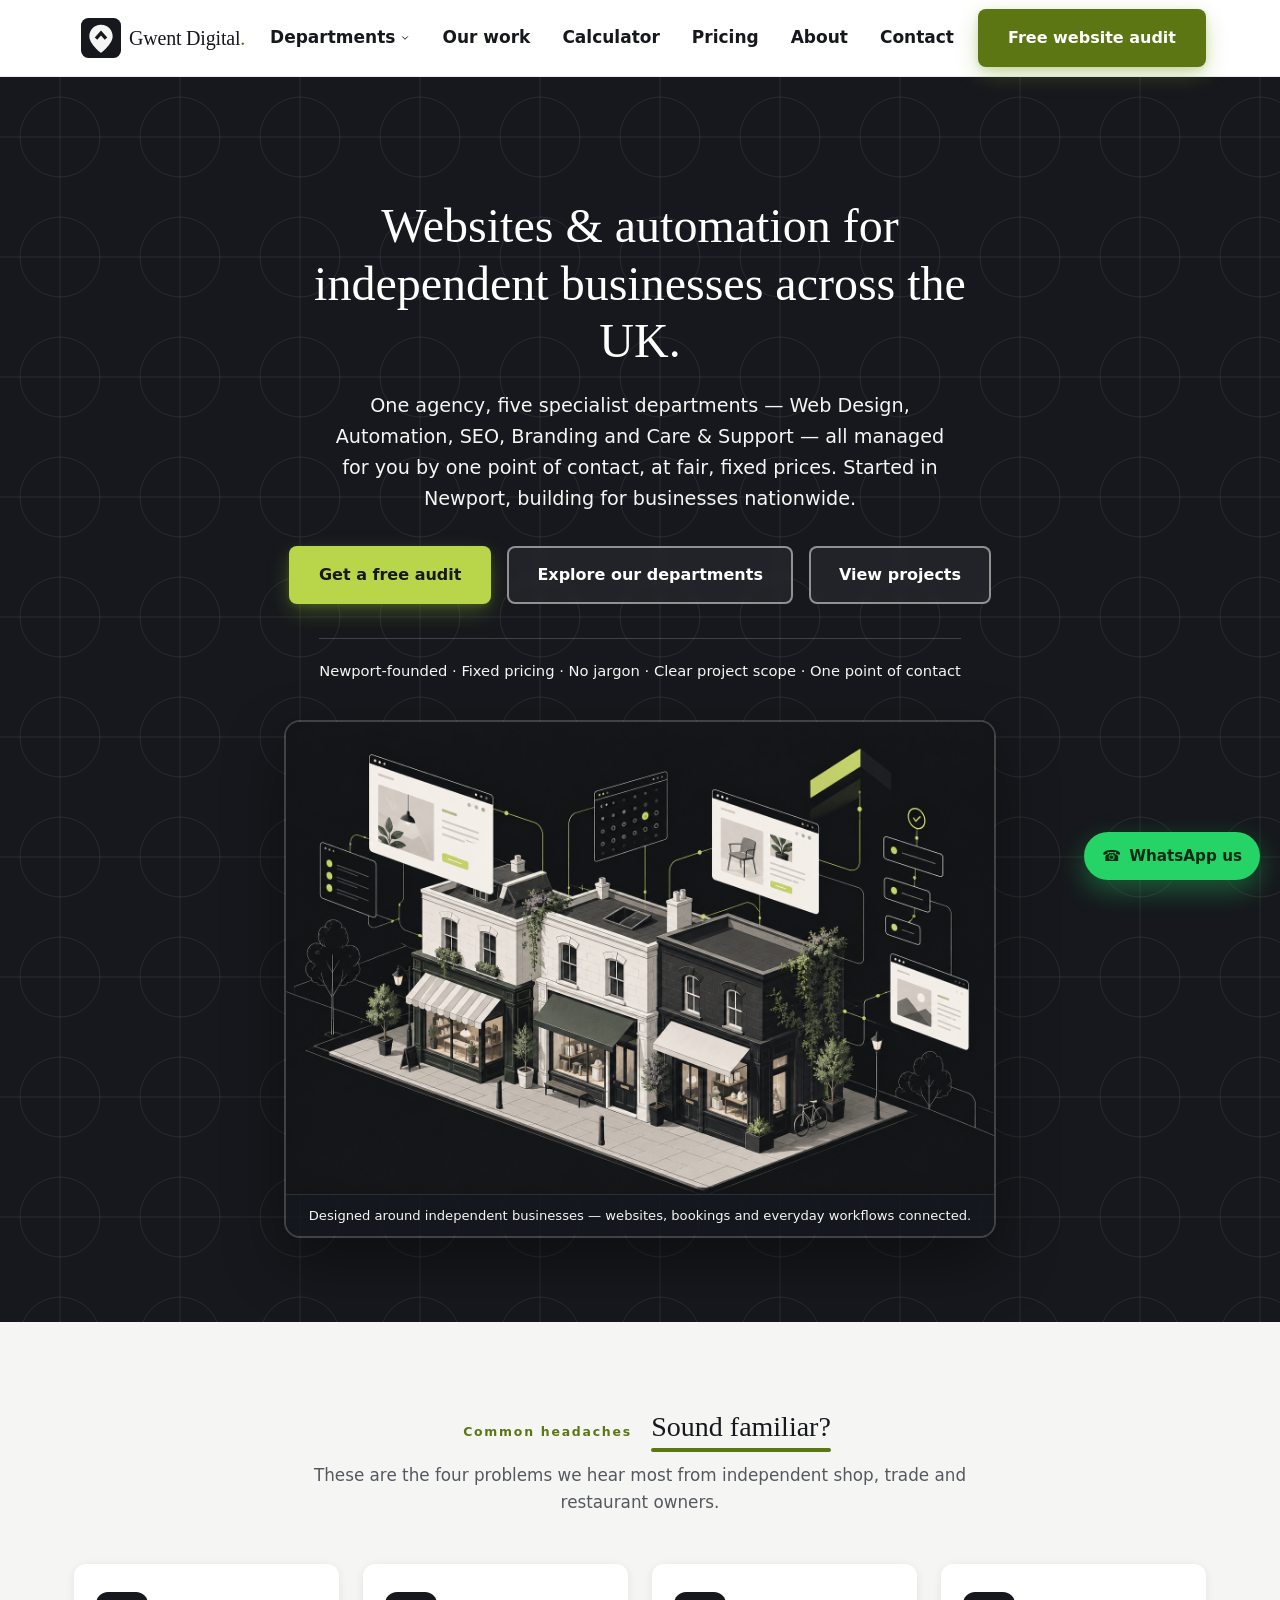
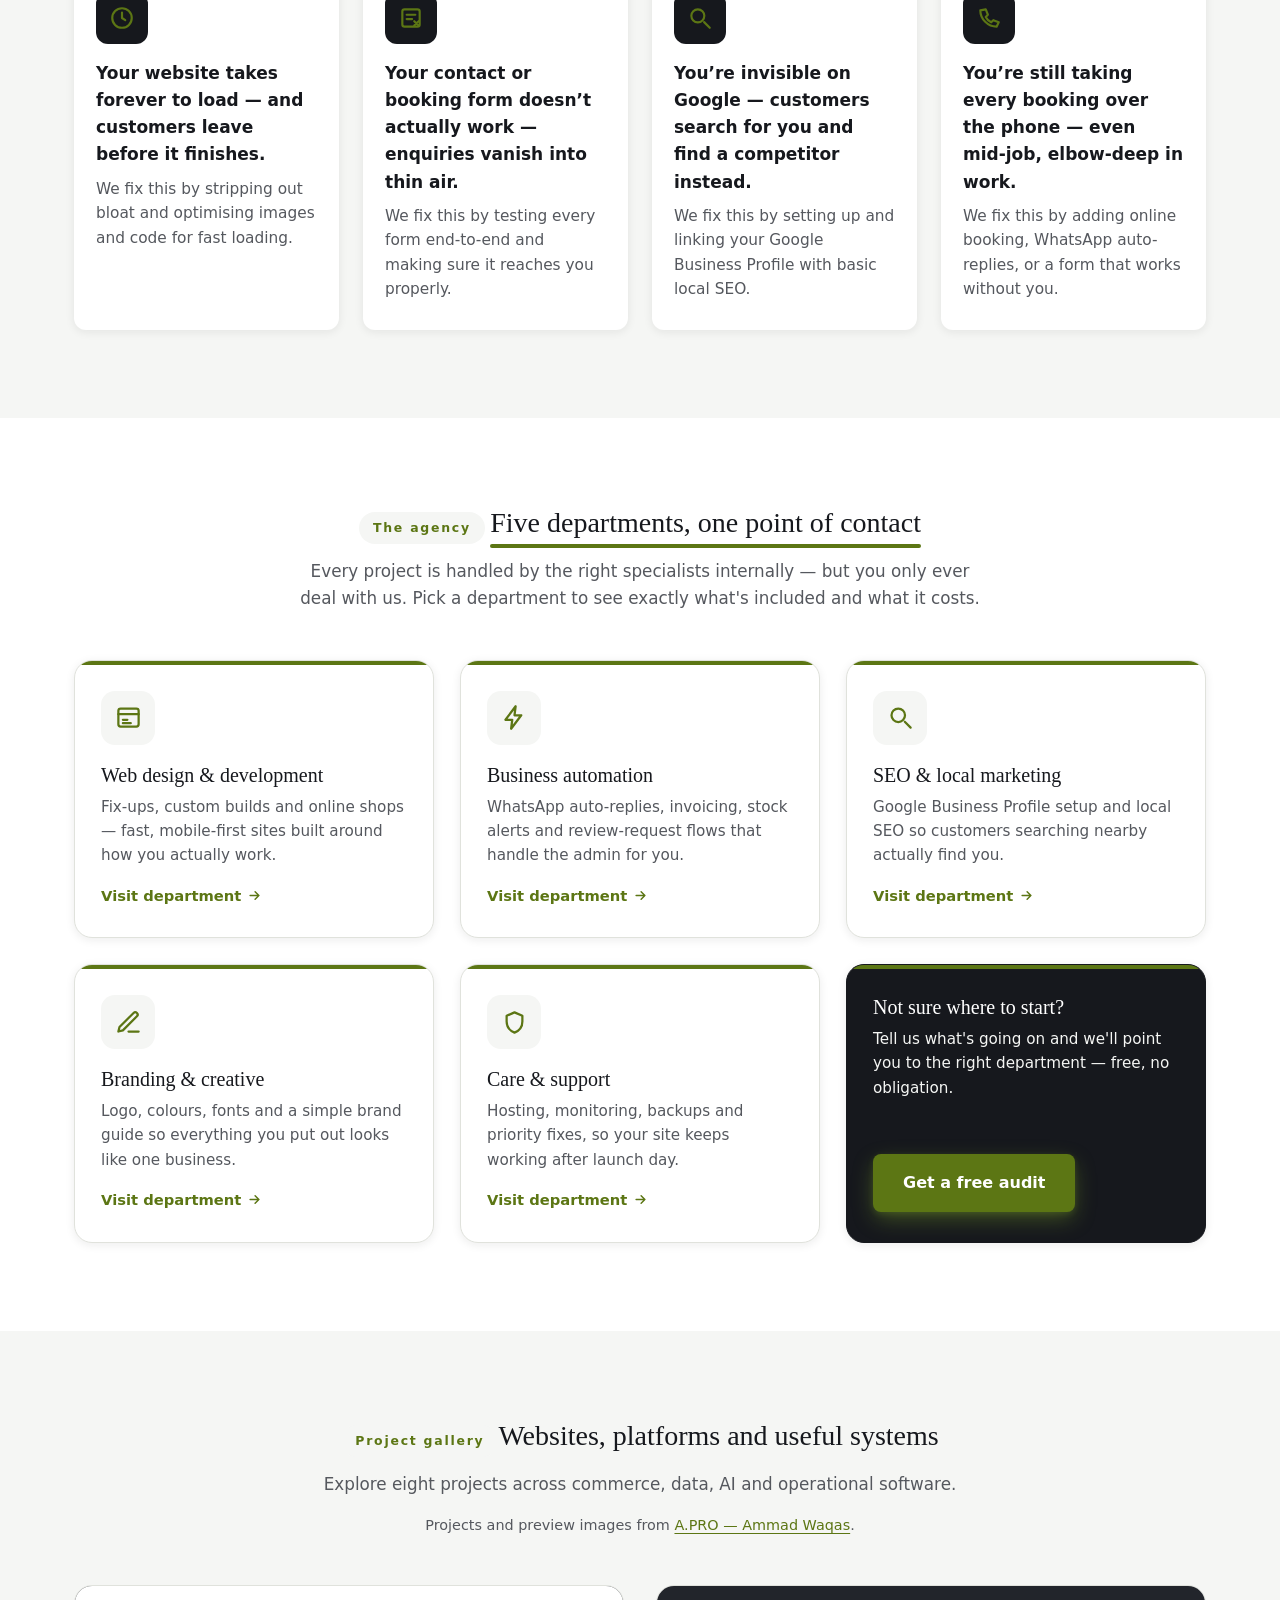
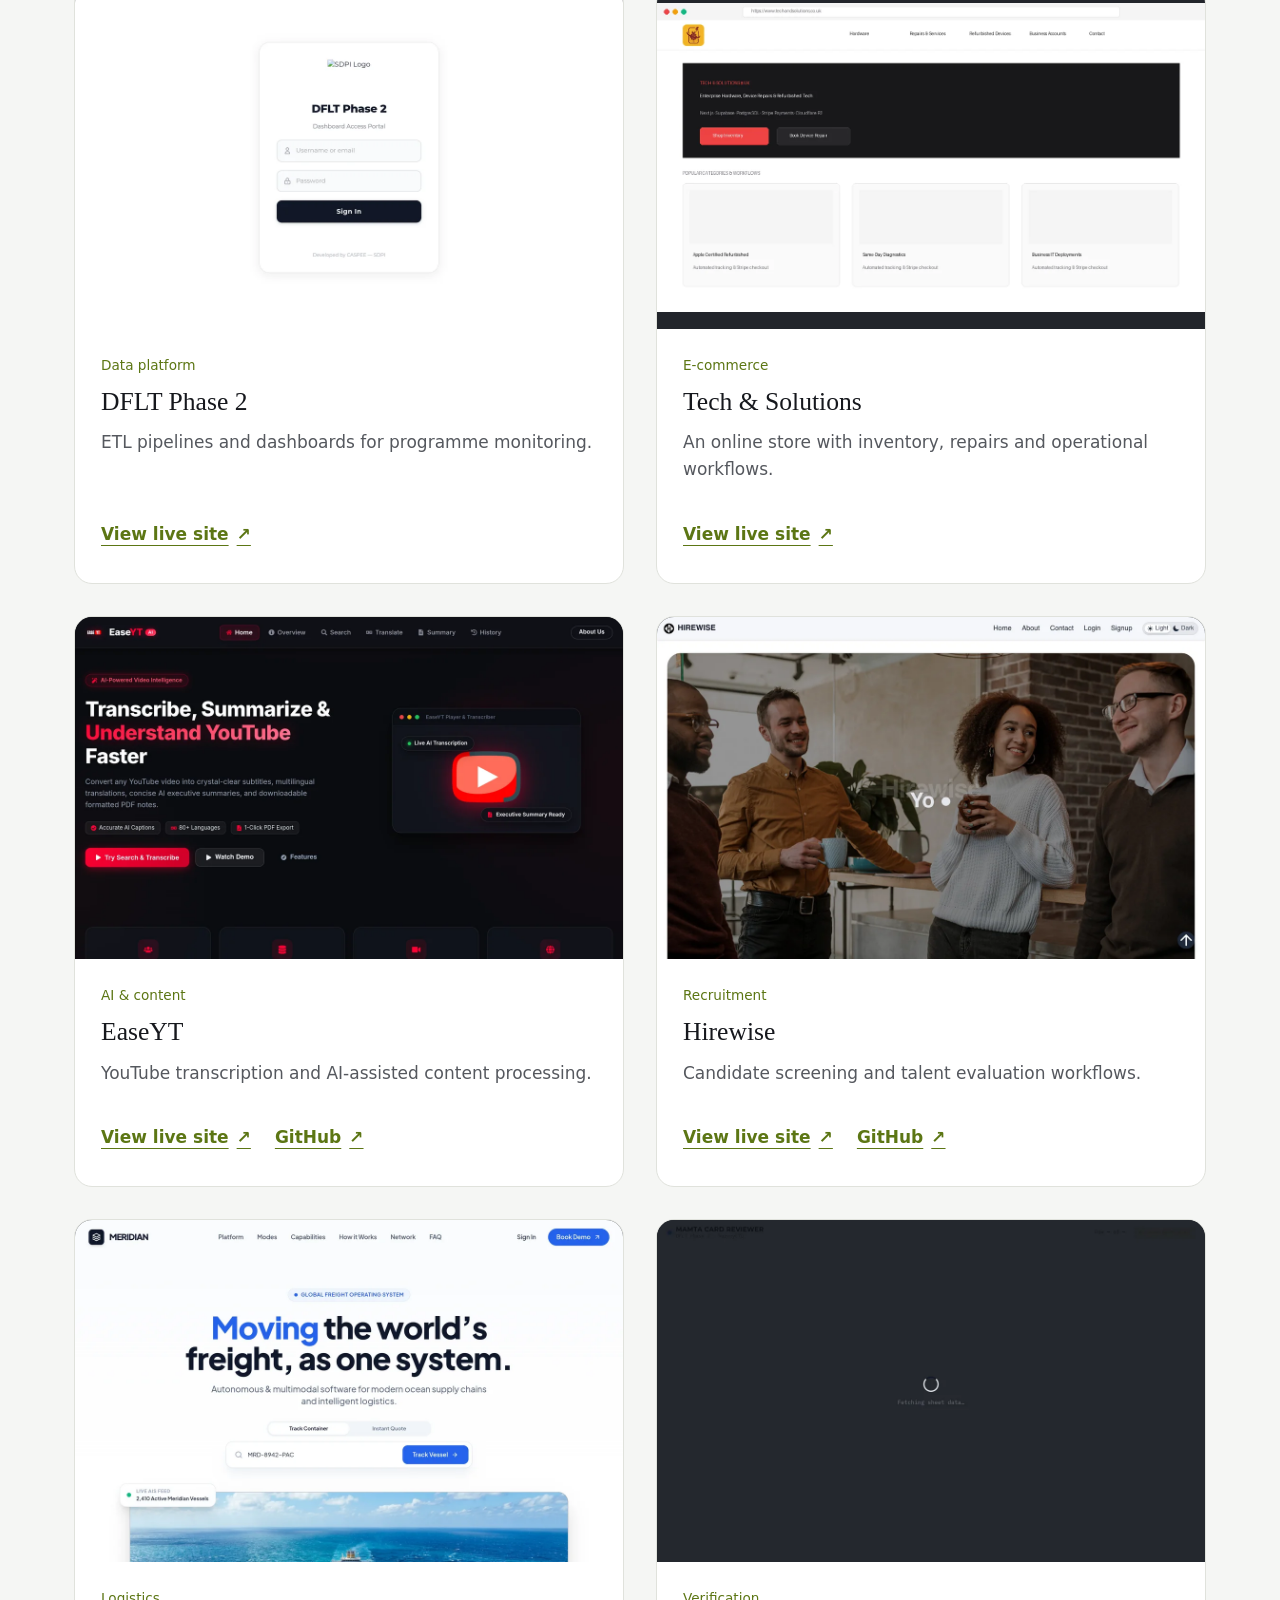
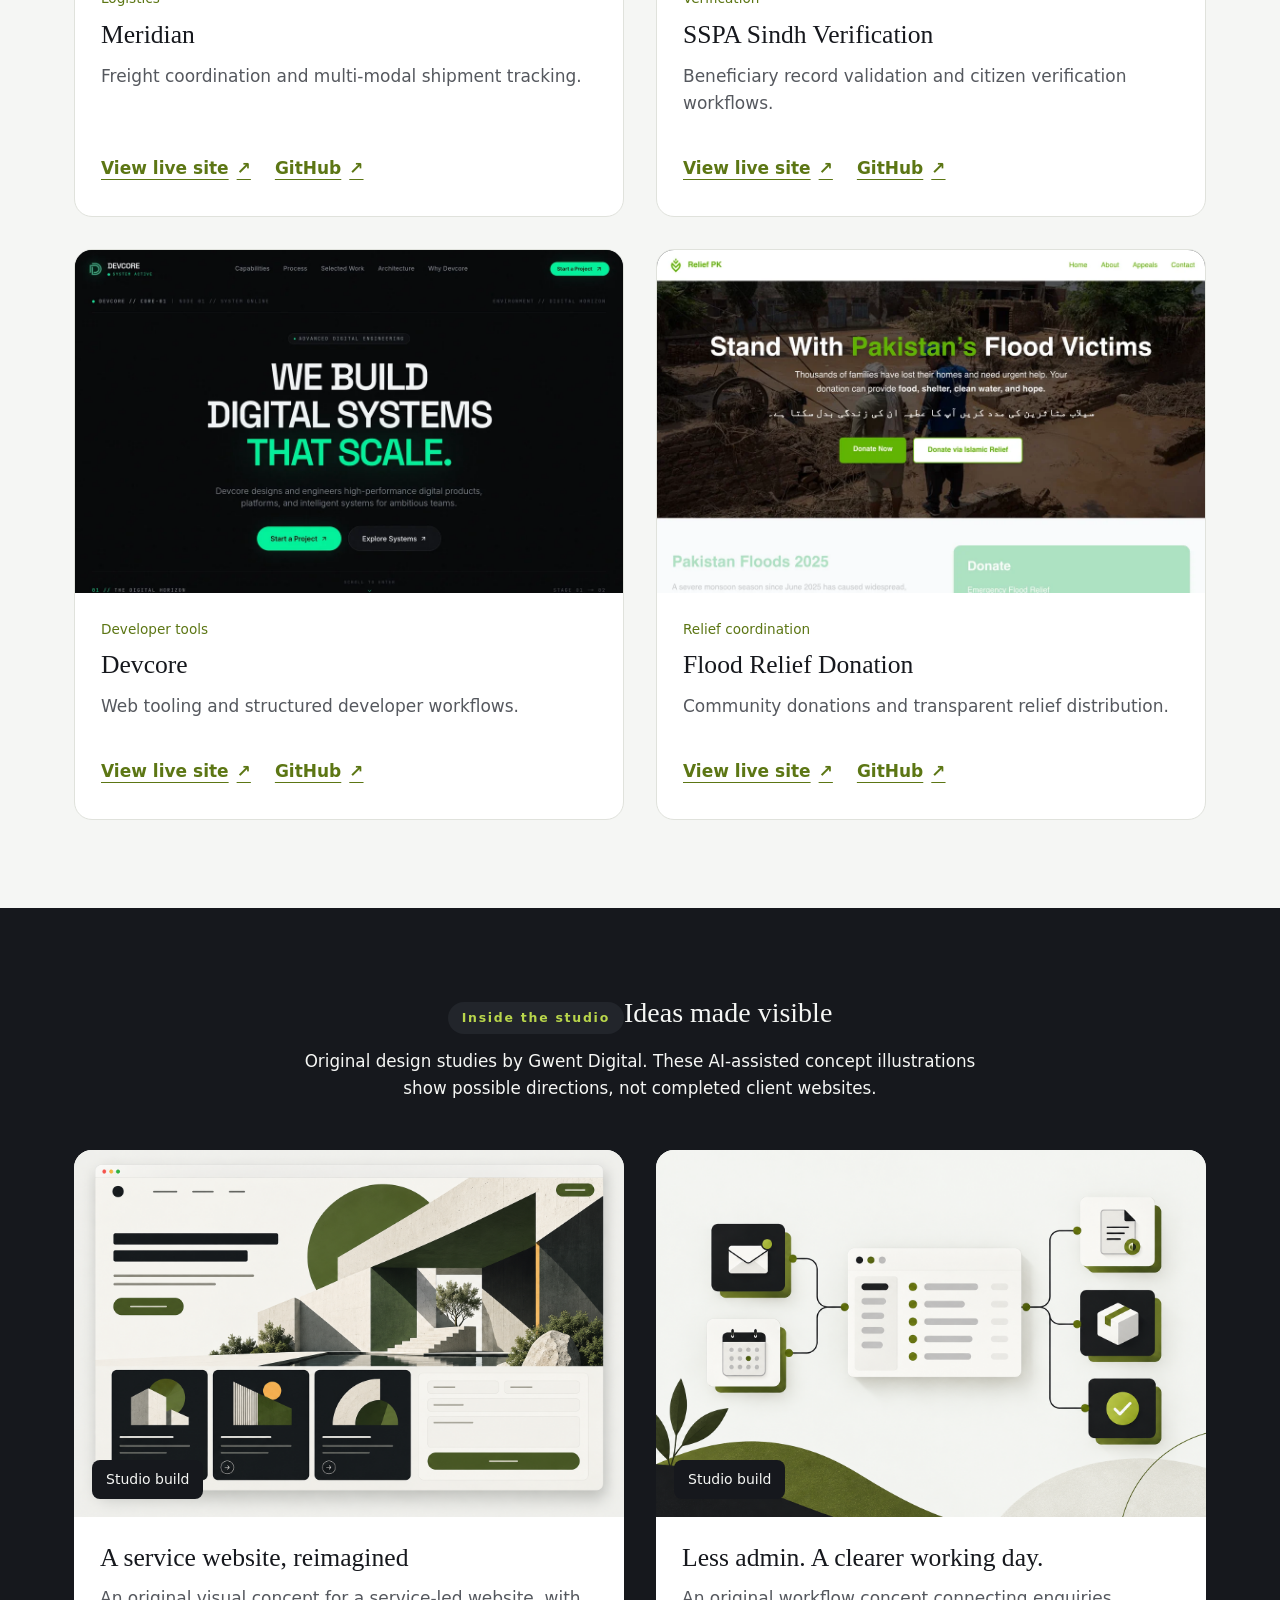
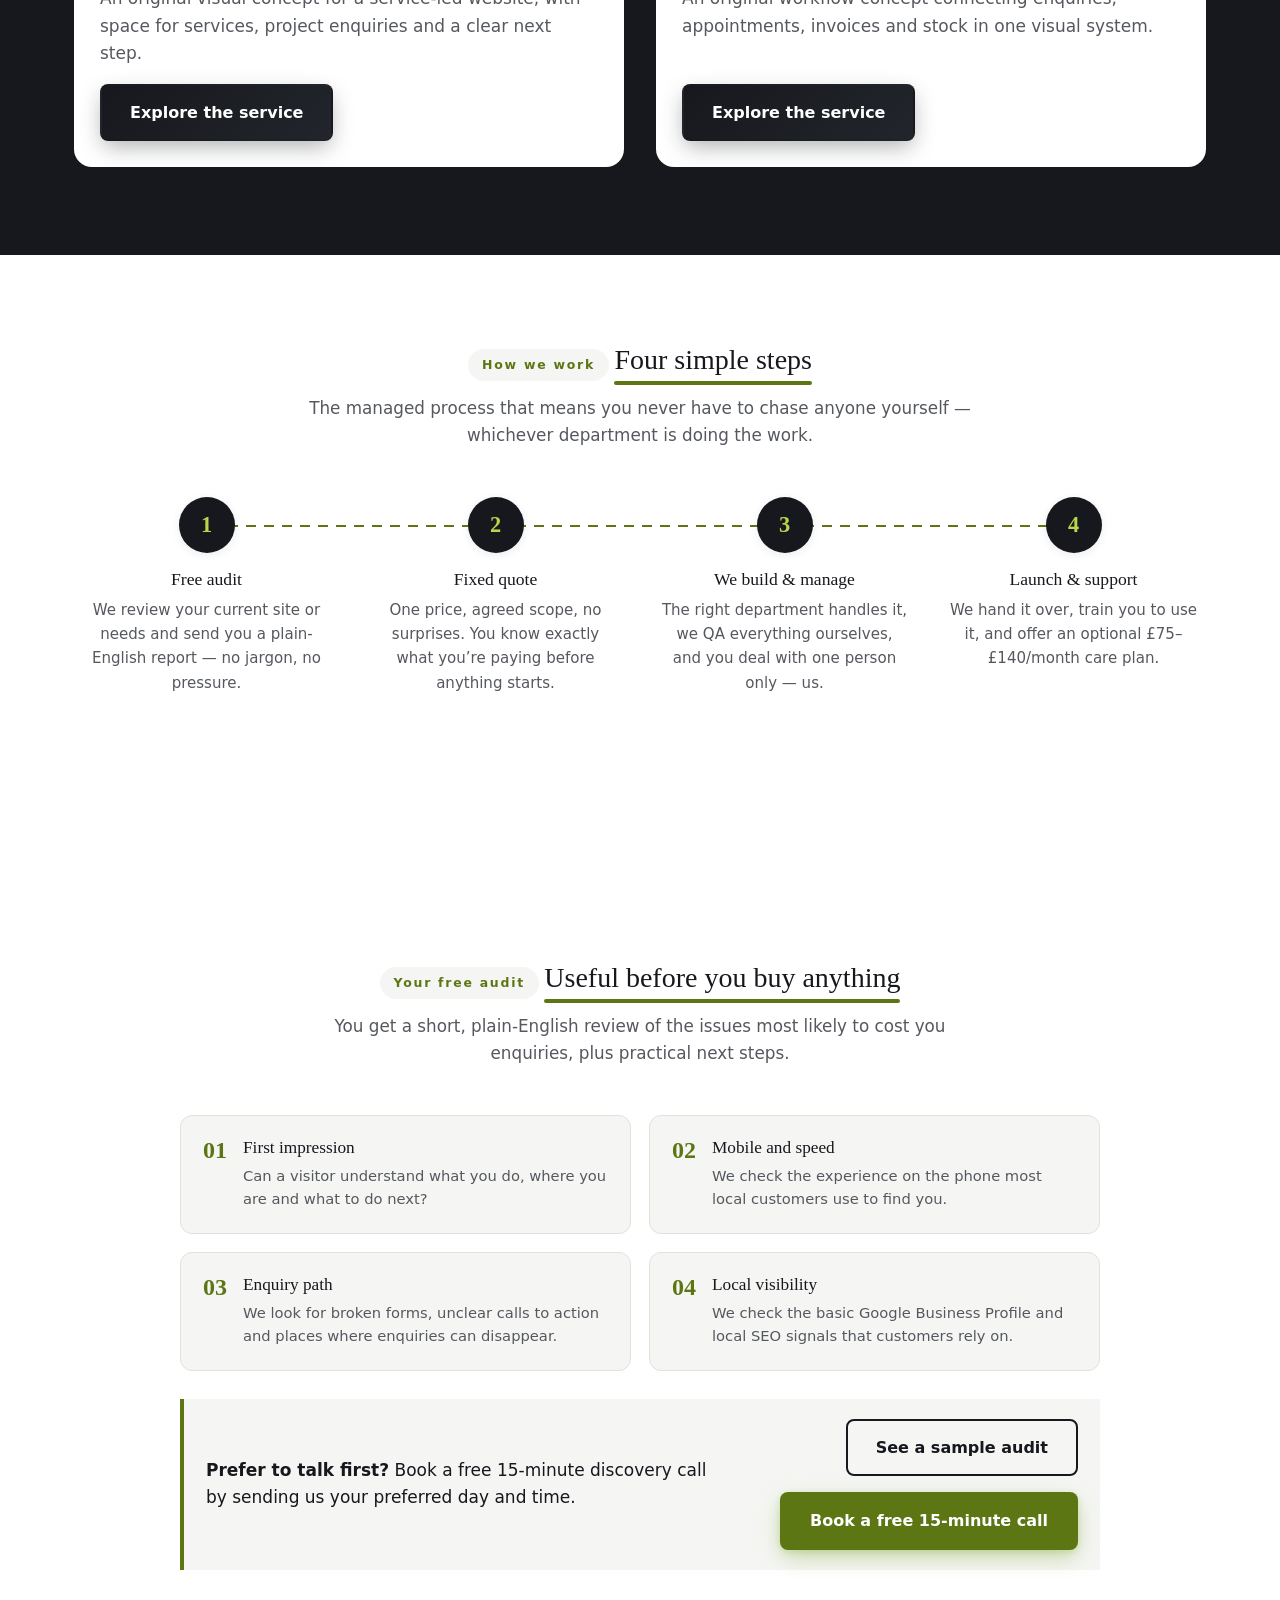
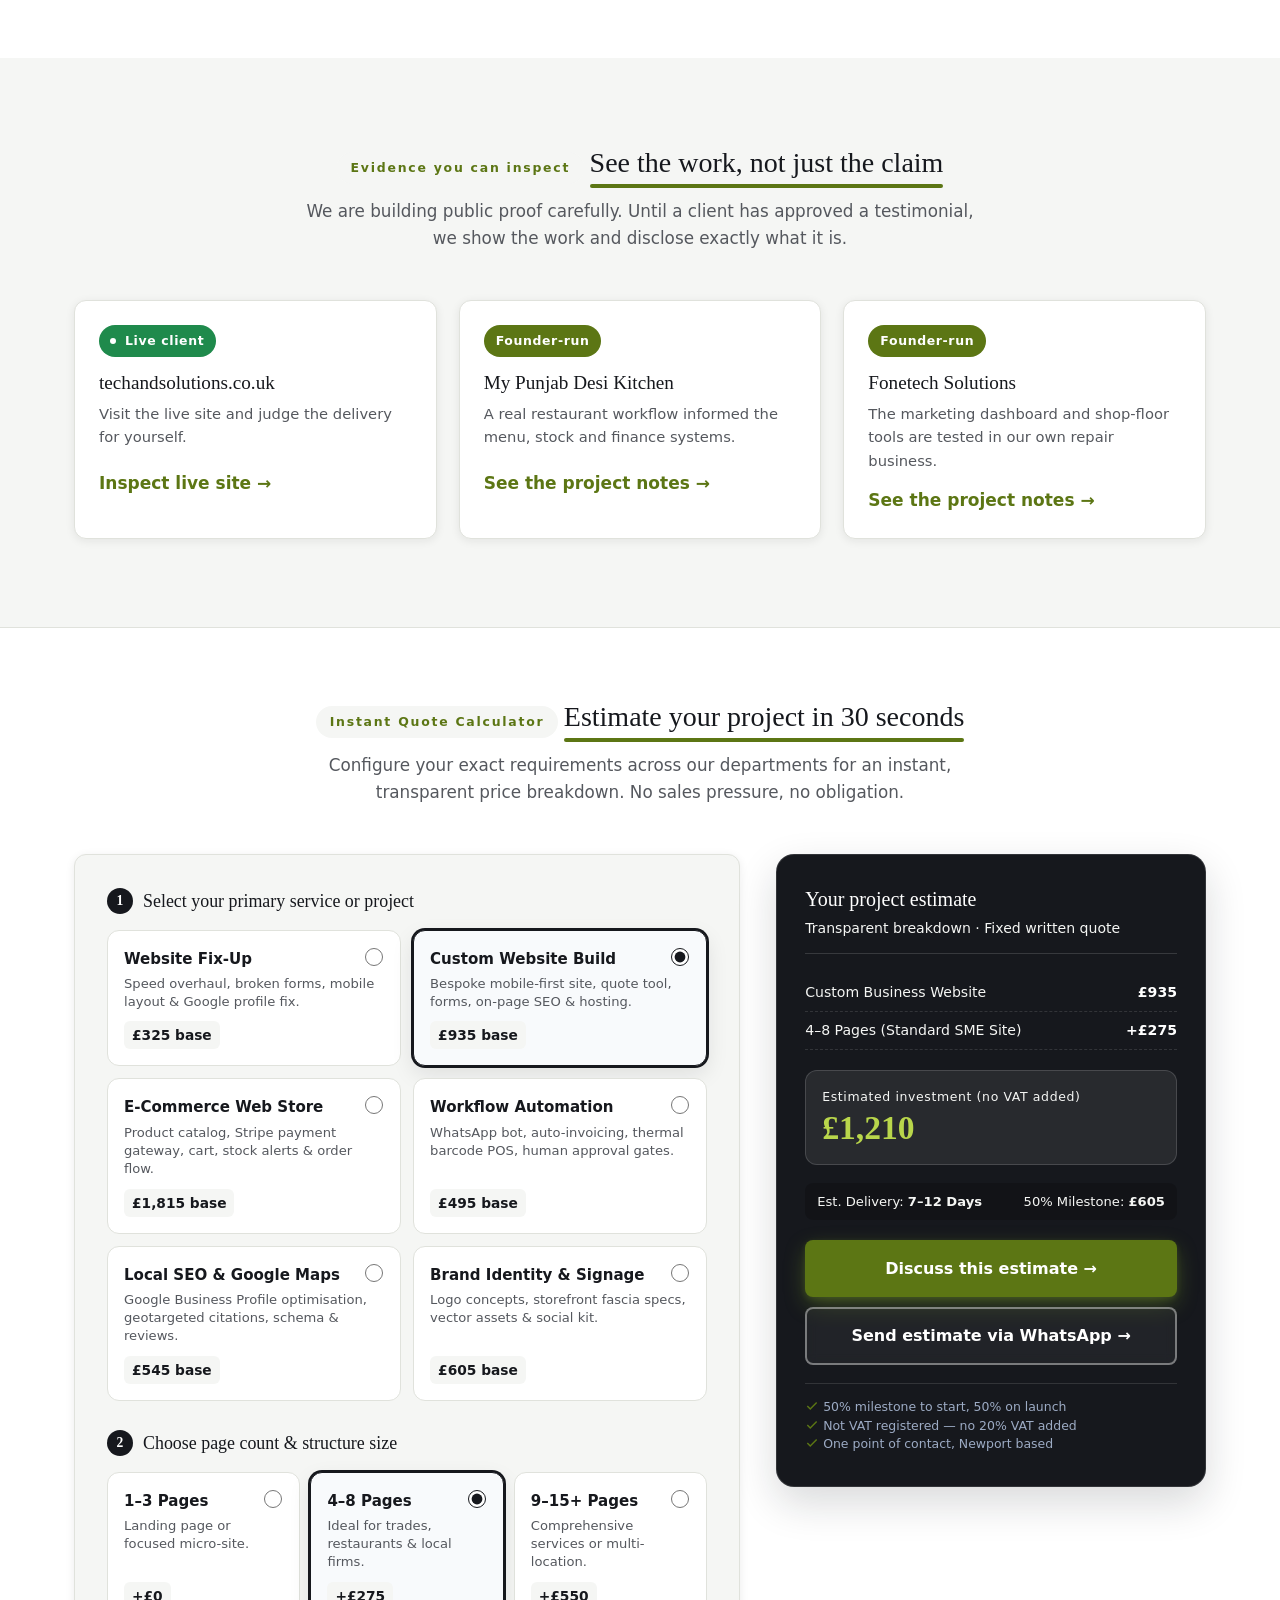
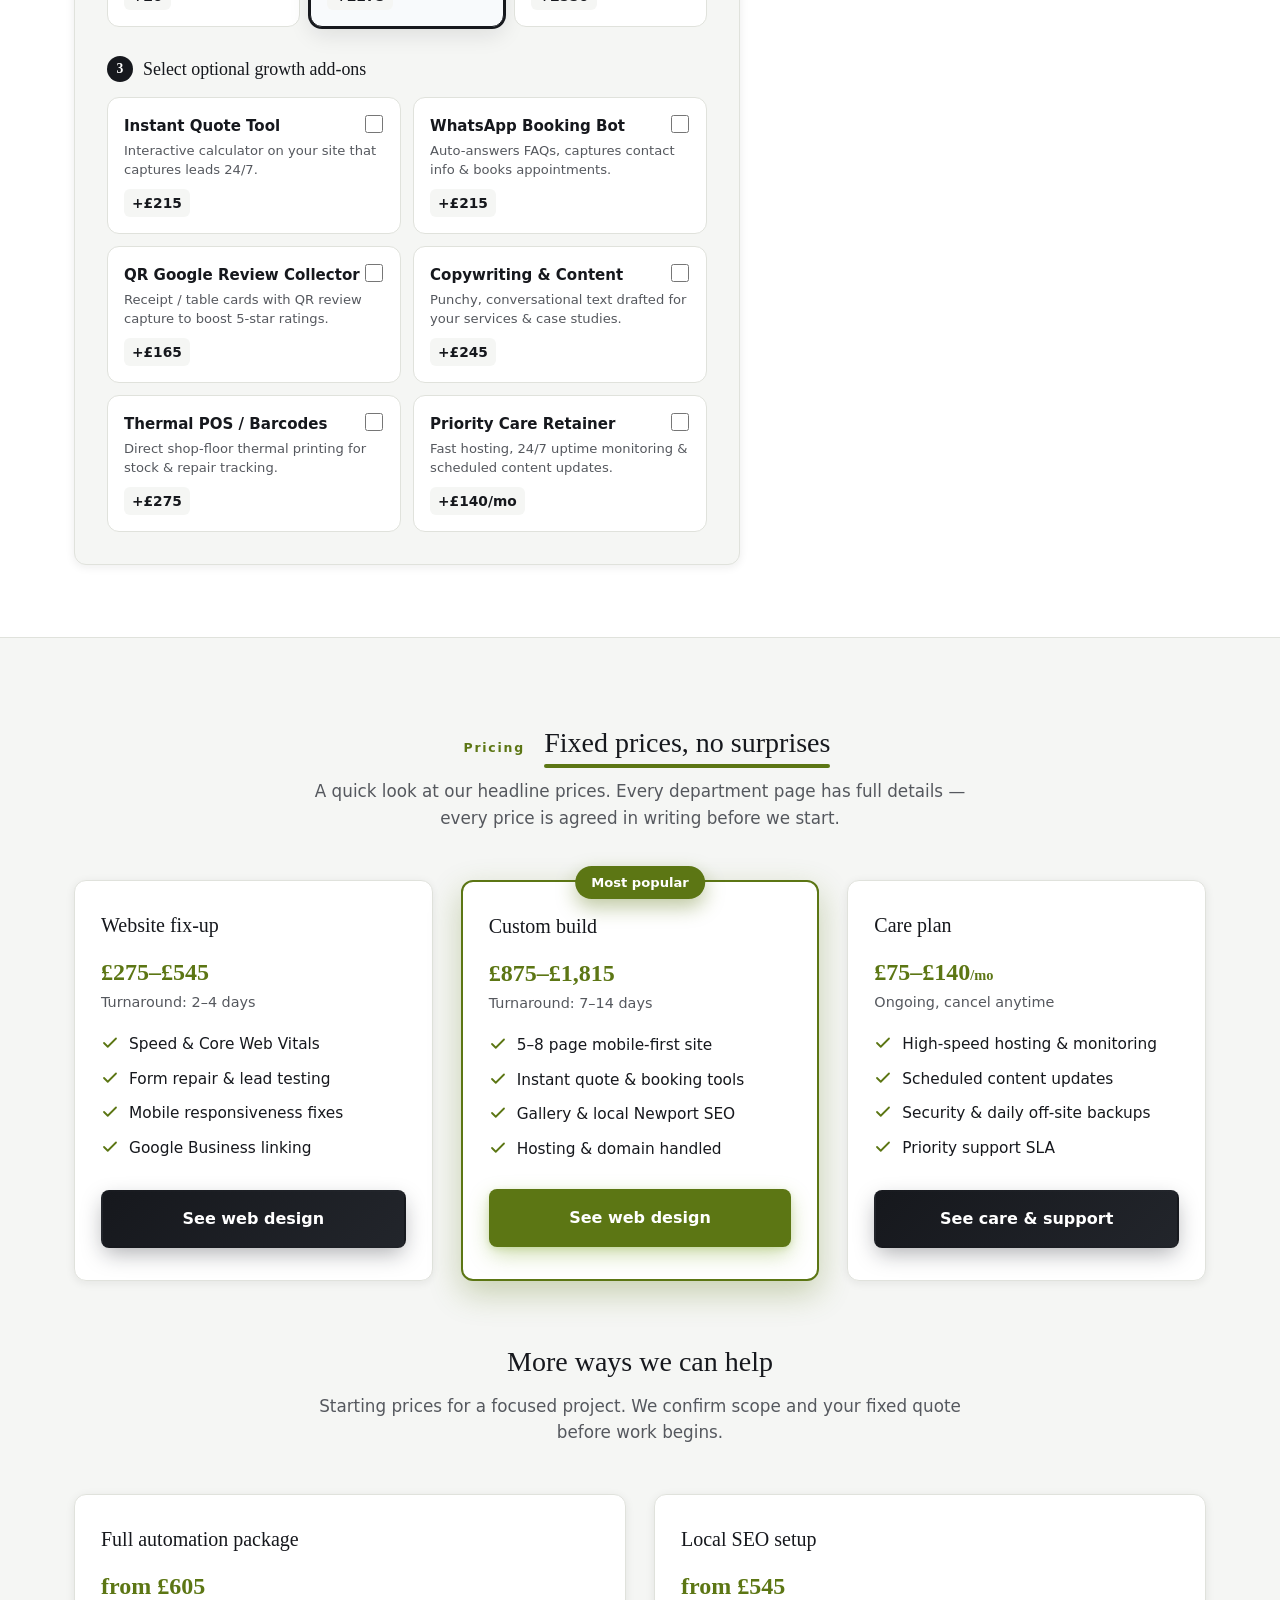
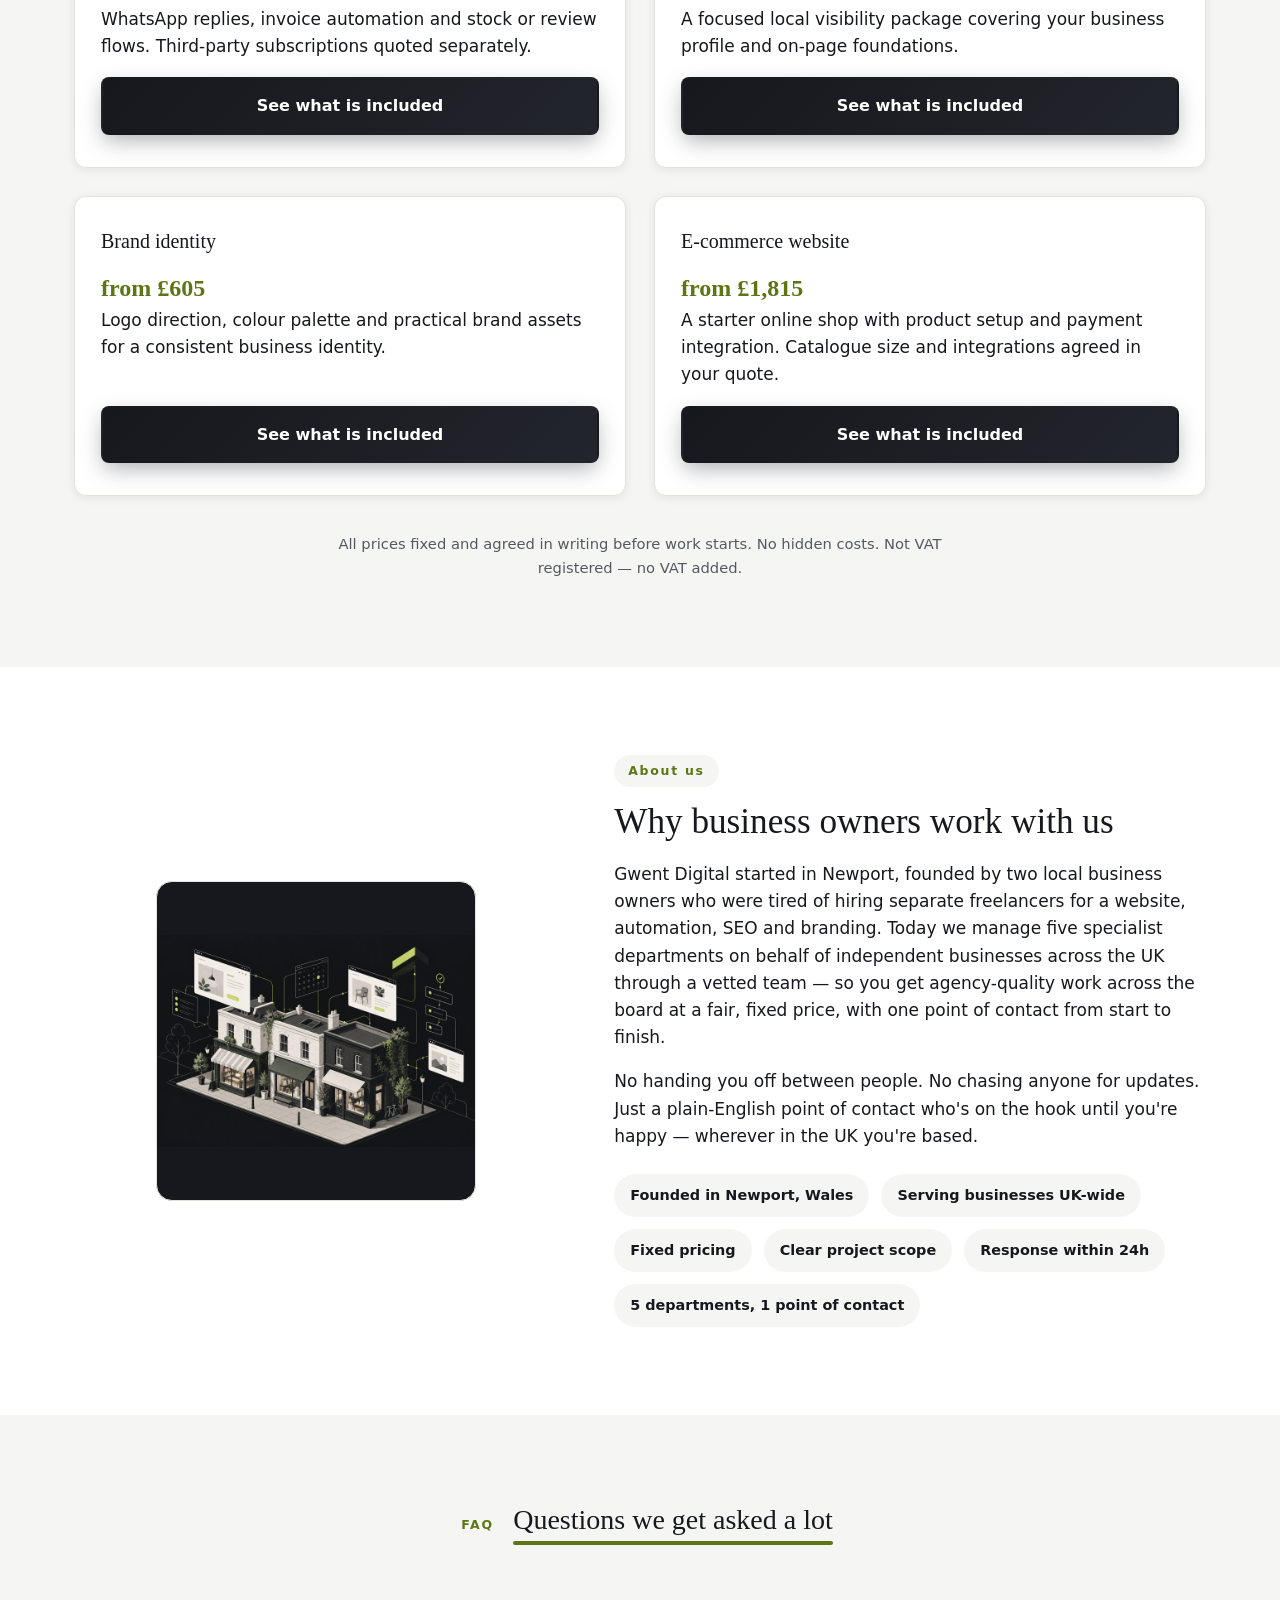
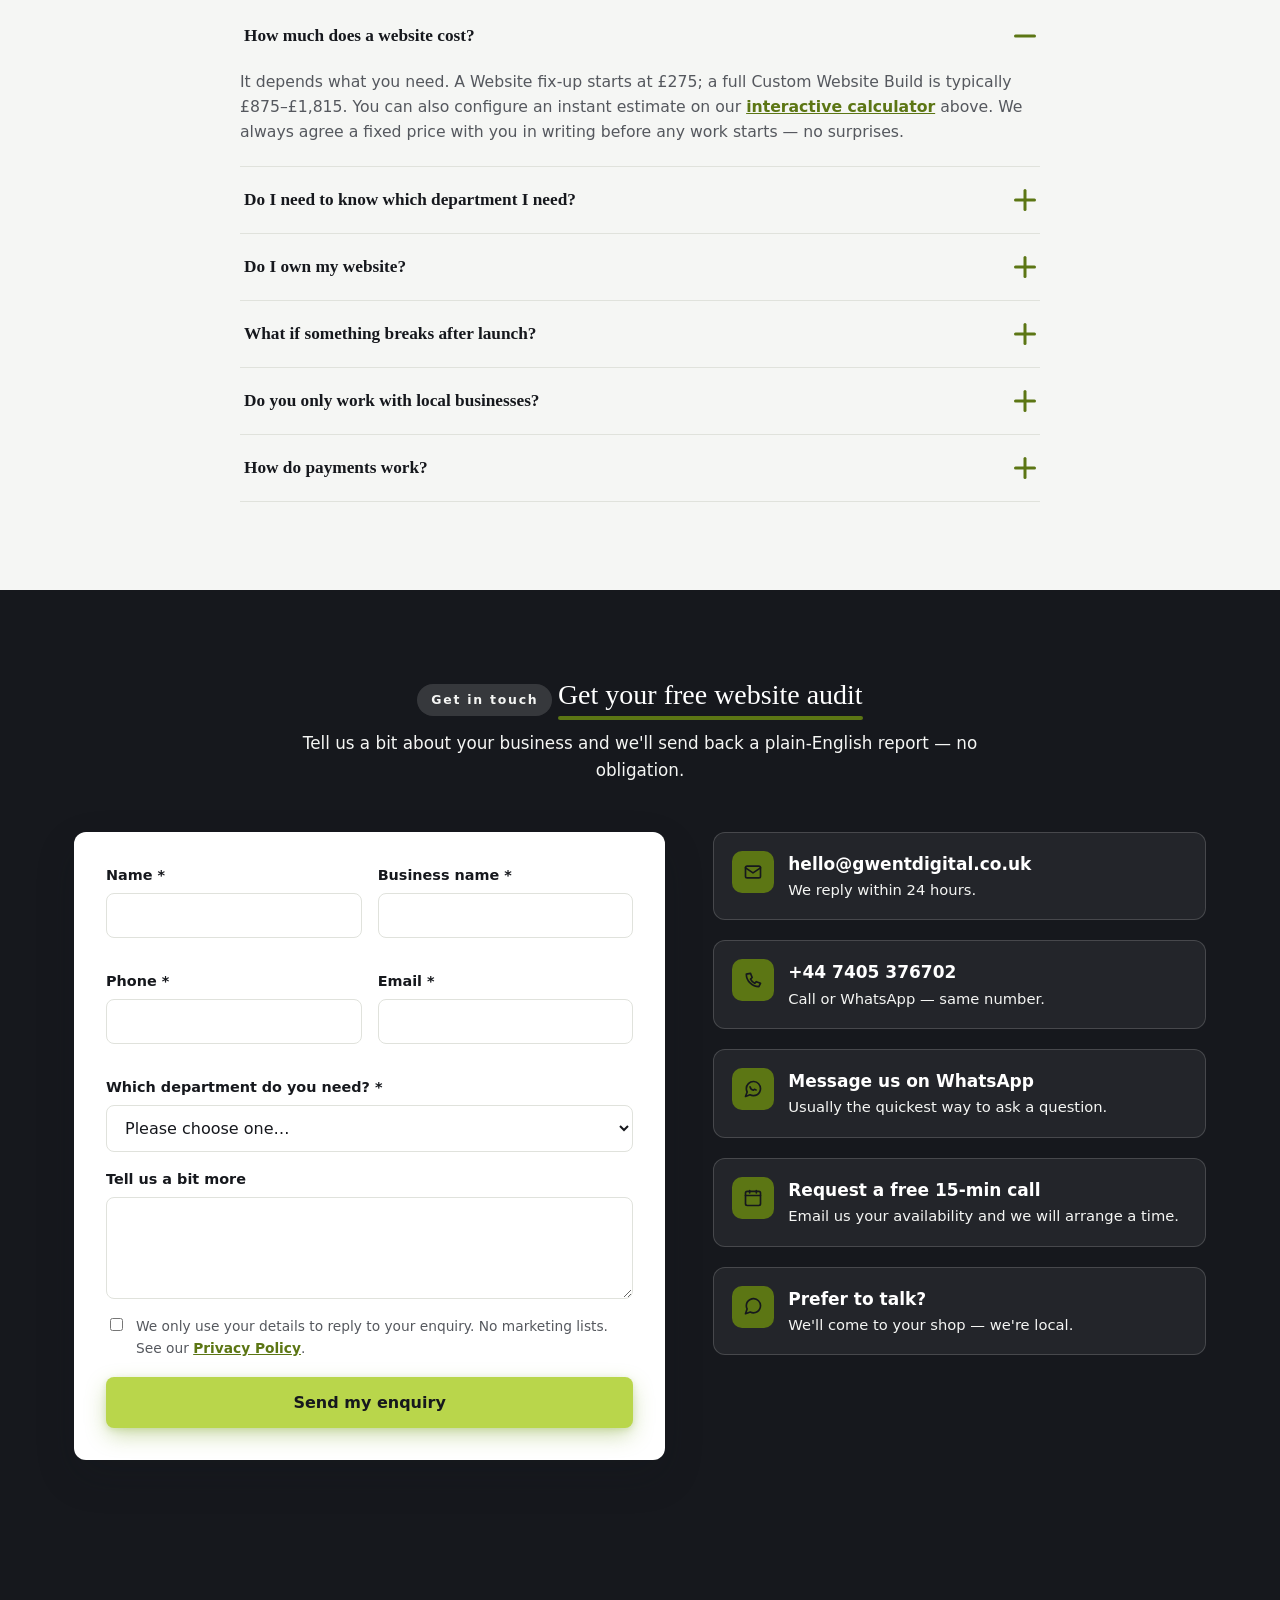
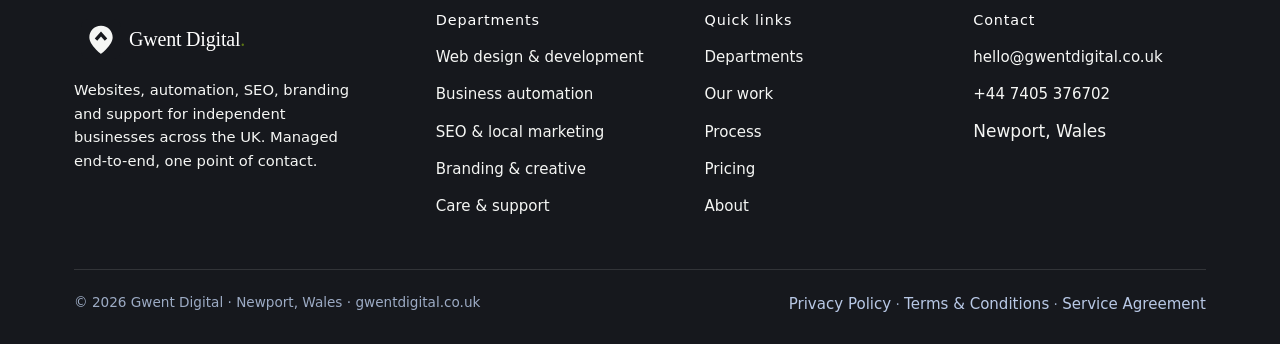
<file: index.html>
<!DOCTYPE html>
<html lang="en-GB">
<head>
<meta charset="UTF-8">
<meta name="viewport" content="width=device-width, initial-scale=1">
<title>Web Design & Digital Agency UK | Gwent Digital — Web, Automation, SEO, Branding &amp; Support</title>
<meta name="description" content="Gwent Digital is a five-department digital agency for independent businesses across the UK: Web Design, Automation, SEO & Local Marketing, Branding, and Care & Support. Fixed pricing, one point of contact.">
<meta name="author" content="Gwent Digital">
<meta name="robots" content="index, follow">
<link rel="canonical" href="https://gwentdigital.co.uk/">

<!-- Open Graph -->
<meta property="og:type" content="website">
<meta property="og:site_name" content="Gwent Digital">
<meta property="og:title" content="Gwent Digital — Web, Automation, SEO, Branding &amp; Support for Independent Businesses UK-Wide">
<meta property="og:description" content="Five specialist departments, one point of contact. Fixed pricing, no jargon, free website audit.">
<meta property="og:url" content="https://gwentdigital.co.uk/">
<meta property="og:locale" content="en_GB">
<meta name="twitter:card" content="summary_large_image">
<meta name="twitter:title" content="Gwent Digital — Websites, Automation, SEO, Branding &amp; Support">
<meta name="twitter:description" content="Fixed pricing, fast turnaround, one point of contact. Free website audit.">

<link rel="icon" type="image/svg+xml" href="assets/brand/favicon.svg">




<link rel="stylesheet" href="assets/css/style.css">

<script type="application/ld+json">
{
  "@context": "https://schema.org",
  "@type": "LocalBusiness",
  "name": "Gwent Digital",
  "url": "https://gwentdigital.co.uk/",
  "email": "hello@gwentdigital.co.uk",
  "telephone": "+447405376702",
  "priceRange": "££",
  "address": {
    "@type": "PostalAddress",
    "addressLocality": "Newport",
    "addressRegion": "Wales",
    "addressCountry": "GB"
  },
  "areaServed": "United Kingdom",
  "makesOffer": [
    { "@type": "Offer", "itemOffered": { "@type": "Service", "name": "Web Design & Development" } },
    { "@type": "Offer", "itemOffered": { "@type": "Service", "name": "Business Automation" } },
    { "@type": "Offer", "itemOffered": { "@type": "Service", "name": "SEO & Local Marketing" } },
    { "@type": "Offer", "itemOffered": { "@type": "Service", "name": "Branding & Creative" } },
    { "@type": "Offer", "itemOffered": { "@type": "Service", "name": "Care & Support" } }
  ]
}
</script>
</head>
<body>
<script>document.documentElement.classList.add('js');</script>

<a class="skip-link" href="#main">Skip to content</a>

<header class="navbar" id="navbar">
  <div class="nav-inner">
    <a href="#top" class="brand" aria-label="Gwent Digital — home">
      <img src="assets/brand/icon.svg" alt="" aria-hidden="true" class="logo-img" height="40">

      <span class="brand-name">Gwent Digital</span>
    </a>
    <ul class="nav-links">
      <li class="has-dropdown" id="dept-dropdown">
        <a href="#departments" class="dd-toggle" aria-haspopup="true" aria-expanded="false">Departments
          <svg class="nav-caret" viewBox="0 0 24 24" fill="none" stroke="currentColor" stroke-width="2.4" stroke-linecap="round" stroke-linejoin="round"><path d="M6 9l6 6 6-6"/></svg>
        </a>
        <div class="dropdown-menu">
          <a class="dropdown-item" data-accent="web-design" href="departments/web-design.html">
            <span class="dd-icon"><svg viewBox="0 0 24 24" fill="none" stroke-width="2" stroke-linecap="round" stroke-linejoin="round"><rect x="3" y="4" width="18" height="16" rx="2"/><path d="M3 9h18"/><path d="M7 14h4M7 17h7"/></svg></span>
            <span class="dd-copy"><strong>Web design &amp; development</strong><small>Fast, mobile-first websites, built and managed end-to-end.</small></span>
          </a>
          <a class="dropdown-item" data-accent="automation" href="departments/automation.html">
            <span class="dd-icon"><svg viewBox="0 0 24 24" fill="none" stroke-width="2" stroke-linecap="round" stroke-linejoin="round"><path d="M13 2L4 14h6l-1 8 9-12h-6l1-8z"/></svg></span>
            <span class="dd-copy"><strong>Business automation</strong><small>WhatsApp replies, invoicing and stock alerts that run themselves.</small></span>
          </a>
          <a class="dropdown-item" data-accent="seo-marketing" href="departments/seo-marketing.html">
            <span class="dd-icon"><svg viewBox="0 0 24 24" fill="none" stroke-width="2" stroke-linecap="round" stroke-linejoin="round"><circle cx="10" cy="10" r="6"/><path d="M21 21l-5.2-5.2"/></svg></span>
            <span class="dd-copy"><strong>SEO &amp; local marketing</strong><small>Get found on Google before your competitors do.</small></span>
          </a>
          <a class="dropdown-item" data-accent="branding" href="departments/branding.html">
            <span class="dd-icon"><svg viewBox="0 0 24 24" fill="none" stroke-width="2" stroke-linecap="round" stroke-linejoin="round"><path d="M12 20h9"/><path d="M16.5 3.5a2.12 2.12 0 013 3L7 19l-4 1 1-4 12.5-12.5z"/></svg></span>
            <span class="dd-copy"><strong>Branding &amp; creative</strong><small>Logos, colours and a visual identity people remember.</small></span>
          </a>
          <a class="dropdown-item" data-accent="care-support" href="departments/care-support.html">
            <span class="dd-icon"><svg viewBox="0 0 24 24" fill="none" stroke-width="2" stroke-linecap="round" stroke-linejoin="round"><path d="M12 3l7 3v5c0 5-3.2 8.4-7 10-3.8-1.6-7-5-7-10V6l7-3z"/></svg></span>
            <span class="dd-copy"><strong>Care &amp; support</strong><small>Hosting, monitoring and updates so nothing breaks quietly.</small></span>
          </a>
        </div>
      </li>
      <li><a href="#work">Our work</a></li>


      <li><a href="#calculator">Calculator</a></li>
      <li><a href="#pricing">Pricing</a></li>
      <li><a href="#about">About</a></li>
      <li><a href="#contact">Contact</a></li>
      <li><a class="btn btn-gold nav-cta" href="#contact">Free website audit</a></li>
    </ul>
    <button class="hamburger" id="hamburger" aria-label="Open menu" aria-expanded="false" aria-controls="mobile-panel">
      <svg class="icon-open" viewBox="0 0 24 24" fill="none" stroke="#14181F" stroke-width="2" stroke-linecap="round"><path d="M3 6h18M3 12h18M3 18h18"/></svg>
      <svg class="icon-close" viewBox="0 0 24 24" fill="none" stroke="#14181F" stroke-width="2" stroke-linecap="round"><path d="M6 6l12 12M18 6L6 18"/></svg>
    </button>
  </div>
  <nav class="mobile-panel" id="mobile-panel" aria-label="Mobile navigation">
    <ul>
      <li class="mp-group-label">Departments</li>
      <li><a class="mp-sub" href="departments/web-design.html">Web design &amp; development</a></li>
      <li><a class="mp-sub" href="departments/automation.html">Business automation</a></li>
      <li><a class="mp-sub" href="departments/seo-marketing.html">SEO &amp; local marketing</a></li>
      <li><a class="mp-sub" href="departments/branding.html">Branding &amp; creative</a></li>
      <li><a class="mp-sub" href="departments/care-support.html">Care &amp; support</a></li>
      <li><a href="#work">Our work</a></li>


      <li><a href="#calculator">Calculator</a></li>
      <li><a href="#pricing">Pricing</a></li>
      <li><a href="#about">About</a></li>
      <li><a href="#contact">Contact</a></li>
    </ul>
    <a class="btn btn-gold btn-block nav-cta" href="#contact">Free website audit</a>
  </nav>
</header>

<main id="main">

<!-- HERO -->
<section class="hero" id="top">
  <div class="container hero-inner reveal">
    <h1>Websites &amp; automation for independent businesses across the UK.</h1>
    <p class="subline">One agency, five specialist departments &mdash; Web Design, Automation, SEO, Branding and Care &amp; Support &mdash; all managed for you by one point of contact, at fair, fixed prices. Started in Newport, building for businesses nationwide.</p>
    <div class="hero-actions">
      <a href="#contact" class="btn btn-gold">Get a free audit</a>
      <a href="#departments" class="btn btn-outline">Explore our departments</a>
      <a href="#work" class="btn btn-outline">View projects</a>
    </div>
    <div class="trust-strip">Newport-founded &middot; Fixed pricing &middot; No jargon &middot; Clear project scope &middot; One point of contact</div>

    <div class="hero-visual">
      <picture>

        <img src="assets/studio/connected-business.png" alt="Illustration of independent shops connected to websites and business tools" width="1536" height="1024" loading="eager" fetchpriority="high" decoding="async">
      </picture>
      <div class="hero-visual-caption">Designed around independent businesses &mdash; websites, bookings and everyday workflows connected.</div>
    </div>
  </div>
</section>

<!-- PROBLEMS WE FIX -->
<section class="problems" id="problems">
  <div class="container">
    <div class="section-head reveal">
      <span class="section-label">Common headaches</span>
      <h2 class="underline">Sound familiar?</h2>
      <p>These are the four problems we hear most from independent shop, trade and restaurant owners.</p>
    </div>
    <div class="problem-grid reveal-stagger">
      <div class="problem-card">
        <div class="icon-wrap"><svg viewBox="0 0 24 24" fill="none" stroke-width="2" stroke-linecap="round" stroke-linejoin="round"><circle cx="12" cy="12" r="9"/><path d="M12 7v5l3 2"/></svg></div>
        <p class="pain">Your website takes forever to load &mdash; and customers leave before it finishes.</p>
        <p class="fix">We fix this by stripping out bloat and optimising images and code for fast loading.</p>
      </div>
      <div class="problem-card">
        <div class="icon-wrap"><svg viewBox="0 0 24 24" fill="none" stroke-width="2" stroke-linecap="round" stroke-linejoin="round"><rect x="4" y="4" width="16" height="16" rx="2"/><path d="M8 9h8M8 13h5"/><path d="M15 15l4 4M19 15l-4 4"/></svg></div>
        <p class="pain">Your contact or booking form doesn&rsquo;t actually work &mdash; enquiries vanish into thin air.</p>
        <p class="fix">We fix this by testing every form end-to-end and making sure it reaches you properly.</p>
      </div>
      <div class="problem-card">
        <div class="icon-wrap"><svg viewBox="0 0 24 24" fill="none" stroke-width="2" stroke-linecap="round" stroke-linejoin="round"><circle cx="10" cy="10" r="6"/><path d="M21 21l-5.2-5.2"/></svg></div>
        <p class="pain">You&rsquo;re invisible on Google &mdash; customers search for you and find a competitor instead.</p>
        <p class="fix">We fix this by setting up and linking your Google Business Profile with basic local SEO.</p>
      </div>
      <div class="problem-card">
        <div class="icon-wrap"><svg viewBox="0 0 24 24" fill="none" stroke-width="2" stroke-linecap="round" stroke-linejoin="round"><path d="M4 5c0 8 7 15 15 15l2-4-5-2-2 2c-2-1-4-3-5-5l2-2-2-5z"/></svg></div>
        <p class="pain">You&rsquo;re still taking every booking over the phone &mdash; even mid-job, elbow-deep in work.</p>
        <p class="fix">We fix this by adding online booking, WhatsApp auto-replies, or a form that works without you.</p>
      </div>
    </div>
  </div>
</section>

<!-- DEPARTMENTS -->
<section id="departments">
  <div class="container">
    <div class="section-head reveal">
      <span class="section-label">The agency</span>
      <h2 class="underline">Five departments, one point of contact</h2>
      <p>Every project is handled by the right specialists internally &mdash; but you only ever deal with us. Pick a department to see exactly what's included and what it costs.</p>
    </div>
    <div class="dept-grid reveal-stagger">

      <a class="dept-card" data-accent="web-design" href="departments/web-design.html">
        <div class="icon-wrap"><svg viewBox="0 0 24 24" fill="none" stroke-width="2" stroke-linecap="round" stroke-linejoin="round"><rect x="3" y="4" width="18" height="16" rx="2"/><path d="M3 9h18"/><path d="M7 14h4M7 17h7"/></svg></div>
        <h3>Web design &amp; development</h3>
        <p>Fix-ups, custom builds and online shops &mdash; fast, mobile-first sites built around how you actually work.</p>
        <span class="dept-link">Visit department <svg viewBox="0 0 24 24" fill="none" stroke="currentColor" stroke-width="2.4" stroke-linecap="round" stroke-linejoin="round"><path d="M5 12h14M13 6l6 6-6 6"/></svg></span>
      </a>

      <a class="dept-card" data-accent="automation" href="departments/automation.html">
        <div class="icon-wrap"><svg viewBox="0 0 24 24" fill="none" stroke-width="2" stroke-linecap="round" stroke-linejoin="round"><path d="M13 2L4 14h6l-1 8 9-12h-6l1-8z"/></svg></div>
        <h3>Business automation</h3>
        <p>WhatsApp auto-replies, invoicing, stock alerts and review-request flows that handle the admin for you.</p>
        <span class="dept-link">Visit department <svg viewBox="0 0 24 24" fill="none" stroke="currentColor" stroke-width="2.4" stroke-linecap="round" stroke-linejoin="round"><path d="M5 12h14M13 6l6 6-6 6"/></svg></span>
      </a>

      <a class="dept-card" data-accent="seo-marketing" href="departments/seo-marketing.html">
        <div class="icon-wrap"><svg viewBox="0 0 24 24" fill="none" stroke-width="2" stroke-linecap="round" stroke-linejoin="round"><circle cx="10" cy="10" r="6"/><path d="M21 21l-5.2-5.2"/></svg></div>
        <h3>SEO &amp; local marketing</h3>
        <p>Google Business Profile setup and local SEO so customers searching nearby actually find you.</p>
        <span class="dept-link">Visit department <svg viewBox="0 0 24 24" fill="none" stroke="currentColor" stroke-width="2.4" stroke-linecap="round" stroke-linejoin="round"><path d="M5 12h14M13 6l6 6-6 6"/></svg></span>
      </a>

      <a class="dept-card" data-accent="branding" href="departments/branding.html">
        <div class="icon-wrap"><svg viewBox="0 0 24 24" fill="none" stroke-width="2" stroke-linecap="round" stroke-linejoin="round"><path d="M12 20h9"/><path d="M16.5 3.5a2.12 2.12 0 013 3L7 19l-4 1 1-4 12.5-12.5z"/></svg></div>
        <h3>Branding &amp; creative</h3>
        <p>Logo, colours, fonts and a simple brand guide so everything you put out looks like one business.</p>
        <span class="dept-link">Visit department <svg viewBox="0 0 24 24" fill="none" stroke="currentColor" stroke-width="2.4" stroke-linecap="round" stroke-linejoin="round"><path d="M5 12h14M13 6l6 6-6 6"/></svg></span>
      </a>

      <a class="dept-card" data-accent="care-support" href="departments/care-support.html">
        <div class="icon-wrap"><svg viewBox="0 0 24 24" fill="none" stroke-width="2" stroke-linecap="round" stroke-linejoin="round"><path d="M12 3l7 3v5c0 5-3.2 8.4-7 10-3.8-1.6-7-5-7-10V6l7-3z"/></svg></div>
        <h3>Care &amp; support</h3>
        <p>Hosting, monitoring, backups and priority fixes, so your site keeps working after launch day.</p>
        <span class="dept-link">Visit department <svg viewBox="0 0 24 24" fill="none" stroke="currentColor" stroke-width="2.4" stroke-linecap="round" stroke-linejoin="round"><path d="M5 12h14M13 6l6 6-6 6"/></svg></span>
      </a>

      <div class="dept-card" style="justify-content:center;align-items:flex-start;background:var(--navy);border-color:var(--navy);">
        <h3 style="color:var(--white);">Not sure where to start?</h3>
        <p style="color:var(--ice);">Tell us what's going on and we'll point you to the right department &mdash; free, no obligation.</p>
        <a href="#contact" class="btn btn-gold" style="margin-top:auto;">Get a free audit</a>
      </div>

    </div>
  </div>
</section>

<!-- OUR WORK -->
<section class="work project-gallery" id="work"><div class="container"><div class="section-head"><span class="section-label">Project gallery</span><h2>Websites, platforms and useful systems</h2><p>Explore eight projects across commerce, data, AI and operational software.</p><p class="project-credit">Projects and preview images from <a href="https://apro-gamma.vercel.app/" target="_blank" rel="noopener noreferrer">A.PRO &mdash; Ammad Waqas</a>.</p></div><div class="project-grid"><article class="project-card">
<a class="project-image-link" href="https://dfltphase2.sdpipk.org/" target="_blank" rel="noopener noreferrer" aria-label="View DFLT Phase 2 live site (opens in a new tab)"><img src="assets/work/apro/dflt.webp" alt="DFLT Phase 2 project preview" width="1152" height="720" loading="lazy" decoding="async"></a>
<div class="project-copy"><span class="project-category">Data platform</span><h3>DFLT Phase 2</h3><p>ETL pipelines and dashboards for programme monitoring.</p><div class="project-actions"><a href="https://dfltphase2.sdpipk.org/" target="_blank" rel="noopener noreferrer">View live site <span aria-hidden="true">&#8599;</span></a></div></div></article>
<article class="project-card">
<a class="project-image-link" href="https://techandsolutions.co.uk/" target="_blank" rel="noopener noreferrer" aria-label="View Tech &amp; Solutions live site (opens in a new tab)"><img src="assets/work/apro/tech-solutions.webp" alt="Tech &amp; Solutions project preview" width="1200" height="675" loading="lazy" decoding="async"></a>
<div class="project-copy"><span class="project-category">E-commerce</span><h3>Tech &amp; Solutions</h3><p>An online store with inventory, repairs and operational workflows.</p><div class="project-actions"><a href="https://techandsolutions.co.uk/" target="_blank" rel="noopener noreferrer">View live site <span aria-hidden="true">&#8599;</span></a></div></div></article>
<article class="project-card">
<a class="project-image-link" href="https://easeyt.vercel.app/" target="_blank" rel="noopener noreferrer" aria-label="View EaseYT live site (opens in a new tab)"><img src="assets/work/apro/easeyt.webp" alt="EaseYT project preview" width="1152" height="720" loading="lazy" decoding="async"></a>
<div class="project-copy"><span class="project-category">AI &amp; content</span><h3>EaseYT</h3><p>YouTube transcription and AI-assisted content processing.</p><div class="project-actions"><a href="https://easeyt.vercel.app/" target="_blank" rel="noopener noreferrer">View live site <span aria-hidden="true">&#8599;</span></a><a href="https://github.com/gxammad/EaseYT" target="_blank" rel="noopener noreferrer">GitHub <span aria-hidden="true">&#8599;</span></a></div></div></article>
<article class="project-card">
<a class="project-image-link" href="https://hirewise-kappa.vercel.app/" target="_blank" rel="noopener noreferrer" aria-label="View Hirewise live site (opens in a new tab)"><img src="assets/work/apro/hirewise.webp" alt="Hirewise project preview" width="1152" height="720" loading="lazy" decoding="async"></a>
<div class="project-copy"><span class="project-category">Recruitment</span><h3>Hirewise</h3><p>Candidate screening and talent evaluation workflows.</p><div class="project-actions"><a href="https://hirewise-kappa.vercel.app/" target="_blank" rel="noopener noreferrer">View live site <span aria-hidden="true">&#8599;</span></a><a href="https://github.com/gxammad/Hirewise-v2" target="_blank" rel="noopener noreferrer">GitHub <span aria-hidden="true">&#8599;</span></a></div></div></article>
<article class="project-card">
<a class="project-image-link" href="https://meridian-three-gilt.vercel.app/" target="_blank" rel="noopener noreferrer" aria-label="View Meridian live site (opens in a new tab)"><img src="assets/work/apro/meridian.webp" alt="Meridian project preview" width="1152" height="720" loading="lazy" decoding="async"></a>
<div class="project-copy"><span class="project-category">Logistics</span><h3>Meridian</h3><p>Freight coordination and multi-modal shipment tracking.</p><div class="project-actions"><a href="https://meridian-three-gilt.vercel.app/" target="_blank" rel="noopener noreferrer">View live site <span aria-hidden="true">&#8599;</span></a><a href="https://github.com/gxammad/MERIDIAN" target="_blank" rel="noopener noreferrer">GitHub <span aria-hidden="true">&#8599;</span></a></div></div></article>
<article class="project-card">
<a class="project-image-link" href="https://sspa-sindh-verifications.vercel.app/" target="_blank" rel="noopener noreferrer" aria-label="View SSPA Sindh Verification live site (opens in a new tab)"><img src="assets/work/apro/sspa.webp" alt="SSPA Sindh Verification project preview" width="1152" height="720" loading="lazy" decoding="async"></a>
<div class="project-copy"><span class="project-category">Verification</span><h3>SSPA Sindh Verification</h3><p>Beneficiary record validation and citizen verification workflows.</p><div class="project-actions"><a href="https://sspa-sindh-verifications.vercel.app/" target="_blank" rel="noopener noreferrer">View live site <span aria-hidden="true">&#8599;</span></a><a href="https://github.com/gxammad/SSPA-SINDH-VERIFICATIONS" target="_blank" rel="noopener noreferrer">GitHub <span aria-hidden="true">&#8599;</span></a></div></div></article>
<article class="project-card">
<a class="project-image-link" href="https://devcore-mauve-kappa.vercel.app/" target="_blank" rel="noopener noreferrer" aria-label="View Devcore live site (opens in a new tab)"><img src="assets/work/apro/devcore.webp" alt="Devcore project preview" width="1152" height="720" loading="lazy" decoding="async"></a>
<div class="project-copy"><span class="project-category">Developer tools</span><h3>Devcore</h3><p>Web tooling and structured developer workflows.</p><div class="project-actions"><a href="https://devcore-mauve-kappa.vercel.app/" target="_blank" rel="noopener noreferrer">View live site <span aria-hidden="true">&#8599;</span></a><a href="https://github.com/gxammad/Devcore" target="_blank" rel="noopener noreferrer">GitHub <span aria-hidden="true">&#8599;</span></a></div></div></article>
<article class="project-card">
<a class="project-image-link" href="https://relief-pk.vercel.app/" target="_blank" rel="noopener noreferrer" aria-label="View Flood Relief Donation live site (opens in a new tab)"><img src="assets/work/apro/relief-pk.webp" alt="Flood Relief Donation project preview" width="1152" height="720" loading="lazy" decoding="async"></a>
<div class="project-copy"><span class="project-category">Relief coordination</span><h3>Flood Relief Donation</h3><p>Community donations and transparent relief distribution.</p><div class="project-actions"><a href="https://relief-pk.vercel.app/" target="_blank" rel="noopener noreferrer">View live site <span aria-hidden="true">&#8599;</span></a><a href="https://github.com/gxammad/Relief-PK" target="_blank" rel="noopener noreferrer">GitHub <span aria-hidden="true">&#8599;</span></a></div></div></article></div></div></section>

<!-- IN-DEPTH CASE STUDIES SECTION -->


<!-- CLIENT SUCCESS STORIES & TESTIMONIALS SECTION -->


<section id="studio-builds" class="studio-section"><div class="container"><div class="section-head"><span class="section-label">Inside the studio</span><h2>Ideas made visible</h2><p>Original design studies by Gwent Digital. These AI-assisted concept illustrations show possible directions, not completed client websites.</p></div><div class="project-grid"><article class="studio-card"><figure><img src="assets/studio/website-concept.png" alt="A service website, reimagined studio concept" width="1536" height="1024" loading="lazy" decoding="async"><figcaption>Studio build</figcaption></figure><div class="project-copy"><h3>A service website, reimagined</h3><p>An original visual concept for a service-led website, with space for services, project enquiries and a clear next step.</p><a href="departments/web-design.html" class="btn btn-navy">Explore the service</a></div></article><article class="studio-card"><figure><img src="assets/studio/workflow-concept.png" alt="Less admin. A clearer working day. studio concept" width="1536" height="1024" loading="lazy" decoding="async"><figcaption>Studio build</figcaption></figure><div class="project-copy"><h3>Less admin. A clearer working day.</h3><p>An original workflow concept connecting enquiries, appointments, invoices and stock in one visual system.</p><a href="departments/automation.html" class="btn btn-navy">Explore the service</a></div></article></div></div></section>

<!-- PROCESS -->
<section id="process">
  <div class="container">
    <div class="section-head reveal">
      <span class="section-label">How we work</span>
      <h2 class="underline">Four simple steps</h2>
      <p>The managed process that means you never have to chase anyone yourself &mdash; whichever department is doing the work.</p>
    </div>
    <div class="process-line reveal-stagger">
      <div class="process-step">
        <div class="step-num">1</div>
        <h3>Free audit</h3>
        <p>We review your current site or needs and send you a plain-English report &mdash; no jargon, no pressure.</p>
      </div>
      <div class="process-step">
        <div class="step-num">2</div>
        <h3>Fixed quote</h3>
        <p>One price, agreed scope, no surprises. You know exactly what you&rsquo;re paying before anything starts.</p>
      </div>
      <div class="process-step">
        <div class="step-num">3</div>
        <h3>We build &amp; manage</h3>
        <p>The right department handles it, we QA everything ourselves, and you deal with one person only &mdash; us.</p>
      </div>
      <div class="process-step">
        <div class="step-num">4</div>
        <h3>Launch &amp; support</h3>
        <p>We hand it over, train you to use it, and offer an optional &pound;75&ndash;&pound;140/month care plan.</p>
      </div>
    </div>
    <p class="process-footer reveal">You never chase a freelancer. That&rsquo;s our job.</p>
  </div>
</section>

<!-- AUDIT PREVIEW -->
<section class="audit-preview" id="audit-preview">
  <div class="container">
    <div class="section-head reveal">
      <span class="section-label">Your free audit</span>
      <h2 class="underline">Useful before you buy anything</h2>
      <p>You get a short, plain-English review of the issues most likely to cost you enquiries, plus practical next steps.</p>
    </div>
    <div class="audit-grid reveal-stagger">
      <div class="audit-item"><span class="audit-number">01</span><div><h3>First impression</h3><p>Can a visitor understand what you do, where you are and what to do next?</p></div></div>
      <div class="audit-item"><span class="audit-number">02</span><div><h3>Mobile and speed</h3><p>We check the experience on the phone most local customers use to find you.</p></div></div>
      <div class="audit-item"><span class="audit-number">03</span><div><h3>Enquiry path</h3><p>We look for broken forms, unclear calls to action and places where enquiries can disappear.</p></div></div>
      <div class="audit-item"><span class="audit-number">04</span><div><h3>Local visibility</h3><p>We check the basic Google Business Profile and local SEO signals that customers rely on.</p></div></div>
    </div>
    <div class="audit-cta reveal">
      <p><strong>Prefer to talk first?</strong> Book a free 15-minute discovery call by sending us your preferred day and time.</p>
      <div class="hero-actions audit-actions"><a href="audit-example.html" class="btn btn-outline-navy">See a sample audit</a><a href="#contact" class="btn btn-gold">Book a free 15-minute call</a></div>
    </div>
  </div>
</section>

<!-- REVIEWS / PROOF -->
<section class="problems" id="proof">
  <div class="container">
    <div class="section-head reveal">
      <span class="section-label">Evidence you can inspect</span>
      <h2 class="underline">See the work, not just the claim</h2>
      <p>We are building public proof carefully. Until a client has approved a testimonial, we show the work and disclose exactly what it is.</p>
    </div>
    <div class="review-proof-grid reveal-stagger">
      <div class="review-proof"><span class="badge badge-live">Live client</span><h3>techandsolutions.co.uk</h3><p>Visit the live site and judge the delivery for yourself.</p><a href="https://techandsolutions.co.uk" target="_blank" rel="noopener">Inspect live site &rarr;</a></div>
      <div class="review-proof"><span class="badge badge-owned">Founder-run</span><h3>My Punjab Desi Kitchen</h3><p>A real restaurant workflow informed the menu, stock and finance systems.</p><a href="#work">See the project notes &rarr;</a></div>
      <div class="review-proof"><span class="badge badge-owned">Founder-run</span><h3>Fonetech Solutions</h3><p>The marketing dashboard and shop-floor tools are tested in our own repair business.</p><a href="#work">See the project notes &rarr;</a></div>
    </div>
  </div>
</section>

<!-- INTERACTIVE PROJECT COST CALCULATOR -->
<section class="calculator-section" id="calculator">
  <div class="container">
    <div class="section-head reveal">
      <span class="section-label">Instant Quote Calculator</span>
      <h2 class="underline">Estimate your project in 30 seconds</h2>
      <p>Configure your exact requirements across our departments for an instant, transparent price breakdown. No sales pressure, no obligation.</p>
    </div>

    <div class="calc-layout reveal" id="project-calculator">
      <!-- Options Container -->
      <div class="calc-card-container">

        <!-- Step 1: Project Type -->
        <div class="calc-step">
          <div class="calc-step-title">
            <span class="calc-step-badge">1</span>
            <span>Select your primary service or project</span>
          </div>
          <div class="calc-radio-grid">
            <label class="calc-choice">
              <input type="radio" name="calc-project" value="fixup" data-price="325" data-name="Website Fix-Up &amp; Speed Refresh" data-dept="Web Design &amp; Development" data-turnaround="2&ndash;4 Days">
              <div>
                <div class="calc-choice-header">Website Fix-Up</div>
                <div class="calc-choice-desc">Speed overhaul, broken forms, mobile layout &amp; Google profile fix.</div>
              </div>
              <span class="calc-choice-price">&pound;325 base</span>
            </label>

            <label class="calc-choice active">
              <input type="radio" name="calc-project" value="custom" data-price="935" data-name="Custom Business Website" data-dept="Web Design &amp; Development" data-turnaround="7&ndash;12 Days" checked>
              <div>
                <div class="calc-choice-header">Custom Website Build</div>
                <div class="calc-choice-desc">Bespoke mobile-first site, quote tool, forms, on-page SEO &amp; hosting.</div>
              </div>
              <span class="calc-choice-price">&pound;935 base</span>
            </label>

            <label class="calc-choice">
              <input type="radio" name="calc-project" value="ecommerce" data-price="1815" data-name="Full E-Commerce Web Store" data-dept="Web Design &amp; Development" data-turnaround="14&ndash;20 Days">
              <div>
                <div class="calc-choice-header">E-Commerce Web Store</div>
                <div class="calc-choice-desc">Product catalog, Stripe payment gateway, cart, stock alerts &amp; order flow.</div>
              </div>
              <span class="calc-choice-price">&pound;1,815 base</span>
            </label>

            <label class="calc-choice">
              <input type="radio" name="calc-project" value="automation" data-price="495" data-name="Business Workflow Automation" data-dept="Business Automation" data-turnaround="5&ndash;8 Days">
              <div>
                <div class="calc-choice-header">Workflow Automation</div>
                <div class="calc-choice-desc">WhatsApp bot, auto-invoicing, thermal barcode POS, human approval gates.</div>
              </div>
              <span class="calc-choice-price">&pound;495 base</span>
            </label>

            <label class="calc-choice">
              <input type="radio" name="calc-project" value="seo" data-price="545" data-name="Local SEO &amp; Google Maps Domination" data-dept="SEO &amp; Local Marketing" data-turnaround="7&ndash;10 Days">
              <div>
                <div class="calc-choice-header">Local SEO &amp; Google Maps</div>
                <div class="calc-choice-desc">Google Business Profile optimisation, geotargeted citations, schema &amp; reviews.</div>
              </div>
              <span class="calc-choice-price">&pound;545 base</span>
            </label>

            <label class="calc-choice">
              <input type="radio" name="calc-project" value="branding" data-price="605" data-name="Full Brand Identity &amp; Signage" data-dept="Branding &amp; Creative" data-turnaround="7&ndash;10 Days">
              <div>
                <div class="calc-choice-header">Brand Identity &amp; Signage</div>
                <div class="calc-choice-desc">Logo concepts, storefront fascia specs, vector assets &amp; social kit.</div>
              </div>
              <span class="calc-choice-price">&pound;605 base</span>
            </label>
          </div>
        </div>

        <!-- Step 2: Scope & Size -->
        <div class="calc-step">
          <div class="calc-step-title">
            <span class="calc-step-badge">2</span>
            <span>Choose page count &amp; structure size</span>
          </div>
          <div class="calc-pill-grid">
            <label class="calc-choice">
              <input type="radio" name="calc-pages" value="pages-1-3" data-price="0" data-name="1&ndash;3 Pages (Landing / Fast Launch)">
              <div>
                <div class="calc-choice-header">1&ndash;3 Pages</div>
                <div class="calc-choice-desc">Landing page or focused micro-site.</div>
              </div>
              <span class="calc-choice-price">+&pound;0</span>
            </label>

            <label class="calc-choice active">
              <input type="radio" name="calc-pages" value="pages-4-8" data-price="275" data-name="4&ndash;8 Pages (Standard SME Site)" checked>
              <div>
                <div class="calc-choice-header">4&ndash;8 Pages</div>
                <div class="calc-choice-desc">Ideal for trades, restaurants &amp; local firms.</div>
              </div>
              <span class="calc-choice-price">+&pound;275</span>
            </label>

            <label class="calc-choice">
              <input type="radio" name="calc-pages" value="pages-9-15" data-price="550" data-name="9&ndash;15+ Pages (Multi-Service / Catalog)">
              <div>
                <div class="calc-choice-header">9&ndash;15+ Pages</div>
                <div class="calc-choice-desc">Comprehensive services or multi-location.</div>
              </div>
              <span class="calc-choice-price">+&pound;550</span>
            </label>
          </div>
        </div>

        <!-- Step 3: High-ROI Add-ons -->
        <div class="calc-step">
          <div class="calc-step-title">
            <span class="calc-step-badge">3</span>
            <span>Select optional growth add-ons</span>
          </div>
          <div class="calc-checkbox-grid">
            <label class="calc-choice">
              <input type="checkbox" name="calc-addon" value="addon-quote" data-price="215" data-name="Instant Quote Calculator for Your Clients" data-is-monthly="false">
              <div>
                <div class="calc-choice-header">Instant Quote Tool</div>
                <div class="calc-choice-desc">Interactive calculator on your site that captures leads 24/7.</div>
              </div>
              <span class="calc-choice-price">+&pound;215</span>
            </label>

            <label class="calc-choice">
              <input type="checkbox" name="calc-addon" value="addon-whatsapp" data-price="215" data-name="WhatsApp Booking &amp; Auto-Responder" data-is-monthly="false">
              <div>
                <div class="calc-choice-header">WhatsApp Booking Bot</div>
                <div class="calc-choice-desc">Auto-answers FAQs, captures contact info &amp; books appointments.</div>
              </div>
              <span class="calc-choice-price">+&pound;215</span>
            </label>

            <label class="calc-choice">
              <input type="checkbox" name="calc-addon" value="addon-reviews" data-price="165" data-name="QR Review Collector System" data-is-monthly="false">
              <div>
                <div class="calc-choice-header">QR Google Review Collector</div>
                <div class="calc-choice-desc">Receipt / table cards with QR review capture to boost 5-star ratings.</div>
              </div>
              <span class="calc-choice-price">+&pound;165</span>
            </label>

            <label class="calc-choice">
              <input type="checkbox" name="calc-addon" value="addon-copy" data-price="245" data-name="Professional Copywriting &amp; Content" data-is-monthly="false">
              <div>
                <div class="calc-choice-header">Copywriting &amp; Content</div>
                <div class="calc-choice-desc">Punchy, conversational text drafted for your services &amp; case studies.</div>
              </div>
              <span class="calc-choice-price">+&pound;245</span>
            </label>

            <label class="calc-choice">
              <input type="checkbox" name="calc-addon" value="addon-pos" data-price="275" data-name="Thermal ESC/POS Barcode Generator" data-is-monthly="false">
              <div>
                <div class="calc-choice-header">Thermal POS / Barcodes</div>
                <div class="calc-choice-desc">Direct shop-floor thermal printing for stock &amp; repair tracking.</div>
              </div>
              <span class="calc-choice-price">+&pound;275</span>
            </label>

            <label class="calc-choice">
              <input type="checkbox" name="calc-addon" value="addon-care" data-price="140" data-name="Priority Care &amp; Fast Hosting Plan" data-is-monthly="true">
              <div>
                <div class="calc-choice-header">Priority Care Retainer</div>
                <div class="calc-choice-desc">Fast hosting, 24/7 uptime monitoring &amp; scheduled content updates.</div>
              </div>
              <span class="calc-choice-price">+&pound;140/mo</span>
            </label>
          </div>
        </div>

      </div>

      <!-- Sticky Summary Card -->
      <div class="calc-summary-box">
        <h3 class="calc-summary-title">Your project estimate</h3>
        <p class="calc-summary-sub">Transparent breakdown &middot; Fixed written quote</p>

        <ul class="calc-breakdown-list" id="calc-breakdown">
          <!-- Populated by JS -->
        </ul>

        <div class="calc-total-card">
          <div class="calc-total-label">Estimated investment (no VAT added)</div>
          <div class="calc-total-amount" id="calc-total-amount">&pound;1,210</div>
          <div class="calc-monthly-amount" id="calc-monthly-amount" style="display:none;"></div>
        </div>

        <div class="calc-meta-strip">
          <span>Est. Delivery: <strong id="calc-turnaround">7&ndash;12 Days</strong></span>
          <span>50% Milestone: <strong id="calc-deposit">&pound;605</strong></span>
        </div>

        <div class="calc-summary-actions">
          <a href="#contact" class="btn btn-gold btn-block" id="calc-btn-contact">Discuss this estimate &rarr;</a>
          <a href="https://wa.me/447405376702" target="_blank" rel="noopener" class="btn btn-outline btn-block" id="calc-btn-whatsapp" style="border-color:rgba(255,255,255,0.4);color:var(--white);">Send estimate via WhatsApp &rarr;</a>
        </div>

        <div class="calc-guarantees">
          <div><svg viewBox="0 0 24 24" fill="none" stroke-width="2.5"><path d="M20 6L9 17l-5-5"/></svg> 50% milestone to start, 50% on launch</div>
          <div><svg viewBox="0 0 24 24" fill="none" stroke-width="2.5"><path d="M20 6L9 17l-5-5"/></svg> Not VAT registered &mdash; no 20% VAT added</div>
          <div><svg viewBox="0 0 24 24" fill="none" stroke-width="2.5"><path d="M20 6L9 17l-5-5"/></svg> One point of contact, Newport based</div>
        </div>
      </div>
    </div>
  </div>
</section>

<!-- PRICING -->
<section class="problems" id="pricing">
  <div class="container">
    <div class="section-head reveal">
      <span class="section-label">Pricing</span>
      <h2 class="underline">Fixed prices, no surprises</h2>
      <p>A quick look at our headline prices. Every department page has full details &mdash; every price is agreed in writing before we start.</p>
    </div>
    <div class="pricing-grid reveal-stagger">

      <div class="price-card">
        <h3>Website fix-up</h3>
        <div class="service-price">&pound;275&ndash;&pound;545</div>
        <div class="service-turn">Turnaround: 2&ndash;4 days</div>
        <ul class="check-list">
          <li><svg viewBox="0 0 24 24" fill="none" stroke-width="2.4" stroke-linecap="round" stroke-linejoin="round"><path d="M20 6L9 17l-5-5"/></svg> Speed &amp; Core Web Vitals</li>
          <li><svg viewBox="0 0 24 24" fill="none" stroke-width="2.4" stroke-linecap="round" stroke-linejoin="round"><path d="M20 6L9 17l-5-5"/></svg> Form repair &amp; lead testing</li>
          <li><svg viewBox="0 0 24 24" fill="none" stroke-width="2.4" stroke-linecap="round" stroke-linejoin="round"><path d="M20 6L9 17l-5-5"/></svg> Mobile responsiveness fixes</li>
          <li><svg viewBox="0 0 24 24" fill="none" stroke-width="2.4" stroke-linecap="round" stroke-linejoin="round"><path d="M20 6L9 17l-5-5"/></svg> Google Business linking</li>
        </ul>
        <a href="departments/web-design.html" class="btn btn-navy btn-block">See web design</a>
      </div>

      <div class="price-card popular">
        <span class="ribbon">Most popular</span>
        <h3>Custom build</h3>
        <div class="service-price">&pound;875&ndash;&pound;1,815</div>
        <div class="service-turn">Turnaround: 7&ndash;14 days</div>
        <ul class="check-list">
          <li><svg viewBox="0 0 24 24" fill="none" stroke-width="2.4" stroke-linecap="round" stroke-linejoin="round"><path d="M20 6L9 17l-5-5"/></svg> 5&ndash;8 page mobile-first site</li>
          <li><svg viewBox="0 0 24 24" fill="none" stroke-width="2.4" stroke-linecap="round" stroke-linejoin="round"><path d="M20 6L9 17l-5-5"/></svg> Instant quote &amp; booking tools</li>
          <li><svg viewBox="0 0 24 24" fill="none" stroke-width="2.4" stroke-linecap="round" stroke-linejoin="round"><path d="M20 6L9 17l-5-5"/></svg> Gallery &amp; local Newport SEO</li>
          <li><svg viewBox="0 0 24 24" fill="none" stroke-width="2.4" stroke-linecap="round" stroke-linejoin="round"><path d="M20 6L9 17l-5-5"/></svg> Hosting &amp; domain handled</li>
        </ul>
        <a href="departments/web-design.html" class="btn btn-gold btn-block">See web design</a>
      </div>

      <div class="price-card">
        <h3>Care plan</h3>
        <div class="service-price">&pound;75&ndash;&pound;140<span style="font-size:.9rem;">/mo</span></div>
        <div class="service-turn">Ongoing, cancel anytime</div>
        <ul class="check-list">
          <li><svg viewBox="0 0 24 24" fill="none" stroke-width="2.4" stroke-linecap="round" stroke-linejoin="round"><path d="M20 6L9 17l-5-5"/></svg> High-speed hosting &amp; monitoring</li>
          <li><svg viewBox="0 0 24 24" fill="none" stroke-width="2.4" stroke-linecap="round" stroke-linejoin="round"><path d="M20 6L9 17l-5-5"/></svg> Scheduled content updates</li>
          <li><svg viewBox="0 0 24 24" fill="none" stroke-width="2.4" stroke-linecap="round" stroke-linejoin="round"><path d="M20 6L9 17l-5-5"/></svg> Security &amp; daily off-site backups</li>
          <li><svg viewBox="0 0 24 24" fill="none" stroke-width="2.4" stroke-linecap="round" stroke-linejoin="round"><path d="M20 6L9 17l-5-5"/></svg> Priority support SLA</li>
        </ul>
        <a href="departments/care-support.html" class="btn btn-navy btn-block">See care &amp; support</a>
      </div>

    </div>
<div class="section-head additional-pricing-head"><h2>More ways we can help</h2><p>Starting prices for a focused project. We confirm scope and your fixed quote before work begins.</p></div><div class="pricing-grid additional-pricing"><article class="price-card"><h3>Full automation package</h3><div class="service-price">from &pound;605</div><p>WhatsApp replies, invoice automation and stock or review flows. Third-party subscriptions quoted separately.</p><a class="btn btn-navy btn-block" href="departments/automation.html">See what is included</a></article><article class="price-card"><h3>Local SEO setup</h3><div class="service-price">from &pound;545</div><p>A focused local visibility package covering your business profile and on-page foundations.</p><a class="btn btn-navy btn-block" href="departments/seo-marketing.html">See what is included</a></article><article class="price-card"><h3>Brand identity</h3><div class="service-price">from &pound;605</div><p>Logo direction, colour palette and practical brand assets for a consistent business identity.</p><a class="btn btn-navy btn-block" href="departments/branding.html">See what is included</a></article><article class="price-card"><h3>E-commerce website</h3><div class="service-price">from &pound;1,815</div><p>A starter online shop with product setup and payment integration. Catalogue size and integrations agreed in your quote.</p><a class="btn btn-navy btn-block" href="departments/web-design.html">See what is included</a></article></div>
    <p class="pricing-note reveal">All prices fixed and agreed in writing before work starts. No hidden costs. Not VAT registered &mdash; no VAT added.</p>
  </div>
</section>

<!-- ABOUT -->
<section id="about">
  <div class="container about-wrap">
    <div class="about-mark reveal" style="max-width:320px;border-radius:16px;overflow:hidden;border:1px solid var(--border);box-shadow:var(--shadow-sm);background:var(--navy);">
      <picture>

        <img src="assets/studio/connected-business.png" alt="Illustration of independent shops connected to websites and business tools" width="1536" height="1024" loading="lazy" decoding="async">
      </picture>
    </div>
    <div class="about-text reveal">
      <span class="section-label">About us</span>
      <h2>Why business owners work with us</h2>
      <p>Gwent Digital started in Newport, founded by two local business owners who were tired of hiring separate freelancers for a website, automation, SEO and branding. Today we manage five specialist departments on behalf of independent businesses across the UK through a vetted team &mdash; so you get agency-quality work across the board at a fair, fixed price, with one point of contact from start to finish.</p>
      <p>No handing you off between people. No chasing anyone for updates. Just a plain-English point of contact who's on the hook until you're happy &mdash; wherever in the UK you're based.</p>
      <div class="stat-chips">
        <span class="stat-chip">Founded in Newport, Wales</span>
        <span class="stat-chip">Serving businesses UK-wide</span>
        <span class="stat-chip">Fixed pricing</span>
        <span class="stat-chip">Clear project scope</span>
        <span class="stat-chip">Response within 24h</span>
        <span class="stat-chip">5 departments, 1 point of contact</span>
      </div>
    </div>
  </div>
</section>

<!-- FAQ -->
<section class="problems" id="faq">
  <div class="container">
    <div class="section-head reveal">
      <span class="section-label">FAQ</span>
      <h2 class="underline">Questions we get asked a lot</h2>
    </div>
    <div class="faq-list reveal">
      <div class="faq-item open">
        <button class="faq-q" aria-expanded="true">How much does a website cost?<span class="plus"></span></button>
        <div class="faq-a"><p>It depends what you need. A Website fix-up starts at &pound;275; a full Custom Website Build is typically &pound;875&ndash;&pound;1,815. You can also configure an instant estimate on our <a href="#calculator" style="color:var(--accent-dark);font-weight:bold;">interactive calculator</a> above. We always agree a fixed price with you in writing before any work starts &mdash; no surprises.</p></div>
      </div>
      <div class="faq-item">
        <button class="faq-q" aria-expanded="false">Do I need to know which department I need?<span class="plus"></span></button>
        <div class="faq-a"><p><b>No.</b> Most enquiries touch more than one department &mdash; a new website often pairs with SEO and a care plan, for example. Tell us what's going on with your business and we'll recommend the right combination at your free audit.</p></div>
      </div>
      <div class="faq-item">
        <button class="faq-q" aria-expanded="false">Do I own my website?<span class="plus"></span></button>
        <div class="faq-a"><p><b>Yes.</b> The domain, hosting and code are all yours. There's no lock-in &mdash; if you ever want to leave, everything moves with you.</p></div>
      </div>
      <div class="faq-item">
        <button class="faq-q" aria-expanded="false">What if something breaks after launch?<span class="plus"></span></button>
        <div class="faq-a"><p>Every build includes an initial support period, and our Care &amp; Support department offers an optional Care plan (&pound;75&ndash;&pound;140/month) covering ongoing updates, monitoring and fixes, so you're never stuck.</p></div>
      </div>
      <div class="faq-item">
        <button class="faq-q" aria-expanded="false">Do you only work with local businesses?<span class="plus"></span></button>
        <div class="faq-a"><p><b>No</b> &mdash; we design and build for independent businesses across the whole UK, all managed remotely with the same fixed-price process. We started in Newport and still visit in person across South Wales where it helps, but most projects never need a site visit.</p></div>
      </div>
      <div class="faq-item">
        <button class="faq-q" aria-expanded="false">How do payments work?<span class="plus"></span></button>
        <div class="faq-a"><p>Simple: 50% to get started, 50% on completion. No hidden extras &mdash; the price we quote is the price you pay.</p></div>
      </div>
    </div>
  </div>
</section>

<!-- CONTACT -->
<section class="contact" id="contact">
  <div class="container">
    <div class="section-head reveal">
      <span class="section-label" style="background:rgba(255,255,255,.14);color:var(--ice);">Get in touch</span>
      <h2 class="underline" style="color:var(--white);">Get your free website audit</h2>
      <p>Tell us a bit about your business and we'll send back a plain-English report &mdash; no obligation.</p>
    </div>
    <div class="contact-wrap reveal">
      <form class="contact-form" name="contact" method="POST" data-netlify="true" netlify-honeypot="bot-field" id="contact-form" action="/thank-you.html">
        <input type="hidden" name="form-name" value="contact">
        <p class="visually-hidden"><label>Don't fill this out if you're human: <input name="bot-field"></label></p>
        <div class="form-status" id="form-status" role="status" aria-live="polite" tabindex="-1"></div>
        <div class="form-row">
          <div class="field">
            <label for="f-name">Name *</label>
            <input type="text" id="f-name" name="name" required autocomplete="name">
          </div>
          <div class="field">
            <label for="f-business">Business name *</label>
            <input type="text" id="f-business" name="business" required autocomplete="organization">
          </div>
        </div>
        <div class="form-row">
          <div class="field">
            <label for="f-phone">Phone *</label>
            <input type="tel" id="f-phone" name="phone" required autocomplete="tel">
          </div>
          <div class="field">
            <label for="f-email">Email *</label>
            <input type="email" id="f-email" name="email" required autocomplete="email">
          </div>
        </div>
        <div class="field">
          <label for="f-need">Which department do you need? *</label>
          <select id="f-need" name="need" required>
            <option value="">Please choose one&hellip;</option>
            <option>Web design &amp; development</option>
            <option>Business automation</option>
            <option>SEO &amp; local marketing</option>
            <option>Branding &amp; creative</option>
            <option>Care &amp; support</option>
            <option>Not sure</option>
          </select>
        </div>
        <div class="field">
          <label for="f-message">Tell us a bit more</label>
          <textarea id="f-message" name="message" rows="4"></textarea>
        </div>
        <label class="field-check">
          <input type="checkbox" required name="gdpr-consent">
          <span>We only use your details to reply to your enquiry. No marketing lists. See our <a href="#privacy" id="privacy-link" style="color:var(--gold-dark);font-weight:bold;">Privacy Policy</a>.</span>
        </label>
        <button type="submit" class="btn btn-gold btn-block">Send my enquiry</button>
      </form>
      <div class="contact-side">
        <div class="contact-option">
          <div class="icon-wrap"><svg viewBox="0 0 24 24" fill="none" stroke-width="2" stroke-linecap="round" stroke-linejoin="round"><rect x="3" y="5" width="18" height="14" rx="2"/><path d="M3 7l9 6 9-6"/></svg></div>
          <div><a href="mailto:hello@gwentdigital.co.uk">hello@gwentdigital.co.uk</a><p>We reply within 24 hours.</p></div>
        </div>
        <div class="contact-option">
          <div class="icon-wrap"><svg viewBox="0 0 24 24" fill="none" stroke-width="2" stroke-linecap="round" stroke-linejoin="round"><path d="M4 5c0 8 7 15 15 15l2-4-5-2-2 2c-2-1-4-3-5-5l2-2-2-5z"/></svg></div>
          <div><a href="tel:+447405376702">+44 7405 376702</a><p>Call or WhatsApp &mdash; same number.</p></div>
        </div>
        <div class="contact-option">
          <div class="icon-wrap"><svg viewBox="0 0 24 24" fill="none" stroke-width="2" stroke-linecap="round" stroke-linejoin="round"><path d="M21 11.5a8.38 8.38 0 01-1 4.1 8.5 8.5 0 01-7.5 4.4 8.38 8.38 0 01-4.1-1L3 21l2-5.4a8.38 8.38 0 01-1-4.1A8.5 8.5 0 0112.5 3h.5a8.48 8.48 0 018 8.5z"/><path d="M8.5 9.5c.4 2 2 3.6 4 4l1.2-1.2 2 .8"/></svg></div>
          <div><a href="https://wa.me/447405376702?text=Hi%20Gwent%20Digital%2C%20I%27d%20like%20to%20ask%20about%20your%20services." target="_blank" rel="noopener">Message us on WhatsApp</a><p>Usually the quickest way to ask a question.</p></div>
        </div>
        <!-- TODO: replace with your real Calendly/Cal.com scheduling link before launch -->
        <div class="contact-option">
          <div class="icon-wrap"><svg viewBox="0 0 24 24" fill="none" stroke-width="2" stroke-linecap="round" stroke-linejoin="round"><rect x="3" y="4" width="18" height="17" rx="2"/><path d="M3 9h18M8 3v3M16 3v3"/></svg></div>
          <div><a href="mailto:hello@gwentdigital.co.uk?subject=Request%20a%20call" target="_blank" rel="noopener" id="book-call-link" onclick="window.gwentTrack&amp;&amp;window.gwentTrack('book_call_click')">Request a free 15-min call</a><p>Email us your availability and we will arrange a time.</p></div>
        </div>
        <div class="contact-option">
          <div class="icon-wrap"><svg viewBox="0 0 24 24" fill="none" stroke-width="2" stroke-linecap="round" stroke-linejoin="round"><path d="M21 10.5a8.38 8.38 0 01-.9 3.8 8.5 8.5 0 01-7.6 4.7 8.38 8.38 0 01-3.8-.9L3 20l1.9-5.7a8.38 8.38 0 01-.9-3.8 8.5 8.5 0 014.7-7.6 8.38 8.38 0 013.8-.9h.5a8.48 8.48 0 018 8v.5z"/></svg></div>
          <div><a href="#contact">Prefer to talk?</a><p>We'll come to your shop &mdash; we're local.</p></div>
        </div>
      </div>
    </div>
  </div>
</section>

</main>

<footer>
  <div class="container">
    <div class="footer-grid">
      <div class="footer-brand">
        <a href="#top" class="brand" aria-label="Gwent Digital — home">
          <img src="assets/brand/icon.svg" alt="" aria-hidden="true" class="logo-img" height="36">

          <span class="brand-name">Gwent Digital</span>
        </a>
        <p>Websites, automation, SEO, branding and support for independent businesses across the UK. Managed end-to-end, one point of contact.</p>
      </div>
      <div>
        <h4>Departments</h4>
        <ul>
          <li><a href="departments/web-design.html">Web design &amp; development</a></li>
          <li><a href="departments/automation.html">Business automation</a></li>
          <li><a href="departments/seo-marketing.html">SEO &amp; local marketing</a></li>
          <li><a href="departments/branding.html">Branding &amp; creative</a></li>
          <li><a href="departments/care-support.html">Care &amp; support</a></li>
        </ul>
      </div>
      <div>
        <h4>Quick links</h4>
        <ul>
          <li><a href="#departments">Departments</a></li>
          <li><a href="#work">Our work</a></li>
          <li><a href="#process">Process</a></li>
          <li><a href="#pricing">Pricing</a></li>
          <li><a href="#about">About</a></li>
        </ul>
      </div>
      <div>
        <h4>Contact</h4>
        <ul>
          <li><a href="mailto:hello@gwentdigital.co.uk">hello@gwentdigital.co.uk</a></li>
          <li><a href="tel:+447405376702">+44 7405 376702</a></li>
          <li>Newport, Wales</li>
        </ul>
      </div>
    </div>
    <div class="footer-bottom">
      <span>&copy; 2026 Gwent Digital &middot; Newport, Wales &middot; gwentdigital.co.uk</span>
      <span><a href="#privacy" id="privacy-link-footer">Privacy Policy</a> &middot; <a href="terms.html">Terms &amp; Conditions</a> &middot; <a href="service-agreement.html">Service Agreement</a></span>
    </div>
  </div>
</footer>

<!-- PRIVACY MODAL -->
<div class="modal-overlay" id="privacy-modal">
  <div class="modal" role="dialog" aria-modal="true" aria-labelledby="privacy-title">
    <button class="modal-close" id="privacy-close" aria-label="Close privacy policy">
      <svg viewBox="0 0 24 24" fill="none" stroke-width="2" stroke-linecap="round"><path d="M6 6l12 12M18 6L6 18"/></svg>
    </button>
    <h2 id="privacy-title">Privacy policy</h2>
    <p>Plain English, no legal jargon. Here's exactly what happens to your details.</p>
    <h3>What we collect</h3>
    <p>When you use our contact form, we collect your name, business name, phone number, email address, what you need, and any message you write.</p>
    <h3>Why we collect it</h3>
    <p>Only to reply to your enquiry and provide you with a quote or audit. We do not add you to any marketing list or share your details with third parties for marketing.</p>
    <h3>How it's stored</h3>
    <p>Form submissions are handled securely by our form provider and delivered to our email inbox. We keep enquiry details only as long as needed to respond and, if you become a client, for our normal business records.</p>
    <h3>Your rights</h3>
    <p>You can ask us to see, correct or delete your details at any time by emailing <a href="mailto:hello@gwentdigital.co.uk">hello@gwentdigital.co.uk</a>. You also have the right to complain to the <a href="https://ico.org.uk" target="_blank" rel="noopener">Information Commissioner's Office (ICO)</a> if you're unhappy with how we've handled your data.</p>
  </div>
</div>

<script src="assets/js/main.js"></script>
</body>
</html>
</file>
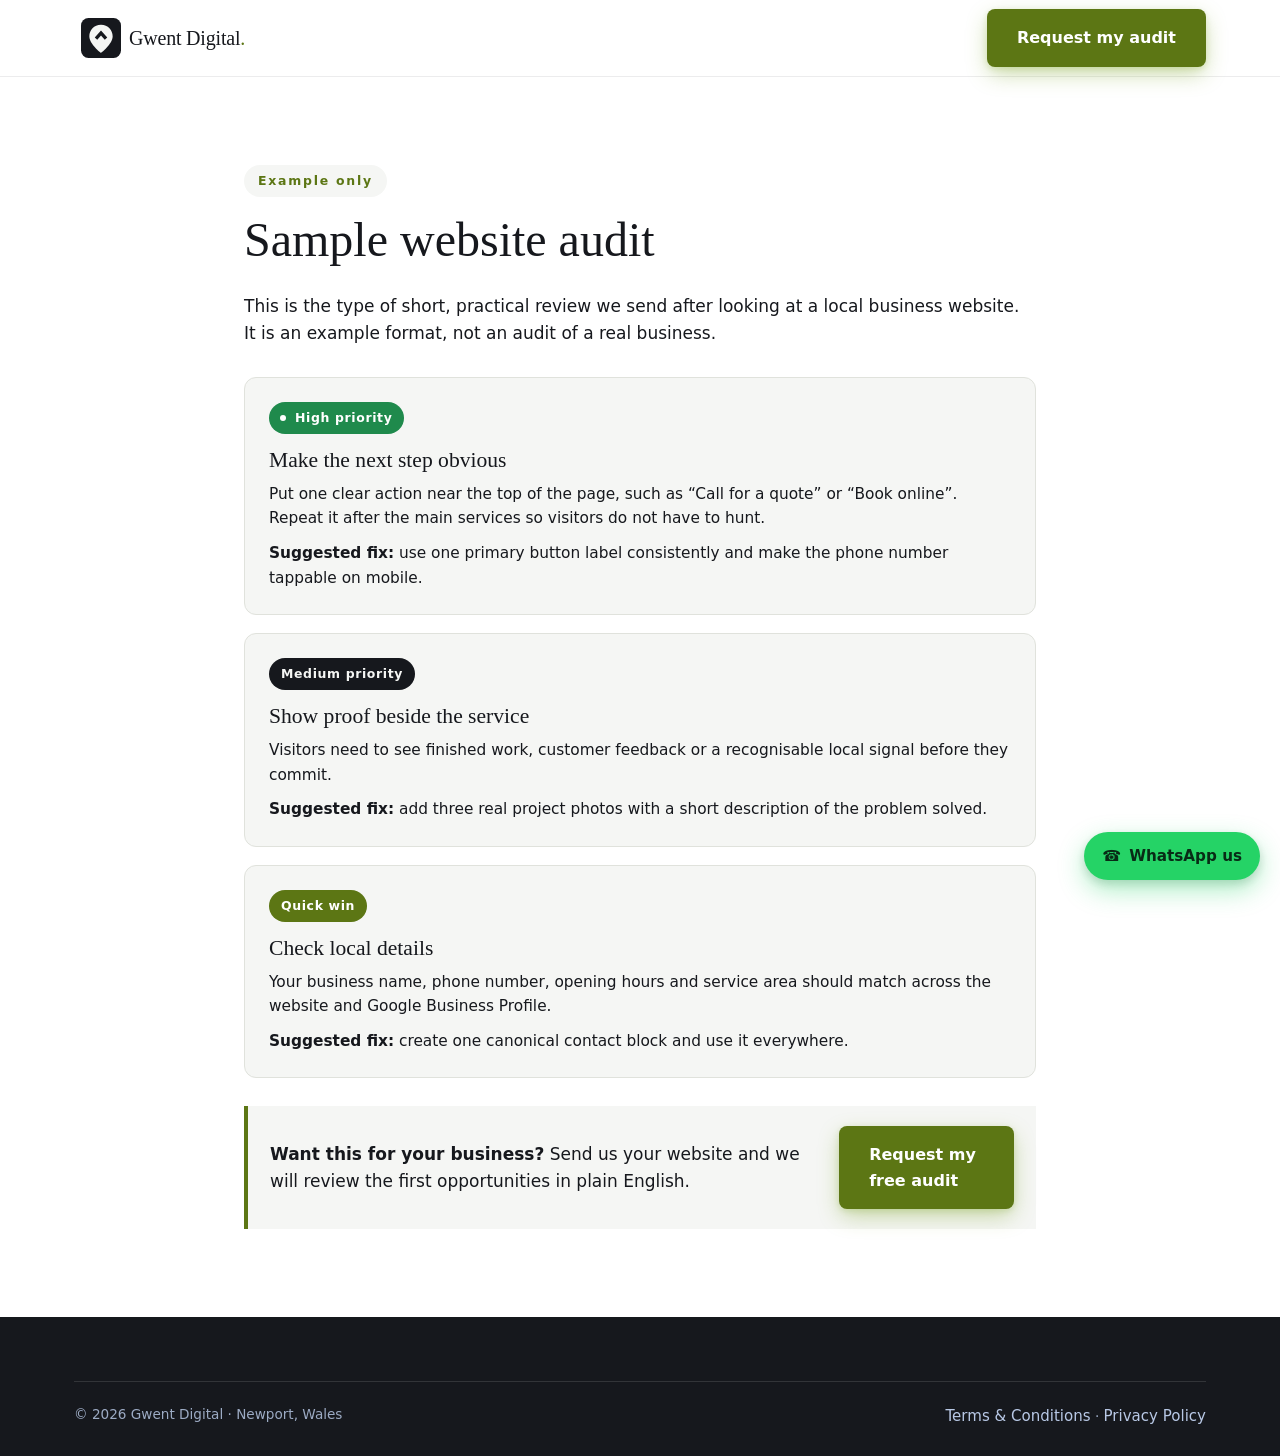
<file: audit-example.html>
<!DOCTYPE html>
<html lang="en-GB">
<head>
<meta charset="UTF-8">
<meta name="viewport" content="width=device-width, initial-scale=1">
<title>Sample Website Audit | Gwent Digital</title>
<meta name="description" content="See the plain-English format of a Gwent Digital website audit.">
<link rel="canonical" href="https://gwentdigital.co.uk/audit-example.html">
<link rel="icon" type="image/svg+xml" href="assets/brand/favicon.svg">
<link rel="stylesheet" href="assets/css/style.css">
</head>
<body>
<header class="navbar"><div class="nav-inner"><a href="index.html#top" class="brand" aria-label="Gwent Digital home"><img src="assets/brand/icon.svg" alt="" class="logo-img" height="40"><span class="brand-name">Gwent Digital</span></a><a class="btn btn-gold" href="index.html#contact">Request my audit</a></div></header>
<main>
<section><div class="container-narrow">
<span class="section-label">Example only</span>
<h1>Sample website audit</h1>
<p>This is the type of short, practical review we send after looking at a local business website. It is an example format, not an audit of a real business.</p>
<div class="sample-audit-list">
<div class="sample-audit-item"><span class="badge badge-live">High priority</span><h2>Make the next step obvious</h2><p>Put one clear action near the top of the page, such as “Call for a quote” or “Book online”. Repeat it after the main services so visitors do not have to hunt.</p><p><strong>Suggested fix:</strong> use one primary button label consistently and make the phone number tappable on mobile.</p></div>
<div class="sample-audit-item"><span class="badge badge-studio">Medium priority</span><h2>Show proof beside the service</h2><p>Visitors need to see finished work, customer feedback or a recognisable local signal before they commit.</p><p><strong>Suggested fix:</strong> add three real project photos with a short description of the problem solved.</p></div>
<div class="sample-audit-item"><span class="badge badge-owned">Quick win</span><h2>Check local details</h2><p>Your business name, phone number, opening hours and service area should match across the website and Google Business Profile.</p><p><strong>Suggested fix:</strong> create one canonical contact block and use it everywhere.</p></div>
</div>
<div class="audit-cta"><p><strong>Want this for your business?</strong> Send us your website and we will review the first opportunities in plain English.</p><a class="btn btn-gold" href="index.html#contact">Request my free audit</a></div>
</div></section>
</main>
<footer><div class="container"><div class="footer-bottom"><span>&copy; 2026 Gwent Digital &middot; Newport, Wales</span><span><a href="terms.html">Terms &amp; Conditions</a> &middot; <a href="index.html#privacy">Privacy Policy</a></span></div></div></footer>
<script src="assets/js/main.js"></script>
</body>
</html>
</file>
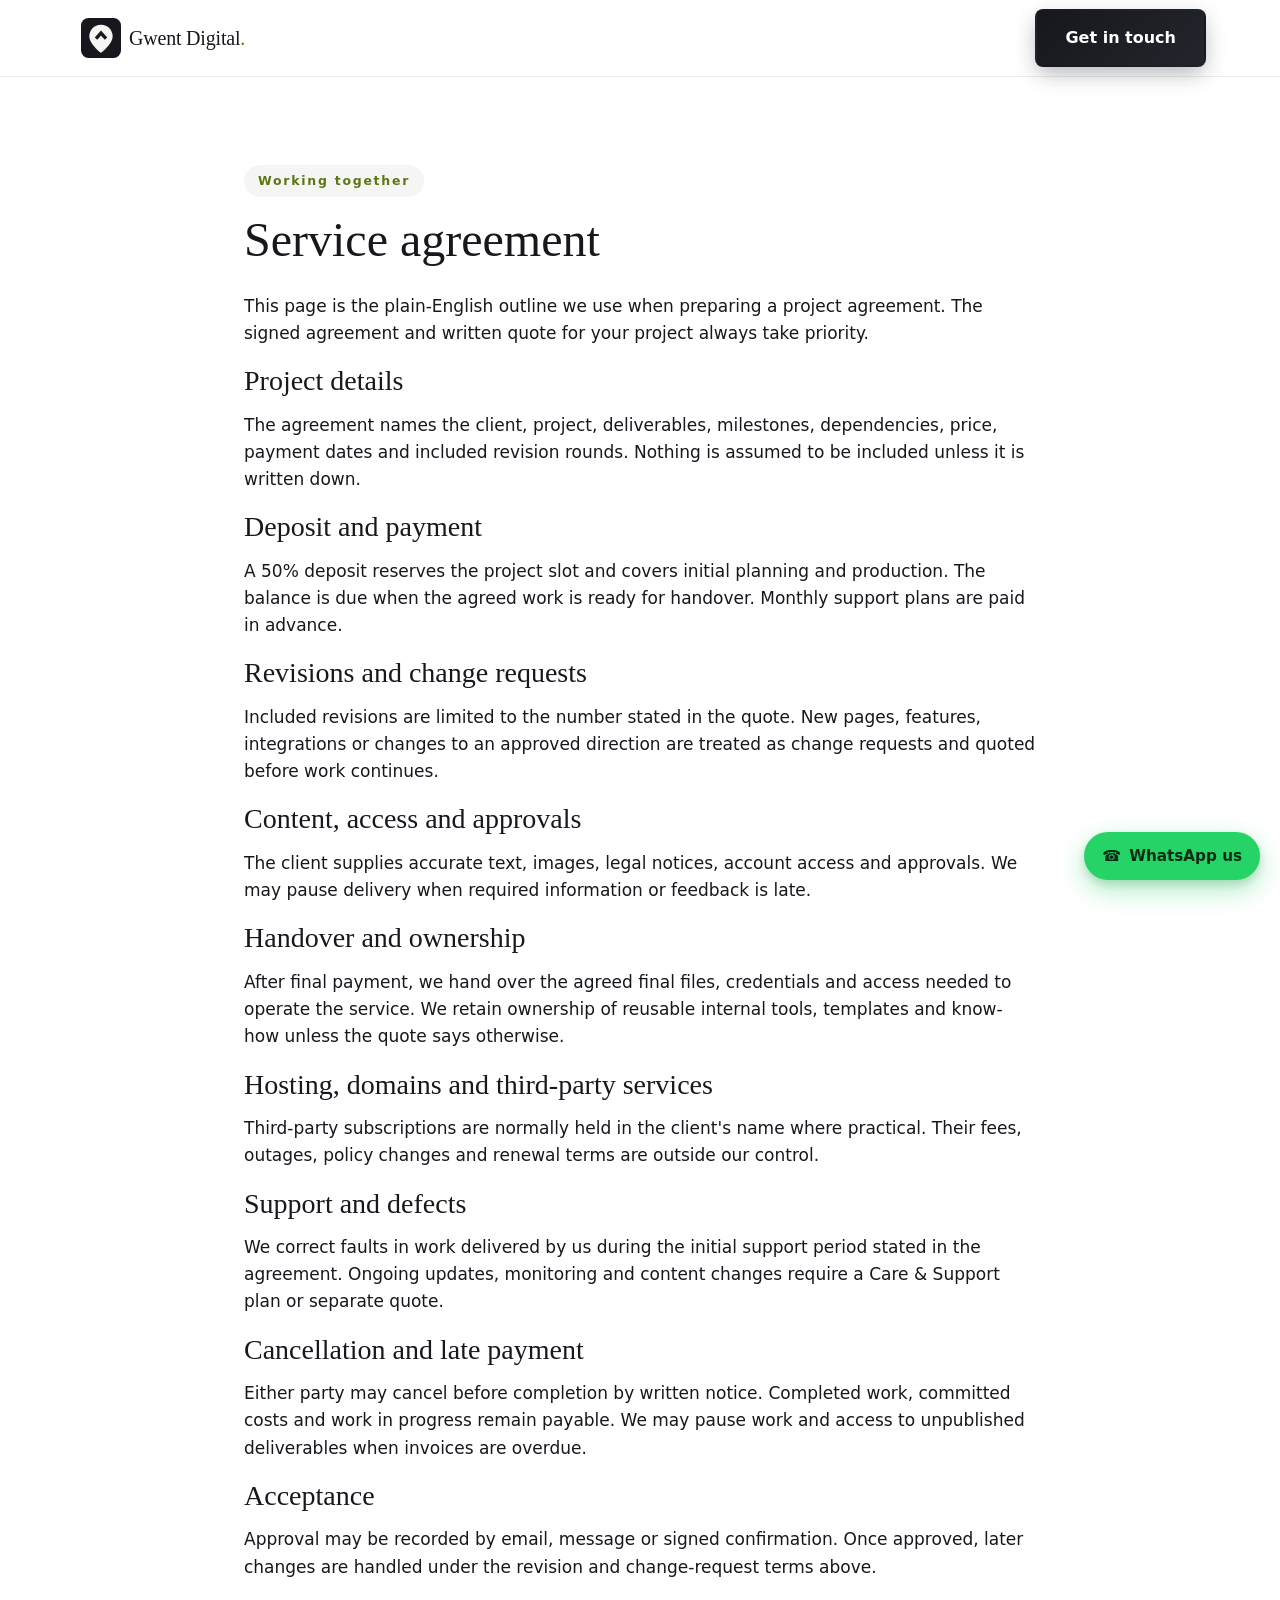
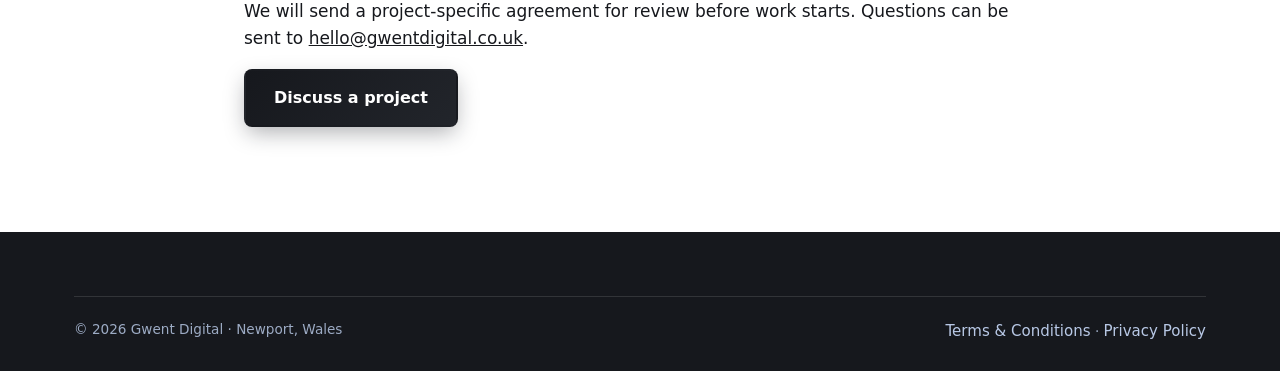
<file: service-agreement.html>
<!DOCTYPE html>
<html lang="en-GB">
<head>
<meta charset="UTF-8">
<meta name="viewport" content="width=device-width, initial-scale=1">
<title>Service Agreement | Gwent Digital</title>
<meta name="description" content="Plain-English service agreement outline for Gwent Digital client projects.">
<link rel="canonical" href="https://gwentdigital.co.uk/service-agreement.html">
<link rel="icon" type="image/svg+xml" href="assets/brand/favicon.svg">
<link rel="stylesheet" href="assets/css/style.css">
</head>
<body>
<header class="navbar"><div class="nav-inner"><a href="index.html#top" class="brand" aria-label="Gwent Digital home"><img src="assets/brand/icon.svg" alt="" class="logo-img" height="40"><span class="brand-name">Gwent Digital</span></a><a class="btn btn-navy" href="index.html#contact">Get in touch</a></div></header>
<main>
<section><div class="container-narrow">
<span class="section-label">Working together</span>
<h1>Service agreement</h1>
<p>This page is the plain-English outline we use when preparing a project agreement. The signed agreement and written quote for your project always take priority.</p>
<h2>Project details</h2>
<p>The agreement names the client, project, deliverables, milestones, dependencies, price, payment dates and included revision rounds. Nothing is assumed to be included unless it is written down.</p>
<h2>Deposit and payment</h2>
<p>A 50% deposit reserves the project slot and covers initial planning and production. The balance is due when the agreed work is ready for handover. Monthly support plans are paid in advance.</p>
<h2>Revisions and change requests</h2>
<p>Included revisions are limited to the number stated in the quote. New pages, features, integrations or changes to an approved direction are treated as change requests and quoted before work continues.</p>
<h2>Content, access and approvals</h2>
<p>The client supplies accurate text, images, legal notices, account access and approvals. We may pause delivery when required information or feedback is late.</p>
<h2>Handover and ownership</h2>
<p>After final payment, we hand over the agreed final files, credentials and access needed to operate the service. We retain ownership of reusable internal tools, templates and know-how unless the quote says otherwise.</p>
<h2>Hosting, domains and third-party services</h2>
<p>Third-party subscriptions are normally held in the client's name where practical. Their fees, outages, policy changes and renewal terms are outside our control.</p>
<h2>Support and defects</h2>
<p>We correct faults in work delivered by us during the initial support period stated in the agreement. Ongoing updates, monitoring and content changes require a Care &amp; Support plan or separate quote.</p>
<h2>Cancellation and late payment</h2>
<p>Either party may cancel before completion by written notice. Completed work, committed costs and work in progress remain payable. We may pause work and access to unpublished deliverables when invoices are overdue.</p>
<h2>Acceptance</h2>
<p>Approval may be recorded by email, message or signed confirmation. Once approved, later changes are handled under the revision and change-request terms above.</p>
<p>We will send a project-specific agreement for review before work starts. Questions can be sent to <a href="mailto:hello@gwentdigital.co.uk">hello@gwentdigital.co.uk</a>.</p>
<p><a class="btn btn-navy" href="index.html#contact">Discuss a project</a></p>
</div></section>
</main>
<footer><div class="container"><div class="footer-bottom"><span>&copy; 2026 Gwent Digital &middot; Newport, Wales</span><span><a href="terms.html">Terms &amp; Conditions</a> &middot; <a href="index.html#privacy">Privacy Policy</a></span></div></div></footer>
<script src="assets/js/main.js"></script>
</body>
</html>
</file>
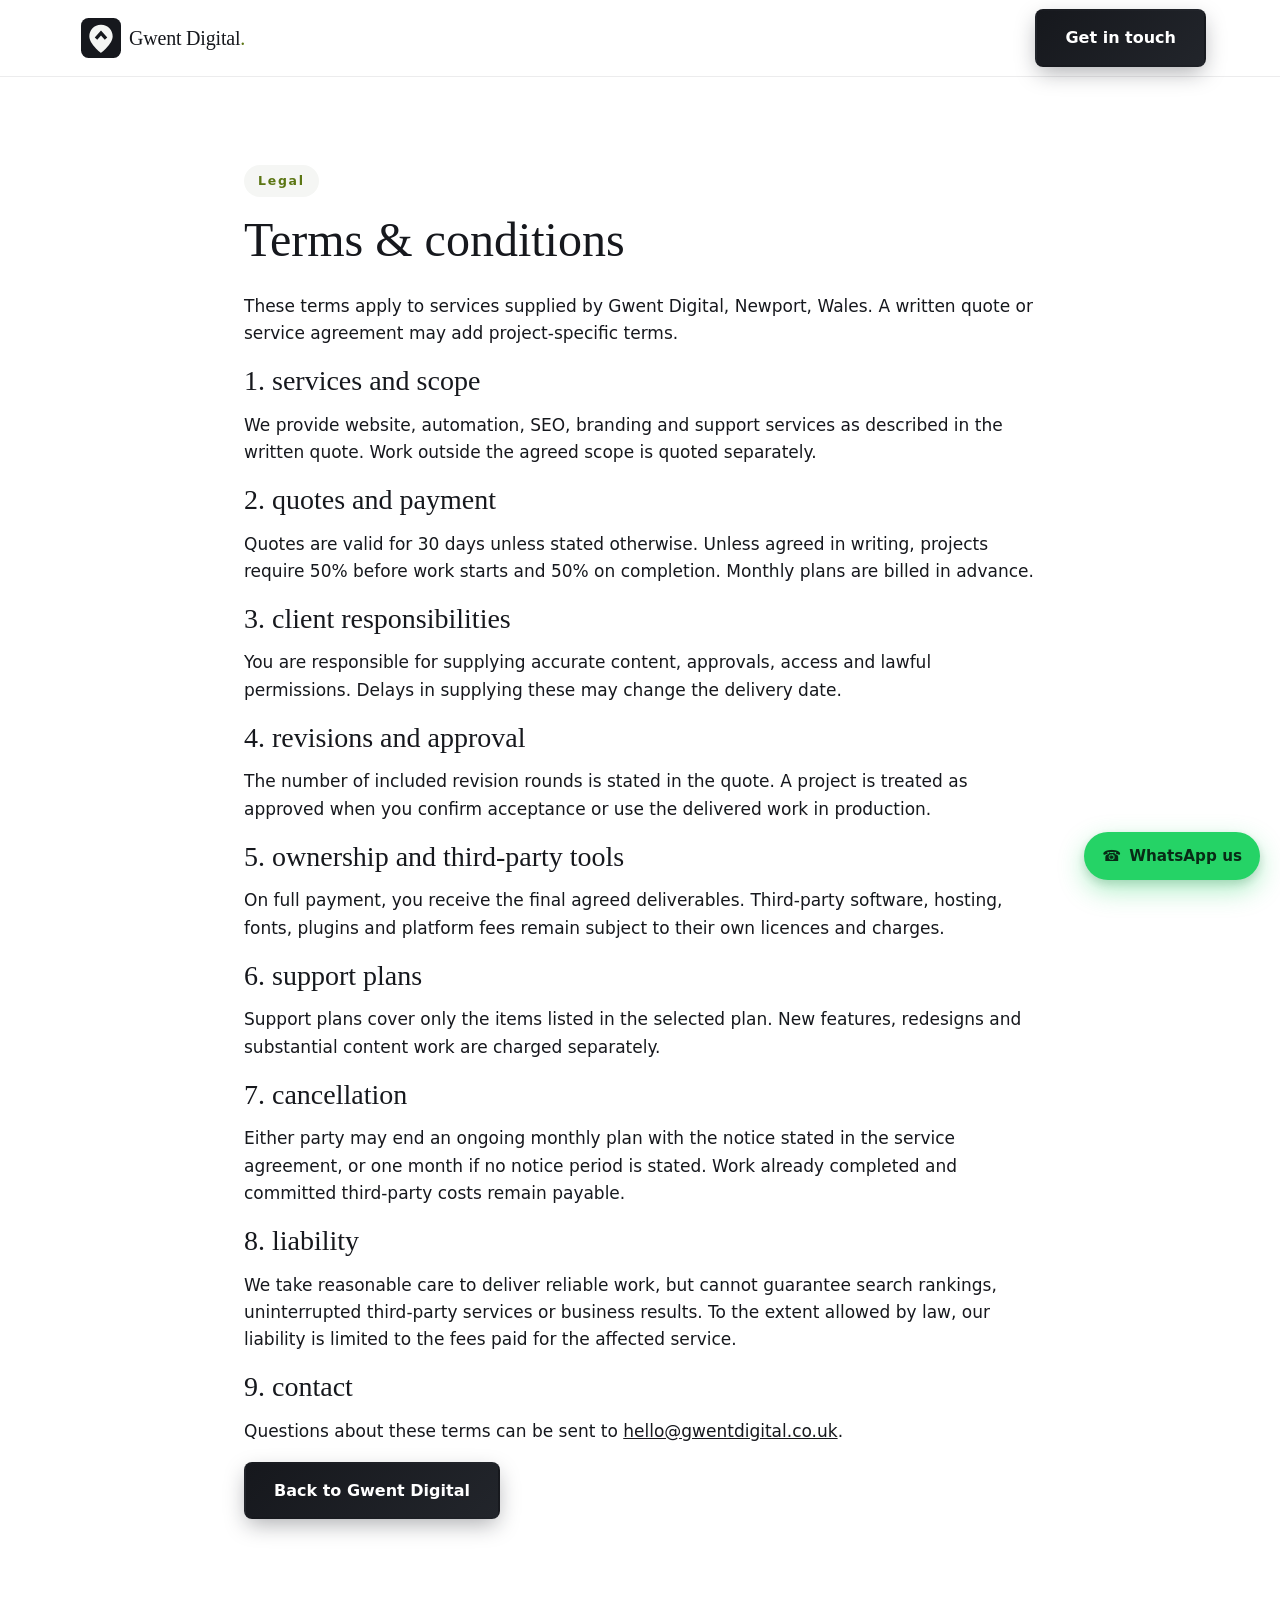
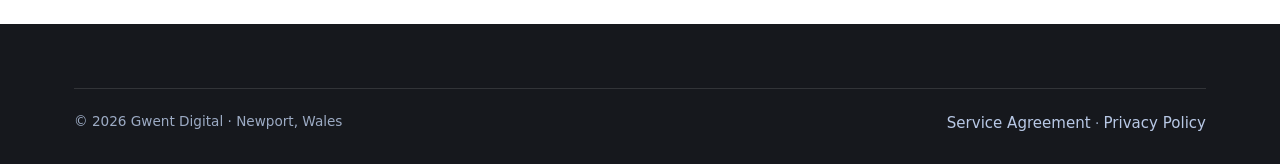
<file: terms.html>
<!DOCTYPE html>
<html lang="en-GB">
<head>
<meta charset="UTF-8">
<meta name="viewport" content="width=device-width, initial-scale=1">
<title>Terms &amp; Conditions | Gwent Digital</title>
<meta name="description" content="Terms and conditions for Gwent Digital website, automation, SEO, branding and support services.">
<link rel="canonical" href="https://gwentdigital.co.uk/terms.html">
<link rel="icon" type="image/svg+xml" href="assets/brand/favicon.svg">
<link rel="stylesheet" href="assets/css/style.css">
</head>
<body>
<header class="navbar"><div class="nav-inner"><a href="index.html#top" class="brand" aria-label="Gwent Digital home"><img src="assets/brand/icon.svg" alt="" class="logo-img" height="40"><span class="brand-name">Gwent Digital</span></a><a class="btn btn-navy" href="index.html#contact">Get in touch</a></div></header>
<main>
<section><div class="container-narrow">
<span class="section-label">Legal</span>
<h1>Terms &amp; conditions</h1>
<p>These terms apply to services supplied by Gwent Digital, Newport, Wales. A written quote or service agreement may add project-specific terms.</p>
<h2>1. services and scope</h2>
<p>We provide website, automation, SEO, branding and support services as described in the written quote. Work outside the agreed scope is quoted separately.</p>
<h2>2. quotes and payment</h2>
<p>Quotes are valid for 30 days unless stated otherwise. Unless agreed in writing, projects require 50% before work starts and 50% on completion. Monthly plans are billed in advance.</p>
<h2>3. client responsibilities</h2>
<p>You are responsible for supplying accurate content, approvals, access and lawful permissions. Delays in supplying these may change the delivery date.</p>
<h2>4. revisions and approval</h2>
<p>The number of included revision rounds is stated in the quote. A project is treated as approved when you confirm acceptance or use the delivered work in production.</p>
<h2>5. ownership and third-party tools</h2>
<p>On full payment, you receive the final agreed deliverables. Third-party software, hosting, fonts, plugins and platform fees remain subject to their own licences and charges.</p>
<h2>6. support plans</h2>
<p>Support plans cover only the items listed in the selected plan. New features, redesigns and substantial content work are charged separately.</p>
<h2>7. cancellation</h2>
<p>Either party may end an ongoing monthly plan with the notice stated in the service agreement, or one month if no notice period is stated. Work already completed and committed third-party costs remain payable.</p>
<h2>8. liability</h2>
<p>We take reasonable care to deliver reliable work, but cannot guarantee search rankings, uninterrupted third-party services or business results. To the extent allowed by law, our liability is limited to the fees paid for the affected service.</p>
<h2>9. contact</h2>
<p>Questions about these terms can be sent to <a href="mailto:hello@gwentdigital.co.uk">hello@gwentdigital.co.uk</a>.</p>
<p><a class="btn btn-navy" href="index.html">Back to Gwent Digital</a></p>
</div></section>
</main>
<footer><div class="container"><div class="footer-bottom"><span>&copy; 2026 Gwent Digital &middot; Newport, Wales</span><span><a href="service-agreement.html">Service Agreement</a> &middot; <a href="index.html#privacy">Privacy Policy</a></span></div></div></footer>
<script src="assets/js/main.js"></script>
</body>
</html>
</file>
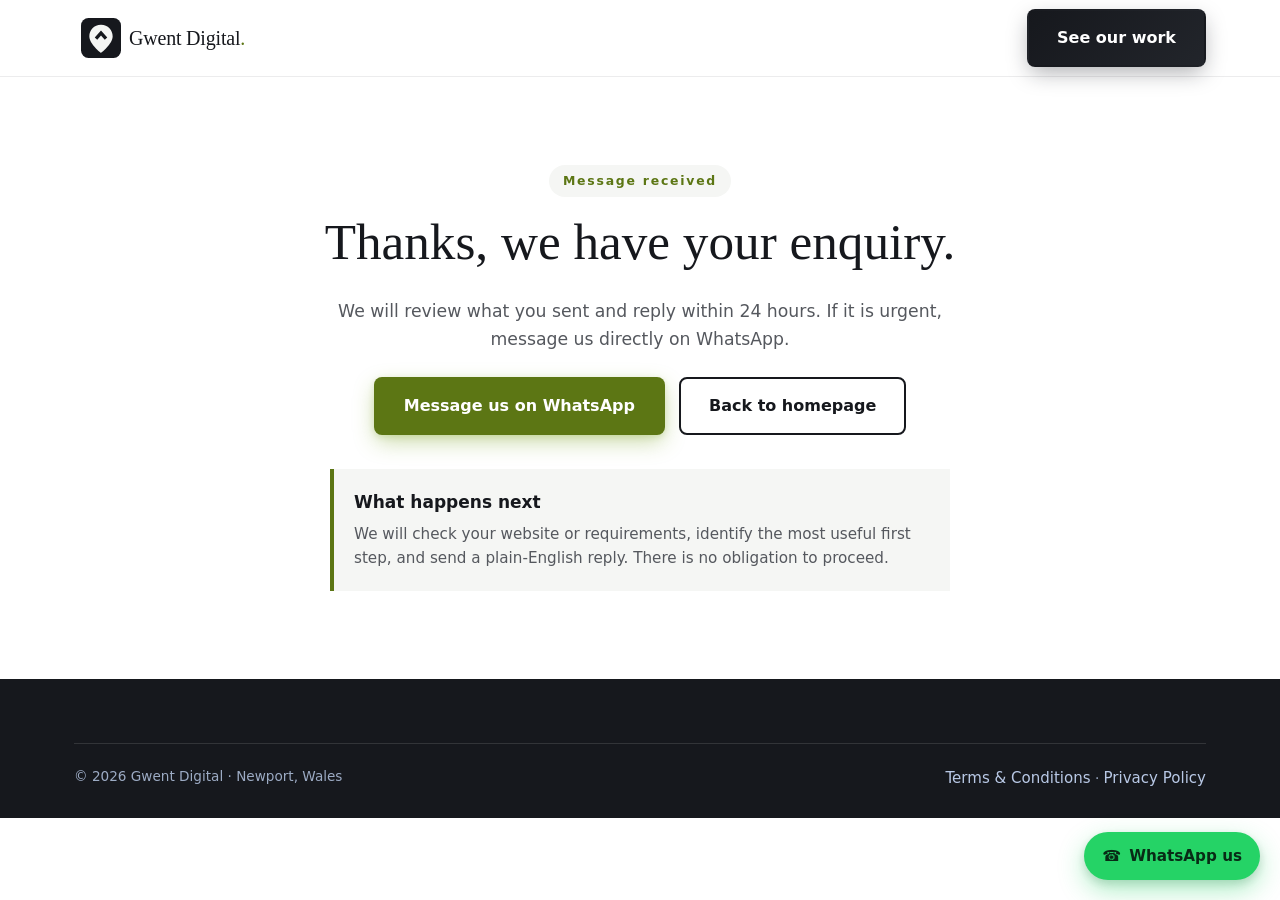
<file: thank-you.html>
<!DOCTYPE html>
<html lang="en-GB">
<head>
<meta charset="UTF-8">
<meta name="viewport" content="width=device-width, initial-scale=1">
<title>Enquiry Received | Gwent Digital</title>
<meta name="description" content="Your Gwent Digital enquiry has been received.">
<link rel="canonical" href="https://gwentdigital.co.uk/thank-you.html">
<link rel="icon" type="image/svg+xml" href="assets/brand/favicon.svg">
<link rel="stylesheet" href="assets/css/style.css">
</head>
<body>
<header class="navbar"><div class="nav-inner"><a href="index.html#top" class="brand" aria-label="Gwent Digital home"><img src="assets/brand/icon.svg" alt="" class="logo-img" height="40"><span class="brand-name">Gwent Digital</span></a><a class="btn btn-navy" href="index.html#work">See our work</a></div></header>
<main>
<section class="thank-you"><div class="container-narrow">
<span class="section-label">Message received</span>
<h1>Thanks, we have your enquiry.</h1>
<p>We will review what you sent and reply within 24 hours. If it is urgent, message us directly on WhatsApp.</p>
<div class="thank-you-actions"><a class="btn btn-gold" href="https://wa.me/447405376702?text=Hi%20Gwent%20Digital%2C%20I%27ve%20just%20sent%20an%20enquiry%20through%20your%20website." target="_blank" rel="noopener">Message us on WhatsApp</a><a class="btn btn-outline-navy" href="index.html">Back to homepage</a></div>
<div class="confirmation-note"><strong>What happens next</strong><p>We will check your website or requirements, identify the most useful first step, and send a plain-English reply. There is no obligation to proceed.</p></div>
</div></section>
</main>
<footer><div class="container"><div class="footer-bottom"><span>&copy; 2026 Gwent Digital &middot; Newport, Wales</span><span><a href="terms.html">Terms &amp; Conditions</a> &middot; <a href="index.html#privacy">Privacy Policy</a></span></div></div></footer>
<script src="assets/js/main.js"></script>
</body>
</html>
</file>
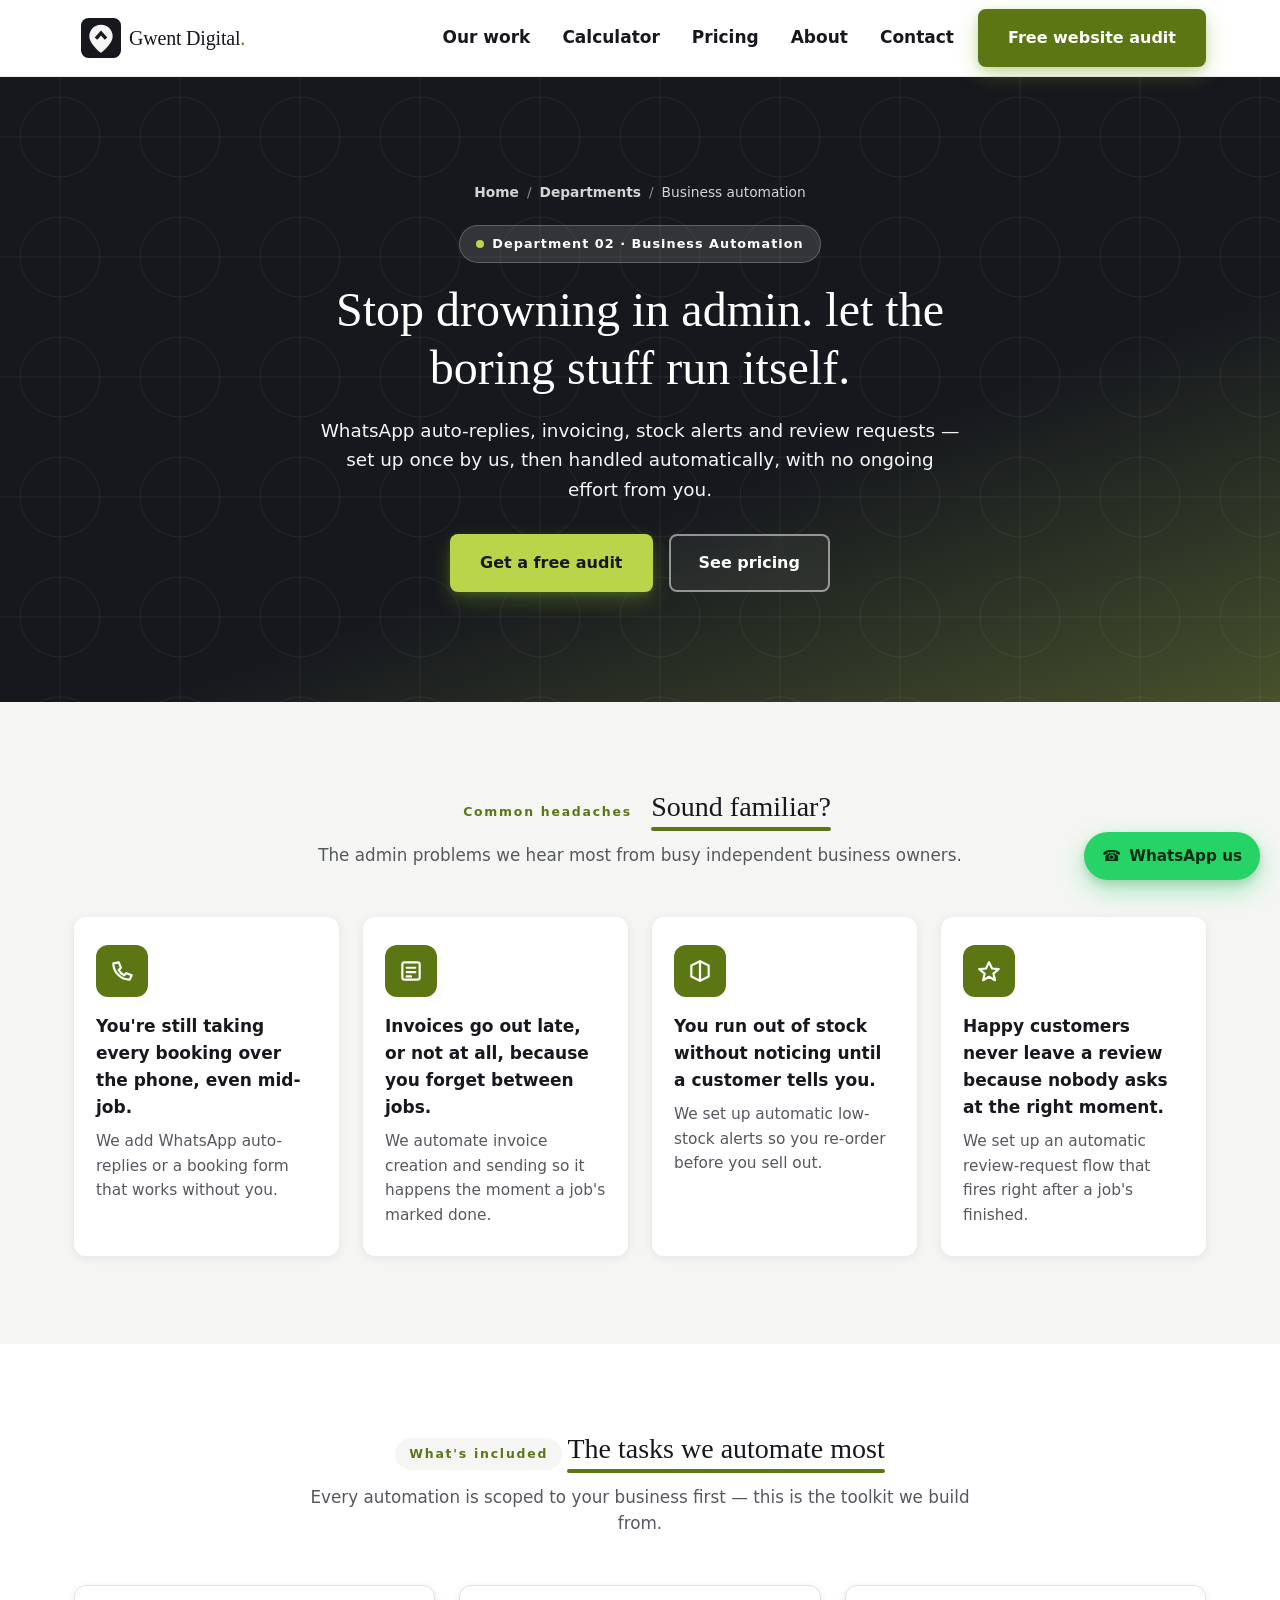
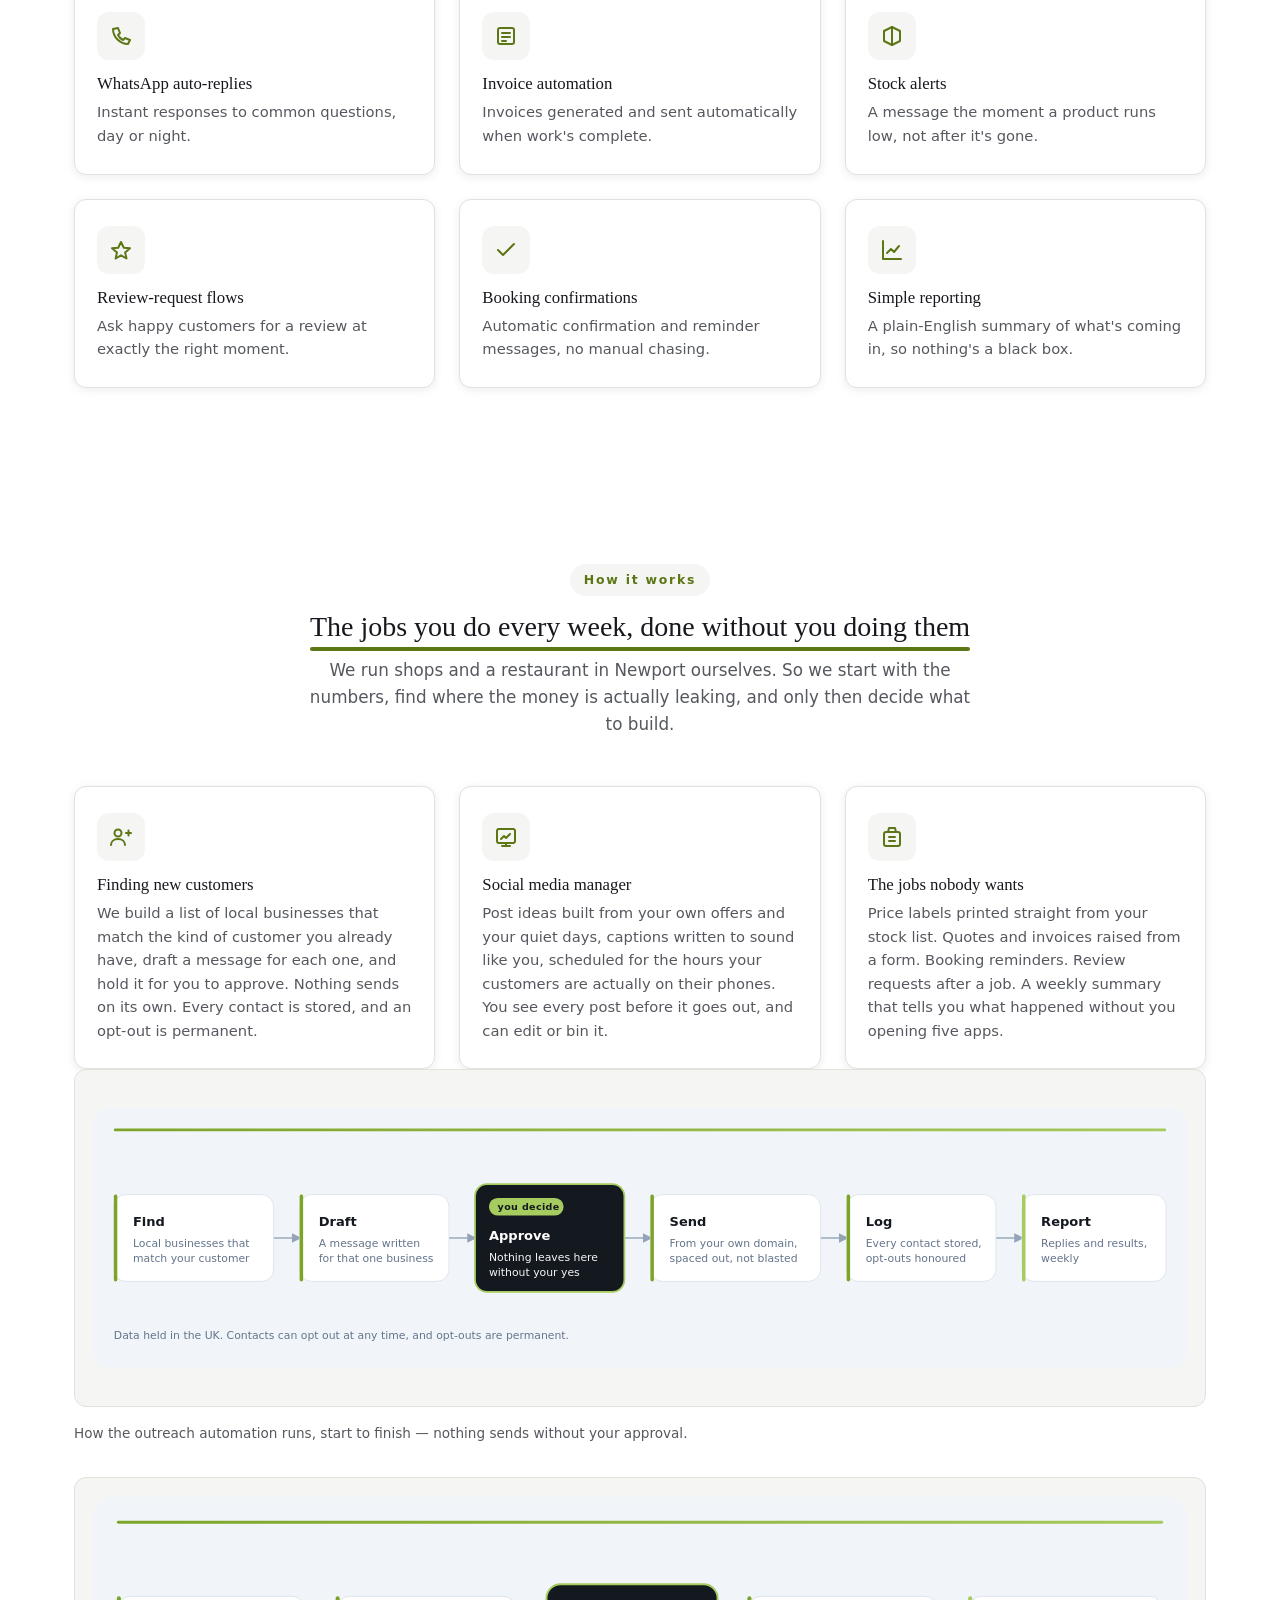
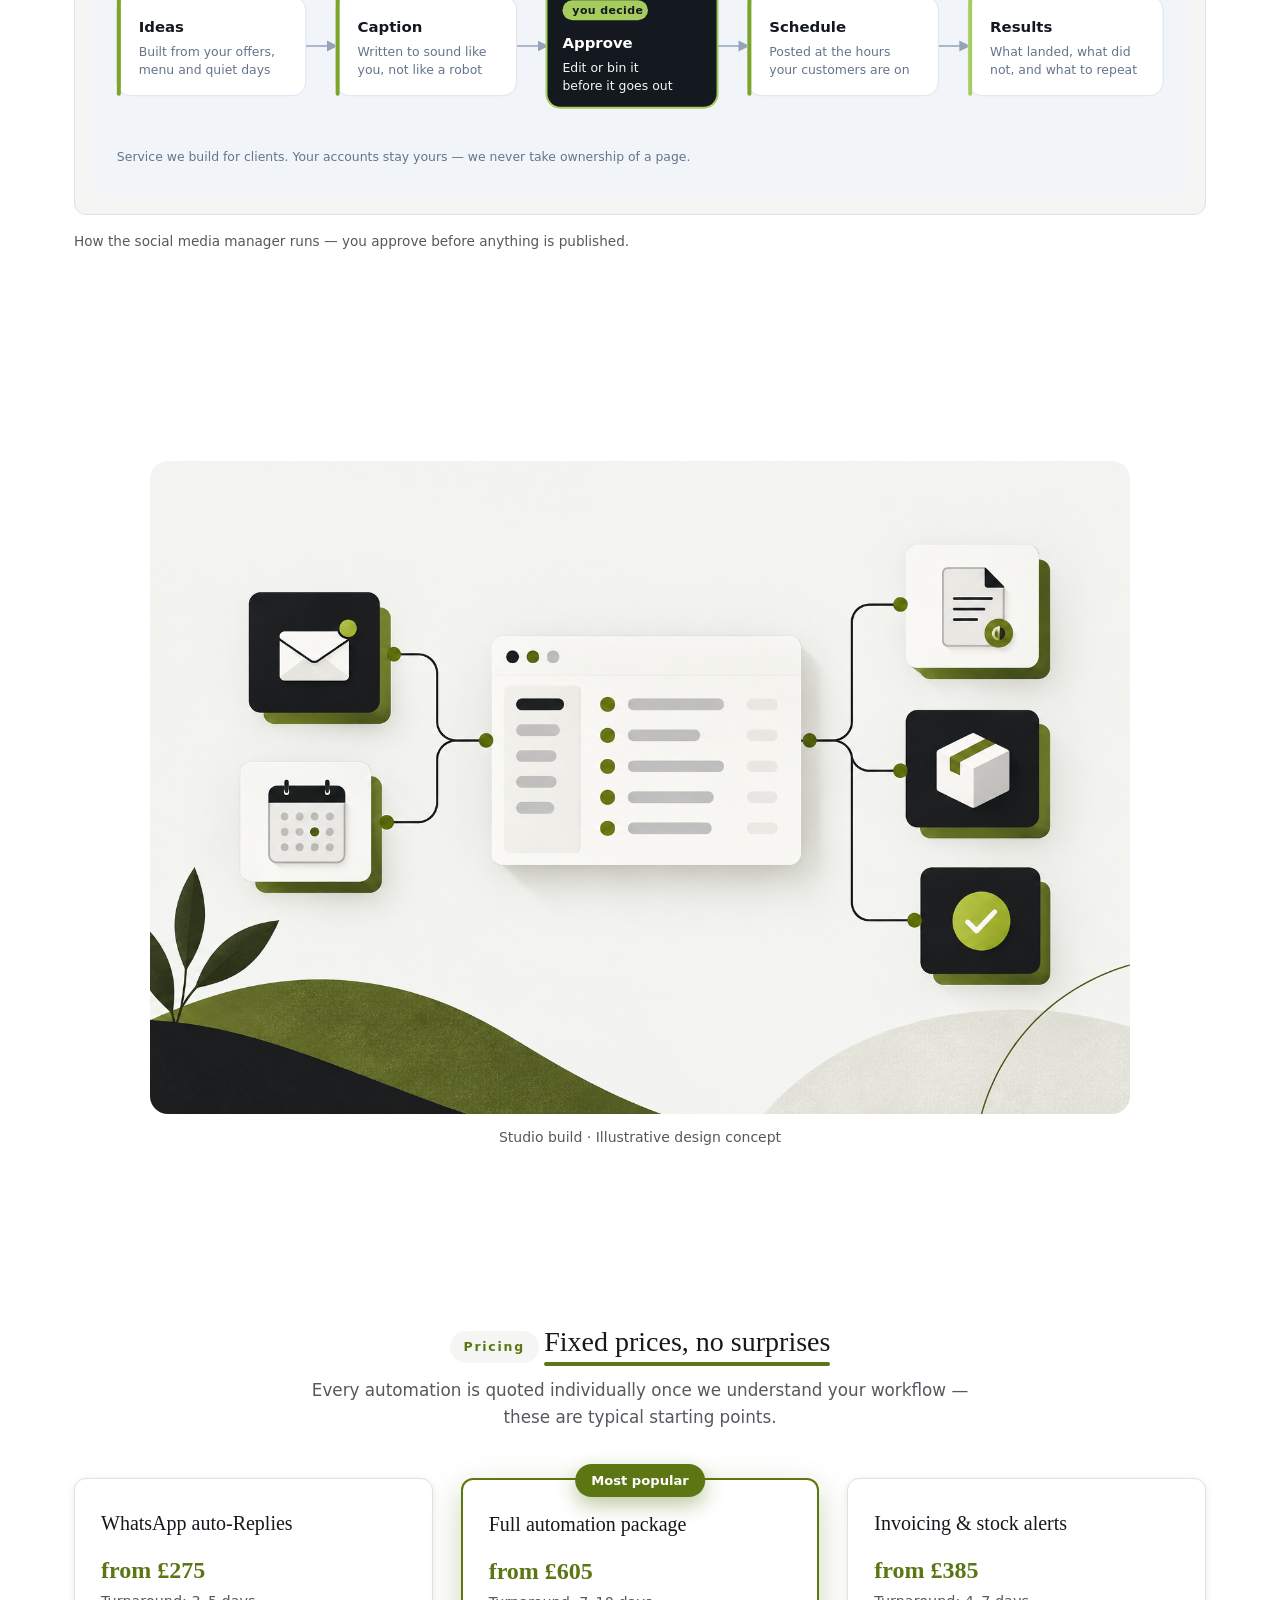
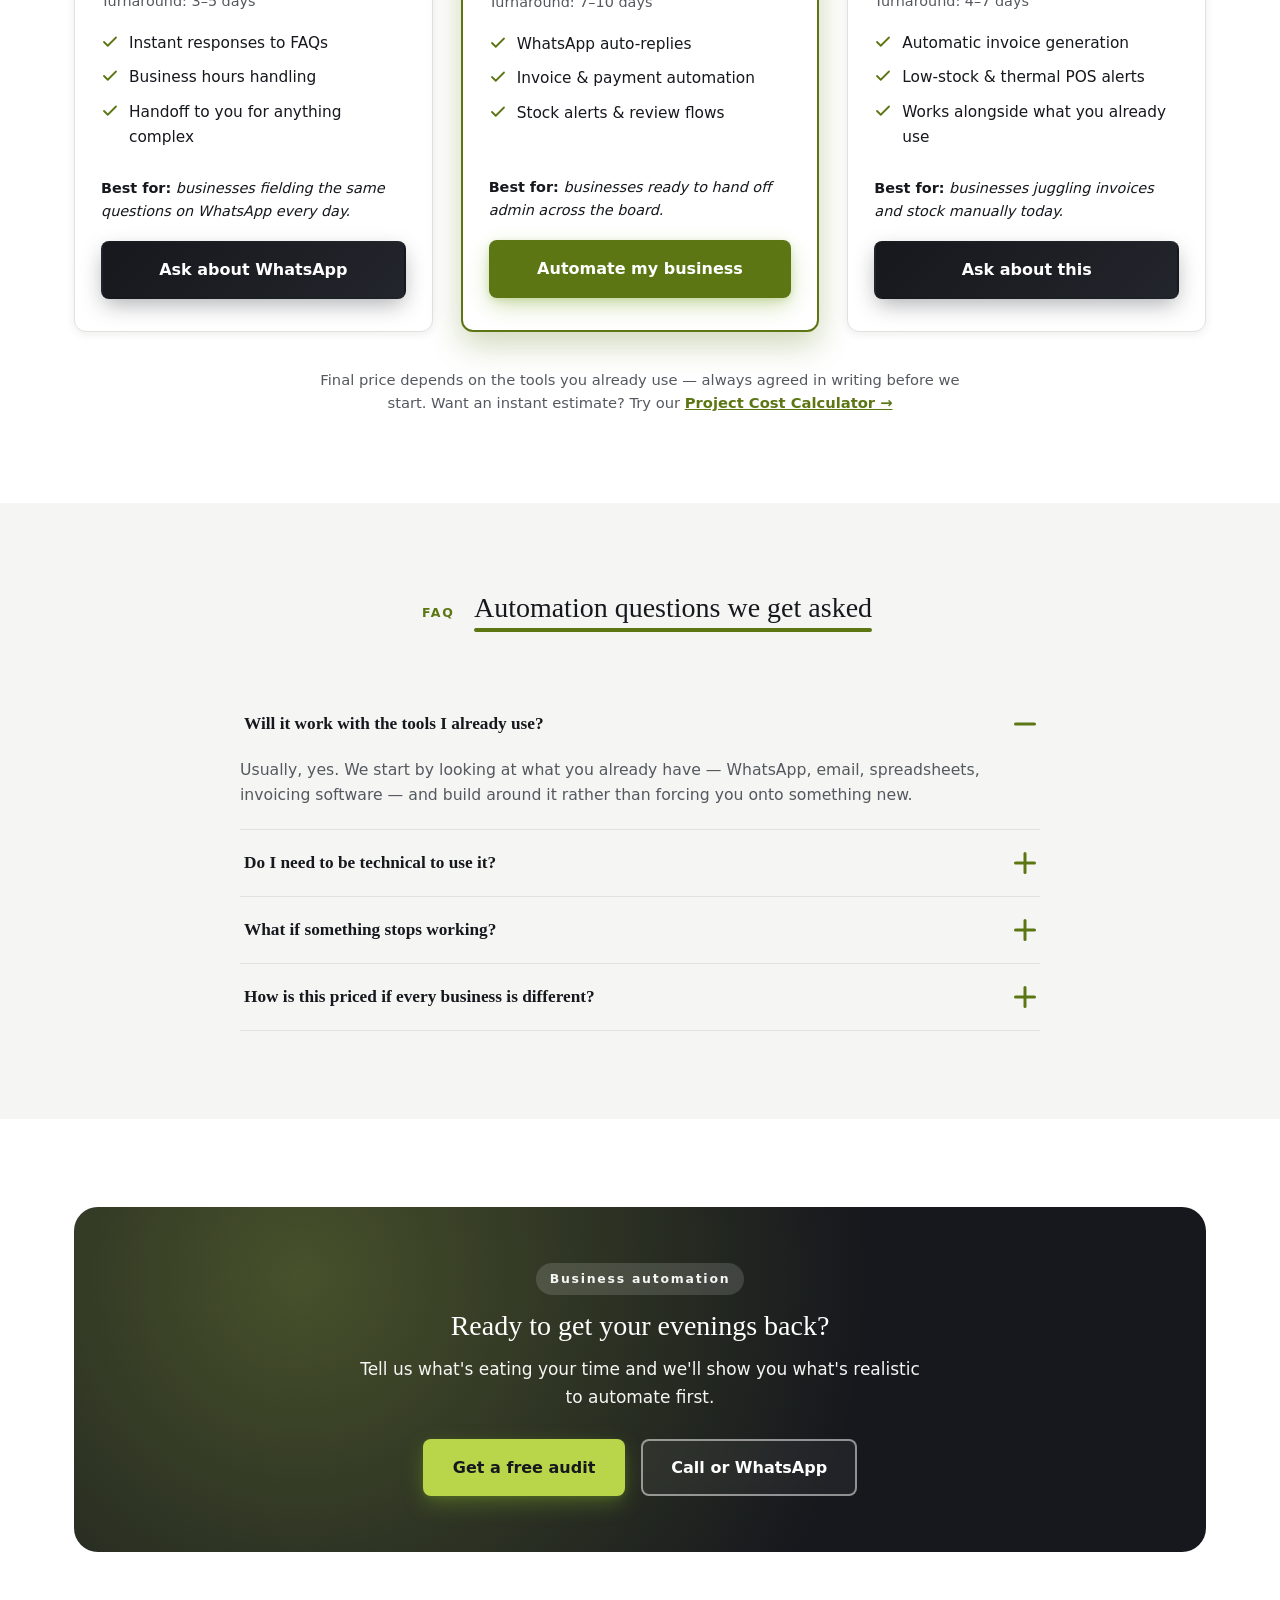
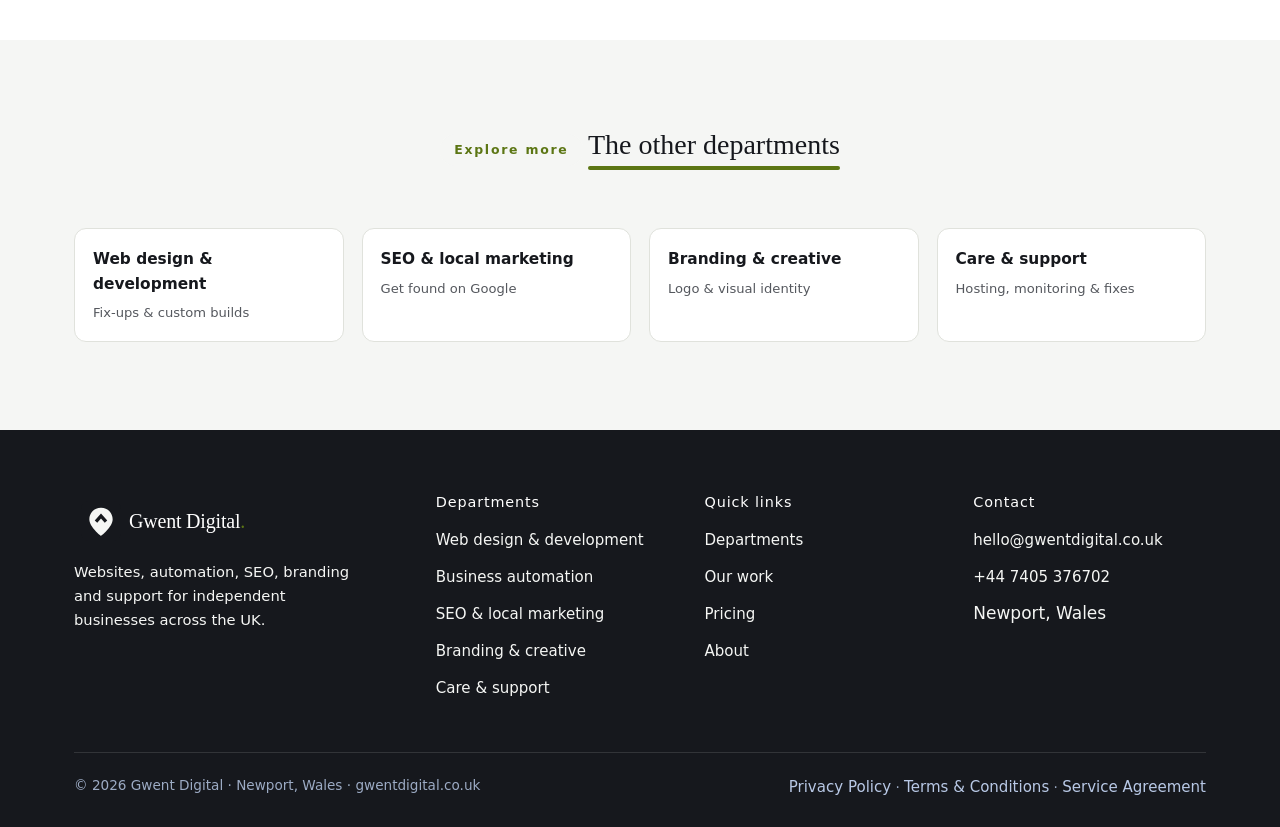
<file: departments/automation.html>
<!DOCTYPE html>
<html lang="en-GB">
<head>
<meta charset="UTF-8">
<meta name="viewport" content="width=device-width, initial-scale=1">
<title>Business Automation | Gwent Digital</title>
<meta name="description" content="WhatsApp auto-replies, invoice automation, stock alerts and review-request flows for independent businesses across the UK. Fixed pricing, set up once, then handled automatically.">
<meta name="robots" content="index, follow">
<link rel="canonical" href="https://gwentdigital.co.uk/departments/automation.html">
<meta property="og:type" content="website">
<meta property="og:site_name" content="Gwent Digital">
<meta property="og:title" content="Business Automation | Gwent Digital">
<meta property="og:description" content="WhatsApp auto-replies, invoicing and stock alerts that run themselves.">
<meta property="og:url" content="https://gwentdigital.co.uk/departments/automation.html">
<meta property="og:locale" content="en_GB">
<link rel="icon" type="image/svg+xml" href="../assets/brand/favicon.svg">



<link rel="stylesheet" href="../assets/css/style.css">
</head>
<body data-dept="automation">
<script>document.documentElement.classList.add('js');</script>

<a class="skip-link" href="#main">Skip to content</a>

<header class="navbar" id="navbar">
  <div class="nav-inner">
    <a href="../index.html#top" class="brand" aria-label="Gwent Digital — home">
      <img src="../assets/brand/icon.svg" alt="" aria-hidden="true" class="logo-img" height="40">

      <span class="brand-name">Gwent Digital</span>
    </a>
    <ul class="nav-links">
      <li class="has-dropdown" id="dept-dropdown">

        <div class="dropdown-menu">
          <a class="dropdown-item" data-accent="web-design" href="web-design.html">
            <span class="dd-icon"><svg viewBox="0 0 24 24" fill="none" stroke-width="2" stroke-linecap="round" stroke-linejoin="round"><rect x="3" y="4" width="18" height="16" rx="2"/><path d="M3 9h18"/><path d="M7 14h4M7 17h7"/></svg></span>
            <span class="dd-copy"><strong>Web design &amp; development</strong><small>Fast, mobile-first websites, built and managed end-to-end.</small></span>
          </a>
          <a class="dropdown-item" data-accent="automation" href="automation.html" aria-current="page">
            <span class="dd-icon"><svg viewBox="0 0 24 24" fill="none" stroke-width="2" stroke-linecap="round" stroke-linejoin="round"><path d="M13 2L4 14h6l-1 8 9-12h-6l1-8z"/></svg></span>
            <span class="dd-copy"><strong>Business automation</strong><small>WhatsApp replies, invoicing and stock alerts that run themselves.</small></span>
          </a>
          <a class="dropdown-item" data-accent="seo-marketing" href="seo-marketing.html">
            <span class="dd-icon"><svg viewBox="0 0 24 24" fill="none" stroke-width="2" stroke-linecap="round" stroke-linejoin="round"><circle cx="10" cy="10" r="6"/><path d="M21 21l-5.2-5.2"/></svg></span>
            <span class="dd-copy"><strong>SEO &amp; local marketing</strong><small>Get found on Google before your competitors do.</small></span>
          </a>
          <a class="dropdown-item" data-accent="branding" href="branding.html">
            <span class="dd-icon"><svg viewBox="0 0 24 24" fill="none" stroke-width="2" stroke-linecap="round" stroke-linejoin="round"><path d="M12 20h9"/><path d="M16.5 3.5a2.12 2.12 0 013 3L7 19l-4 1 1-4 12.5-12.5z"/></svg></span>
            <span class="dd-copy"><strong>Branding &amp; creative</strong><small>Logos, colours and a visual identity people remember.</small></span>
          </a>
          <a class="dropdown-item" data-accent="care-support" href="care-support.html">
            <span class="dd-icon"><svg viewBox="0 0 24 24" fill="none" stroke-width="2" stroke-linecap="round" stroke-linejoin="round"><path d="M12 3l7 3v5c0 5-3.2 8.4-7 10-3.8-1.6-7-5-7-10V6l7-3z"/></svg></span>
            <span class="dd-copy"><strong>Care &amp; support</strong><small>Hosting, monitoring and updates so nothing breaks quietly.</small></span>
          </a>
        </div>
      </li>
      <li><a href="../index.html#work">Our work</a></li>
      <li><a href="../index.html#calculator">Calculator</a></li>
      <li><a href="../index.html#pricing">Pricing</a></li>
      <li><a href="../index.html#about">About</a></li>
      <li><a href="../index.html#contact">Contact</a></li>
      <li><a class="btn btn-gold nav-cta" href="../index.html#contact">Free website audit</a></li>
    </ul>
    <button class="hamburger" id="hamburger" aria-label="Open menu" aria-expanded="false" aria-controls="mobile-panel">
      <svg class="icon-open" viewBox="0 0 24 24" fill="none" stroke="#14181F" stroke-width="2" stroke-linecap="round"><path d="M3 6h18M3 12h18M3 18h18"/></svg>
      <svg class="icon-close" viewBox="0 0 24 24" fill="none" stroke="#14181F" stroke-width="2" stroke-linecap="round"><path d="M6 6l12 12M18 6L6 18"/></svg>
    </button>
  </div>
  <nav class="mobile-panel" id="mobile-panel" aria-label="Mobile navigation">
    <ul>
      <li class="mp-group-label">Departments</li>
      <li><a class="mp-sub" href="web-design.html">Web design &amp; development</a></li>
      <li><a class="mp-sub" href="automation.html">Business automation</a></li>
      <li><a class="mp-sub" href="seo-marketing.html">SEO &amp; local marketing</a></li>
      <li><a class="mp-sub" href="branding.html">Branding &amp; creative</a></li>
      <li><a class="mp-sub" href="care-support.html">Care &amp; support</a></li>
      <li><a href="../index.html#work">Our work</a></li>
      <li><a href="../index.html#calculator">Calculator</a></li>
      <li><a href="../index.html#pricing">Pricing</a></li>
      <li><a href="../index.html#about">About</a></li>
      <li><a href="../index.html#contact">Contact</a></li>
    </ul>
    <a class="btn btn-gold btn-block nav-cta" href="../index.html#contact">Free website audit</a>
  </nav>
</header>

<main id="main">

<section class="dept-hero">
  <div class="container dept-hero-inner reveal">
    <div class="breadcrumb"><a href="../index.html">Home</a><span class="sep">/</span><a href="../index.html#departments">Departments</a><span class="sep">/</span><span>Business automation</span></div>
    <span class="dept-kicker"><span class="dot"></span>Department 02 &middot; Business Automation</span>
    <h1>Stop drowning in admin. let the boring stuff run itself.</h1>
    <p class="subline">WhatsApp auto-replies, invoicing, stock alerts and review requests &mdash; set up once by us, then handled automatically, with no ongoing effort from you.</p>
    <div class="hero-actions">
      <a href="../index.html?need=Business%20Automation#contact" class="btn btn-gold">Get a free audit</a>
      <a href="#pricing" class="btn btn-outline">See pricing</a>
    </div>
  </div>
</section>

<section class="tinted">
  <div class="container">
    <div class="section-head reveal">
      <span class="section-label">Common headaches</span>
      <h2 class="underline">Sound familiar?</h2>
      <p>The admin problems we hear most from busy independent business owners.</p>
    </div>
    <div class="problem-grid reveal-stagger">
      <div class="problem-card accent">
        <div class="icon-wrap"><svg viewBox="0 0 24 24" fill="none" stroke-width="2" stroke-linecap="round" stroke-linejoin="round"><path d="M4 5c0 8 7 15 15 15l2-4-5-2-2 2c-2-1-4-3-5-5l2-2-2-5z"/></svg></div>
        <p class="pain">You're still taking every booking over the phone, even mid-job.</p>
        <p class="fix">We add WhatsApp auto-replies or a booking form that works without you.</p>
      </div>
      <div class="problem-card accent">
        <div class="icon-wrap"><svg viewBox="0 0 24 24" fill="none" stroke-width="2" stroke-linecap="round" stroke-linejoin="round"><rect x="4" y="4" width="16" height="16" rx="2"/><path d="M8 9h8M8 13h8M8 17h4"/></svg></div>
        <p class="pain">Invoices go out late, or not at all, because you forget between jobs.</p>
        <p class="fix">We automate invoice creation and sending so it happens the moment a job's marked done.</p>
      </div>
      <div class="problem-card accent">
        <div class="icon-wrap"><svg viewBox="0 0 24 24" fill="none" stroke-width="2" stroke-linecap="round" stroke-linejoin="round"><path d="M20 7l-8-4-8 4v10l8 4 8-4V7z"/><path d="M12 3v18"/></svg></div>
        <p class="pain">You run out of stock without noticing until a customer tells you.</p>
        <p class="fix">We set up automatic low-stock alerts so you re-order before you sell out.</p>
      </div>
      <div class="problem-card accent">
        <div class="icon-wrap"><svg viewBox="0 0 24 24" fill="none" stroke-width="2" stroke-linecap="round" stroke-linejoin="round"><path d="M12 17.3l-5.4 3.2 1.4-6.1L3 10.2l6.2-.5L12 4l2.8 5.7 6.2.5-4.9 4.2 1.4 6.1z"/></svg></div>
        <p class="pain">Happy customers never leave a review because nobody asks at the right moment.</p>
        <p class="fix">We set up an automatic review-request flow that fires right after a job's finished.</p>
      </div>
    </div>
  </div>
</section>

<section>
  <div class="container">
    <div class="section-head reveal">
      <span class="section-label">What's included</span>
      <h2 class="underline">The tasks we automate most</h2>
      <p>Every automation is scoped to your business first &mdash; this is the toolkit we build from.</p>
    </div>
    <div class="icon-feature-grid reveal-stagger">
      <div class="icon-feature">
        <div class="icon-wrap"><svg viewBox="0 0 24 24" fill="none" stroke-width="2" stroke-linecap="round" stroke-linejoin="round"><path d="M4 5c0 8 7 15 15 15l2-4-5-2-2 2c-2-1-4-3-5-5l2-2-2-5z"/></svg></div>
        <h4>WhatsApp auto-replies</h4>
        <p>Instant responses to common questions, day or night.</p>
      </div>
      <div class="icon-feature">
        <div class="icon-wrap"><svg viewBox="0 0 24 24" fill="none" stroke-width="2" stroke-linecap="round" stroke-linejoin="round"><rect x="4" y="4" width="16" height="16" rx="2"/><path d="M8 9h8M8 13h8M8 17h4"/></svg></div>
        <h4>Invoice automation</h4>
        <p>Invoices generated and sent automatically when work's complete.</p>
      </div>
      <div class="icon-feature">
        <div class="icon-wrap"><svg viewBox="0 0 24 24" fill="none" stroke-width="2" stroke-linecap="round" stroke-linejoin="round"><path d="M20 7l-8-4-8 4v10l8 4 8-4V7z"/><path d="M12 3v18"/></svg></div>
        <h4>Stock alerts</h4>
        <p>A message the moment a product runs low, not after it's gone.</p>
      </div>
      <div class="icon-feature">
        <div class="icon-wrap"><svg viewBox="0 0 24 24" fill="none" stroke-width="2" stroke-linecap="round" stroke-linejoin="round"><path d="M12 17.3l-5.4 3.2 1.4-6.1L3 10.2l6.2-.5L12 4l2.8 5.7 6.2.5-4.9 4.2 1.4 6.1z"/></svg></div>
        <h4>Review-request flows</h4>
        <p>Ask happy customers for a review at exactly the right moment.</p>
      </div>
      <div class="icon-feature">
        <div class="icon-wrap"><svg viewBox="0 0 24 24" fill="none" stroke-width="2" stroke-linecap="round" stroke-linejoin="round"><path d="M20 6L9 17l-5-5"/></svg></div>
        <h4>Booking confirmations</h4>
        <p>Automatic confirmation and reminder messages, no manual chasing.</p>
      </div>
      <div class="icon-feature">
        <div class="icon-wrap"><svg viewBox="0 0 24 24" fill="none" stroke-width="2" stroke-linecap="round" stroke-linejoin="round"><path d="M3 3v18h18"/><path d="M7 15l4-4 3 3 5-6"/></svg></div>
        <h4>Simple reporting</h4>
        <p>A plain-English summary of what's coming in, so nothing's a black box.</p>
      </div>
    </div>
  </div>
</section>

<!-- WHAT AUTOMATION ACTUALLY DOES -->
<section>
  <div class="container">
    <div class="section-head reveal">
      <span class="section-label">How it works</span>
      <h2 class="underline">The jobs you do every week, done without you doing them</h2>
      <p>We run shops and a restaurant in Newport ourselves. So we start with the numbers, find where the money is actually leaking, and only then decide what to build.</p>
    </div>
    <div class="icon-feature-grid reveal-stagger">
      <div class="icon-feature">
        <div class="icon-wrap"><svg viewBox="0 0 24 24" fill="none" stroke-width="2" stroke-linecap="round" stroke-linejoin="round"><circle cx="9" cy="8" r="3.5"/><path d="M2 20c0-3.6 3-6 7-6s7 2.4 7 6"/><path d="M17 8h5M19.5 5.5v5"/></svg></div>
        <h4>Finding new customers</h4>
        <p>We build a list of local businesses that match the kind of customer you already have, draft a message for each one, and hold it for you to approve. Nothing sends on its own. Every contact is stored, and an opt-out is permanent.</p>
      </div>
      <div class="icon-feature">
        <div class="icon-wrap"><svg viewBox="0 0 24 24" fill="none" stroke-width="2" stroke-linecap="round" stroke-linejoin="round"><rect x="3" y="4" width="18" height="14" rx="2"/><path d="M8 21h8M12 18v3"/><path d="M7 14l3-3 2 2 4-4"/></svg></div>
        <h4>Social media manager</h4>
        <p>Post ideas built from your own offers and your quiet days, captions written to sound like you, scheduled for the hours your customers are actually on their phones. You see every post before it goes out, and can edit or bin it.</p>
      </div>
      <div class="icon-feature">
        <div class="icon-wrap"><svg viewBox="0 0 24 24" fill="none" stroke-width="2" stroke-linecap="round" stroke-linejoin="round"><path d="M9 3h6l1 4H8l1-4z"/><rect x="4" y="7" width="16" height="14" rx="2"/><path d="M9 12h6M9 16h6"/></svg></div>
        <h4>The jobs nobody wants</h4>
        <p>Price labels printed straight from your stock list. Quotes and invoices raised from a form. Booking reminders. Review requests after a job. A weekly summary that tells you what happened without you opening five apps.</p>
      </div>
    </div>

    <div class="diagram-scroll reveal">
      <img src="../assets/diagrams/automation-flow.svg" alt="Six stages: find prospects, draft the message, a human approves, send, log to the record, then report. Nothing sends without the approval stage." width="1260" height="300">
    </div>
    <p class="diagram-caption">How the outreach automation runs, start to finish &mdash; nothing sends without your approval.</p>

    <div class="diagram-scroll reveal">
      <img src="../assets/diagrams/social-bot-flow.svg" alt="Five stages: ideas from your business, captions drafted in your voice, you approve, posts are scheduled, then results come back. You approve before anything is published." width="1100" height="300">
    </div>
    <p class="diagram-caption">How the social media manager runs &mdash; you approve before anything is published.</p>
  </div>
</section>

<!-- CASE STUDY SPOTLIGHT -->


<!-- TESTIMONIAL CALLOUT -->


<section class="department-concept"><div class="container"><figure><img src="../assets/studio/workflow-concept.png" alt="Studio build: connected enquiry and operations workflow" width="1536" height="1024" loading="lazy" decoding="async"><figcaption>Studio build &middot; Illustrative design concept</figcaption></figure></div></section>
<section id="pricing">
  <div class="container">
    <div class="section-head reveal">
      <span class="section-label">Pricing</span>
      <h2 class="underline">Fixed prices, no surprises</h2>
      <p>Every automation is quoted individually once we understand your workflow &mdash; these are typical starting points.</p>
    </div>
    <div class="pricing-grid reveal-stagger">
      <div class="price-card">
        <h3>WhatsApp auto-Replies</h3>
        <div class="service-price">from &pound;275</div>
        <div class="service-turn">Turnaround: 3&ndash;5 days</div>
        <ul class="check-list">
          <li><svg viewBox="0 0 24 24" fill="none" stroke-width="2.4" stroke-linecap="round" stroke-linejoin="round"><path d="M20 6L9 17l-5-5"/></svg> Instant responses to FAQs</li>
          <li><svg viewBox="0 0 24 24" fill="none" stroke-width="2.4" stroke-linecap="round" stroke-linejoin="round"><path d="M20 6L9 17l-5-5"/></svg> Business hours handling</li>
          <li><svg viewBox="0 0 24 24" fill="none" stroke-width="2.4" stroke-linecap="round" stroke-linejoin="round"><path d="M20 6L9 17l-5-5"/></svg> Handoff to you for anything complex</li>
        </ul>
        <p class="best-for"><strong>Best for:</strong> businesses fielding the same questions on WhatsApp every day.</p>
        <a href="../index.html?need=Business%20Automation#contact" class="btn btn-navy btn-block">Ask about WhatsApp</a>
      </div>
      <div class="price-card popular">
        <span class="ribbon">Most popular</span>
        <h3>Full automation package</h3>
        <div class="service-price">from &pound;605</div>
        <div class="service-turn">Turnaround: 7&ndash;10 days</div>
        <ul class="check-list">
          <li><svg viewBox="0 0 24 24" fill="none" stroke-width="2.4" stroke-linecap="round" stroke-linejoin="round"><path d="M20 6L9 17l-5-5"/></svg> WhatsApp auto-replies</li>
          <li><svg viewBox="0 0 24 24" fill="none" stroke-width="2.4" stroke-linecap="round" stroke-linejoin="round"><path d="M20 6L9 17l-5-5"/></svg> Invoice &amp; payment automation</li>
          <li><svg viewBox="0 0 24 24" fill="none" stroke-width="2.4" stroke-linecap="round" stroke-linejoin="round"><path d="M20 6L9 17l-5-5"/></svg> Stock alerts &amp; review flows</li>
        </ul>
        <p class="best-for"><strong>Best for:</strong> businesses ready to hand off admin across the board.</p>
        <a href="../index.html?need=Business%20Automation#contact" class="btn btn-gold btn-block">Automate my business</a>
      </div>
      <div class="price-card">
        <h3>Invoicing &amp; stock alerts</h3>
        <div class="service-price">from &pound;385</div>
        <div class="service-turn">Turnaround: 4&ndash;7 days</div>
        <ul class="check-list">
          <li><svg viewBox="0 0 24 24" fill="none" stroke-width="2.4" stroke-linecap="round" stroke-linejoin="round"><path d="M20 6L9 17l-5-5"/></svg> Automatic invoice generation</li>
          <li><svg viewBox="0 0 24 24" fill="none" stroke-width="2.4" stroke-linecap="round" stroke-linejoin="round"><path d="M20 6L9 17l-5-5"/></svg> Low-stock &amp; thermal POS alerts</li>
          <li><svg viewBox="0 0 24 24" fill="none" stroke-width="2.4" stroke-linecap="round" stroke-linejoin="round"><path d="M20 6L9 17l-5-5"/></svg> Works alongside what you already use</li>
        </ul>
        <p class="best-for"><strong>Best for:</strong> businesses juggling invoices and stock manually today.</p>
        <a href="../index.html?need=Business%20Automation#contact" class="btn btn-navy btn-block">Ask about this</a>
      </div>
    </div>
    <p class="pricing-note reveal">Final price depends on the tools you already use &mdash; always agreed in writing before we start. Want an instant estimate? Try our <a href="../index.html#calculator" style="color:var(--accent-dark);font-weight:bold;">Project Cost Calculator &rarr;</a></p>
  </div>
</section>

<section class="tinted">
  <div class="container">
    <div class="section-head reveal">
      <span class="section-label">FAQ</span>
      <h2 class="underline">Automation questions we get asked</h2>
    </div>
    <div class="faq-list reveal">
      <div class="faq-item open">
        <button class="faq-q" aria-expanded="true">Will it work with the tools I already use?<span class="plus"></span></button>
        <div class="faq-a"><p>Usually, yes. We start by looking at what you already have &mdash; WhatsApp, email, spreadsheets, invoicing software &mdash; and build around it rather than forcing you onto something new.</p></div>
      </div>
      <div class="faq-item">
        <button class="faq-q" aria-expanded="false">Do I need to be technical to use it?<span class="plus"></span></button>
        <div class="faq-a"><p><b>No.</b> Once it's set up, it runs in the background. We give you a plain-English explainer, not a technical manual.</p></div>
      </div>
      <div class="faq-item">
        <button class="faq-q" aria-expanded="false">What if something stops working?<span class="plus"></span></button>
        <div class="faq-a"><p>Our <a href="care-support.html" style="color:var(--accent-dark);font-weight:bold;">Care &amp; Support department</a> can monitor and maintain your automations alongside your website.</p></div>
      </div>
      <div class="faq-item">
        <button class="faq-q" aria-expanded="false">How is this priced if every business is different?<span class="plus"></span></button>
        <div class="faq-a"><p>We quote after a short discovery call, once we understand exactly what you want automated. You'll always get a fixed price in writing before any work starts.</p></div>
      </div>
    </div>
  </div>
</section>

<section>
  <div class="container">
    <div class="cta-banner reveal">
      <div class="cta-banner-inner">
        <span class="section-label" style="background:rgba(255,255,255,.14);color:var(--ice);">Business automation</span>
        <h2>Ready to get your evenings back?</h2>
        <p>Tell us what's eating your time and we'll show you what's realistic to automate first.</p>
        <div class="hero-actions">
          <a href="../index.html?need=Business%20Automation#contact" class="btn btn-gold">Get a free audit</a>
          <a href="tel:+447405376702" class="btn btn-outline">Call or WhatsApp</a>
        </div>
      </div>
    </div>
  </div>
</section>

<section class="tinted">
  <div class="container">
    <div class="section-head reveal">
      <span class="section-label">Explore more</span>
      <h2 class="underline">The other departments</h2>
    </div>
    <div class="other-depts reveal-stagger">
      <a class="other-dept-link" href="web-design.html"><strong>Web design &amp; development</strong><span>Fix-ups &amp; custom builds</span></a>
      <a class="other-dept-link" href="seo-marketing.html"><strong>SEO &amp; local marketing</strong><span>Get found on Google</span></a>
      <a class="other-dept-link" href="branding.html"><strong>Branding &amp; creative</strong><span>Logo &amp; visual identity</span></a>
      <a class="other-dept-link" href="care-support.html"><strong>Care &amp; support</strong><span>Hosting, monitoring &amp; fixes</span></a>
    </div>
  </div>
</section>

</main>

<footer>
  <div class="container">
    <div class="footer-grid">
      <div class="footer-brand">
        <a href="../index.html#top" class="brand" aria-label="Gwent Digital — home">
          <img src="../assets/brand/icon.svg" alt="" aria-hidden="true" class="logo-img" height="36">

          <span class="brand-name">Gwent Digital</span>
        </a>
        <p>Websites, automation, SEO, branding and support for independent businesses across the UK.</p>
      </div>
      <div>
        <h4>Departments</h4>
        <ul>
          <li><a href="web-design.html">Web design &amp; development</a></li>
          <li><a href="automation.html">Business automation</a></li>
          <li><a href="seo-marketing.html">SEO &amp; local marketing</a></li>
          <li><a href="branding.html">Branding &amp; creative</a></li>
          <li><a href="care-support.html">Care &amp; support</a></li>
        </ul>
      </div>
      <div>
        <h4>Quick links</h4>
        <ul>
          <li><a href="../index.html#departments">Departments</a></li>
          <li><a href="../index.html#work">Our work</a></li>
          <li><a href="../index.html#pricing">Pricing</a></li>
          <li><a href="../index.html#about">About</a></li>
        </ul>
      </div>
      <div>
        <h4>Contact</h4>
        <ul>
          <li><a href="mailto:hello@gwentdigital.co.uk">hello@gwentdigital.co.uk</a></li>
          <li><a href="tel:+447405376702">+44 7405 376702</a></li>
          <li>Newport, Wales</li>
        </ul>
      </div>
    </div>
    <div class="footer-bottom">
      <span>&copy; 2026 Gwent Digital &middot; Newport, Wales &middot; gwentdigital.co.uk</span>
      <span><a href="../index.html#privacy">Privacy Policy</a> &middot; <a href="../terms.html">Terms &amp; Conditions</a> &middot; <a href="../service-agreement.html">Service Agreement</a></span>
    </div>
  </div>
</footer>

<script src="../assets/js/main.js"></script>
</body>
</html>
</file>
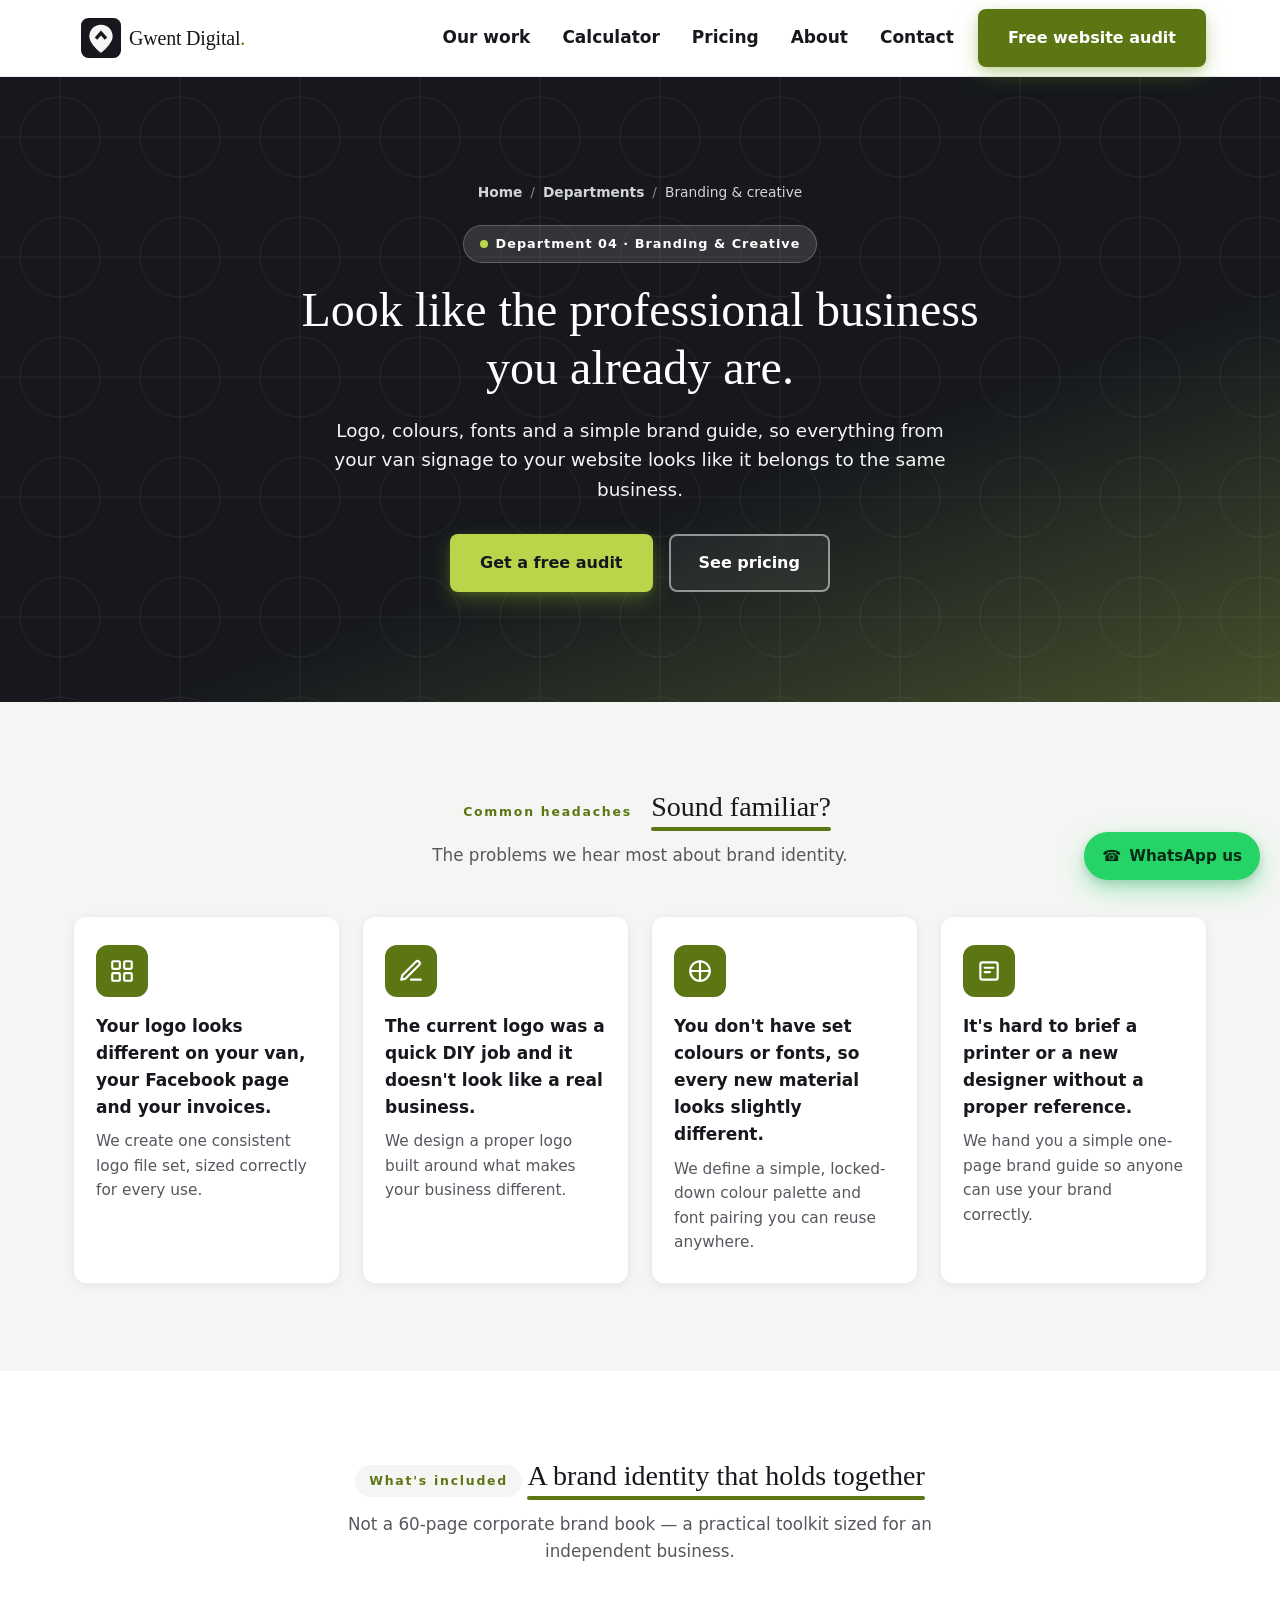
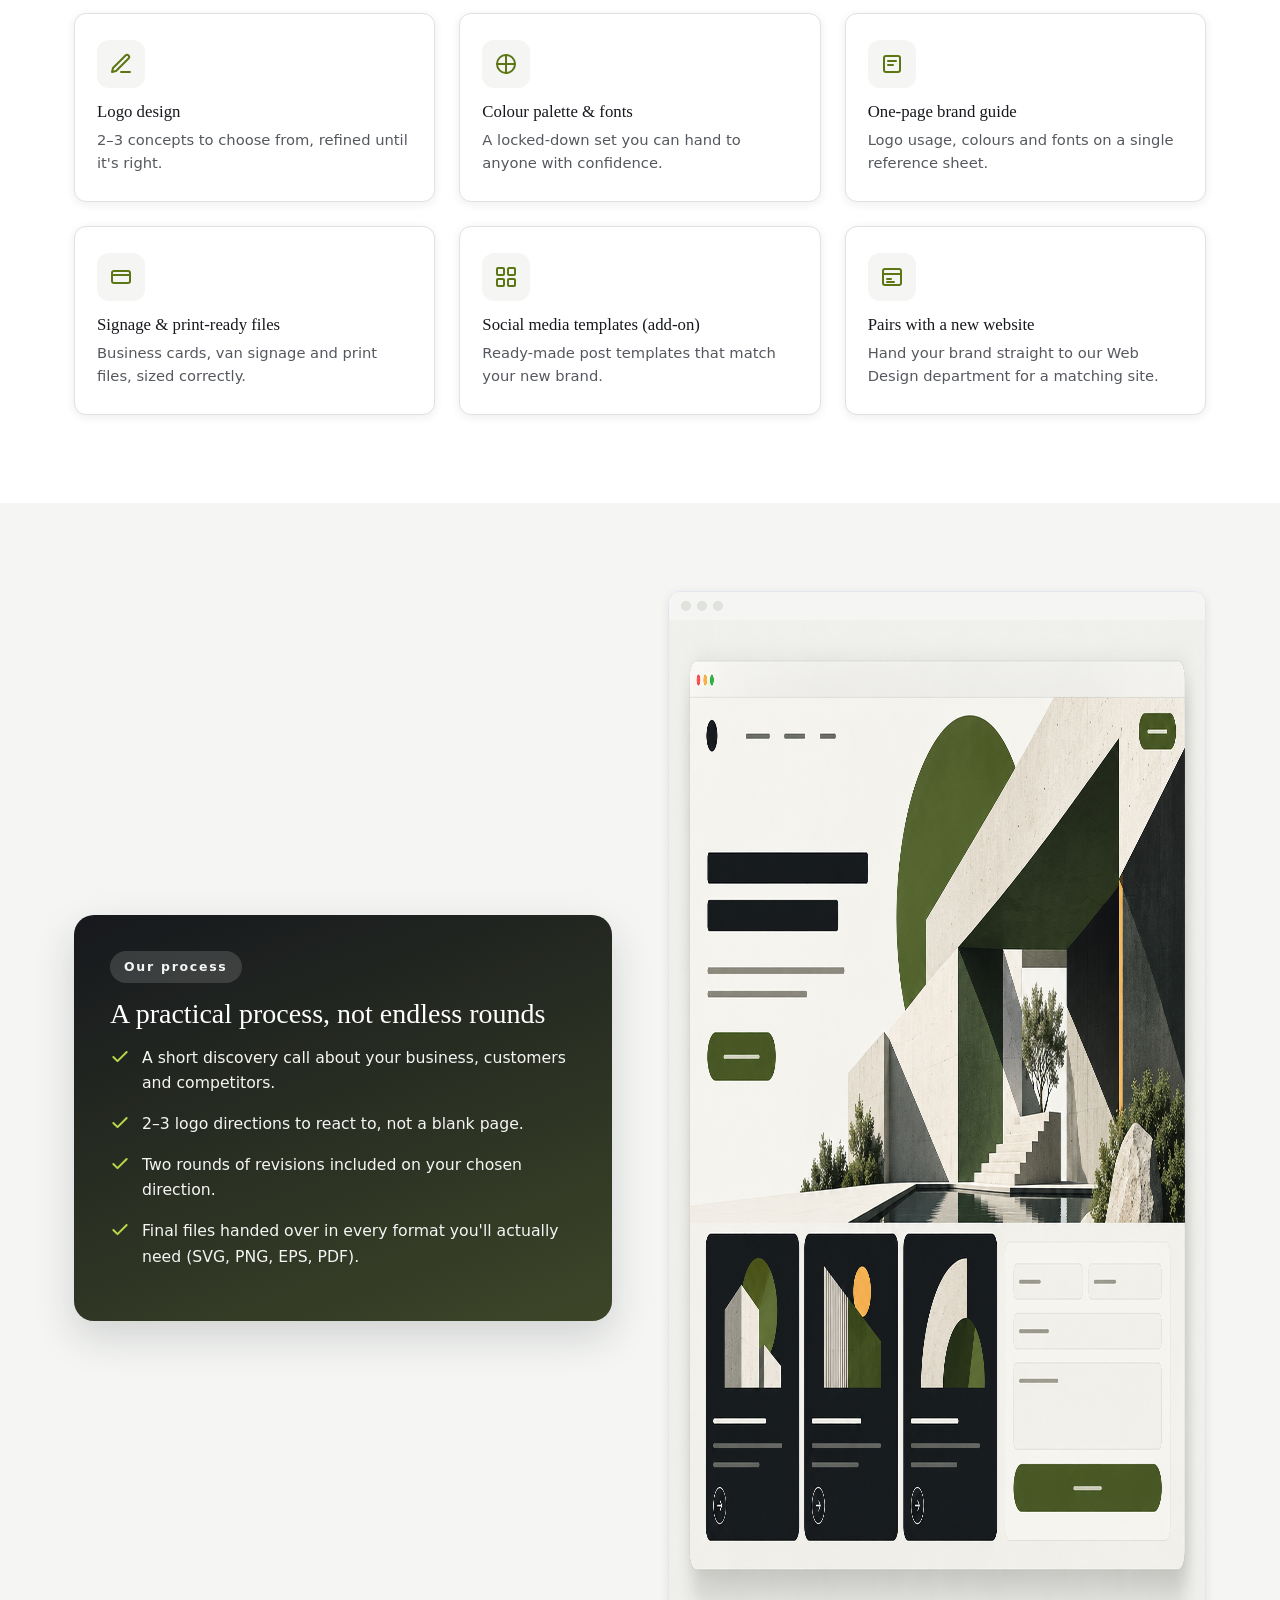
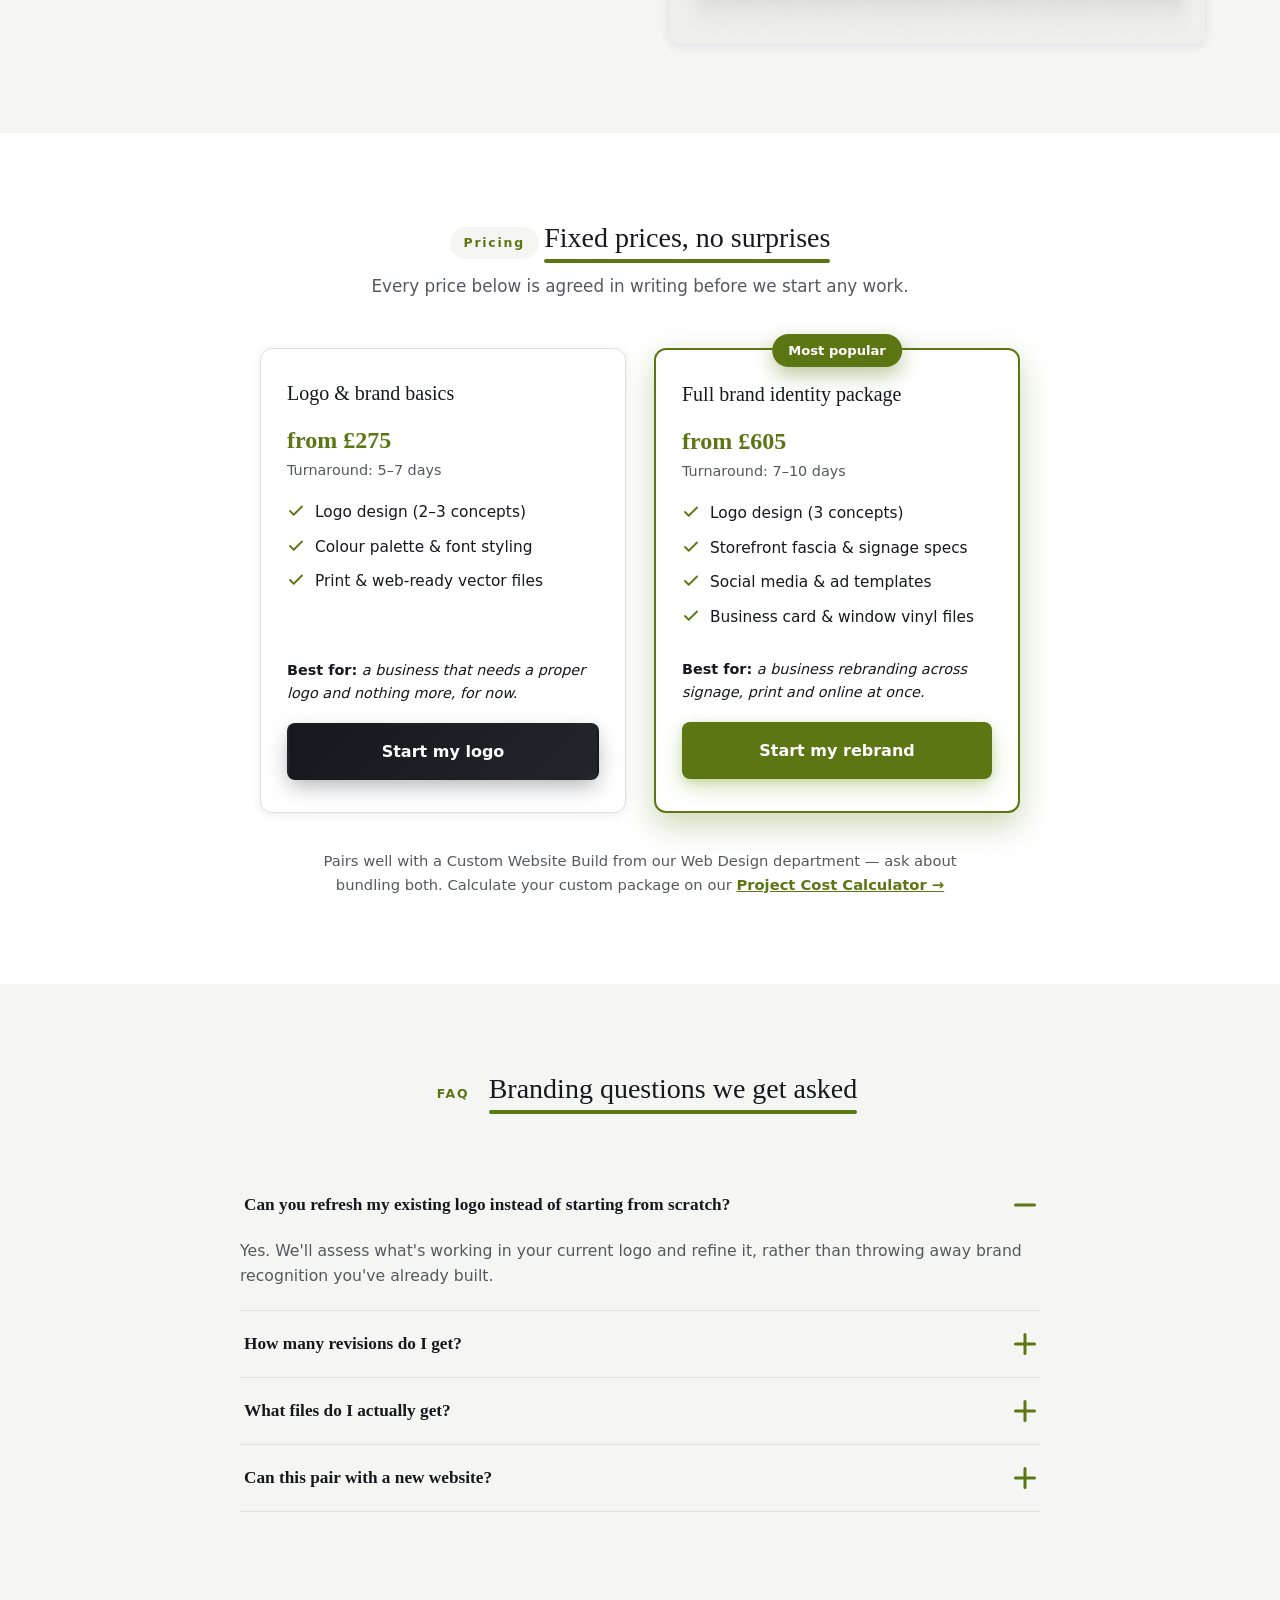
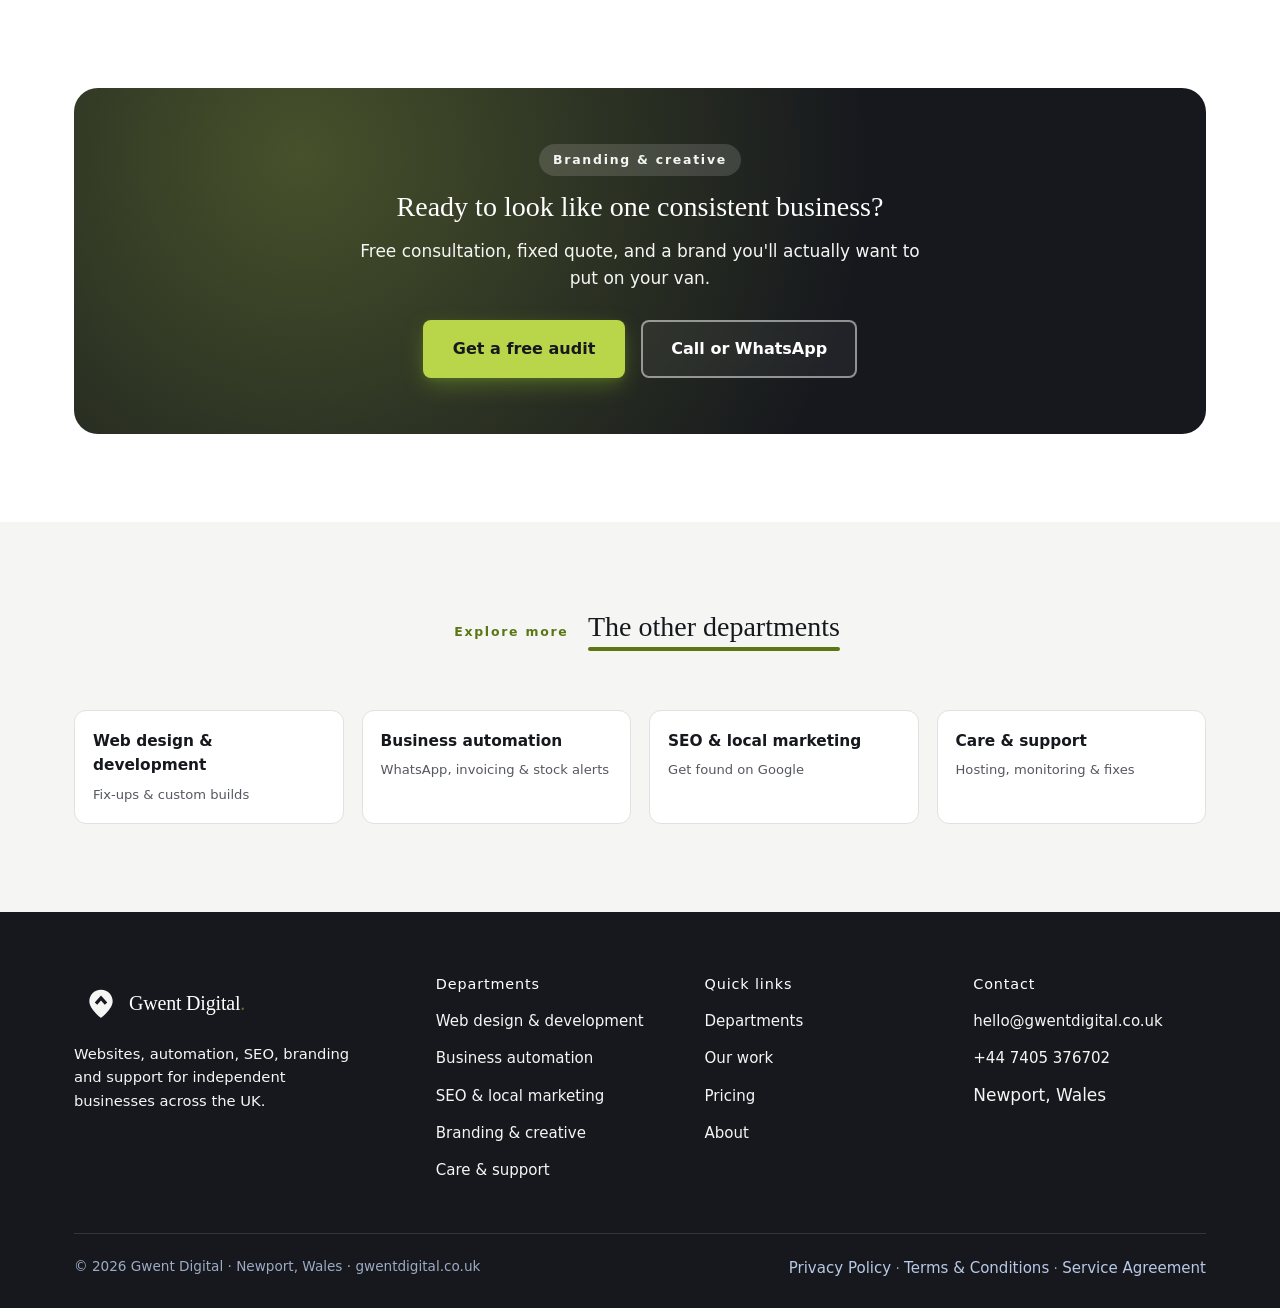
<file: departments/branding.html>
<!DOCTYPE html>
<html lang="en-GB">
<head>
<meta charset="UTF-8">
<meta name="viewport" content="width=device-width, initial-scale=1">
<title>Branding &amp; Creative | Gwent Digital</title>
<meta name="description" content="Logo design, colour palettes and simple brand guides for independent businesses across the UK. Fixed pricing, so everything you put out looks like one business.">
<meta name="robots" content="index, follow">
<link rel="canonical" href="https://gwentdigital.co.uk/departments/branding.html">
<meta property="og:type" content="website">
<meta property="og:site_name" content="Gwent Digital">
<meta property="og:title" content="Branding & Creative | Gwent Digital">
<meta property="og:description" content="Logos, colours and a visual identity people remember.">
<meta property="og:url" content="https://gwentdigital.co.uk/departments/branding.html">
<meta property="og:locale" content="en_GB">
<link rel="icon" type="image/svg+xml" href="../assets/brand/favicon.svg">



<link rel="stylesheet" href="../assets/css/style.css">
</head>
<body data-dept="branding">
<script>document.documentElement.classList.add('js');</script>

<a class="skip-link" href="#main">Skip to content</a>

<header class="navbar" id="navbar">
  <div class="nav-inner">
    <a href="../index.html#top" class="brand" aria-label="Gwent Digital — home">
      <img src="../assets/brand/icon.svg" alt="" aria-hidden="true" class="logo-img" height="40">

      <span class="brand-name">Gwent Digital</span>
    </a>
    <ul class="nav-links">
      <li class="has-dropdown" id="dept-dropdown">

        <div class="dropdown-menu">
          <a class="dropdown-item" data-accent="web-design" href="web-design.html">
            <span class="dd-icon"><svg viewBox="0 0 24 24" fill="none" stroke-width="2" stroke-linecap="round" stroke-linejoin="round"><rect x="3" y="4" width="18" height="16" rx="2"/><path d="M3 9h18"/><path d="M7 14h4M7 17h7"/></svg></span>
            <span class="dd-copy"><strong>Web design &amp; development</strong><small>Fast, mobile-first websites, built and managed end-to-end.</small></span>
          </a>
          <a class="dropdown-item" data-accent="automation" href="automation.html">
            <span class="dd-icon"><svg viewBox="0 0 24 24" fill="none" stroke-width="2" stroke-linecap="round" stroke-linejoin="round"><path d="M13 2L4 14h6l-1 8 9-12h-6l1-8z"/></svg></span>
            <span class="dd-copy"><strong>Business automation</strong><small>WhatsApp replies, invoicing and stock alerts that run themselves.</small></span>
          </a>
          <a class="dropdown-item" data-accent="seo-marketing" href="seo-marketing.html">
            <span class="dd-icon"><svg viewBox="0 0 24 24" fill="none" stroke-width="2" stroke-linecap="round" stroke-linejoin="round"><circle cx="10" cy="10" r="6"/><path d="M21 21l-5.2-5.2"/></svg></span>
            <span class="dd-copy"><strong>SEO &amp; local marketing</strong><small>Get found on Google before your competitors do.</small></span>
          </a>
          <a class="dropdown-item" data-accent="branding" href="branding.html" aria-current="page">
            <span class="dd-icon"><svg viewBox="0 0 24 24" fill="none" stroke-width="2" stroke-linecap="round" stroke-linejoin="round"><path d="M12 20h9"/><path d="M16.5 3.5a2.12 2.12 0 013 3L7 19l-4 1 1-4 12.5-12.5z"/></svg></span>
            <span class="dd-copy"><strong>Branding &amp; creative</strong><small>Logos, colours and a visual identity people remember.</small></span>
          </a>
          <a class="dropdown-item" data-accent="care-support" href="care-support.html">
            <span class="dd-icon"><svg viewBox="0 0 24 24" fill="none" stroke-width="2" stroke-linecap="round" stroke-linejoin="round"><path d="M12 3l7 3v5c0 5-3.2 8.4-7 10-3.8-1.6-7-5-7-10V6l7-3z"/></svg></span>
            <span class="dd-copy"><strong>Care &amp; support</strong><small>Hosting, monitoring and updates so nothing breaks quietly.</small></span>
          </a>
        </div>
      </li>
      <li><a href="../index.html#work">Our work</a></li>
      <li><a href="../index.html#calculator">Calculator</a></li>
      <li><a href="../index.html#pricing">Pricing</a></li>
      <li><a href="../index.html#about">About</a></li>
      <li><a href="../index.html#contact">Contact</a></li>
      <li><a class="btn btn-gold nav-cta" href="../index.html#contact">Free website audit</a></li>
    </ul>
    <button class="hamburger" id="hamburger" aria-label="Open menu" aria-expanded="false" aria-controls="mobile-panel">
      <svg class="icon-open" viewBox="0 0 24 24" fill="none" stroke="#14181F" stroke-width="2" stroke-linecap="round"><path d="M3 6h18M3 12h18M3 18h18"/></svg>
      <svg class="icon-close" viewBox="0 0 24 24" fill="none" stroke="#14181F" stroke-width="2" stroke-linecap="round"><path d="M6 6l12 12M18 6L6 18"/></svg>
    </button>
  </div>
  <nav class="mobile-panel" id="mobile-panel" aria-label="Mobile navigation">
    <ul>
      <li class="mp-group-label">Departments</li>
      <li><a class="mp-sub" href="web-design.html">Web design &amp; development</a></li>
      <li><a class="mp-sub" href="automation.html">Business automation</a></li>
      <li><a class="mp-sub" href="seo-marketing.html">SEO &amp; local marketing</a></li>
      <li><a class="mp-sub" href="branding.html">Branding &amp; creative</a></li>
      <li><a class="mp-sub" href="care-support.html">Care &amp; support</a></li>
      <li><a href="../index.html#work">Our work</a></li>
      <li><a href="../index.html#calculator">Calculator</a></li>
      <li><a href="../index.html#pricing">Pricing</a></li>
      <li><a href="../index.html#about">About</a></li>
      <li><a href="../index.html#contact">Contact</a></li>
    </ul>
    <a class="btn btn-gold btn-block nav-cta" href="../index.html#contact">Free website audit</a>
  </nav>
</header>

<main id="main">

<section class="dept-hero">
  <div class="container dept-hero-inner reveal">
    <div class="breadcrumb"><a href="../index.html">Home</a><span class="sep">/</span><a href="../index.html#departments">Departments</a><span class="sep">/</span><span>Branding &amp; creative</span></div>
    <span class="dept-kicker"><span class="dot"></span>Department 04 &middot; Branding &amp; Creative</span>
    <h1>Look like the professional business you already are.</h1>
    <p class="subline">Logo, colours, fonts and a simple brand guide, so everything from your van signage to your website looks like it belongs to the same business.</p>
    <div class="hero-actions">
      <a href="../index.html?need=Branding%20%26%20Creative#contact" class="btn btn-gold">Get a free audit</a>
      <a href="#pricing" class="btn btn-outline">See pricing</a>
    </div>
  </div>
</section>

<section class="tinted">
  <div class="container">
    <div class="section-head reveal">
      <span class="section-label">Common headaches</span>
      <h2 class="underline">Sound familiar?</h2>
      <p>The problems we hear most about brand identity.</p>
    </div>
    <div class="problem-grid reveal-stagger">
      <div class="problem-card accent">
        <div class="icon-wrap"><svg viewBox="0 0 24 24" fill="none" stroke-width="2" stroke-linecap="round" stroke-linejoin="round"><rect x="3" y="3" width="7" height="7" rx="1"/><rect x="14" y="3" width="7" height="7" rx="1"/><rect x="3" y="14" width="7" height="7" rx="1"/><rect x="14" y="14" width="7" height="7" rx="1"/></svg></div>
        <p class="pain">Your logo looks different on your van, your Facebook page and your invoices.</p>
        <p class="fix">We create one consistent logo file set, sized correctly for every use.</p>
      </div>
      <div class="problem-card accent">
        <div class="icon-wrap"><svg viewBox="0 0 24 24" fill="none" stroke-width="2" stroke-linecap="round" stroke-linejoin="round"><path d="M12 20h9"/><path d="M16.5 3.5a2.12 2.12 0 013 3L7 19l-4 1 1-4 12.5-12.5z"/></svg></div>
        <p class="pain">The current logo was a quick DIY job and it doesn't look like a real business.</p>
        <p class="fix">We design a proper logo built around what makes your business different.</p>
      </div>
      <div class="problem-card accent">
        <div class="icon-wrap"><svg viewBox="0 0 24 24" fill="none" stroke-width="2" stroke-linecap="round" stroke-linejoin="round"><circle cx="12" cy="12" r="9"/><path d="M12 3v18M3 12h18"/></svg></div>
        <p class="pain">You don't have set colours or fonts, so every new material looks slightly different.</p>
        <p class="fix">We define a simple, locked-down colour palette and font pairing you can reuse anywhere.</p>
      </div>
      <div class="problem-card accent">
        <div class="icon-wrap"><svg viewBox="0 0 24 24" fill="none" stroke-width="2" stroke-linecap="round" stroke-linejoin="round"><rect x="4" y="4" width="16" height="16" rx="2"/><path d="M8 9h8M8 13h5"/></svg></div>
        <p class="pain">It's hard to brief a printer or a new designer without a proper reference.</p>
        <p class="fix">We hand you a simple one-page brand guide so anyone can use your brand correctly.</p>
      </div>
    </div>
  </div>
</section>

<section>
  <div class="container">
    <div class="section-head reveal">
      <span class="section-label">What's included</span>
      <h2 class="underline">A brand identity that holds together</h2>
      <p>Not a 60-page corporate brand book &mdash; a practical toolkit sized for an independent business.</p>
    </div>
    <div class="icon-feature-grid reveal-stagger">
      <div class="icon-feature">
        <div class="icon-wrap"><svg viewBox="0 0 24 24" fill="none" stroke-width="2" stroke-linecap="round" stroke-linejoin="round"><path d="M12 20h9"/><path d="M16.5 3.5a2.12 2.12 0 013 3L7 19l-4 1 1-4 12.5-12.5z"/></svg></div>
        <h4>Logo design</h4>
        <p>2&ndash;3 concepts to choose from, refined until it's right.</p>
      </div>
      <div class="icon-feature">
        <div class="icon-wrap"><svg viewBox="0 0 24 24" fill="none" stroke-width="2" stroke-linecap="round" stroke-linejoin="round"><circle cx="12" cy="12" r="9"/><path d="M12 3v18M3 12h18"/></svg></div>
        <h4>Colour palette &amp; fonts</h4>
        <p>A locked-down set you can hand to anyone with confidence.</p>
      </div>
      <div class="icon-feature">
        <div class="icon-wrap"><svg viewBox="0 0 24 24" fill="none" stroke-width="2" stroke-linecap="round" stroke-linejoin="round"><rect x="4" y="4" width="16" height="16" rx="2"/><path d="M8 9h8M8 13h5"/></svg></div>
        <h4>One-page brand guide</h4>
        <p>Logo usage, colours and fonts on a single reference sheet.</p>
      </div>
      <div class="icon-feature">
        <div class="icon-wrap"><svg viewBox="0 0 24 24" fill="none" stroke-width="2" stroke-linecap="round" stroke-linejoin="round"><rect x="3" y="6" width="18" height="12" rx="2"/><path d="M3 10h18"/></svg></div>
        <h4>Signage &amp; print-ready files</h4>
        <p>Business cards, van signage and print files, sized correctly.</p>
      </div>
      <div class="icon-feature">
        <div class="icon-wrap"><svg viewBox="0 0 24 24" fill="none" stroke-width="2" stroke-linecap="round" stroke-linejoin="round"><rect x="3" y="3" width="7" height="7" rx="1"/><rect x="14" y="3" width="7" height="7" rx="1"/><rect x="3" y="14" width="7" height="7" rx="1"/><rect x="14" y="14" width="7" height="7" rx="1"/></svg></div>
        <h4>Social media templates (add-on)</h4>
        <p>Ready-made post templates that match your new brand.</p>
      </div>
      <div class="icon-feature">
        <div class="icon-wrap"><svg viewBox="0 0 24 24" fill="none" stroke-width="2" stroke-linecap="round" stroke-linejoin="round"><rect x="3" y="4" width="18" height="16" rx="2"/><path d="M3 9h18"/><path d="M7 14h4M7 17h7"/></svg></div>
        <h4>Pairs with a new website</h4>
        <p>Hand your brand straight to our Web Design department for a matching site.</p>
      </div>
    </div>
  </div>
</section>

<section class="tinted">
  <div class="container split reverse reveal">
    <div class="split-media">
      <div class="mock-browser">
        <div class="mock-bar"><span></span><span></span><span></span></div>
        <picture>

          <img src="../assets/studio/website-concept.png" alt="Studio concept exploring a coordinated website visual identity" width="1536" height="1024" loading="lazy" decoding="async">
        </picture>
      </div>
    </div>
    <div class="split-panel">
      <div class="split-panel-inner">
        <span class="section-label" style="background:rgba(255,255,255,.14);color:var(--ice);">Our process</span>
        <h2 style="color:var(--white);">A practical process, not endless rounds</h2>
        <ul class="feature-list on-dark">
          <li><svg viewBox="0 0 24 24" fill="none" stroke-width="2.4" stroke-linecap="round" stroke-linejoin="round"><path d="M20 6L9 17l-5-5"/></svg><span style="color:var(--ice);">A short discovery call about your business, customers and competitors.</span></li>
          <li><svg viewBox="0 0 24 24" fill="none" stroke-width="2.4" stroke-linecap="round" stroke-linejoin="round"><path d="M20 6L9 17l-5-5"/></svg><span style="color:var(--ice);">2&ndash;3 logo directions to react to, not a blank page.</span></li>
          <li><svg viewBox="0 0 24 24" fill="none" stroke-width="2.4" stroke-linecap="round" stroke-linejoin="round"><path d="M20 6L9 17l-5-5"/></svg><span style="color:var(--ice);">Two rounds of revisions included on your chosen direction.</span></li>
          <li><svg viewBox="0 0 24 24" fill="none" stroke-width="2.4" stroke-linecap="round" stroke-linejoin="round"><path d="M20 6L9 17l-5-5"/></svg><span style="color:var(--ice);">Final files handed over in every format you'll actually need (SVG, PNG, EPS, PDF).</span></li>
        </ul>
      </div>
    </div>
  </div>
</section>

<!-- CASE STUDY SPOTLIGHT -->


<!-- TESTIMONIAL CALLOUT -->


<section id="pricing">
  <div class="container">
    <div class="section-head reveal">
      <span class="section-label">Pricing</span>
      <h2 class="underline">Fixed prices, no surprises</h2>
      <p>Every price below is agreed in writing before we start any work.</p>
    </div>
    <div class="pricing-grid cols-2 reveal-stagger">
      <div class="price-card">
        <h3>Logo &amp; brand basics</h3>
        <div class="service-price">from &pound;275</div>
        <div class="service-turn">Turnaround: 5&ndash;7 days</div>
        <ul class="check-list">
          <li><svg viewBox="0 0 24 24" fill="none" stroke-width="2.4" stroke-linecap="round" stroke-linejoin="round"><path d="M20 6L9 17l-5-5"/></svg> Logo design (2&ndash;3 concepts)</li>
          <li><svg viewBox="0 0 24 24" fill="none" stroke-width="2.4" stroke-linecap="round" stroke-linejoin="round"><path d="M20 6L9 17l-5-5"/></svg> Colour palette &amp; font styling</li>
          <li><svg viewBox="0 0 24 24" fill="none" stroke-width="2.4" stroke-linecap="round" stroke-linejoin="round"><path d="M20 6L9 17l-5-5"/></svg> Print &amp; web-ready vector files</li>
        </ul>
        <p class="best-for"><strong>Best for:</strong> a business that needs a proper logo and nothing more, for now.</p>
        <a href="../index.html?need=Branding%20%26%20Creative#contact" class="btn btn-navy btn-block">Start my logo</a>
      </div>
      <div class="price-card popular">
        <span class="ribbon">Most popular</span>
        <h3>Full brand identity package</h3>
        <div class="service-price">from &pound;605</div>
        <div class="service-turn">Turnaround: 7&ndash;10 days</div>
        <ul class="check-list">
          <li><svg viewBox="0 0 24 24" fill="none" stroke-width="2.4" stroke-linecap="round" stroke-linejoin="round"><path d="M20 6L9 17l-5-5"/></svg> Logo design (3 concepts)</li>
          <li><svg viewBox="0 0 24 24" fill="none" stroke-width="2.4" stroke-linecap="round" stroke-linejoin="round"><path d="M20 6L9 17l-5-5"/></svg> Storefront fascia &amp; signage specs</li>
          <li><svg viewBox="0 0 24 24" fill="none" stroke-width="2.4" stroke-linecap="round" stroke-linejoin="round"><path d="M20 6L9 17l-5-5"/></svg> Social media &amp; ad templates</li>
          <li><svg viewBox="0 0 24 24" fill="none" stroke-width="2.4" stroke-linecap="round" stroke-linejoin="round"><path d="M20 6L9 17l-5-5"/></svg> Business card &amp; window vinyl files</li>
        </ul>
        <p class="best-for"><strong>Best for:</strong> a business rebranding across signage, print and online at once.</p>
        <a href="../index.html?need=Branding%20%26%20Creative#contact" class="btn btn-gold btn-block">Start my rebrand</a>
      </div>
    </div>
    <p class="pricing-note reveal">Pairs well with a Custom Website Build from our Web Design department &mdash; ask about bundling both. Calculate your custom package on our <a href="../index.html#calculator" style="color:var(--accent-dark);font-weight:bold;">Project Cost Calculator &rarr;</a></p>
  </div>
</section>

<section class="tinted">
  <div class="container">
    <div class="section-head reveal">
      <span class="section-label">FAQ</span>
      <h2 class="underline">Branding questions we get asked</h2>
    </div>
    <div class="faq-list reveal">
      <div class="faq-item open">
        <button class="faq-q" aria-expanded="true">Can you refresh my existing logo instead of starting from scratch?<span class="plus"></span></button>
        <div class="faq-a"><p>Yes. We'll assess what's working in your current logo and refine it, rather than throwing away brand recognition you've already built.</p></div>
      </div>
      <div class="faq-item">
        <button class="faq-q" aria-expanded="false">How many revisions do I get?<span class="plus"></span></button>
        <div class="faq-a"><p>Two rounds of revisions are included on your chosen direction. Extra rounds can be added at a small additional cost, agreed upfront.</p></div>
      </div>
      <div class="faq-item">
        <button class="faq-q" aria-expanded="false">What files do I actually get?<span class="plus"></span></button>
        <div class="faq-a"><p>Print-ready and web-ready formats for your logo, plus your colour codes and font names in the brand guide &mdash; everything a printer or developer needs.</p></div>
      </div>
      <div class="faq-item">
        <button class="faq-q" aria-expanded="false">Can this pair with a new website?<span class="plus"></span></button>
        <div class="faq-a"><p>Absolutely &mdash; many clients start here, then hand the finished brand straight to our <a href="web-design.html" style="color:var(--accent-dark);font-weight:bold;">Web Design department</a> for a matching site.</p></div>
      </div>
    </div>
  </div>
</section>

<section>
  <div class="container">
    <div class="cta-banner reveal">
      <div class="cta-banner-inner">
        <span class="section-label" style="background:rgba(255,255,255,.14);color:var(--ice);">Branding &amp; creative</span>
        <h2>Ready to look like one consistent business?</h2>
        <p>Free consultation, fixed quote, and a brand you'll actually want to put on your van.</p>
        <div class="hero-actions">
          <a href="../index.html?need=Branding%20%26%20Creative#contact" class="btn btn-gold">Get a free audit</a>
          <a href="tel:+447405376702" class="btn btn-outline">Call or WhatsApp</a>
        </div>
      </div>
    </div>
  </div>
</section>

<section class="tinted">
  <div class="container">
    <div class="section-head reveal">
      <span class="section-label">Explore more</span>
      <h2 class="underline">The other departments</h2>
    </div>
    <div class="other-depts reveal-stagger">
      <a class="other-dept-link" href="web-design.html"><strong>Web design &amp; development</strong><span>Fix-ups &amp; custom builds</span></a>
      <a class="other-dept-link" href="automation.html"><strong>Business automation</strong><span>WhatsApp, invoicing &amp; stock alerts</span></a>
      <a class="other-dept-link" href="seo-marketing.html"><strong>SEO &amp; local marketing</strong><span>Get found on Google</span></a>
      <a class="other-dept-link" href="care-support.html"><strong>Care &amp; support</strong><span>Hosting, monitoring &amp; fixes</span></a>
    </div>
  </div>
</section>

</main>

<footer>
  <div class="container">
    <div class="footer-grid">
      <div class="footer-brand">
        <a href="../index.html#top" class="brand" aria-label="Gwent Digital — home">
          <img src="../assets/brand/icon.svg" alt="" aria-hidden="true" class="logo-img" height="36">

          <span class="brand-name">Gwent Digital</span>
        </a>
        <p>Websites, automation, SEO, branding and support for independent businesses across the UK.</p>
      </div>
      <div>
        <h4>Departments</h4>
        <ul>
          <li><a href="web-design.html">Web design &amp; development</a></li>
          <li><a href="automation.html">Business automation</a></li>
          <li><a href="seo-marketing.html">SEO &amp; local marketing</a></li>
          <li><a href="branding.html">Branding &amp; creative</a></li>
          <li><a href="care-support.html">Care &amp; support</a></li>
        </ul>
      </div>
      <div>
        <h4>Quick links</h4>
        <ul>
          <li><a href="../index.html#departments">Departments</a></li>
          <li><a href="../index.html#work">Our work</a></li>
          <li><a href="../index.html#pricing">Pricing</a></li>
          <li><a href="../index.html#about">About</a></li>
        </ul>
      </div>
      <div>
        <h4>Contact</h4>
        <ul>
          <li><a href="mailto:hello@gwentdigital.co.uk">hello@gwentdigital.co.uk</a></li>
          <li><a href="tel:+447405376702">+44 7405 376702</a></li>
          <li>Newport, Wales</li>
        </ul>
      </div>
    </div>
    <div class="footer-bottom">
      <span>&copy; 2026 Gwent Digital &middot; Newport, Wales &middot; gwentdigital.co.uk</span>
      <span><a href="../index.html#privacy">Privacy Policy</a> &middot; <a href="../terms.html">Terms &amp; Conditions</a> &middot; <a href="../service-agreement.html">Service Agreement</a></span>
    </div>
  </div>
</footer>

<script src="../assets/js/main.js"></script>
</body>
</html>
</file>
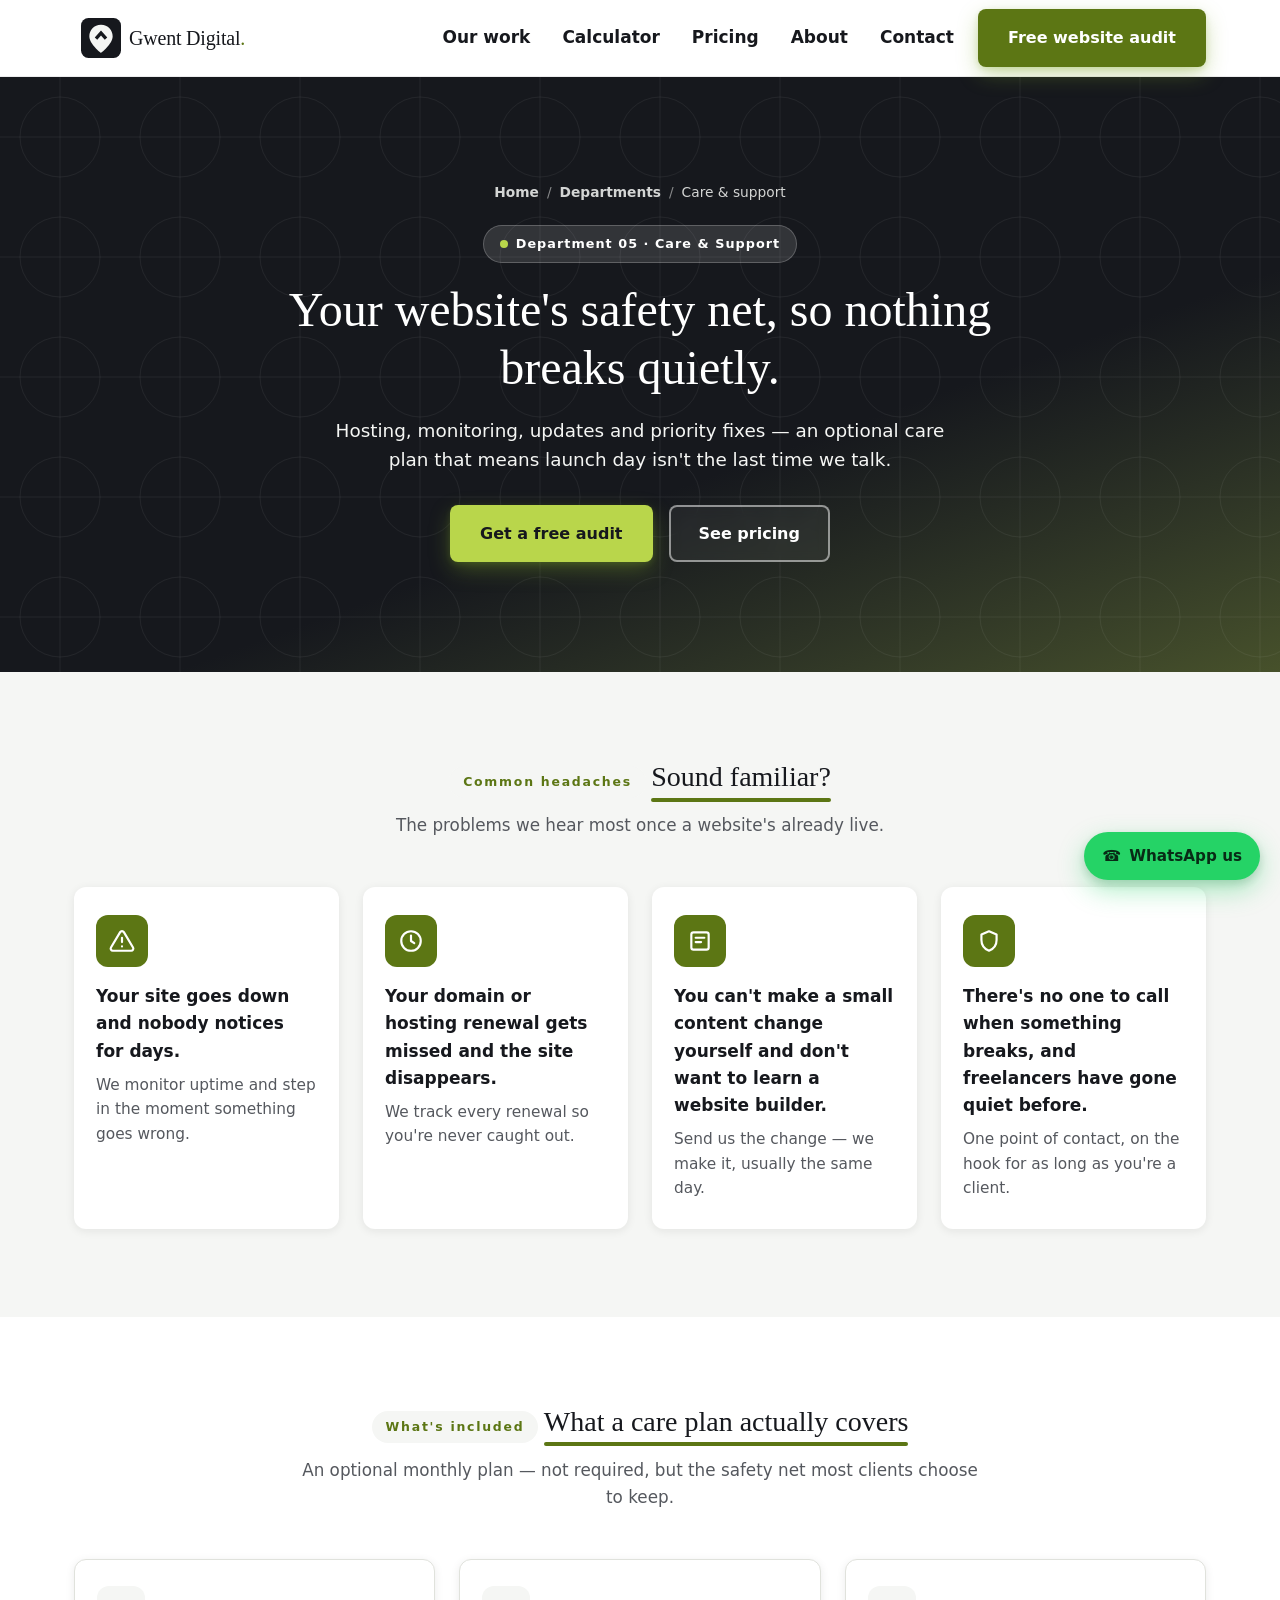
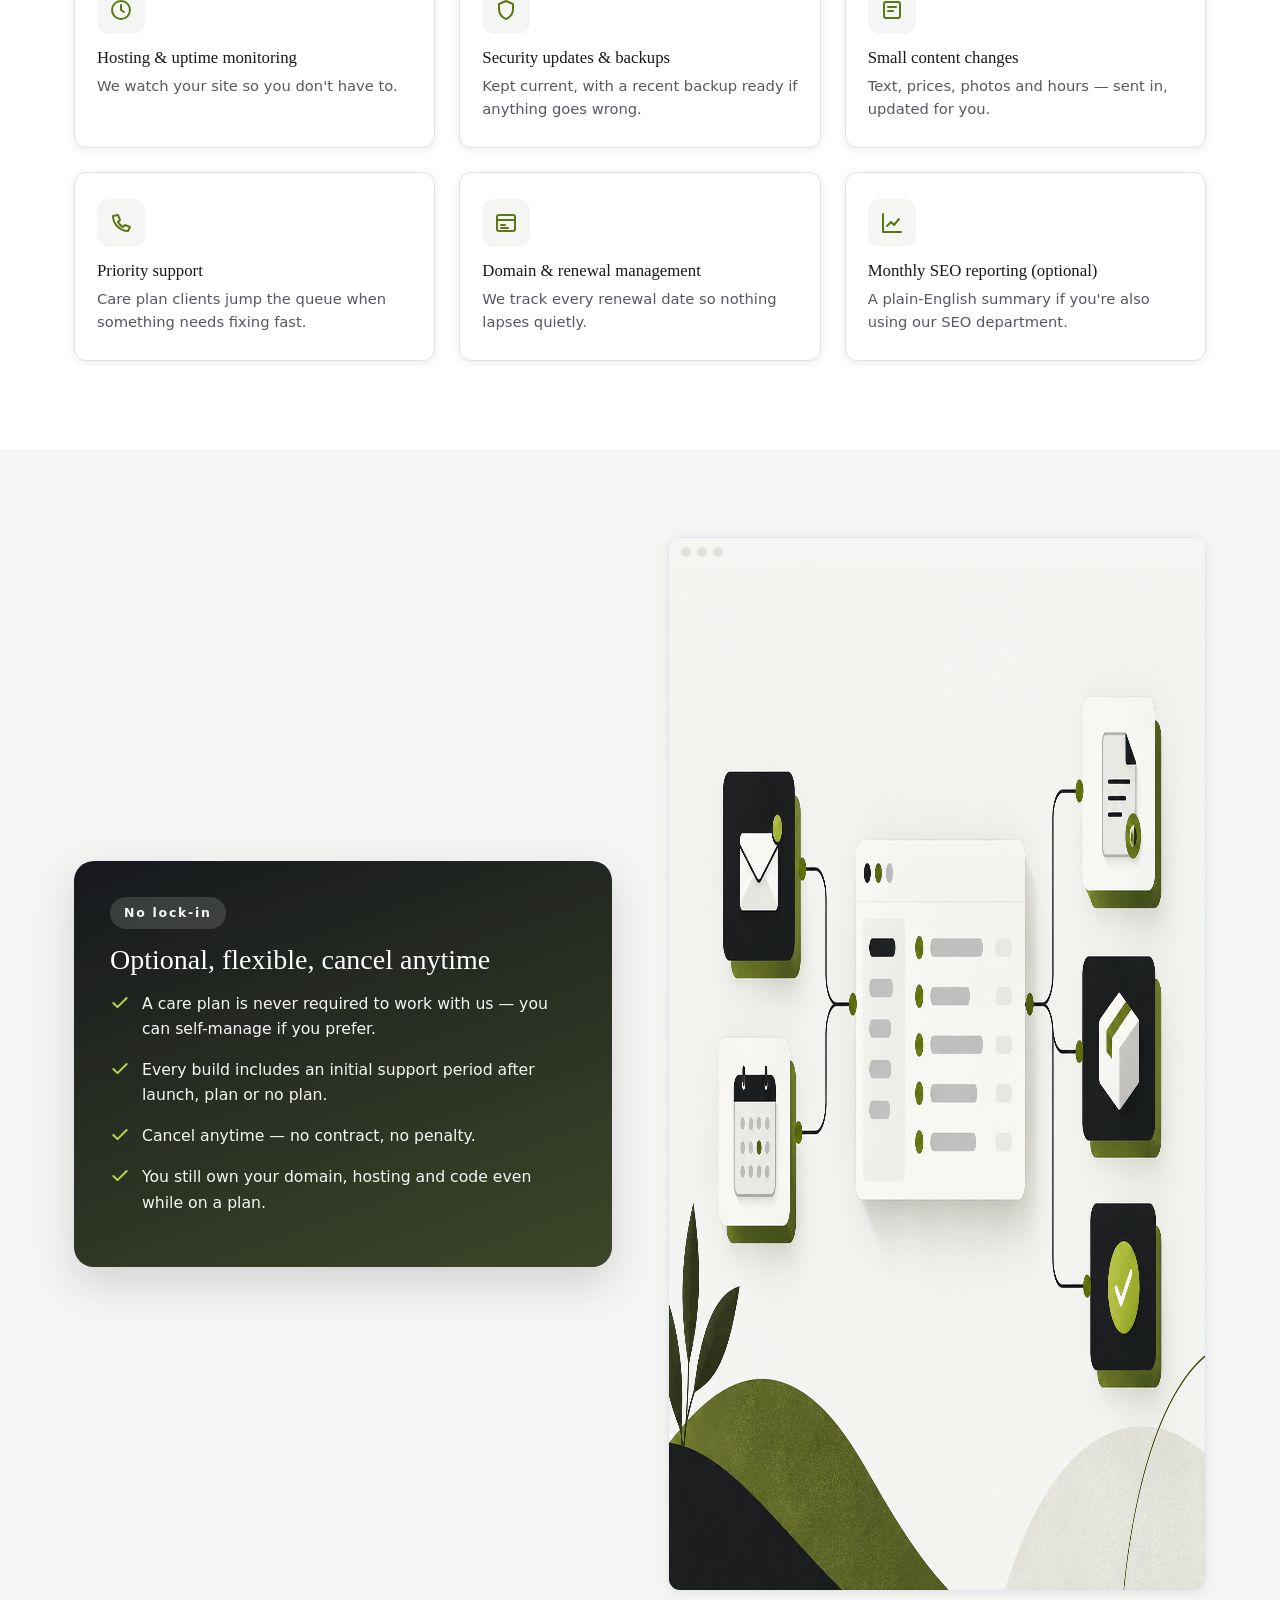
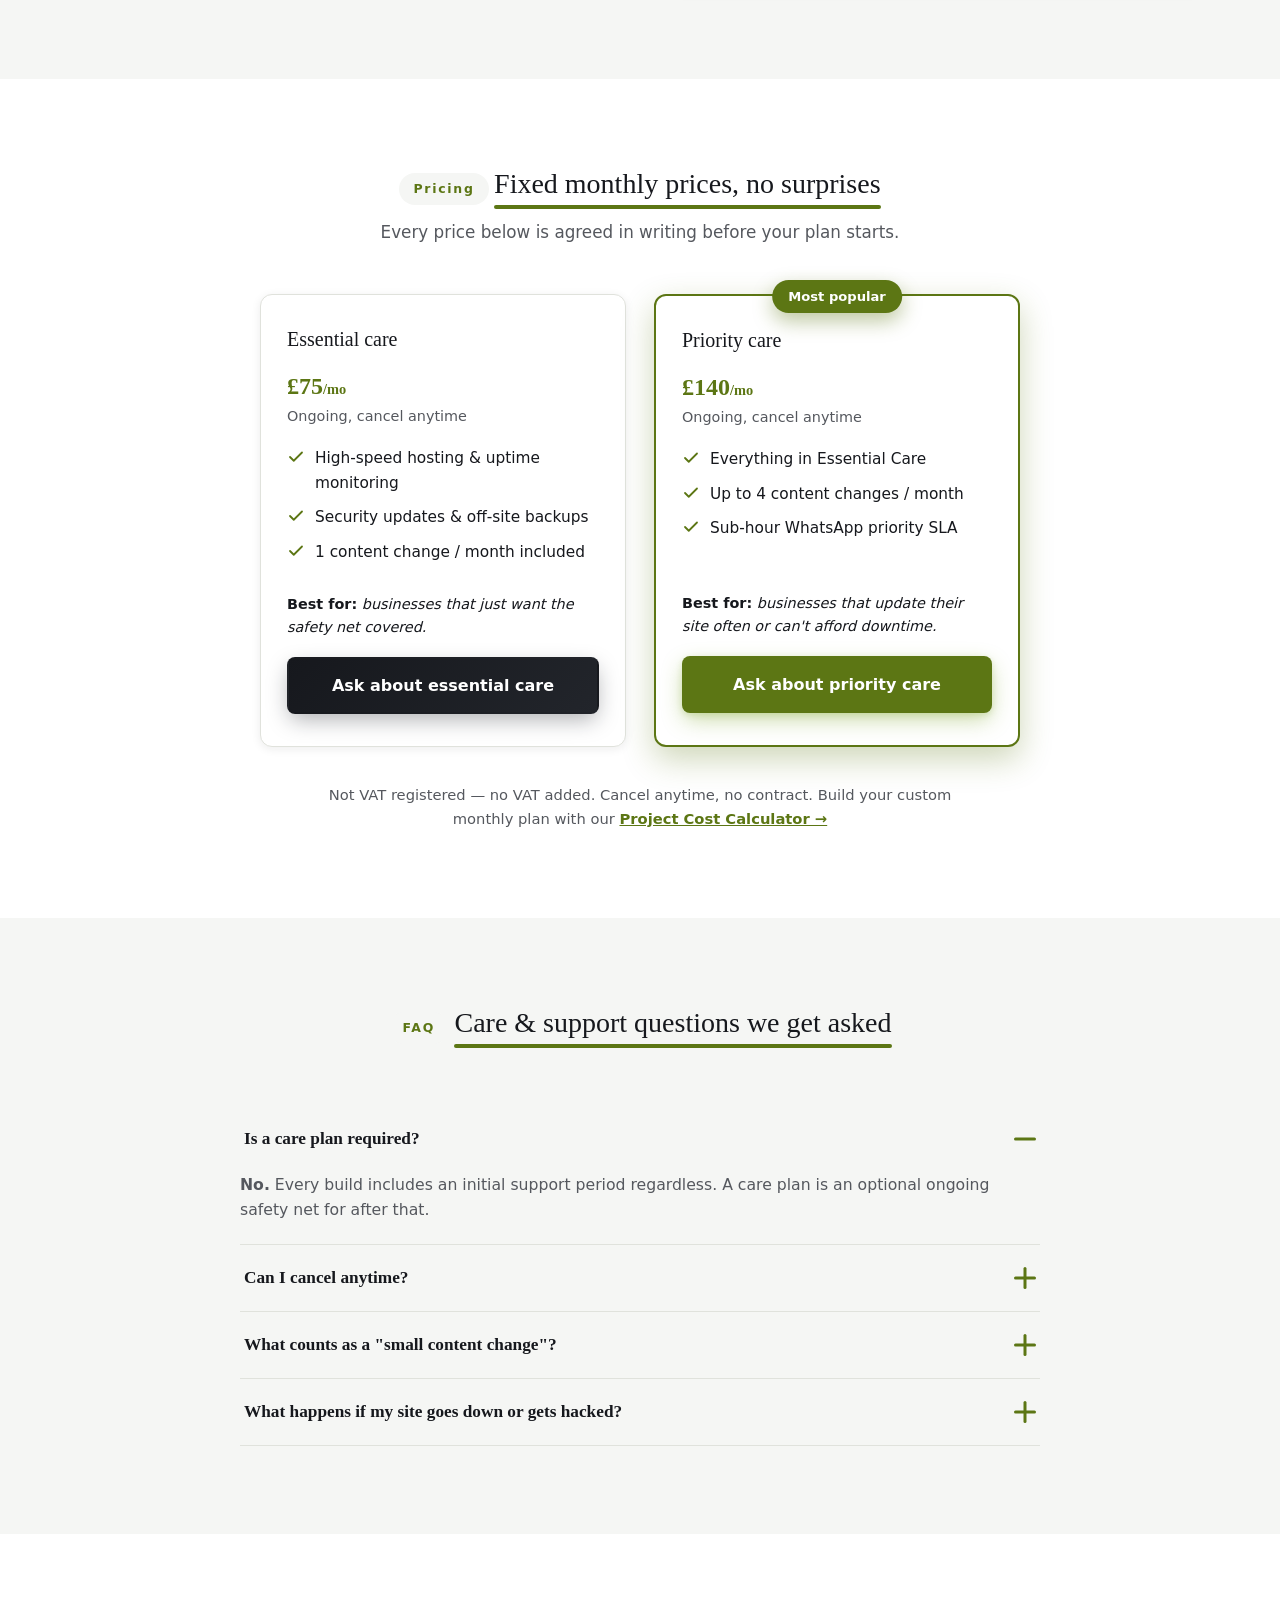
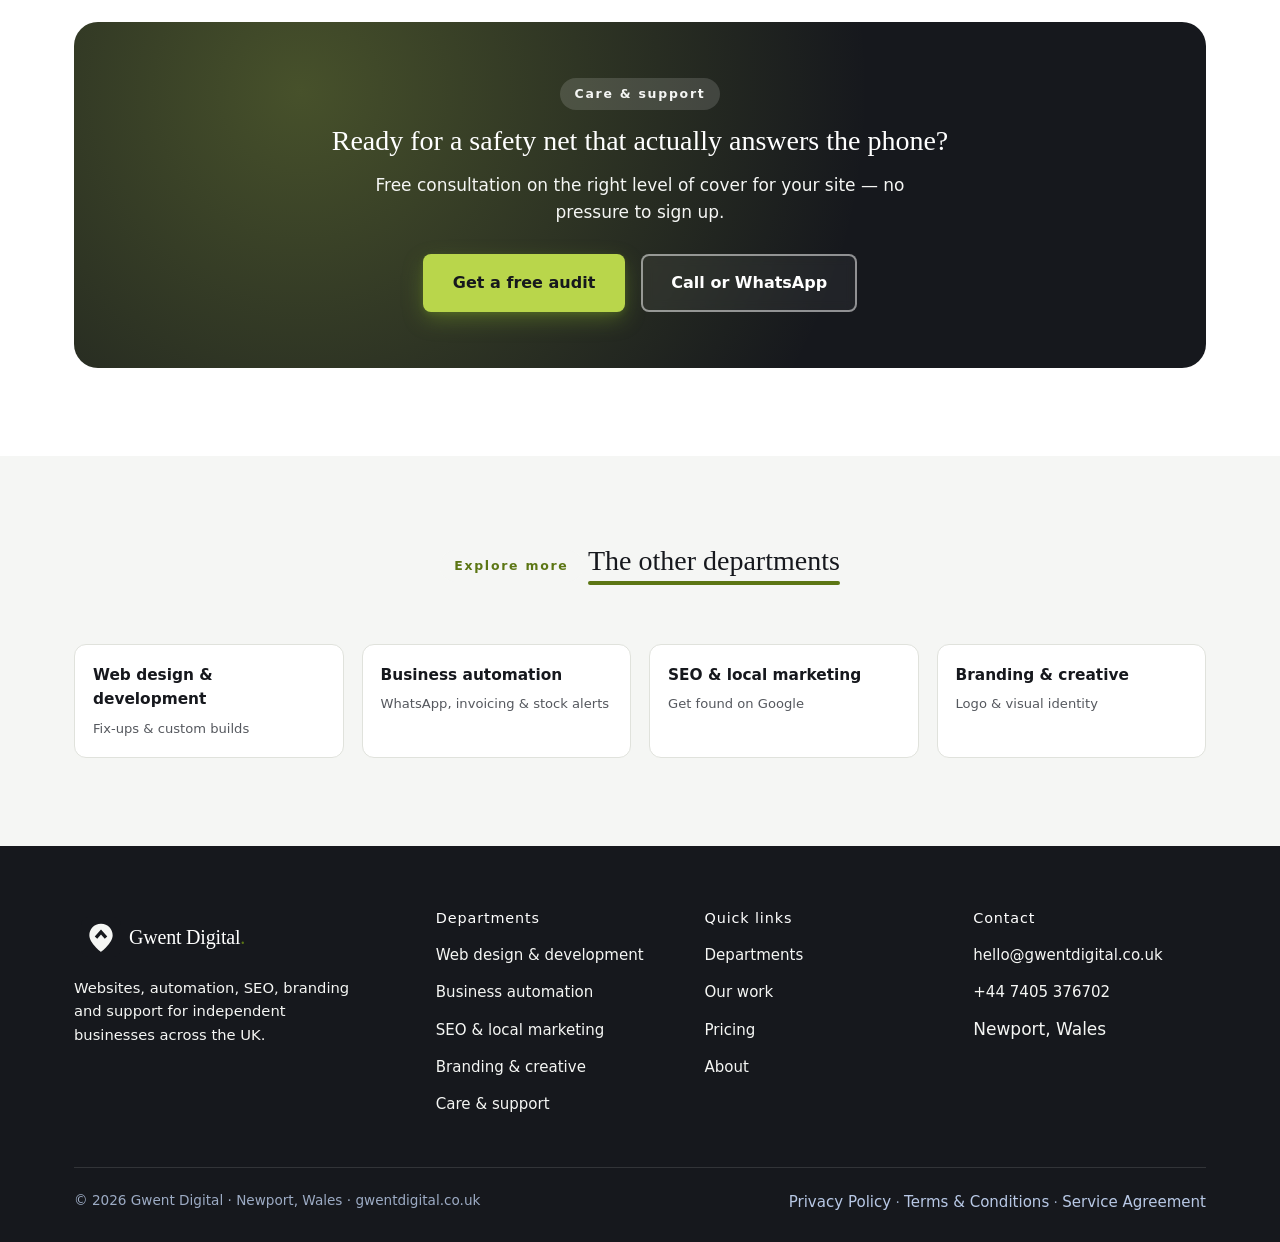
<file: departments/care-support.html>
<!DOCTYPE html>
<html lang="en-GB">
<head>
<meta charset="UTF-8">
<meta name="viewport" content="width=device-width, initial-scale=1">
<title>Care &amp; Support | Gwent Digital</title>
<meta name="description" content="Hosting, monitoring, backups and priority support for independent businesses across the UK. Fixed monthly pricing, cancel anytime.">
<meta name="robots" content="index, follow">
<link rel="canonical" href="https://gwentdigital.co.uk/departments/care-support.html">
<meta property="og:type" content="website">
<meta property="og:site_name" content="Gwent Digital">
<meta property="og:title" content="Care & Support | Gwent Digital">
<meta property="og:description" content="Hosting, monitoring and updates so nothing breaks quietly.">
<meta property="og:url" content="https://gwentdigital.co.uk/departments/care-support.html">
<meta property="og:locale" content="en_GB">
<link rel="icon" type="image/svg+xml" href="../assets/brand/favicon.svg">



<link rel="stylesheet" href="../assets/css/style.css">
</head>
<body data-dept="care-support">
<script>document.documentElement.classList.add('js');</script>

<a class="skip-link" href="#main">Skip to content</a>

<header class="navbar" id="navbar">
  <div class="nav-inner">
    <a href="../index.html#top" class="brand" aria-label="Gwent Digital — home">
      <img src="../assets/brand/icon.svg" alt="" aria-hidden="true" class="logo-img" height="40">

      <span class="brand-name">Gwent Digital</span>
    </a>
    <ul class="nav-links">
      <li class="has-dropdown" id="dept-dropdown">

        <div class="dropdown-menu">
          <a class="dropdown-item" data-accent="web-design" href="web-design.html">
            <span class="dd-icon"><svg viewBox="0 0 24 24" fill="none" stroke-width="2" stroke-linecap="round" stroke-linejoin="round"><rect x="3" y="4" width="18" height="16" rx="2"/><path d="M3 9h18"/><path d="M7 14h4M7 17h7"/></svg></span>
            <span class="dd-copy"><strong>Web design &amp; development</strong><small>Fast, mobile-first websites, built and managed end-to-end.</small></span>
          </a>
          <a class="dropdown-item" data-accent="automation" href="automation.html">
            <span class="dd-icon"><svg viewBox="0 0 24 24" fill="none" stroke-width="2" stroke-linecap="round" stroke-linejoin="round"><path d="M13 2L4 14h6l-1 8 9-12h-6l1-8z"/></svg></span>
            <span class="dd-copy"><strong>Business automation</strong><small>WhatsApp replies, invoicing and stock alerts that run themselves.</small></span>
          </a>
          <a class="dropdown-item" data-accent="seo-marketing" href="seo-marketing.html">
            <span class="dd-icon"><svg viewBox="0 0 24 24" fill="none" stroke-width="2" stroke-linecap="round" stroke-linejoin="round"><circle cx="10" cy="10" r="6"/><path d="M21 21l-5.2-5.2"/></svg></span>
            <span class="dd-copy"><strong>SEO &amp; local marketing</strong><small>Get found on Google before your competitors do.</small></span>
          </a>
          <a class="dropdown-item" data-accent="branding" href="branding.html">
            <span class="dd-icon"><svg viewBox="0 0 24 24" fill="none" stroke-width="2" stroke-linecap="round" stroke-linejoin="round"><path d="M12 20h9"/><path d="M16.5 3.5a2.12 2.12 0 013 3L7 19l-4 1 1-4 12.5-12.5z"/></svg></span>
            <span class="dd-copy"><strong>Branding &amp; creative</strong><small>Logos, colours and a visual identity people remember.</small></span>
          </a>
          <a class="dropdown-item" data-accent="care-support" href="care-support.html" aria-current="page">
            <span class="dd-icon"><svg viewBox="0 0 24 24" fill="none" stroke-width="2" stroke-linecap="round" stroke-linejoin="round"><path d="M12 3l7 3v5c0 5-3.2 8.4-7 10-3.8-1.6-7-5-7-10V6l7-3z"/></svg></span>
            <span class="dd-copy"><strong>Care &amp; support</strong><small>Hosting, monitoring and updates so nothing breaks quietly.</small></span>
          </a>
        </div>
      </li>
      <li><a href="../index.html#work">Our work</a></li>
      <li><a href="../index.html#calculator">Calculator</a></li>
      <li><a href="../index.html#pricing">Pricing</a></li>
      <li><a href="../index.html#about">About</a></li>
      <li><a href="../index.html#contact">Contact</a></li>
      <li><a class="btn btn-gold nav-cta" href="../index.html#contact">Free website audit</a></li>
    </ul>
    <button class="hamburger" id="hamburger" aria-label="Open menu" aria-expanded="false" aria-controls="mobile-panel">
      <svg class="icon-open" viewBox="0 0 24 24" fill="none" stroke="#14181F" stroke-width="2" stroke-linecap="round"><path d="M3 6h18M3 12h18M3 18h18"/></svg>
      <svg class="icon-close" viewBox="0 0 24 24" fill="none" stroke="#14181F" stroke-width="2" stroke-linecap="round"><path d="M6 6l12 12M18 6L6 18"/></svg>
    </button>
  </div>
  <nav class="mobile-panel" id="mobile-panel" aria-label="Mobile navigation">
    <ul>
      <li class="mp-group-label">Departments</li>
      <li><a class="mp-sub" href="web-design.html">Web design &amp; development</a></li>
      <li><a class="mp-sub" href="automation.html">Business automation</a></li>
      <li><a class="mp-sub" href="seo-marketing.html">SEO &amp; local marketing</a></li>
      <li><a class="mp-sub" href="branding.html">Branding &amp; creative</a></li>
      <li><a class="mp-sub" href="care-support.html">Care &amp; support</a></li>
      <li><a href="../index.html#work">Our work</a></li>
      <li><a href="../index.html#calculator">Calculator</a></li>
      <li><a href="../index.html#pricing">Pricing</a></li>
      <li><a href="../index.html#about">About</a></li>
      <li><a href="../index.html#contact">Contact</a></li>
    </ul>
    <a class="btn btn-gold btn-block nav-cta" href="../index.html#contact">Free website audit</a>
  </nav>
</header>

<main id="main">

<section class="dept-hero">
  <div class="container dept-hero-inner reveal">
    <div class="breadcrumb"><a href="../index.html">Home</a><span class="sep">/</span><a href="../index.html#departments">Departments</a><span class="sep">/</span><span>Care &amp; support</span></div>
    <span class="dept-kicker"><span class="dot"></span>Department 05 &middot; Care &amp; Support</span>
    <h1>Your website's safety net, so nothing breaks quietly.</h1>
    <p class="subline">Hosting, monitoring, updates and priority fixes &mdash; an optional care plan that means launch day isn't the last time we talk.</p>
    <div class="hero-actions">
      <a href="../index.html?need=Care%20%26%20Support#contact" class="btn btn-gold">Get a free audit</a>
      <a href="#pricing" class="btn btn-outline">See pricing</a>
    </div>
  </div>
</section>

<section class="tinted">
  <div class="container">
    <div class="section-head reveal">
      <span class="section-label">Common headaches</span>
      <h2 class="underline">Sound familiar?</h2>
      <p>The problems we hear most once a website's already live.</p>
    </div>
    <div class="problem-grid reveal-stagger">
      <div class="problem-card accent">
        <div class="icon-wrap"><svg viewBox="0 0 24 24" fill="none" stroke-width="2" stroke-linecap="round" stroke-linejoin="round"><path d="M12 9v4M12 17h.01"/><path d="M10.29 3.86L1.82 18a2 2 0 001.71 3h16.94a2 2 0 001.71-3L13.71 3.86a2 2 0 00-3.42 0z"/></svg></div>
        <p class="pain">Your site goes down and nobody notices for days.</p>
        <p class="fix">We monitor uptime and step in the moment something goes wrong.</p>
      </div>
      <div class="problem-card accent">
        <div class="icon-wrap"><svg viewBox="0 0 24 24" fill="none" stroke-width="2" stroke-linecap="round" stroke-linejoin="round"><circle cx="12" cy="12" r="9"/><path d="M12 7v5l3 2"/></svg></div>
        <p class="pain">Your domain or hosting renewal gets missed and the site disappears.</p>
        <p class="fix">We track every renewal so you're never caught out.</p>
      </div>
      <div class="problem-card accent">
        <div class="icon-wrap"><svg viewBox="0 0 24 24" fill="none" stroke-width="2" stroke-linecap="round" stroke-linejoin="round"><rect x="4" y="4" width="16" height="16" rx="2"/><path d="M8 9h8M8 13h5"/></svg></div>
        <p class="pain">You can't make a small content change yourself and don't want to learn a website builder.</p>
        <p class="fix">Send us the change &mdash; we make it, usually the same day.</p>
      </div>
      <div class="problem-card accent">
        <div class="icon-wrap"><svg viewBox="0 0 24 24" fill="none" stroke-width="2" stroke-linecap="round" stroke-linejoin="round"><path d="M12 3l7 3v5c0 5-3.2 8.4-7 10-3.8-1.6-7-5-7-10V6l7-3z"/></svg></div>
        <p class="pain">There's no one to call when something breaks, and freelancers have gone quiet before.</p>
        <p class="fix">One point of contact, on the hook for as long as you're a client.</p>
      </div>
    </div>
  </div>
</section>

<section>
  <div class="container">
    <div class="section-head reveal">
      <span class="section-label">What's included</span>
      <h2 class="underline">What a care plan actually covers</h2>
      <p>An optional monthly plan &mdash; not required, but the safety net most clients choose to keep.</p>
    </div>
    <div class="icon-feature-grid reveal-stagger">
      <div class="icon-feature">
        <div class="icon-wrap"><svg viewBox="0 0 24 24" fill="none" stroke-width="2" stroke-linecap="round" stroke-linejoin="round"><circle cx="12" cy="12" r="9"/><path d="M12 7v5l3 2"/></svg></div>
        <h4>Hosting &amp; uptime monitoring</h4>
        <p>We watch your site so you don't have to.</p>
      </div>
      <div class="icon-feature">
        <div class="icon-wrap"><svg viewBox="0 0 24 24" fill="none" stroke-width="2" stroke-linecap="round" stroke-linejoin="round"><path d="M12 3l7 3v5c0 5-3.2 8.4-7 10-3.8-1.6-7-5-7-10V6l7-3z"/></svg></div>
        <h4>Security updates &amp; backups</h4>
        <p>Kept current, with a recent backup ready if anything goes wrong.</p>
      </div>
      <div class="icon-feature">
        <div class="icon-wrap"><svg viewBox="0 0 24 24" fill="none" stroke-width="2" stroke-linecap="round" stroke-linejoin="round"><rect x="4" y="4" width="16" height="16" rx="2"/><path d="M8 9h8M8 13h5"/></svg></div>
        <h4>Small content changes</h4>
        <p>Text, prices, photos and hours &mdash; sent in, updated for you.</p>
      </div>
      <div class="icon-feature">
        <div class="icon-wrap"><svg viewBox="0 0 24 24" fill="none" stroke-width="2" stroke-linecap="round" stroke-linejoin="round"><path d="M4 5c0 8 7 15 15 15l2-4-5-2-2 2c-2-1-4-3-5-5l2-2-2-5z"/></svg></div>
        <h4>Priority support</h4>
        <p>Care plan clients jump the queue when something needs fixing fast.</p>
      </div>
      <div class="icon-feature">
        <div class="icon-wrap"><svg viewBox="0 0 24 24" fill="none" stroke-width="2" stroke-linecap="round" stroke-linejoin="round"><rect x="3" y="4" width="18" height="16" rx="2"/><path d="M3 9h18"/><path d="M7 14h4M7 17h7"/></svg></div>
        <h4>Domain &amp; renewal management</h4>
        <p>We track every renewal date so nothing lapses quietly.</p>
      </div>
      <div class="icon-feature">
        <div class="icon-wrap"><svg viewBox="0 0 24 24" fill="none" stroke-width="2" stroke-linecap="round" stroke-linejoin="round"><path d="M3 3v18h18"/><path d="M7 15l4-4 3 3 5-6"/></svg></div>
        <h4>Monthly SEO reporting (optional)</h4>
        <p>A plain-English summary if you're also using our SEO department.</p>
      </div>
    </div>
  </div>
</section>

<section class="tinted">
  <div class="container split reveal">
    <div class="split-panel">
      <div class="split-panel-inner">
        <span class="section-label" style="background:rgba(255,255,255,.14);color:var(--ice);">No lock-in</span>
        <h2 style="color:var(--white);">Optional, flexible, cancel anytime</h2>
        <ul class="feature-list on-dark">
          <li><svg viewBox="0 0 24 24" fill="none" stroke-width="2.4" stroke-linecap="round" stroke-linejoin="round"><path d="M20 6L9 17l-5-5"/></svg><span style="color:var(--ice);">A care plan is never required to work with us &mdash; you can self-manage if you prefer.</span></li>
          <li><svg viewBox="0 0 24 24" fill="none" stroke-width="2.4" stroke-linecap="round" stroke-linejoin="round"><path d="M20 6L9 17l-5-5"/></svg><span style="color:var(--ice);">Every build includes an initial support period after launch, plan or no plan.</span></li>
          <li><svg viewBox="0 0 24 24" fill="none" stroke-width="2.4" stroke-linecap="round" stroke-linejoin="round"><path d="M20 6L9 17l-5-5"/></svg><span style="color:var(--ice);">Cancel anytime &mdash; no contract, no penalty.</span></li>
          <li><svg viewBox="0 0 24 24" fill="none" stroke-width="2.4" stroke-linecap="round" stroke-linejoin="round"><path d="M20 6L9 17l-5-5"/></svg><span style="color:var(--ice);">You still own your domain, hosting and code even while on a plan.</span></li>
        </ul>
      </div>
    </div>
    <div class="split-media">
      <div class="mock-browser">
        <div class="mock-bar"><span></span><span></span><span></span></div>
        <picture>

          <img src="../assets/studio/workflow-concept.png" alt="Illustration of connected business systems and ongoing operations" width="1536" height="1024" loading="lazy" decoding="async">
        </picture>
      </div>
    </div>
  </div>
</section>

<!-- CASE STUDY SPOTLIGHT -->


<!-- TESTIMONIAL CALLOUT -->


<section id="pricing">
  <div class="container">
    <div class="section-head reveal">
      <span class="section-label">Pricing</span>
      <h2 class="underline">Fixed monthly prices, no surprises</h2>
      <p>Every price below is agreed in writing before your plan starts.</p>
    </div>
    <div class="pricing-grid cols-2 reveal-stagger">
      <div class="price-card">
        <h3>Essential care</h3>
        <div class="service-price">&pound;75<span style="font-size:.9rem;">/mo</span></div>
        <div class="service-turn">Ongoing, cancel anytime</div>
        <ul class="check-list">
          <li><svg viewBox="0 0 24 24" fill="none" stroke-width="2.4" stroke-linecap="round" stroke-linejoin="round"><path d="M20 6L9 17l-5-5"/></svg> High-speed hosting &amp; uptime monitoring</li>
          <li><svg viewBox="0 0 24 24" fill="none" stroke-width="2.4" stroke-linecap="round" stroke-linejoin="round"><path d="M20 6L9 17l-5-5"/></svg> Security updates &amp; off-site backups</li>
          <li><svg viewBox="0 0 24 24" fill="none" stroke-width="2.4" stroke-linecap="round" stroke-linejoin="round"><path d="M20 6L9 17l-5-5"/></svg> 1 content change / month included</li>
        </ul>
        <p class="best-for"><strong>Best for:</strong> businesses that just want the safety net covered.</p>
        <a href="../index.html?need=Care%20%26%20Support#contact" class="btn btn-navy btn-block">Ask about essential care</a>
      </div>
      <div class="price-card popular">
        <span class="ribbon">Most popular</span>
        <h3>Priority care</h3>
        <div class="service-price">&pound;140<span style="font-size:.9rem;">/mo</span></div>
        <div class="service-turn">Ongoing, cancel anytime</div>
        <ul class="check-list">
          <li><svg viewBox="0 0 24 24" fill="none" stroke-width="2.4" stroke-linecap="round" stroke-linejoin="round"><path d="M20 6L9 17l-5-5"/></svg> Everything in Essential Care</li>
          <li><svg viewBox="0 0 24 24" fill="none" stroke-width="2.4" stroke-linecap="round" stroke-linejoin="round"><path d="M20 6L9 17l-5-5"/></svg> Up to 4 content changes / month</li>
          <li><svg viewBox="0 0 24 24" fill="none" stroke-width="2.4" stroke-linecap="round" stroke-linejoin="round"><path d="M20 6L9 17l-5-5"/></svg> Sub-hour WhatsApp priority SLA</li>
        </ul>
        <p class="best-for"><strong>Best for:</strong> businesses that update their site often or can't afford downtime.</p>
        <a href="../index.html?need=Care%20%26%20Support#contact" class="btn btn-gold btn-block">Ask about priority care</a>
      </div>
    </div>
    <p class="pricing-note reveal">Not VAT registered &mdash; no VAT added. Cancel anytime, no contract. Build your custom monthly plan with our <a href="../index.html#calculator" style="color:var(--accent-dark);font-weight:bold;">Project Cost Calculator &rarr;</a></p>
  </div>
</section>

<section class="tinted">
  <div class="container">
    <div class="section-head reveal">
      <span class="section-label">FAQ</span>
      <h2 class="underline">Care &amp; support questions we get asked</h2>
    </div>
    <div class="faq-list reveal">
      <div class="faq-item open">
        <button class="faq-q" aria-expanded="true">Is a care plan required?<span class="plus"></span></button>
        <div class="faq-a"><p><b>No.</b> Every build includes an initial support period regardless. A care plan is an optional ongoing safety net for after that.</p></div>
      </div>
      <div class="faq-item">
        <button class="faq-q" aria-expanded="false">Can I cancel anytime?<span class="plus"></span></button>
        <div class="faq-a"><p>Yes &mdash; there's no contract and no cancellation penalty. You keep your domain, hosting and code either way.</p></div>
      </div>
      <div class="faq-item">
        <button class="faq-q" aria-expanded="false">What counts as a "small content change"?<span class="plus"></span></button>
        <div class="faq-a"><p>Things like updating text, prices, photos, opening hours or a new offer. Bigger changes &mdash; new pages, redesigns &mdash; are quoted separately.</p></div>
      </div>
      <div class="faq-item">
        <button class="faq-q" aria-expanded="false">What happens if my site goes down or gets hacked?<span class="plus"></span></button>
        <div class="faq-a"><p>Care plan clients get priority response, and we restore from a recent backup as fast as possible. This is exactly the scenario the plan exists for.</p></div>
      </div>
    </div>
  </div>
</section>

<section>
  <div class="container">
    <div class="cta-banner reveal">
      <div class="cta-banner-inner">
        <span class="section-label" style="background:rgba(255,255,255,.14);color:var(--ice);">Care &amp; support</span>
        <h2>Ready for a safety net that actually answers the phone?</h2>
        <p>Free consultation on the right level of cover for your site &mdash; no pressure to sign up.</p>
        <div class="hero-actions">
          <a href="../index.html?need=Care%20%26%20Support#contact" class="btn btn-gold">Get a free audit</a>
          <a href="tel:+447405376702" class="btn btn-outline">Call or WhatsApp</a>
        </div>
      </div>
    </div>
  </div>
</section>

<section class="tinted">
  <div class="container">
    <div class="section-head reveal">
      <span class="section-label">Explore more</span>
      <h2 class="underline">The other departments</h2>
    </div>
    <div class="other-depts reveal-stagger">
      <a class="other-dept-link" href="web-design.html"><strong>Web design &amp; development</strong><span>Fix-ups &amp; custom builds</span></a>
      <a class="other-dept-link" href="automation.html"><strong>Business automation</strong><span>WhatsApp, invoicing &amp; stock alerts</span></a>
      <a class="other-dept-link" href="seo-marketing.html"><strong>SEO &amp; local marketing</strong><span>Get found on Google</span></a>
      <a class="other-dept-link" href="branding.html"><strong>Branding &amp; creative</strong><span>Logo &amp; visual identity</span></a>
    </div>
  </div>
</section>

</main>

<footer>
  <div class="container">
    <div class="footer-grid">
      <div class="footer-brand">
        <a href="../index.html#top" class="brand" aria-label="Gwent Digital — home">
          <img src="../assets/brand/icon.svg" alt="" aria-hidden="true" class="logo-img" height="36">

          <span class="brand-name">Gwent Digital</span>
        </a>
        <p>Websites, automation, SEO, branding and support for independent businesses across the UK.</p>
      </div>
      <div>
        <h4>Departments</h4>
        <ul>
          <li><a href="web-design.html">Web design &amp; development</a></li>
          <li><a href="automation.html">Business automation</a></li>
          <li><a href="seo-marketing.html">SEO &amp; local marketing</a></li>
          <li><a href="branding.html">Branding &amp; creative</a></li>
          <li><a href="care-support.html">Care &amp; support</a></li>
        </ul>
      </div>
      <div>
        <h4>Quick links</h4>
        <ul>
          <li><a href="../index.html#departments">Departments</a></li>
          <li><a href="../index.html#work">Our work</a></li>
          <li><a href="../index.html#pricing">Pricing</a></li>
          <li><a href="../index.html#about">About</a></li>
        </ul>
      </div>
      <div>
        <h4>Contact</h4>
        <ul>
          <li><a href="mailto:hello@gwentdigital.co.uk">hello@gwentdigital.co.uk</a></li>
          <li><a href="tel:+447405376702">+44 7405 376702</a></li>
          <li>Newport, Wales</li>
        </ul>
      </div>
    </div>
    <div class="footer-bottom">
      <span>&copy; 2026 Gwent Digital &middot; Newport, Wales &middot; gwentdigital.co.uk</span>
      <span><a href="../index.html#privacy">Privacy Policy</a> &middot; <a href="../terms.html">Terms &amp; Conditions</a> &middot; <a href="../service-agreement.html">Service Agreement</a></span>
    </div>
  </div>
</footer>

<script src="../assets/js/main.js"></script>
</body>
</html>
</file>
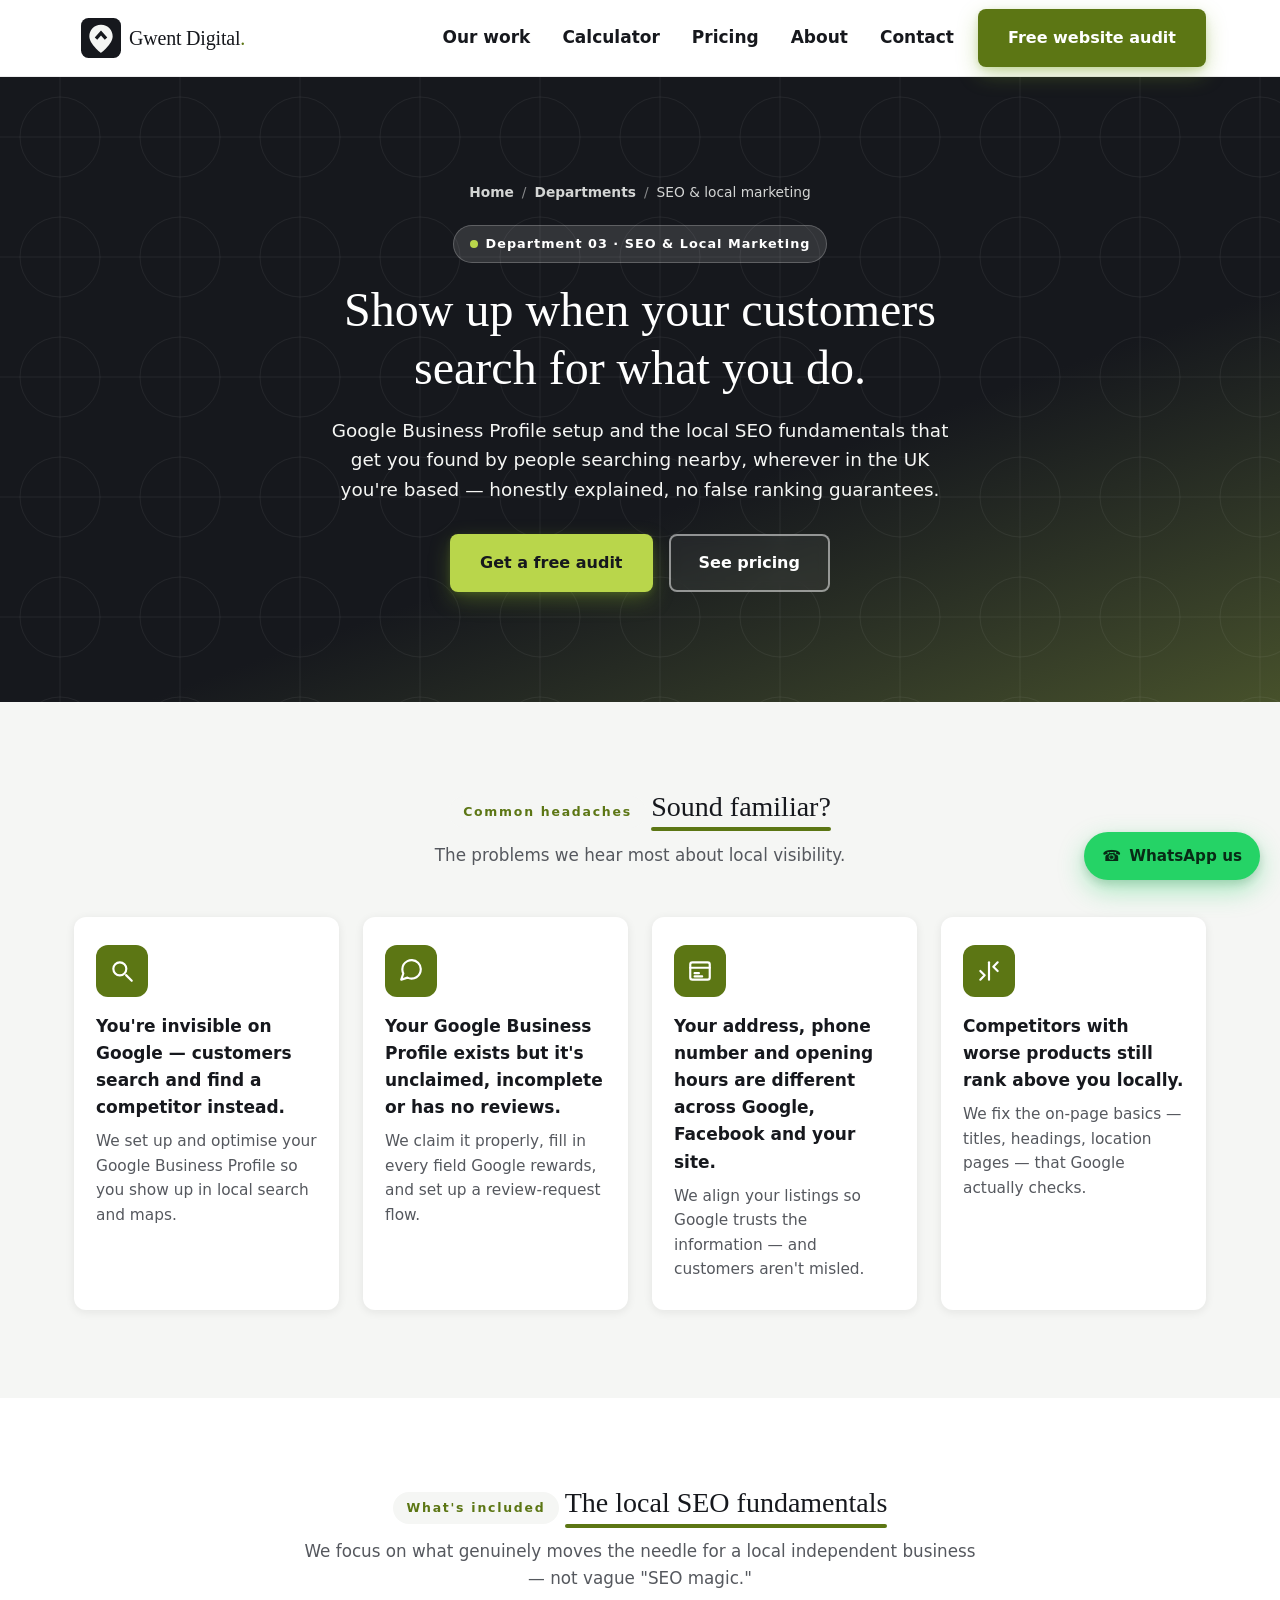
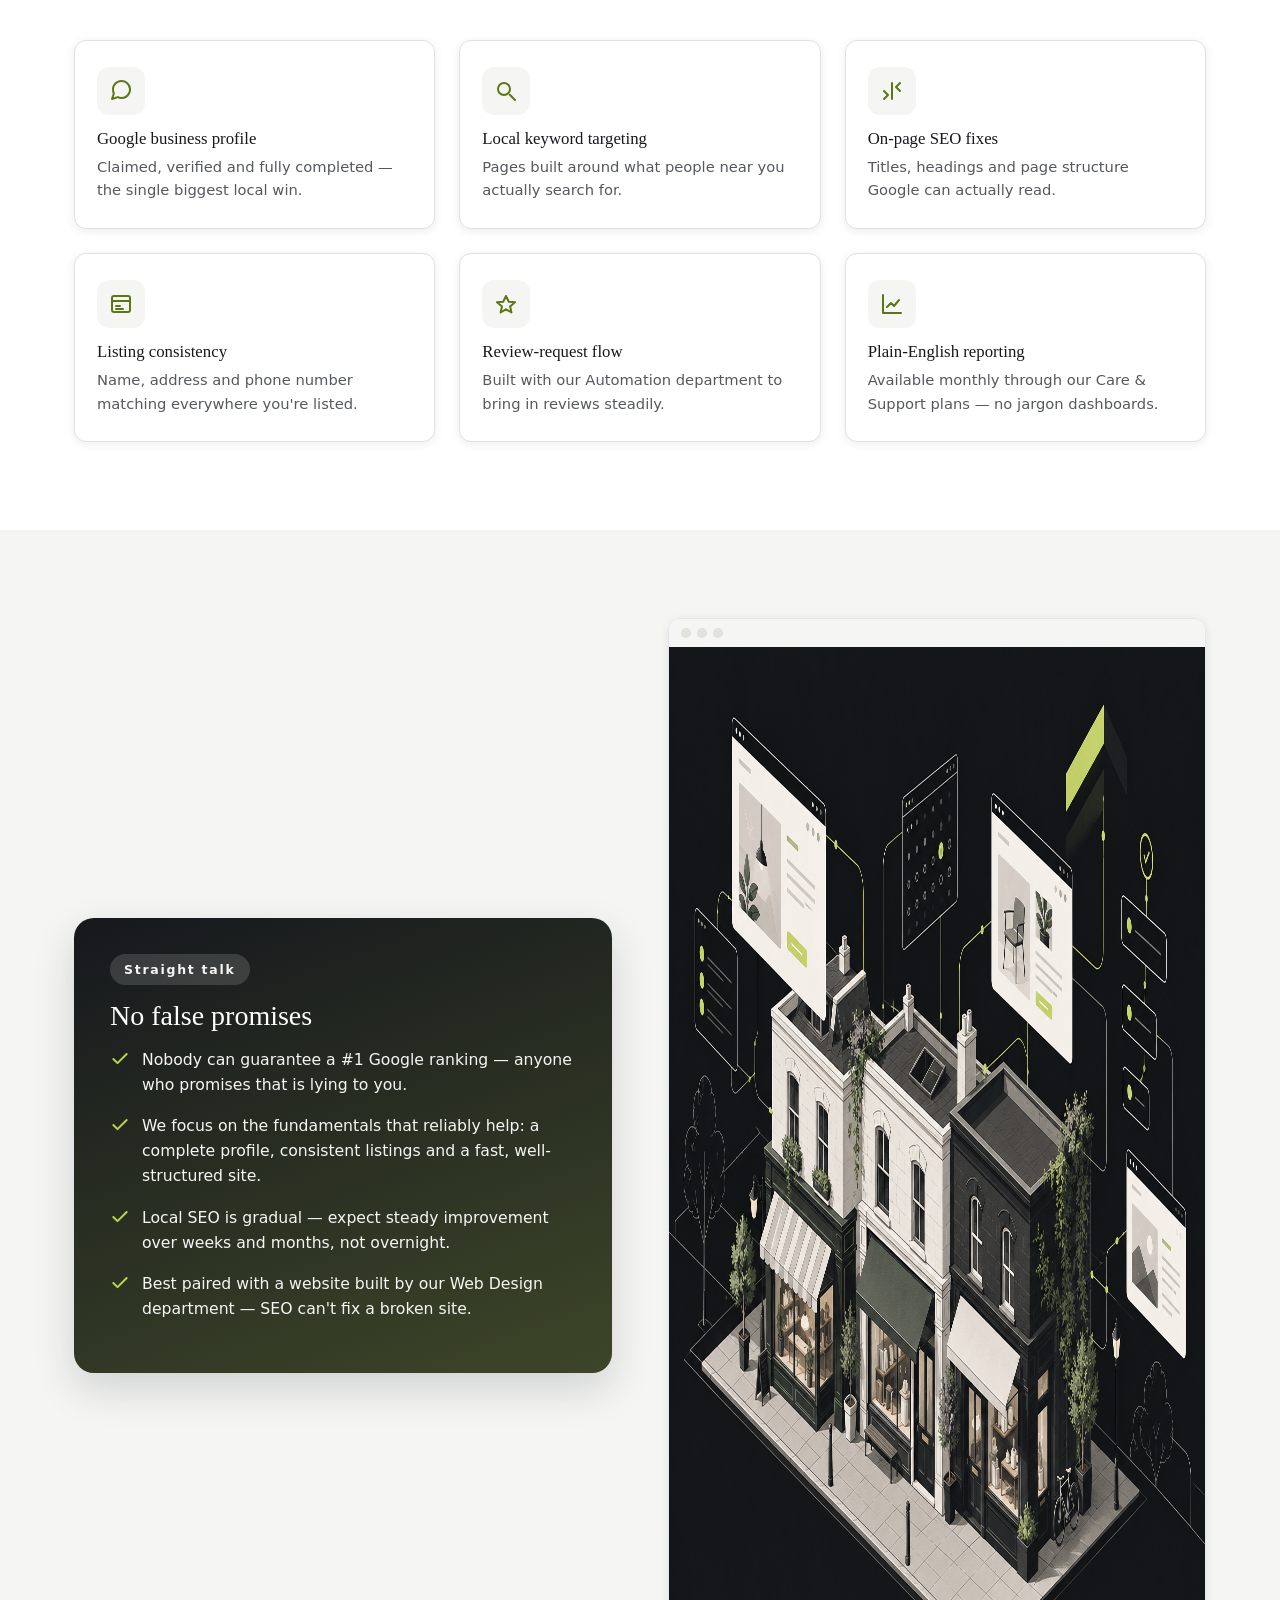
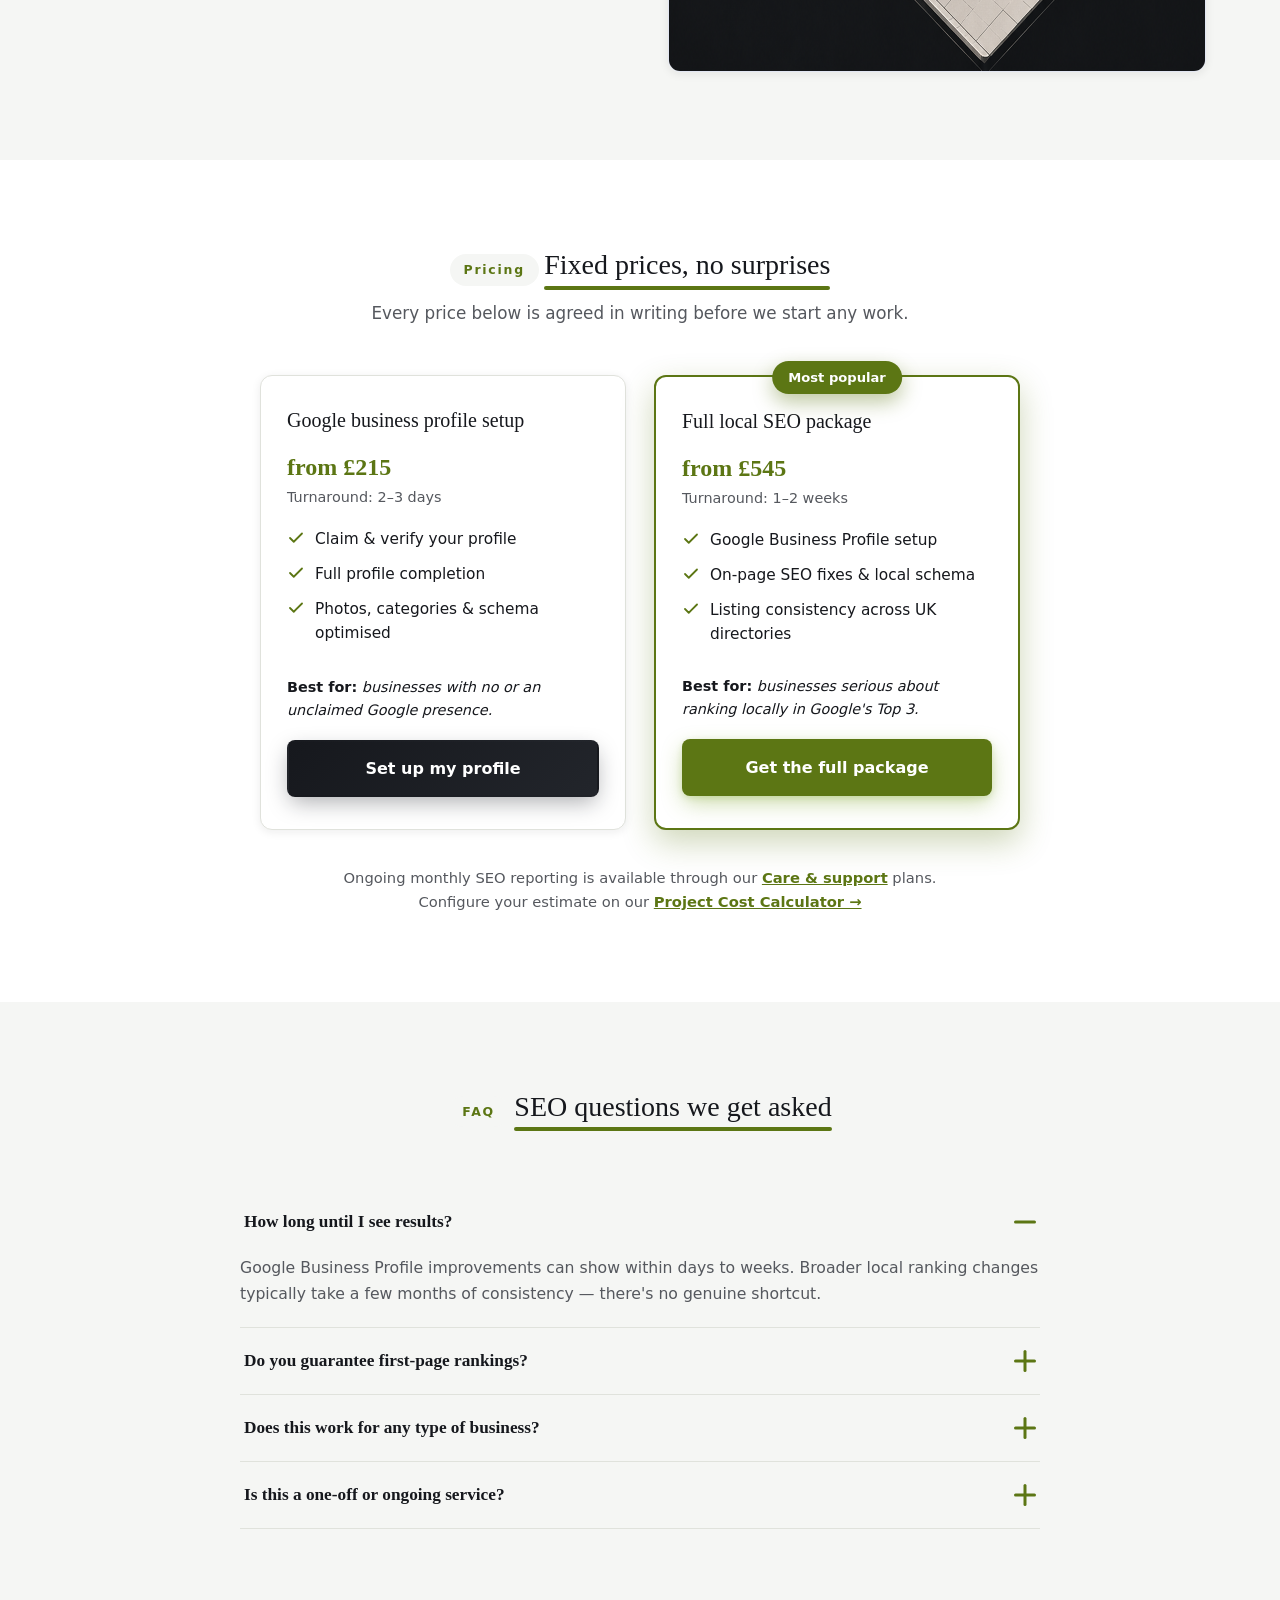
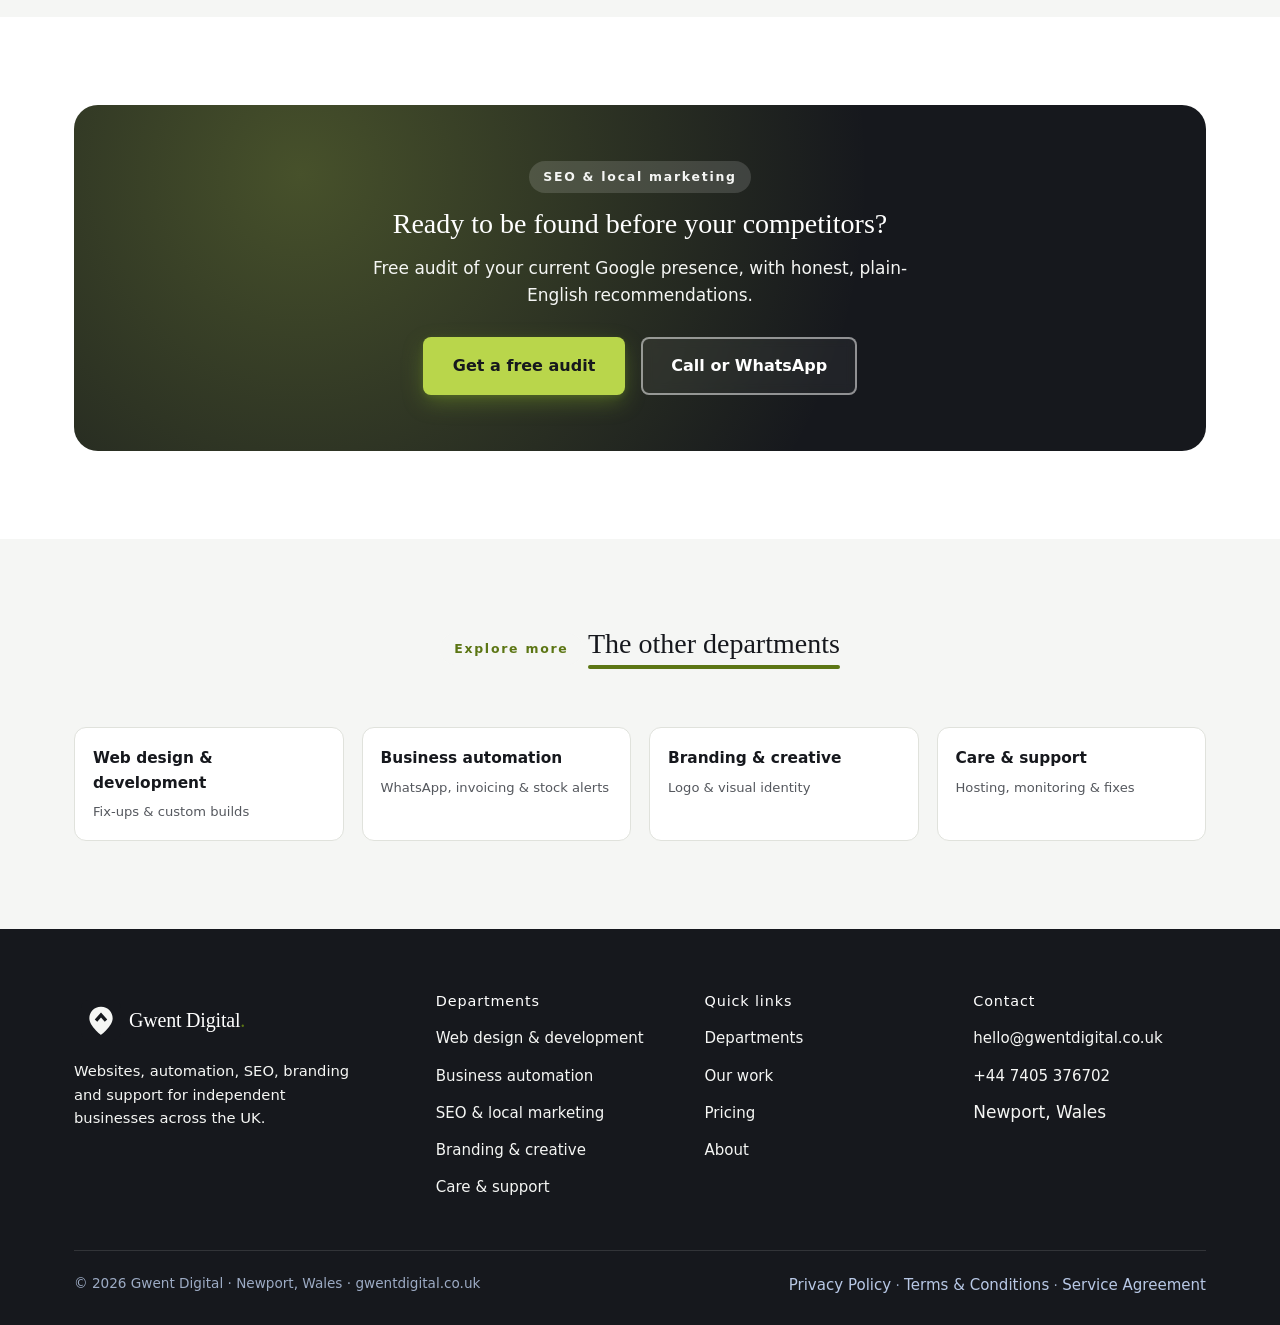
<file: departments/seo-marketing.html>
<!DOCTYPE html>
<html lang="en-GB">
<head>
<meta charset="UTF-8">
<meta name="viewport" content="width=device-width, initial-scale=1">
<title>SEO &amp; Local Marketing | Gwent Digital</title>
<meta name="description" content="Google Business Profile setup and local SEO for independent businesses across the UK. Fixed pricing, plain-English reporting, no false ranking guarantees.">
<meta name="robots" content="index, follow">
<link rel="canonical" href="https://gwentdigital.co.uk/departments/seo-marketing.html">
<meta property="og:type" content="website">
<meta property="og:site_name" content="Gwent Digital">
<meta property="og:title" content="SEO & Local Marketing | Gwent Digital">
<meta property="og:description" content="Get found on Google before your competitors do.">
<meta property="og:url" content="https://gwentdigital.co.uk/departments/seo-marketing.html">
<meta property="og:locale" content="en_GB">
<link rel="icon" type="image/svg+xml" href="../assets/brand/favicon.svg">



<link rel="stylesheet" href="../assets/css/style.css">
</head>
<body data-dept="seo-marketing">
<script>document.documentElement.classList.add('js');</script>

<a class="skip-link" href="#main">Skip to content</a>

<header class="navbar" id="navbar">
  <div class="nav-inner">
    <a href="../index.html#top" class="brand" aria-label="Gwent Digital — home">
      <img src="../assets/brand/icon.svg" alt="" aria-hidden="true" class="logo-img" height="40">

      <span class="brand-name">Gwent Digital</span>
    </a>
    <ul class="nav-links">
      <li class="has-dropdown" id="dept-dropdown">

        <div class="dropdown-menu">
          <a class="dropdown-item" data-accent="web-design" href="web-design.html">
            <span class="dd-icon"><svg viewBox="0 0 24 24" fill="none" stroke-width="2" stroke-linecap="round" stroke-linejoin="round"><rect x="3" y="4" width="18" height="16" rx="2"/><path d="M3 9h18"/><path d="M7 14h4M7 17h7"/></svg></span>
            <span class="dd-copy"><strong>Web design &amp; development</strong><small>Fast, mobile-first websites, built and managed end-to-end.</small></span>
          </a>
          <a class="dropdown-item" data-accent="automation" href="automation.html">
            <span class="dd-icon"><svg viewBox="0 0 24 24" fill="none" stroke-width="2" stroke-linecap="round" stroke-linejoin="round"><path d="M13 2L4 14h6l-1 8 9-12h-6l1-8z"/></svg></span>
            <span class="dd-copy"><strong>Business automation</strong><small>WhatsApp replies, invoicing and stock alerts that run themselves.</small></span>
          </a>
          <a class="dropdown-item" data-accent="seo-marketing" href="seo-marketing.html" aria-current="page">
            <span class="dd-icon"><svg viewBox="0 0 24 24" fill="none" stroke-width="2" stroke-linecap="round" stroke-linejoin="round"><circle cx="10" cy="10" r="6"/><path d="M21 21l-5.2-5.2"/></svg></span>
            <span class="dd-copy"><strong>SEO &amp; local marketing</strong><small>Get found on Google before your competitors do.</small></span>
          </a>
          <a class="dropdown-item" data-accent="branding" href="branding.html">
            <span class="dd-icon"><svg viewBox="0 0 24 24" fill="none" stroke-width="2" stroke-linecap="round" stroke-linejoin="round"><path d="M12 20h9"/><path d="M16.5 3.5a2.12 2.12 0 013 3L7 19l-4 1 1-4 12.5-12.5z"/></svg></span>
            <span class="dd-copy"><strong>Branding &amp; creative</strong><small>Logos, colours and a visual identity people remember.</small></span>
          </a>
          <a class="dropdown-item" data-accent="care-support" href="care-support.html">
            <span class="dd-icon"><svg viewBox="0 0 24 24" fill="none" stroke-width="2" stroke-linecap="round" stroke-linejoin="round"><path d="M12 3l7 3v5c0 5-3.2 8.4-7 10-3.8-1.6-7-5-7-10V6l7-3z"/></svg></span>
            <span class="dd-copy"><strong>Care &amp; support</strong><small>Hosting, monitoring and updates so nothing breaks quietly.</small></span>
          </a>
        </div>
      </li>
      <li><a href="../index.html#work">Our work</a></li>
      <li><a href="../index.html#calculator">Calculator</a></li>
      <li><a href="../index.html#pricing">Pricing</a></li>
      <li><a href="../index.html#about">About</a></li>
      <li><a href="../index.html#contact">Contact</a></li>
      <li><a class="btn btn-gold nav-cta" href="../index.html#contact">Free website audit</a></li>
    </ul>
    <button class="hamburger" id="hamburger" aria-label="Open menu" aria-expanded="false" aria-controls="mobile-panel">
      <svg class="icon-open" viewBox="0 0 24 24" fill="none" stroke="#14181F" stroke-width="2" stroke-linecap="round"><path d="M3 6h18M3 12h18M3 18h18"/></svg>
      <svg class="icon-close" viewBox="0 0 24 24" fill="none" stroke="#14181F" stroke-width="2" stroke-linecap="round"><path d="M6 6l12 12M18 6L6 18"/></svg>
    </button>
  </div>
  <nav class="mobile-panel" id="mobile-panel" aria-label="Mobile navigation">
    <ul>
      <li class="mp-group-label">Departments</li>
      <li><a class="mp-sub" href="web-design.html">Web design &amp; development</a></li>
      <li><a class="mp-sub" href="automation.html">Business automation</a></li>
      <li><a class="mp-sub" href="seo-marketing.html">SEO &amp; local marketing</a></li>
      <li><a class="mp-sub" href="branding.html">Branding &amp; creative</a></li>
      <li><a class="mp-sub" href="care-support.html">Care &amp; support</a></li>
      <li><a href="../index.html#work">Our work</a></li>
      <li><a href="../index.html#calculator">Calculator</a></li>
      <li><a href="../index.html#pricing">Pricing</a></li>
      <li><a href="../index.html#about">About</a></li>
      <li><a href="../index.html#contact">Contact</a></li>
    </ul>
    <a class="btn btn-gold btn-block nav-cta" href="../index.html#contact">Free website audit</a>
  </nav>
</header>

<main id="main">

<section class="dept-hero">
  <div class="container dept-hero-inner reveal">
    <div class="breadcrumb"><a href="../index.html">Home</a><span class="sep">/</span><a href="../index.html#departments">Departments</a><span class="sep">/</span><span>SEO &amp; local marketing</span></div>
    <span class="dept-kicker"><span class="dot"></span>Department 03 &middot; SEO &amp; Local Marketing</span>
    <h1>Show up when your customers search for what you do.</h1>
    <p class="subline">Google Business Profile setup and the local SEO fundamentals that get you found by people searching nearby, wherever in the UK you're based &mdash; honestly explained, no false ranking guarantees.</p>
    <div class="hero-actions">
      <a href="../index.html?need=SEO%20%26%20Local%20Marketing#contact" class="btn btn-gold">Get a free audit</a>
      <a href="#pricing" class="btn btn-outline">See pricing</a>
    </div>
  </div>
</section>

<section class="tinted">
  <div class="container">
    <div class="section-head reveal">
      <span class="section-label">Common headaches</span>
      <h2 class="underline">Sound familiar?</h2>
      <p>The problems we hear most about local visibility.</p>
    </div>
    <div class="problem-grid reveal-stagger">
      <div class="problem-card accent">
        <div class="icon-wrap"><svg viewBox="0 0 24 24" fill="none" stroke-width="2" stroke-linecap="round" stroke-linejoin="round"><circle cx="10" cy="10" r="6"/><path d="M21 21l-5.2-5.2"/></svg></div>
        <p class="pain">You're invisible on Google &mdash; customers search and find a competitor instead.</p>
        <p class="fix">We set up and optimise your Google Business Profile so you show up in local search and maps.</p>
      </div>
      <div class="problem-card accent">
        <div class="icon-wrap"><svg viewBox="0 0 24 24" fill="none" stroke-width="2" stroke-linecap="round" stroke-linejoin="round"><path d="M21 10.5a8.38 8.38 0 01-.9 3.8 8.5 8.5 0 01-7.6 4.7 8.38 8.38 0 01-3.8-.9L3 20l1.9-5.7a8.38 8.38 0 01-.9-3.8 8.5 8.5 0 014.7-7.6 8.38 8.38 0 013.8-.9h.5a8.48 8.48 0 018 8v.5z"/></svg></div>
        <p class="pain">Your Google Business Profile exists but it's unclaimed, incomplete or has no reviews.</p>
        <p class="fix">We claim it properly, fill in every field Google rewards, and set up a review-request flow.</p>
      </div>
      <div class="problem-card accent">
        <div class="icon-wrap"><svg viewBox="0 0 24 24" fill="none" stroke-width="2" stroke-linecap="round" stroke-linejoin="round"><rect x="3" y="4" width="18" height="16" rx="2"/><path d="M3 9h18"/><path d="M7 14h4M7 17h7"/></svg></div>
        <p class="pain">Your address, phone number and opening hours are different across Google, Facebook and your site.</p>
        <p class="fix">We align your listings so Google trusts the information &mdash; and customers aren't misled.</p>
      </div>
      <div class="problem-card accent">
        <div class="icon-wrap"><svg viewBox="0 0 24 24" fill="none" stroke-width="2" stroke-linecap="round" stroke-linejoin="round"><path d="M4 20l4-4L4 12"/><path d="M20 4l-4 4 4 4"/><path d="M12 4v16"/></svg></div>
        <p class="pain">Competitors with worse products still rank above you locally.</p>
        <p class="fix">We fix the on-page basics &mdash; titles, headings, location pages &mdash; that Google actually checks.</p>
      </div>
    </div>
  </div>
</section>

<section>
  <div class="container">
    <div class="section-head reveal">
      <span class="section-label">What's included</span>
      <h2 class="underline">The local SEO fundamentals</h2>
      <p>We focus on what genuinely moves the needle for a local independent business &mdash; not vague "SEO magic."</p>
    </div>
    <div class="icon-feature-grid reveal-stagger">
      <div class="icon-feature">
        <div class="icon-wrap"><svg viewBox="0 0 24 24" fill="none" stroke-width="2" stroke-linecap="round" stroke-linejoin="round"><path d="M21 10.5a8.38 8.38 0 01-.9 3.8 8.5 8.5 0 01-7.6 4.7 8.38 8.38 0 01-3.8-.9L3 20l1.9-5.7a8.38 8.38 0 01-.9-3.8 8.5 8.5 0 014.7-7.6 8.38 8.38 0 013.8-.9h.5a8.48 8.48 0 018 8v.5z"/></svg></div>
        <h4>Google business profile</h4>
        <p>Claimed, verified and fully completed &mdash; the single biggest local win.</p>
      </div>
      <div class="icon-feature">
        <div class="icon-wrap"><svg viewBox="0 0 24 24" fill="none" stroke-width="2" stroke-linecap="round" stroke-linejoin="round"><circle cx="10" cy="10" r="6"/><path d="M21 21l-5.2-5.2"/></svg></div>
        <h4>Local keyword targeting</h4>
        <p>Pages built around what people near you actually search for.</p>
      </div>
      <div class="icon-feature">
        <div class="icon-wrap"><svg viewBox="0 0 24 24" fill="none" stroke-width="2" stroke-linecap="round" stroke-linejoin="round"><path d="M4 20l4-4L4 12"/><path d="M20 4l-4 4 4 4"/><path d="M12 4v16"/></svg></div>
        <h4>On-page SEO fixes</h4>
        <p>Titles, headings and page structure Google can actually read.</p>
      </div>
      <div class="icon-feature">
        <div class="icon-wrap"><svg viewBox="0 0 24 24" fill="none" stroke-width="2" stroke-linecap="round" stroke-linejoin="round"><rect x="3" y="4" width="18" height="16" rx="2"/><path d="M3 9h18"/><path d="M7 14h4M7 17h7"/></svg></div>
        <h4>Listing consistency</h4>
        <p>Name, address and phone number matching everywhere you're listed.</p>
      </div>
      <div class="icon-feature">
        <div class="icon-wrap"><svg viewBox="0 0 24 24" fill="none" stroke-width="2" stroke-linecap="round" stroke-linejoin="round"><path d="M12 17.3l-5.4 3.2 1.4-6.1L3 10.2l6.2-.5L12 4l2.8 5.7 6.2.5-4.9 4.2 1.4 6.1z"/></svg></div>
        <h4>Review-request flow</h4>
        <p>Built with our Automation department to bring in reviews steadily.</p>
      </div>
      <div class="icon-feature">
        <div class="icon-wrap"><svg viewBox="0 0 24 24" fill="none" stroke-width="2" stroke-linecap="round" stroke-linejoin="round"><path d="M3 3v18h18"/><path d="M7 15l4-4 3 3 5-6"/></svg></div>
        <h4>Plain-English reporting</h4>
        <p>Available monthly through our Care &amp; Support plans &mdash; no jargon dashboards.</p>
      </div>
    </div>
  </div>
</section>

<section class="tinted">
  <div class="container split reveal">
    <div class="split-panel">
      <div class="split-panel-inner">
        <span class="section-label" style="background:rgba(255,255,255,.14);color:var(--ice);">Straight talk</span>
        <h2 style="color:var(--white);">No false promises</h2>
        <ul class="feature-list on-dark">
          <li><svg viewBox="0 0 24 24" fill="none" stroke-width="2.4" stroke-linecap="round" stroke-linejoin="round"><path d="M20 6L9 17l-5-5"/></svg><span style="color:var(--ice);">Nobody can guarantee a #1 Google ranking &mdash; anyone who promises that is lying to you.</span></li>
          <li><svg viewBox="0 0 24 24" fill="none" stroke-width="2.4" stroke-linecap="round" stroke-linejoin="round"><path d="M20 6L9 17l-5-5"/></svg><span style="color:var(--ice);">We focus on the fundamentals that reliably help: a complete profile, consistent listings and a fast, well-structured site.</span></li>
          <li><svg viewBox="0 0 24 24" fill="none" stroke-width="2.4" stroke-linecap="round" stroke-linejoin="round"><path d="M20 6L9 17l-5-5"/></svg><span style="color:var(--ice);">Local SEO is gradual &mdash; expect steady improvement over weeks and months, not overnight.</span></li>
          <li><svg viewBox="0 0 24 24" fill="none" stroke-width="2.4" stroke-linecap="round" stroke-linejoin="round"><path d="M20 6L9 17l-5-5"/></svg><span style="color:var(--ice);">Best paired with a website built by our Web Design department &mdash; SEO can't fix a broken site.</span></li>
        </ul>
      </div>
    </div>
    <div class="split-media">
      <div class="mock-browser">
        <div class="mock-bar"><span></span><span></span><span></span></div>
        <picture>

          <img src="../assets/studio/connected-business.png" alt="Illustration of local shops connected to their online presence" width="1536" height="1024" loading="lazy" decoding="async">
        </picture>
      </div>
    </div>
  </div>
</section>

<!-- CASE STUDY SPOTLIGHT -->


<!-- TESTIMONIAL CALLOUT -->


<section id="pricing">
  <div class="container">
    <div class="section-head reveal">
      <span class="section-label">Pricing</span>
      <h2 class="underline">Fixed prices, no surprises</h2>
      <p>Every price below is agreed in writing before we start any work.</p>
    </div>
    <div class="pricing-grid cols-2 reveal-stagger">
      <div class="price-card">
        <h3>Google business profile setup</h3>
        <div class="service-price">from &pound;215</div>
        <div class="service-turn">Turnaround: 2&ndash;3 days</div>
        <ul class="check-list">
          <li><svg viewBox="0 0 24 24" fill="none" stroke-width="2.4" stroke-linecap="round" stroke-linejoin="round"><path d="M20 6L9 17l-5-5"/></svg> Claim &amp; verify your profile</li>
          <li><svg viewBox="0 0 24 24" fill="none" stroke-width="2.4" stroke-linecap="round" stroke-linejoin="round"><path d="M20 6L9 17l-5-5"/></svg> Full profile completion</li>
          <li><svg viewBox="0 0 24 24" fill="none" stroke-width="2.4" stroke-linecap="round" stroke-linejoin="round"><path d="M20 6L9 17l-5-5"/></svg> Photos, categories &amp; schema optimised</li>
        </ul>
        <p class="best-for"><strong>Best for:</strong> businesses with no or an unclaimed Google presence.</p>
        <a href="../index.html?need=SEO%20%26%20Local%20Marketing#contact" class="btn btn-navy btn-block">Set up my profile</a>
      </div>
      <div class="price-card popular">
        <span class="ribbon">Most popular</span>
        <h3>Full local SEO package</h3>
        <div class="service-price">from &pound;545</div>
        <div class="service-turn">Turnaround: 1&ndash;2 weeks</div>
        <ul class="check-list">
          <li><svg viewBox="0 0 24 24" fill="none" stroke-width="2.4" stroke-linecap="round" stroke-linejoin="round"><path d="M20 6L9 17l-5-5"/></svg> Google Business Profile setup</li>
          <li><svg viewBox="0 0 24 24" fill="none" stroke-width="2.4" stroke-linecap="round" stroke-linejoin="round"><path d="M20 6L9 17l-5-5"/></svg> On-page SEO fixes &amp; local schema</li>
          <li><svg viewBox="0 0 24 24" fill="none" stroke-width="2.4" stroke-linecap="round" stroke-linejoin="round"><path d="M20 6L9 17l-5-5"/></svg> Listing consistency across UK directories</li>
        </ul>
        <p class="best-for"><strong>Best for:</strong> businesses serious about ranking locally in Google's Top 3.</p>
        <a href="../index.html?need=SEO%20%26%20Local%20Marketing#contact" class="btn btn-gold btn-block">Get the full package</a>
      </div>
    </div>
    <p class="pricing-note reveal">Ongoing monthly SEO reporting is available through our <a href="care-support.html" style="color:var(--accent-dark);font-weight:bold;">Care &amp; support</a> plans. Configure your estimate on our <a href="../index.html#calculator" style="color:var(--accent-dark);font-weight:bold;">Project Cost Calculator &rarr;</a></p>
  </div>
</section>

<section class="tinted">
  <div class="container">
    <div class="section-head reveal">
      <span class="section-label">FAQ</span>
      <h2 class="underline">SEO questions we get asked</h2>
    </div>
    <div class="faq-list reveal">
      <div class="faq-item open">
        <button class="faq-q" aria-expanded="true">How long until I see results?<span class="plus"></span></button>
        <div class="faq-a"><p>Google Business Profile improvements can show within days to weeks. Broader local ranking changes typically take a few months of consistency &mdash; there's no genuine shortcut.</p></div>
      </div>
      <div class="faq-item">
        <button class="faq-q" aria-expanded="false">Do you guarantee first-page rankings?<span class="plus"></span></button>
        <div class="faq-a"><p><b>No, and be wary of anyone who does.</b> We guarantee the work is done properly &mdash; a completed profile, consistent listings and a well-structured site &mdash; which reliably improves your chances.</p></div>
      </div>
      <div class="faq-item">
        <button class="faq-q" aria-expanded="false">Does this work for any type of business?<span class="plus"></span></button>
        <div class="faq-a"><p>Local SEO works best for businesses serving a physical area &mdash; shops, trades, restaurants, clinics. We'll tell you honestly at the audit if it's not the right fit.</p></div>
      </div>
      <div class="faq-item">
        <button class="faq-q" aria-expanded="false">Is this a one-off or ongoing service?<span class="plus"></span></button>
        <div class="faq-a"><p>The setup is a one-off project. Many clients then add ongoing monitoring and monthly reporting through a Care &amp; Support plan.</p></div>
      </div>
    </div>
  </div>
</section>

<section>
  <div class="container">
    <div class="cta-banner reveal">
      <div class="cta-banner-inner">
        <span class="section-label" style="background:rgba(255,255,255,.14);color:var(--ice);">SEO &amp; local marketing</span>
        <h2>Ready to be found before your competitors?</h2>
        <p>Free audit of your current Google presence, with honest, plain-English recommendations.</p>
        <div class="hero-actions">
          <a href="../index.html?need=SEO%20%26%20Local%20Marketing#contact" class="btn btn-gold">Get a free audit</a>
          <a href="tel:+447405376702" class="btn btn-outline">Call or WhatsApp</a>
        </div>
      </div>
    </div>
  </div>
</section>

<section class="tinted">
  <div class="container">
    <div class="section-head reveal">
      <span class="section-label">Explore more</span>
      <h2 class="underline">The other departments</h2>
    </div>
    <div class="other-depts reveal-stagger">
      <a class="other-dept-link" href="web-design.html"><strong>Web design &amp; development</strong><span>Fix-ups &amp; custom builds</span></a>
      <a class="other-dept-link" href="automation.html"><strong>Business automation</strong><span>WhatsApp, invoicing &amp; stock alerts</span></a>
      <a class="other-dept-link" href="branding.html"><strong>Branding &amp; creative</strong><span>Logo &amp; visual identity</span></a>
      <a class="other-dept-link" href="care-support.html"><strong>Care &amp; support</strong><span>Hosting, monitoring &amp; fixes</span></a>
    </div>
  </div>
</section>

</main>

<footer>
  <div class="container">
    <div class="footer-grid">
      <div class="footer-brand">
        <a href="../index.html#top" class="brand" aria-label="Gwent Digital — home">
          <img src="../assets/brand/icon.svg" alt="" aria-hidden="true" class="logo-img" height="36">

          <span class="brand-name">Gwent Digital</span>
        </a>
        <p>Websites, automation, SEO, branding and support for independent businesses across the UK.</p>
      </div>
      <div>
        <h4>Departments</h4>
        <ul>
          <li><a href="web-design.html">Web design &amp; development</a></li>
          <li><a href="automation.html">Business automation</a></li>
          <li><a href="seo-marketing.html">SEO &amp; local marketing</a></li>
          <li><a href="branding.html">Branding &amp; creative</a></li>
          <li><a href="care-support.html">Care &amp; support</a></li>
        </ul>
      </div>
      <div>
        <h4>Quick links</h4>
        <ul>
          <li><a href="../index.html#departments">Departments</a></li>
          <li><a href="../index.html#work">Our work</a></li>
          <li><a href="../index.html#pricing">Pricing</a></li>
          <li><a href="../index.html#about">About</a></li>
        </ul>
      </div>
      <div>
        <h4>Contact</h4>
        <ul>
          <li><a href="mailto:hello@gwentdigital.co.uk">hello@gwentdigital.co.uk</a></li>
          <li><a href="tel:+447405376702">+44 7405 376702</a></li>
          <li>Newport, Wales</li>
        </ul>
      </div>
    </div>
    <div class="footer-bottom">
      <span>&copy; 2026 Gwent Digital &middot; Newport, Wales &middot; gwentdigital.co.uk</span>
      <span><a href="../index.html#privacy">Privacy Policy</a> &middot; <a href="../terms.html">Terms &amp; Conditions</a> &middot; <a href="../service-agreement.html">Service Agreement</a></span>
    </div>
  </div>
</footer>

<script src="../assets/js/main.js"></script>
</body>
</html>
</file>
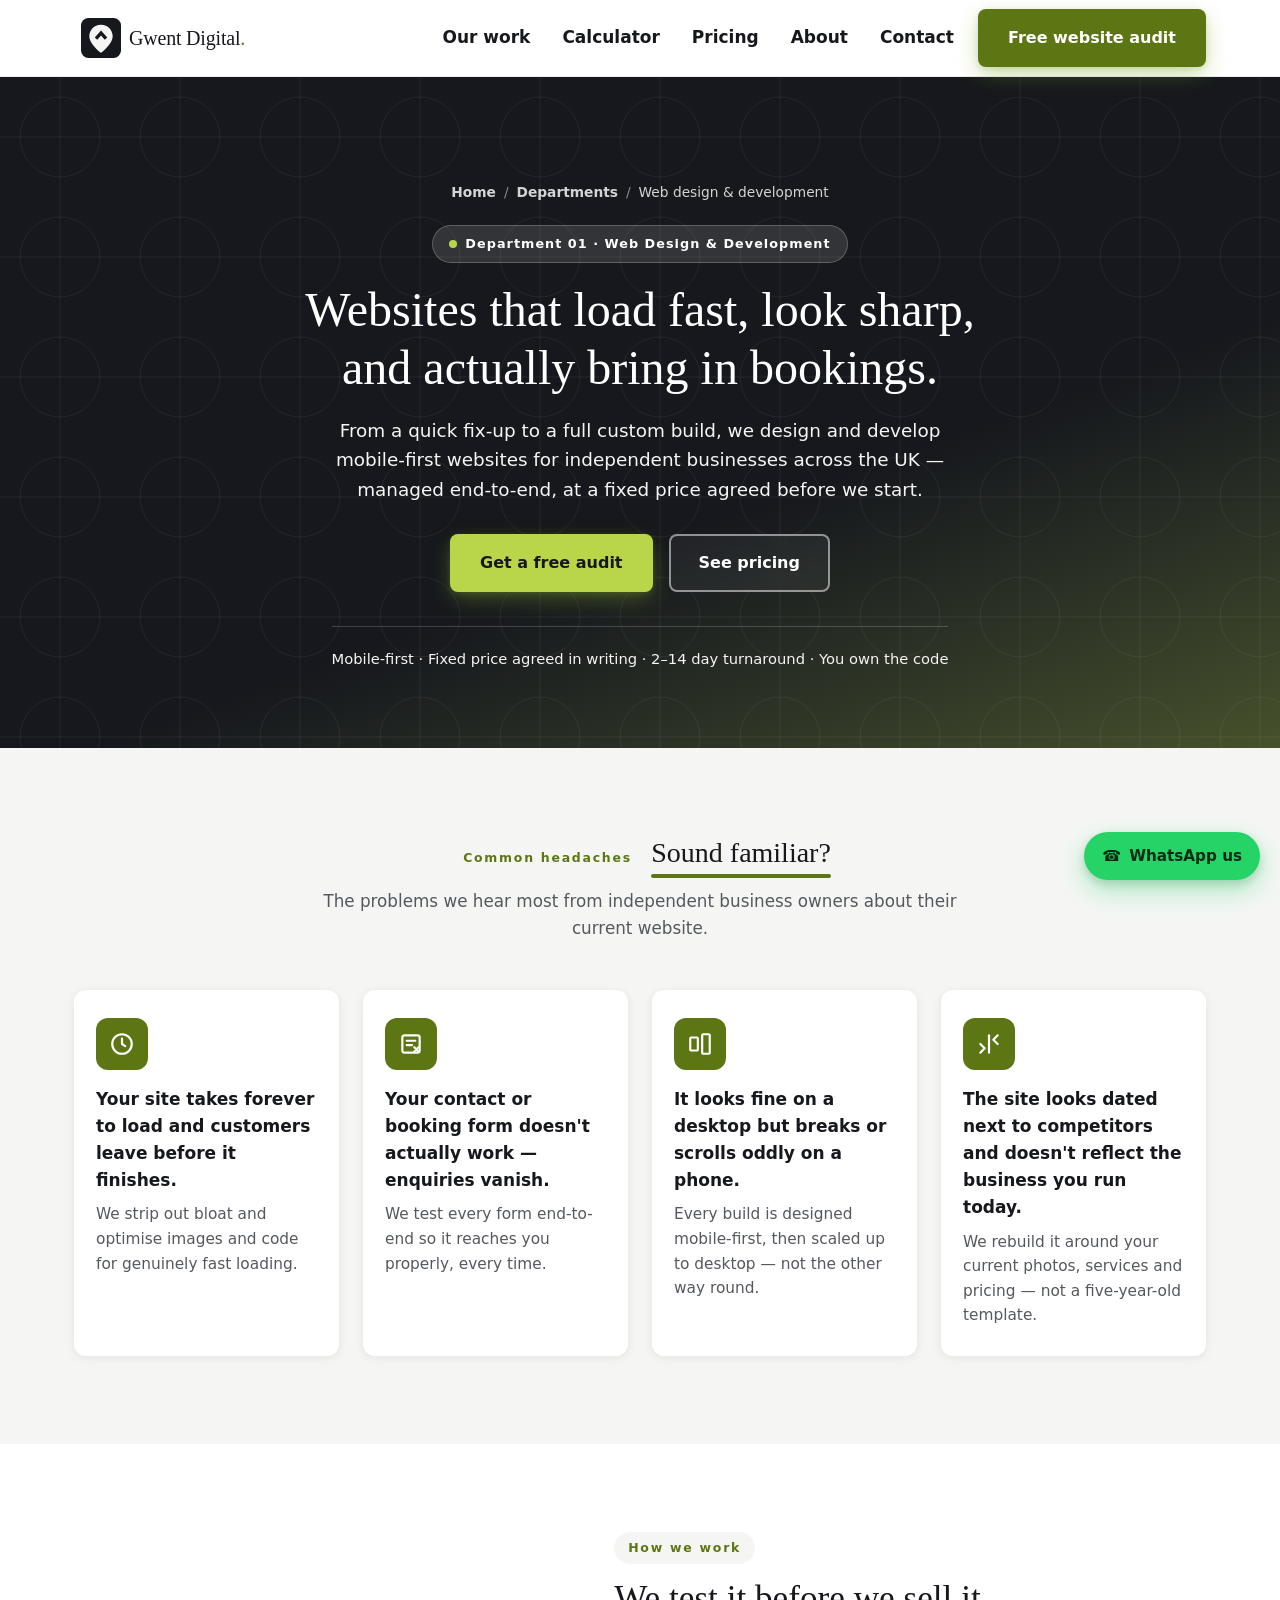
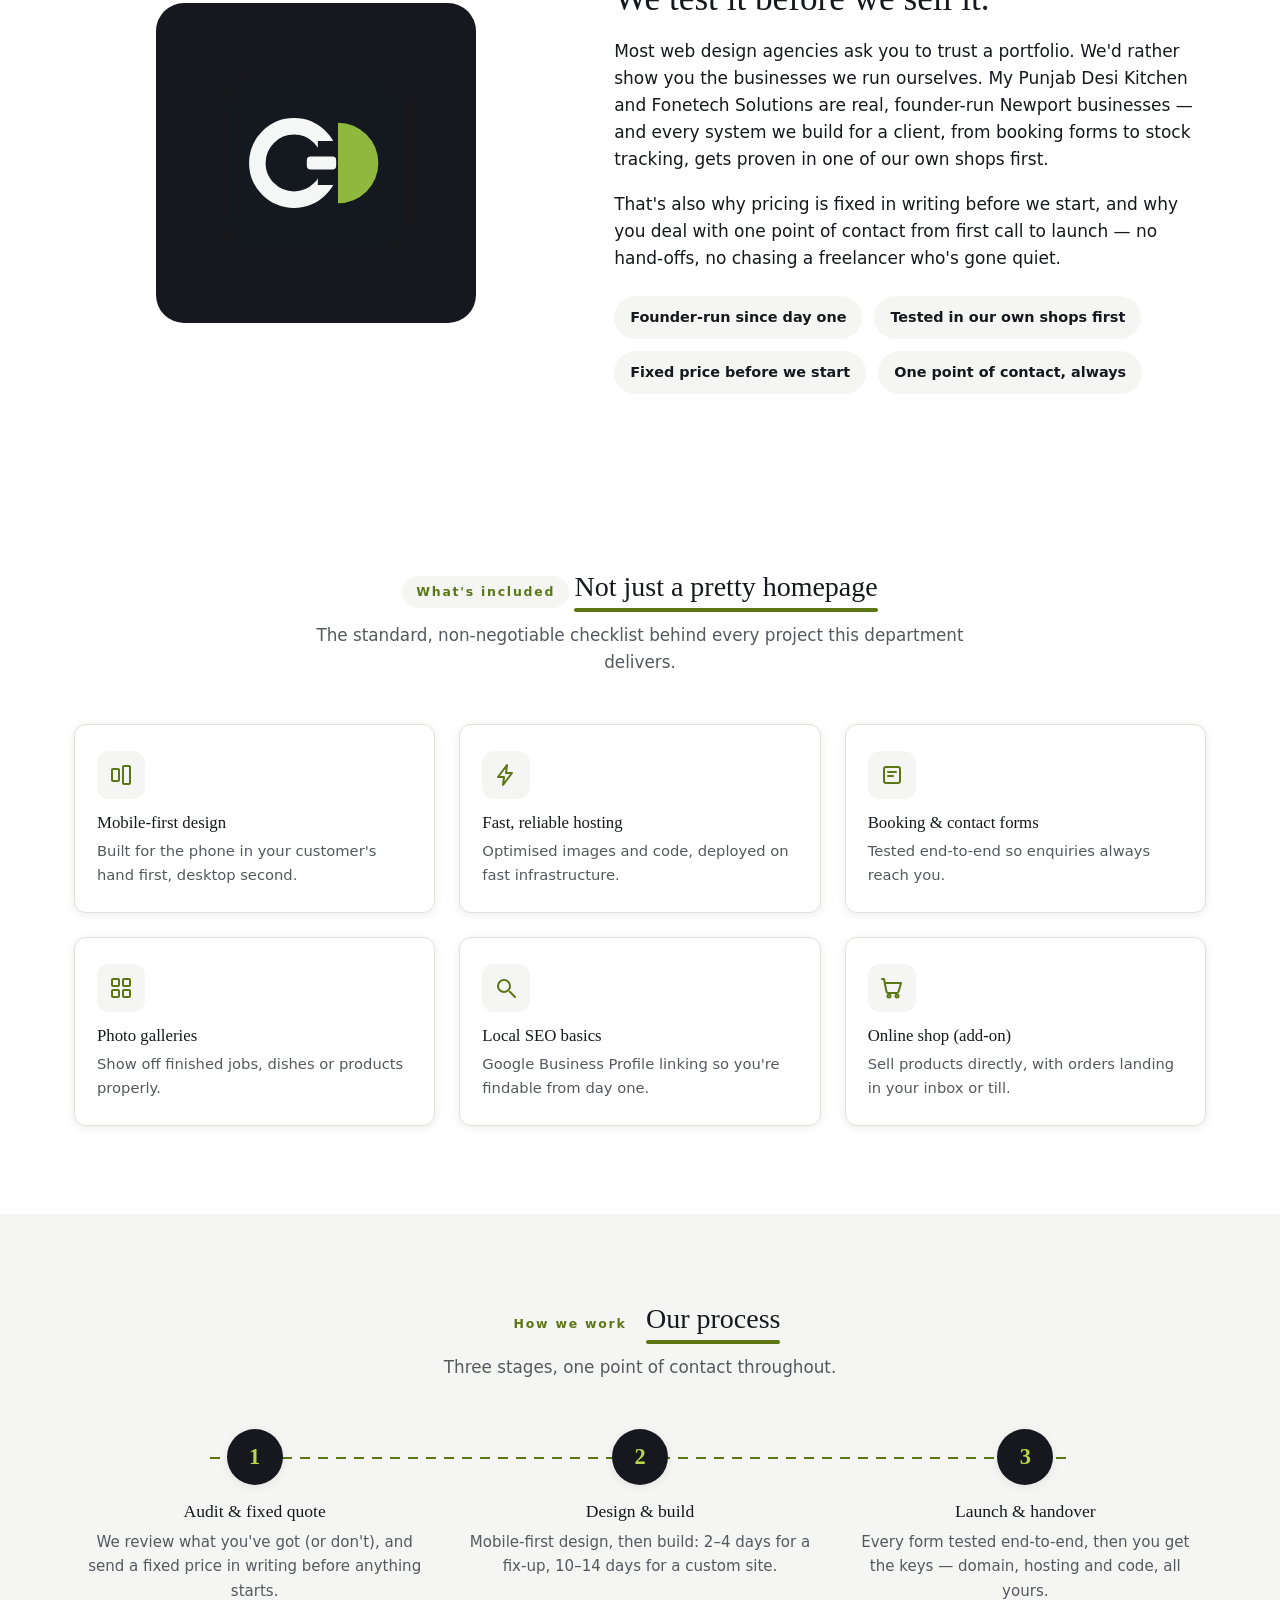
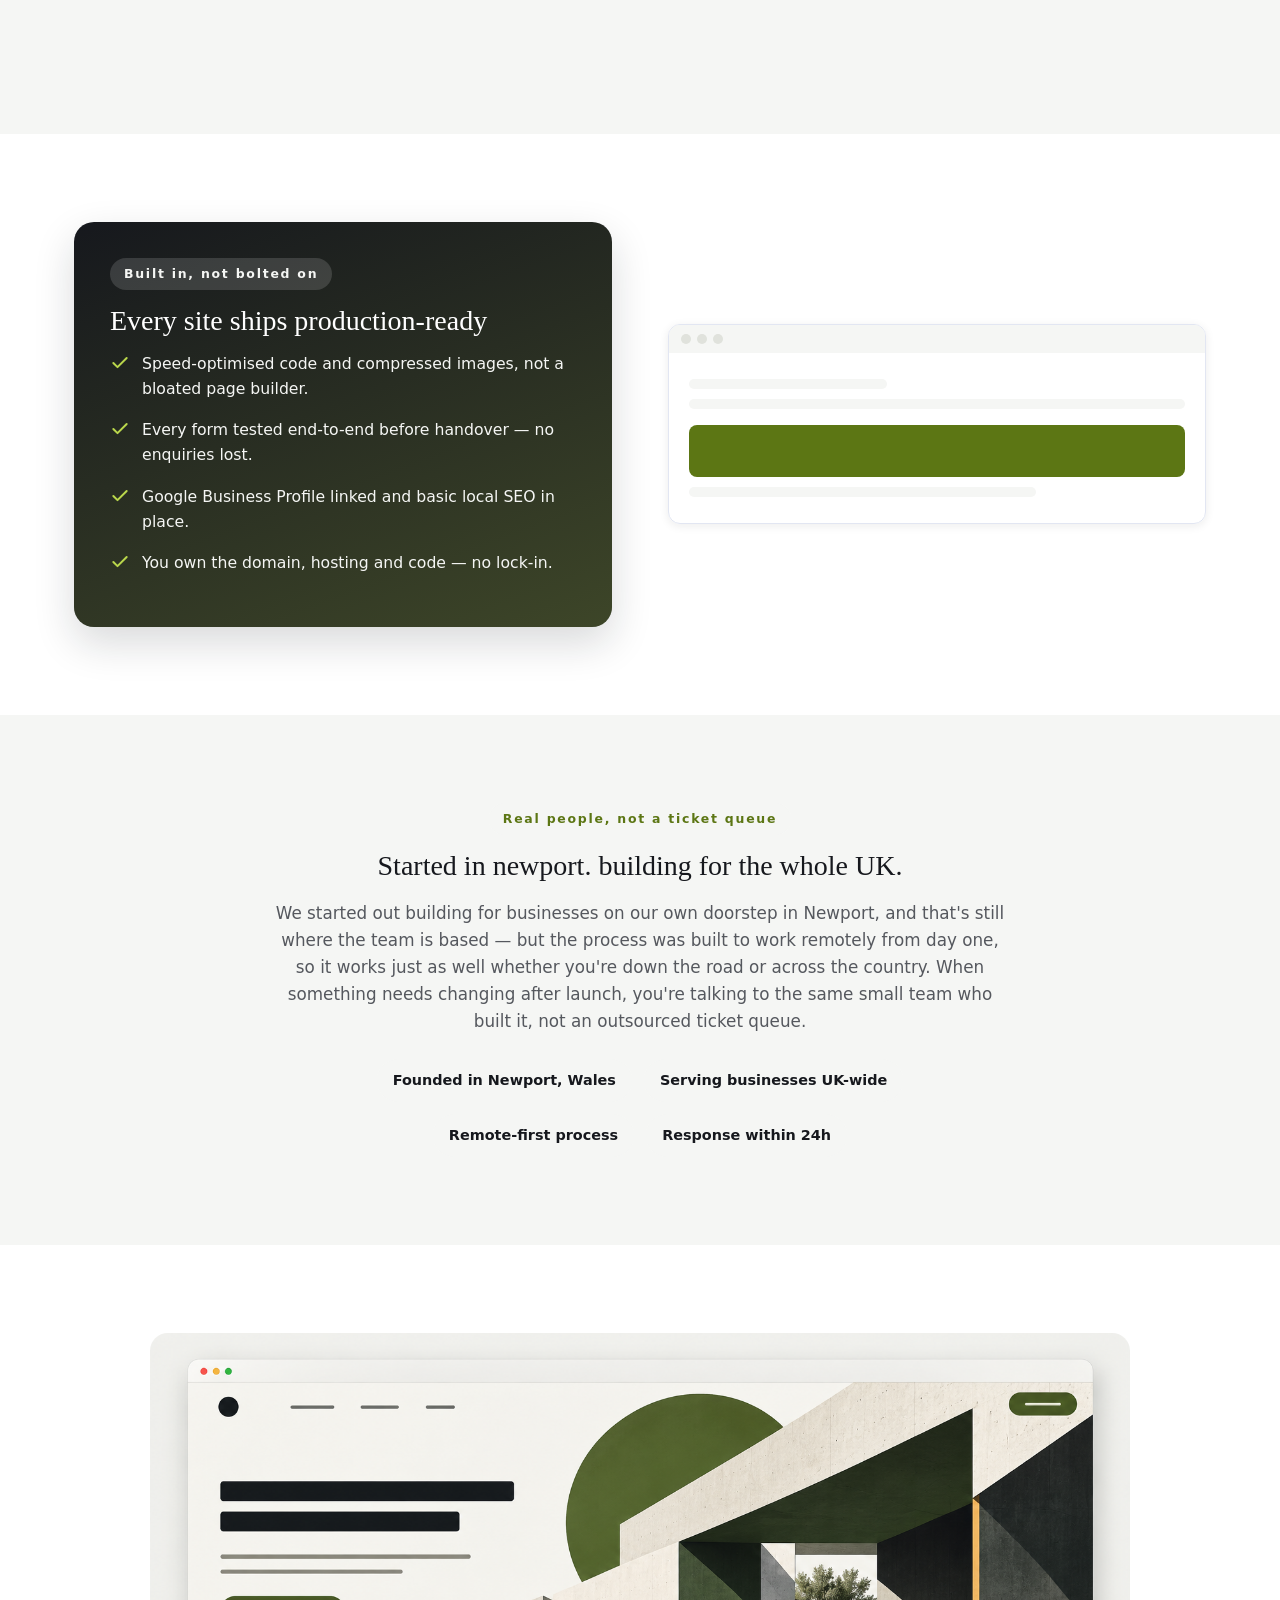
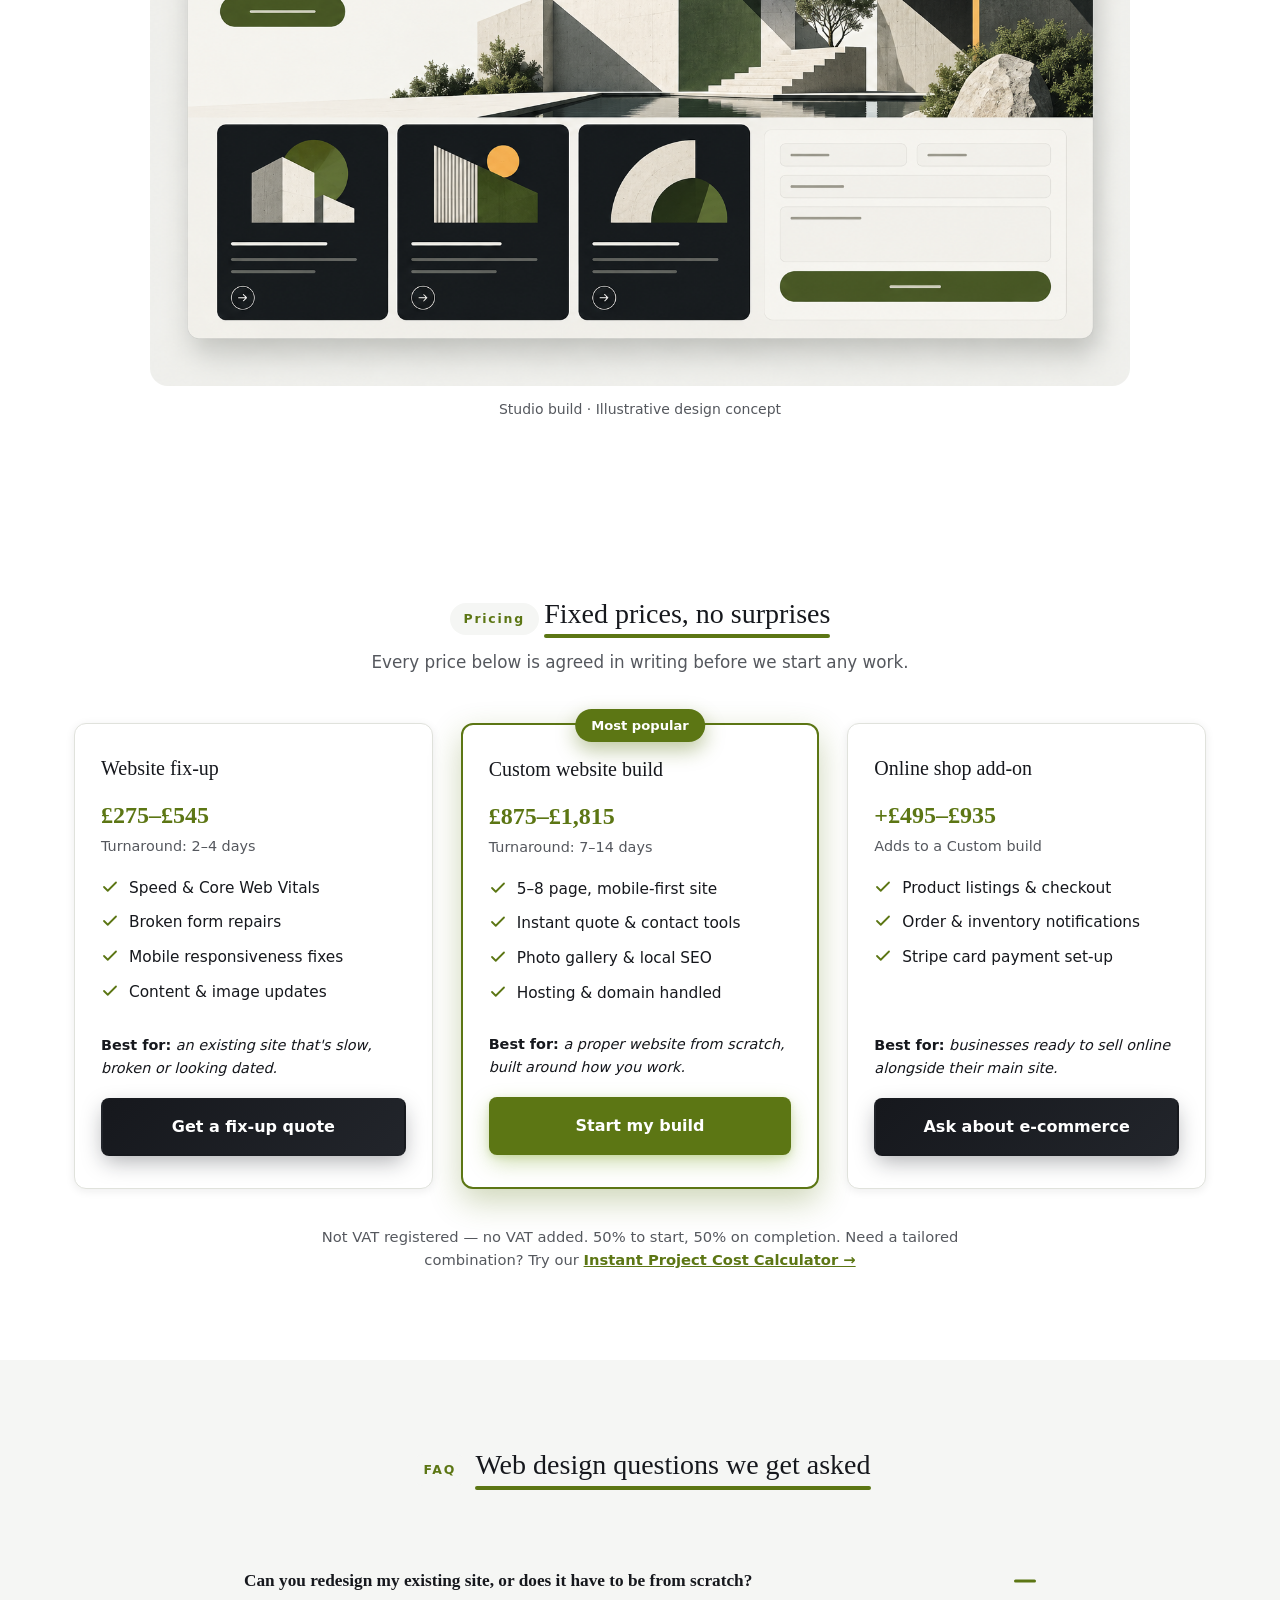
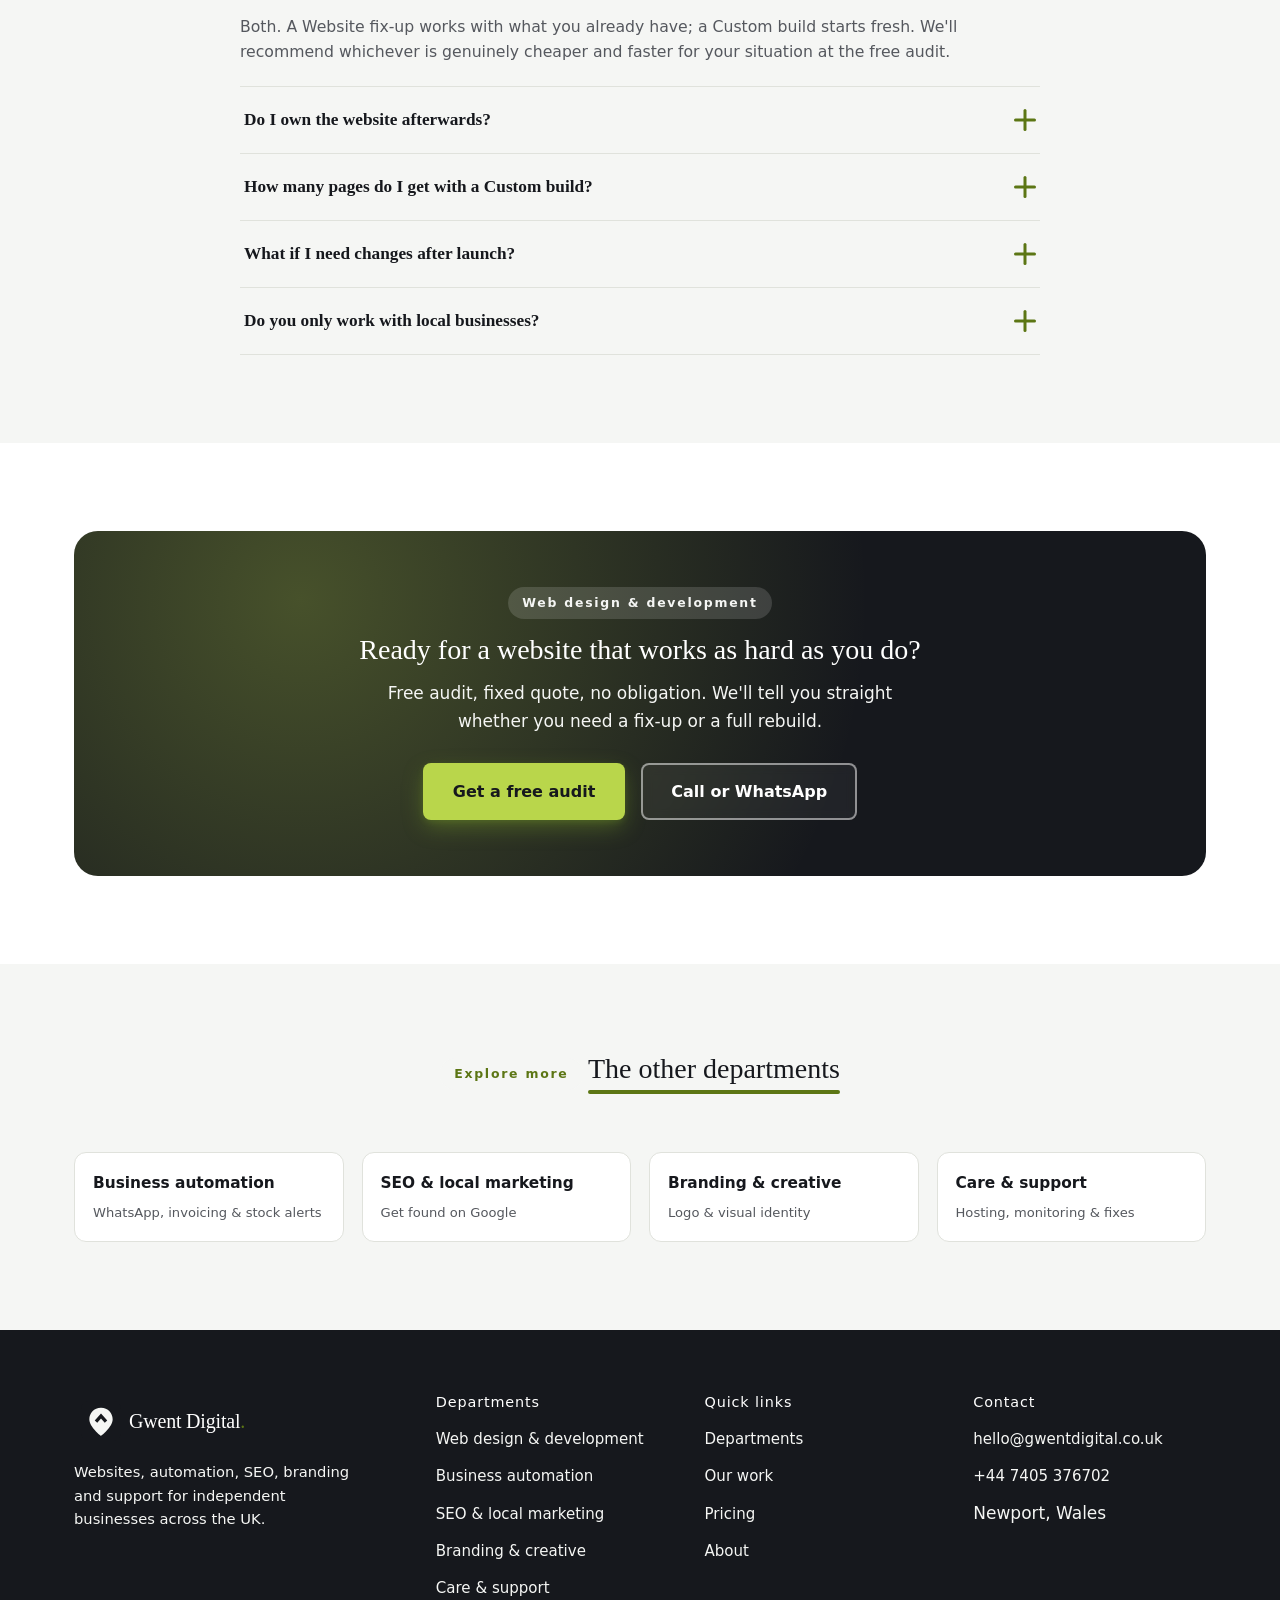
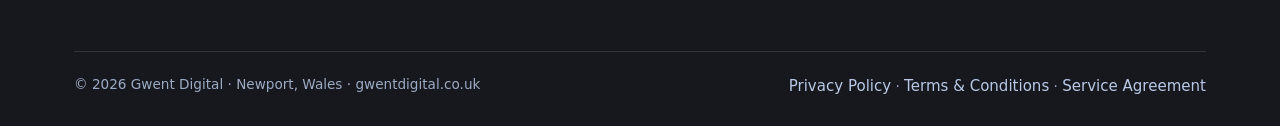
<file: departments/web-design.html>
<!DOCTYPE html>
<html lang="en-GB">
<head>
<meta charset="UTF-8">
<meta name="viewport" content="width=device-width, initial-scale=1">
<title>Web Design &amp; Development | Gwent Digital</title>
<meta name="description" content="Mobile-first website fix-ups, custom builds and online shops for independent businesses across the UK. Fixed pricing, fast turnaround, managed end-to-end.">
<meta name="robots" content="index, follow">
<link rel="canonical" href="https://gwentdigital.co.uk/departments/web-design.html">
<meta property="og:type" content="website">
<meta property="og:site_name" content="Gwent Digital">
<meta property="og:title" content="Web Design & Development | Gwent Digital">
<meta property="og:description" content="Mobile-first website fix-ups, custom builds and online shops for independent businesses across the UK.">
<meta property="og:url" content="https://gwentdigital.co.uk/departments/web-design.html">
<meta property="og:locale" content="en_GB">
<link rel="icon" type="image/svg+xml" href="../assets/brand/favicon.svg">



<link rel="stylesheet" href="../assets/css/style.css">
</head>
<body data-dept="web-design">
<script>document.documentElement.classList.add('js');</script>

<a class="skip-link" href="#main">Skip to content</a>

<header class="navbar" id="navbar">
  <div class="nav-inner">
    <a href="../index.html#top" class="brand" aria-label="Gwent Digital — home">
      <img src="../assets/brand/icon.svg" alt="" aria-hidden="true" class="logo-img" height="40">

      <span class="brand-name">Gwent Digital</span>
    </a>
    <ul class="nav-links">
      <li class="has-dropdown" id="dept-dropdown">

        <div class="dropdown-menu">
          <a class="dropdown-item" data-accent="web-design" href="web-design.html" aria-current="page">
            <span class="dd-icon"><svg viewBox="0 0 24 24" fill="none" stroke-width="2" stroke-linecap="round" stroke-linejoin="round"><rect x="3" y="4" width="18" height="16" rx="2"/><path d="M3 9h18"/><path d="M7 14h4M7 17h7"/></svg></span>
            <span class="dd-copy"><strong>Web design &amp; development</strong><small>Fast, mobile-first websites, built and managed end-to-end.</small></span>
          </a>
          <a class="dropdown-item" data-accent="automation" href="automation.html">
            <span class="dd-icon"><svg viewBox="0 0 24 24" fill="none" stroke-width="2" stroke-linecap="round" stroke-linejoin="round"><path d="M13 2L4 14h6l-1 8 9-12h-6l1-8z"/></svg></span>
            <span class="dd-copy"><strong>Business automation</strong><small>WhatsApp replies, invoicing and stock alerts that run themselves.</small></span>
          </a>
          <a class="dropdown-item" data-accent="seo-marketing" href="seo-marketing.html">
            <span class="dd-icon"><svg viewBox="0 0 24 24" fill="none" stroke-width="2" stroke-linecap="round" stroke-linejoin="round"><circle cx="10" cy="10" r="6"/><path d="M21 21l-5.2-5.2"/></svg></span>
            <span class="dd-copy"><strong>SEO &amp; local marketing</strong><small>Get found on Google before your competitors do.</small></span>
          </a>
          <a class="dropdown-item" data-accent="branding" href="branding.html">
            <span class="dd-icon"><svg viewBox="0 0 24 24" fill="none" stroke-width="2" stroke-linecap="round" stroke-linejoin="round"><path d="M12 20h9"/><path d="M16.5 3.5a2.12 2.12 0 013 3L7 19l-4 1 1-4 12.5-12.5z"/></svg></span>
            <span class="dd-copy"><strong>Branding &amp; creative</strong><small>Logos, colours and a visual identity people remember.</small></span>
          </a>
          <a class="dropdown-item" data-accent="care-support" href="care-support.html">
            <span class="dd-icon"><svg viewBox="0 0 24 24" fill="none" stroke-width="2" stroke-linecap="round" stroke-linejoin="round"><path d="M12 3l7 3v5c0 5-3.2 8.4-7 10-3.8-1.6-7-5-7-10V6l7-3z"/></svg></span>
            <span class="dd-copy"><strong>Care &amp; support</strong><small>Hosting, monitoring and updates so nothing breaks quietly.</small></span>
          </a>
        </div>
      </li>
      <li><a href="../index.html#work">Our work</a></li>
      <li><a href="../index.html#calculator">Calculator</a></li>
      <li><a href="../index.html#pricing">Pricing</a></li>
      <li><a href="../index.html#about">About</a></li>
      <li><a href="../index.html#contact">Contact</a></li>
      <li><a class="btn btn-gold nav-cta" href="../index.html#contact">Free website audit</a></li>
    </ul>
    <button class="hamburger" id="hamburger" aria-label="Open menu" aria-expanded="false" aria-controls="mobile-panel">
      <svg class="icon-open" viewBox="0 0 24 24" fill="none" stroke="#14181F" stroke-width="2" stroke-linecap="round"><path d="M3 6h18M3 12h18M3 18h18"/></svg>
      <svg class="icon-close" viewBox="0 0 24 24" fill="none" stroke="#14181F" stroke-width="2" stroke-linecap="round"><path d="M6 6l12 12M18 6L6 18"/></svg>
    </button>
  </div>
  <nav class="mobile-panel" id="mobile-panel" aria-label="Mobile navigation">
    <ul>
      <li class="mp-group-label">Departments</li>
      <li><a class="mp-sub" href="web-design.html">Web design &amp; development</a></li>
      <li><a class="mp-sub" href="automation.html">Business automation</a></li>
      <li><a class="mp-sub" href="seo-marketing.html">SEO &amp; local marketing</a></li>
      <li><a class="mp-sub" href="branding.html">Branding &amp; creative</a></li>
      <li><a class="mp-sub" href="care-support.html">Care &amp; support</a></li>
      <li><a href="../index.html#work">Our work</a></li>
      <li><a href="../index.html#calculator">Calculator</a></li>
      <li><a href="../index.html#pricing">Pricing</a></li>
      <li><a href="../index.html#about">About</a></li>
      <li><a href="../index.html#contact">Contact</a></li>
    </ul>
    <a class="btn btn-gold btn-block nav-cta" href="../index.html#contact">Free website audit</a>
  </nav>
</header>

<main id="main">

<!-- DEPARTMENT HERO -->
<section class="dept-hero">
  <div class="container dept-hero-inner reveal">
    <div class="breadcrumb"><a href="../index.html">Home</a><span class="sep">/</span><a href="../index.html#departments">Departments</a><span class="sep">/</span><span>Web design &amp; development</span></div>
    <span class="dept-kicker"><span class="dot"></span>Department 01 &middot; Web Design &amp; Development</span>
    <h1>Websites that load fast, look sharp, and actually bring in bookings.</h1>
    <p class="subline">From a quick fix-up to a full custom build, we design and develop mobile-first websites for independent businesses across the UK &mdash; managed end-to-end, at a fixed price agreed before we start.</p>
    <div class="hero-actions">
      <a href="../index.html?need=Web%20Design%20%26%20Development#contact" class="btn btn-gold">Get a free audit</a>
      <a href="#pricing" class="btn btn-outline">See pricing</a>
    </div>
    <div class="trust-strip">Mobile-first &middot; Fixed price agreed in writing &middot; 2&ndash;14 day turnaround &middot; You own the code</div>
  </div>
</section>

<!-- PROBLEMS -->
<section class="tinted">
  <div class="container">
    <div class="section-head reveal">
      <span class="section-label">Common headaches</span>
      <h2 class="underline">Sound familiar?</h2>
      <p>The problems we hear most from independent business owners about their current website.</p>
    </div>
    <div class="problem-grid reveal-stagger">
      <div class="problem-card accent">
        <div class="icon-wrap"><svg viewBox="0 0 24 24" fill="none" stroke-width="2" stroke-linecap="round" stroke-linejoin="round"><circle cx="12" cy="12" r="9"/><path d="M12 7v5l3 2"/></svg></div>
        <p class="pain">Your site takes forever to load and customers leave before it finishes.</p>
        <p class="fix">We strip out bloat and optimise images and code for genuinely fast loading.</p>
      </div>
      <div class="problem-card accent">
        <div class="icon-wrap"><svg viewBox="0 0 24 24" fill="none" stroke-width="2" stroke-linecap="round" stroke-linejoin="round"><rect x="4" y="4" width="16" height="16" rx="2"/><path d="M8 9h8M8 13h5"/><path d="M15 15l4 4M19 15l-4 4"/></svg></div>
        <p class="pain">Your contact or booking form doesn't actually work &mdash; enquiries vanish.</p>
        <p class="fix">We test every form end-to-end so it reaches you properly, every time.</p>
      </div>
      <div class="problem-card accent">
        <div class="icon-wrap"><svg viewBox="0 0 24 24" fill="none" stroke-width="2" stroke-linecap="round" stroke-linejoin="round"><rect x="3" y="6" width="7" height="12" rx="1"/><rect x="14" y="3" width="7" height="18" rx="1"/></svg></div>
        <p class="pain">It looks fine on a desktop but breaks or scrolls oddly on a phone.</p>
        <p class="fix">Every build is designed mobile-first, then scaled up to desktop &mdash; not the other way round.</p>
      </div>
      <div class="problem-card accent">
        <div class="icon-wrap"><svg viewBox="0 0 24 24" fill="none" stroke-width="2" stroke-linecap="round" stroke-linejoin="round"><path d="M4 20l4-4L4 12"/><path d="M20 4l-4 4 4 4"/><path d="M12 4v16"/></svg></div>
        <p class="pain">The site looks dated next to competitors and doesn't reflect the business you run today.</p>
        <p class="fix">We rebuild it around your current photos, services and pricing &mdash; not a five-year-old template.</p>
      </div>
    </div>
  </div>
</section>

<!-- THE GWENT DIGITAL WAY (philosophy) -->
<section>
  <div class="container about-wrap">
    <div class="about-mark reveal">
      <svg viewBox="0 0 96 96" role="img" aria-label="Gwent Digital">
        <rect width="96" height="96" rx="20" fill="#14181F"/>
        <circle cx="36" cy="48" r="20" fill="none" stroke="#F5F7F7" stroke-width="9"/>
        <rect x="49" y="36" width="15" height="24" fill="#14181F"/>
        <rect x="43" y="44.5" width="16" height="7" rx="2" fill="#F5F7F7"/>
        <path d="M60 26 A22 22 0 0 1 60 70 Z" fill="#8FB93E"/>
      </svg>
    </div>
    <div class="about-text reveal">
      <span class="section-label">How we work</span>
      <h2>We test it before we sell it.</h2>
      <p>Most web design agencies ask you to trust a portfolio. We'd rather show you the businesses we run ourselves. My Punjab Desi Kitchen and Fonetech Solutions are real, founder-run Newport businesses &mdash; and every system we build for a client, from booking forms to stock tracking, gets proven in one of our own shops first.</p>
      <p>That's also why pricing is fixed in writing before we start, and why you deal with one point of contact from first call to launch &mdash; no hand-offs, no chasing a freelancer who's gone quiet.</p>
      <div class="stat-chips">
        <span class="stat-chip">Founder-run since day one</span>
        <span class="stat-chip">Tested in our own shops first</span>
        <span class="stat-chip">Fixed price before we start</span>
        <span class="stat-chip">One point of contact, always</span>
      </div>
    </div>
  </div>
</section>

<!-- CASE STUDY SPOTLIGHT -->


<!-- TESTIMONIAL CALLOUT -->


<!-- WHAT'S INCLUDED -->
<section>
  <div class="container">
    <div class="section-head reveal">
      <span class="section-label">What's included</span>
      <h2 class="underline">Not just a pretty homepage</h2>
      <p>The standard, non-negotiable checklist behind every project this department delivers.</p>
    </div>
    <div class="icon-feature-grid reveal-stagger">
      <div class="icon-feature">
        <div class="icon-wrap"><svg viewBox="0 0 24 24" fill="none" stroke-width="2" stroke-linecap="round" stroke-linejoin="round"><rect x="3" y="6" width="7" height="12" rx="1"/><rect x="14" y="3" width="7" height="18" rx="1"/></svg></div>
        <h4>Mobile-first design</h4>
        <p>Built for the phone in your customer's hand first, desktop second.</p>
      </div>
      <div class="icon-feature">
        <div class="icon-wrap"><svg viewBox="0 0 24 24" fill="none" stroke-width="2" stroke-linecap="round" stroke-linejoin="round"><path d="M13 2L4 14h6l-1 8 9-12h-6l1-8z"/></svg></div>
        <h4>Fast, reliable hosting</h4>
        <p>Optimised images and code, deployed on fast infrastructure.</p>
      </div>
      <div class="icon-feature">
        <div class="icon-wrap"><svg viewBox="0 0 24 24" fill="none" stroke-width="2" stroke-linecap="round" stroke-linejoin="round"><rect x="4" y="4" width="16" height="16" rx="2"/><path d="M8 9h8M8 13h5"/></svg></div>
        <h4>Booking &amp; contact forms</h4>
        <p>Tested end-to-end so enquiries always reach you.</p>
      </div>
      <div class="icon-feature">
        <div class="icon-wrap"><svg viewBox="0 0 24 24" fill="none" stroke-width="2" stroke-linecap="round" stroke-linejoin="round"><rect x="3" y="3" width="7" height="7" rx="1"/><rect x="14" y="3" width="7" height="7" rx="1"/><rect x="3" y="14" width="7" height="7" rx="1"/><rect x="14" y="14" width="7" height="7" rx="1"/></svg></div>
        <h4>Photo galleries</h4>
        <p>Show off finished jobs, dishes or products properly.</p>
      </div>
      <div class="icon-feature">
        <div class="icon-wrap"><svg viewBox="0 0 24 24" fill="none" stroke-width="2" stroke-linecap="round" stroke-linejoin="round"><circle cx="10" cy="10" r="6"/><path d="M21 21l-5.2-5.2"/></svg></div>
        <h4>Local SEO basics</h4>
        <p>Google Business Profile linking so you're findable from day one.</p>
      </div>
      <div class="icon-feature">
        <div class="icon-wrap"><svg viewBox="0 0 24 24" fill="none" stroke-width="2" stroke-linecap="round" stroke-linejoin="round"><circle cx="9" cy="20" r="1.5"/><circle cx="17" cy="20" r="1.5"/><path d="M2 3h2l2.4 12.2a2 2 0 002 1.8h8.2a2 2 0 002-1.6L21 7H6"/></svg></div>
        <h4>Online shop (add-on)</h4>
        <p>Sell products directly, with orders landing in your inbox or till.</p>
      </div>
    </div>
  </div>
</section>

<!-- OUR PROCESS -->
<section class="tinted">
  <div class="container">
    <div class="section-head reveal">
      <span class="section-label">How we work</span>
      <h2 class="underline">Our process</h2>
      <p>Three stages, one point of contact throughout.</p>
    </div>
    <div class="process-line cols-3 reveal-stagger">
      <div class="process-step">
        <div class="step-num">1</div>
        <h3>Audit &amp; fixed quote</h3>
        <p>We review what you've got (or don't), and send a fixed price in writing before anything starts.</p>
      </div>
      <div class="process-step">
        <div class="step-num">2</div>
        <h3>Design &amp; build</h3>
        <p>Mobile-first design, then build: 2&ndash;4 days for a fix-up, 10&ndash;14 days for a custom site.</p>
      </div>
      <div class="process-step">
        <div class="step-num">3</div>
        <h3>Launch &amp; handover</h3>
        <p>Every form tested end-to-end, then you get the keys &mdash; domain, hosting and code, all yours.</p>
      </div>
    </div>
  </div>
</section>

<!-- SPLIT -->
<section>
  <div class="container split reveal">
    <div class="split-panel">
      <div class="split-panel-inner">
        <span class="section-label" style="background:rgba(255,255,255,.14);color:var(--ice);">Built in, not bolted on</span>
        <h2 style="color:var(--white);">Every site ships production-ready</h2>
        <ul class="feature-list on-dark">
          <li><svg viewBox="0 0 24 24" fill="none" stroke-width="2.4" stroke-linecap="round" stroke-linejoin="round"><path d="M20 6L9 17l-5-5"/></svg><span style="color:var(--ice);">Speed-optimised code and compressed images, not a bloated page builder.</span></li>
          <li><svg viewBox="0 0 24 24" fill="none" stroke-width="2.4" stroke-linecap="round" stroke-linejoin="round"><path d="M20 6L9 17l-5-5"/></svg><span style="color:var(--ice);">Every form tested end-to-end before handover &mdash; no enquiries lost.</span></li>
          <li><svg viewBox="0 0 24 24" fill="none" stroke-width="2.4" stroke-linecap="round" stroke-linejoin="round"><path d="M20 6L9 17l-5-5"/></svg><span style="color:var(--ice);">Google Business Profile linked and basic local SEO in place.</span></li>
          <li><svg viewBox="0 0 24 24" fill="none" stroke-width="2.4" stroke-linecap="round" stroke-linejoin="round"><path d="M20 6L9 17l-5-5"/></svg><span style="color:var(--ice);">You own the domain, hosting and code &mdash; no lock-in.</span></li>
        </ul>
      </div>
    </div>
    <div class="split-media">
      <div class="mock-browser">
        <div class="mock-bar"><span></span><span></span><span></span></div>
        <div class="mock-body">
          <div class="mock-line short"></div>
          <div class="mock-line wide"></div>
          <div class="mock-block gold"></div>
          <div class="mock-line med"></div>
        </div>
      </div>
    </div>
  </div>
</section>

<!-- ORIGIN STORY -->
<section class="tinted">
  <div class="container" style="text-align:center;max-width:780px;">
    <span class="section-label">Real people, not a ticket queue</span>
    <h2 class="underline" style="display:block;margin:0 auto 18px;">Started in newport. building for the whole UK.</h2>
    <p style="color:var(--gray);font-size:1.05rem;">We started out building for businesses on our own doorstep in Newport, and that's still where the team is based &mdash; but the process was built to work remotely from day one, so it works just as well whether you're down the road or across the country. When something needs changing after launch, you're talking to the same small team who built it, not an outsourced ticket queue.</p>
    <div class="stat-chips" style="justify-content:center;">
      <span class="stat-chip">Founded in Newport, Wales</span>
      <span class="stat-chip">Serving businesses UK-wide</span>
      <span class="stat-chip">Remote-first process</span>
      <span class="stat-chip">Response within 24h</span>
    </div>
  </div>
</section>

<!-- MORE OF OUR WORK -->


<!-- PRICING -->
<section class="department-concept"><div class="container"><figure><img src="../assets/studio/website-concept.png" alt="Studio build: an original service website visual concept" width="1536" height="1024" loading="lazy" decoding="async"><figcaption>Studio build &middot; Illustrative design concept</figcaption></figure></div></section>
<section id="pricing">
  <div class="container">
    <div class="section-head reveal">
      <span class="section-label">Pricing</span>
      <h2 class="underline">Fixed prices, no surprises</h2>
      <p>Every price below is agreed in writing before we start any work.</p>
    </div>
    <div class="pricing-grid reveal-stagger">
      <div class="price-card">
        <h3>Website fix-up</h3>
        <div class="service-price">&pound;275&ndash;&pound;545</div>
        <div class="service-turn">Turnaround: 2&ndash;4 days</div>
        <ul class="check-list">
          <li><svg viewBox="0 0 24 24" fill="none" stroke-width="2.4" stroke-linecap="round" stroke-linejoin="round"><path d="M20 6L9 17l-5-5"/></svg> Speed &amp; Core Web Vitals</li>
          <li><svg viewBox="0 0 24 24" fill="none" stroke-width="2.4" stroke-linecap="round" stroke-linejoin="round"><path d="M20 6L9 17l-5-5"/></svg> Broken form repairs</li>
          <li><svg viewBox="0 0 24 24" fill="none" stroke-width="2.4" stroke-linecap="round" stroke-linejoin="round"><path d="M20 6L9 17l-5-5"/></svg> Mobile responsiveness fixes</li>
          <li><svg viewBox="0 0 24 24" fill="none" stroke-width="2.4" stroke-linecap="round" stroke-linejoin="round"><path d="M20 6L9 17l-5-5"/></svg> Content &amp; image updates</li>
        </ul>
        <p class="best-for"><strong>Best for:</strong> an existing site that's slow, broken or looking dated.</p>
        <a href="../index.html?need=Web%20Design%20%26%20Development#contact" class="btn btn-navy btn-block">Get a fix-up quote</a>
      </div>
      <div class="price-card popular">
        <span class="ribbon">Most popular</span>
        <h3>Custom website build</h3>
        <div class="service-price">&pound;875&ndash;&pound;1,815</div>
        <div class="service-turn">Turnaround: 7&ndash;14 days</div>
        <ul class="check-list">
          <li><svg viewBox="0 0 24 24" fill="none" stroke-width="2.4" stroke-linecap="round" stroke-linejoin="round"><path d="M20 6L9 17l-5-5"/></svg> 5&ndash;8 page, mobile-first site</li>
          <li><svg viewBox="0 0 24 24" fill="none" stroke-width="2.4" stroke-linecap="round" stroke-linejoin="round"><path d="M20 6L9 17l-5-5"/></svg> Instant quote &amp; contact tools</li>
          <li><svg viewBox="0 0 24 24" fill="none" stroke-width="2.4" stroke-linecap="round" stroke-linejoin="round"><path d="M20 6L9 17l-5-5"/></svg> Photo gallery &amp; local SEO</li>
          <li><svg viewBox="0 0 24 24" fill="none" stroke-width="2.4" stroke-linecap="round" stroke-linejoin="round"><path d="M20 6L9 17l-5-5"/></svg> Hosting &amp; domain handled</li>
        </ul>
        <p class="best-for"><strong>Best for:</strong> a proper website from scratch, built around how you work.</p>
        <a href="../index.html?need=Web%20Design%20%26%20Development#contact" class="btn btn-gold btn-block">Start my build</a>
      </div>
      <div class="price-card">
        <h3>Online shop add-on</h3>
        <div class="service-price">+&pound;495&ndash;&pound;935</div>
        <div class="service-turn">Adds to a Custom build</div>
        <ul class="check-list">
          <li><svg viewBox="0 0 24 24" fill="none" stroke-width="2.4" stroke-linecap="round" stroke-linejoin="round"><path d="M20 6L9 17l-5-5"/></svg> Product listings &amp; checkout</li>
          <li><svg viewBox="0 0 24 24" fill="none" stroke-width="2.4" stroke-linecap="round" stroke-linejoin="round"><path d="M20 6L9 17l-5-5"/></svg> Order &amp; inventory notifications</li>
          <li><svg viewBox="0 0 24 24" fill="none" stroke-width="2.4" stroke-linecap="round" stroke-linejoin="round"><path d="M20 6L9 17l-5-5"/></svg> Stripe card payment set-up</li>
        </ul>
        <p class="best-for"><strong>Best for:</strong> businesses ready to sell online alongside their main site.</p>
        <a href="../index.html?need=Web%20Design%20%26%20Development#contact" class="btn btn-navy btn-block">Ask about e-commerce</a>
      </div>
    </div>
    <p class="pricing-note reveal">Not VAT registered &mdash; no VAT added. 50% to start, 50% on completion. Need a tailored combination? Try our <a href="../index.html#calculator" style="color:var(--accent-dark);font-weight:bold;">Instant Project Cost Calculator &rarr;</a></p>
  </div>
</section>

<!-- FAQ -->
<section class="tinted">
  <div class="container">
    <div class="section-head reveal">
      <span class="section-label">FAQ</span>
      <h2 class="underline">Web design questions we get asked</h2>
    </div>
    <div class="faq-list reveal">
      <div class="faq-item open">
        <button class="faq-q" aria-expanded="true">Can you redesign my existing site, or does it have to be from scratch?<span class="plus"></span></button>
        <div class="faq-a"><p>Both. A Website fix-up works with what you already have; a Custom build starts fresh. We'll recommend whichever is genuinely cheaper and faster for your situation at the free audit.</p></div>
      </div>
      <div class="faq-item">
        <button class="faq-q" aria-expanded="false">Do I own the website afterwards?<span class="plus"></span></button>
        <div class="faq-a"><p><b>Yes.</b> The domain, hosting and code are all yours, with no lock-in.</p></div>
      </div>
      <div class="faq-item">
        <button class="faq-q" aria-expanded="false">How many pages do I get with a Custom build?<span class="plus"></span></button>
        <div class="faq-a"><p>Typically 5&ndash;8 pages &mdash; home, services, gallery, about and contact as standard, with room to add more depending on your business.</p></div>
      </div>
      <div class="faq-item">
        <button class="faq-q" aria-expanded="false">What if I need changes after launch?<span class="plus"></span></button>
        <div class="faq-a"><p>Every build includes one round of revisions before launch. After that, our <a href="care-support.html" style="color:var(--accent-dark);font-weight:bold;">Care &amp; Support department</a> can handle ongoing updates for you.</p></div>
      </div>
      <div class="faq-item">
        <button class="faq-q" aria-expanded="false">Do you only work with local businesses?<span class="plus"></span></button>
        <div class="faq-a"><p><b>No</b> &mdash; we build for independent businesses right across the UK, managed remotely with the same fixed-price process. We're based in Newport and still visit in person across South Wales where it helps.</p></div>
      </div>
    </div>
  </div>
</section>

<!-- CTA -->
<section>
  <div class="container">
    <div class="cta-banner reveal">
      <div class="cta-banner-inner">
        <span class="section-label" style="background:rgba(255,255,255,.14);color:var(--ice);">Web design &amp; development</span>
        <h2>Ready for a website that works as hard as you do?</h2>
        <p>Free audit, fixed quote, no obligation. We'll tell you straight whether you need a fix-up or a full rebuild.</p>
        <div class="hero-actions">
          <a href="../index.html?need=Web%20Design%20%26%20Development#contact" class="btn btn-gold">Get a free audit</a>
          <a href="tel:+447405376702" class="btn btn-outline">Call or WhatsApp</a>
        </div>
      </div>
    </div>
  </div>
</section>

<!-- OTHER DEPARTMENTS -->
<section class="tinted">
  <div class="container">
    <div class="section-head reveal">
      <span class="section-label">Explore more</span>
      <h2 class="underline">The other departments</h2>
    </div>
    <div class="other-depts reveal-stagger">
      <a class="other-dept-link" href="automation.html"><strong>Business automation</strong><span>WhatsApp, invoicing &amp; stock alerts</span></a>
      <a class="other-dept-link" href="seo-marketing.html"><strong>SEO &amp; local marketing</strong><span>Get found on Google</span></a>
      <a class="other-dept-link" href="branding.html"><strong>Branding &amp; creative</strong><span>Logo &amp; visual identity</span></a>
      <a class="other-dept-link" href="care-support.html"><strong>Care &amp; support</strong><span>Hosting, monitoring &amp; fixes</span></a>
    </div>
  </div>
</section>

</main>

<footer>
  <div class="container">
    <div class="footer-grid">
      <div class="footer-brand">
        <a href="../index.html#top" class="brand" aria-label="Gwent Digital — home">
          <img src="../assets/brand/icon.svg" alt="" aria-hidden="true" class="logo-img" height="36">

          <span class="brand-name">Gwent Digital</span>
        </a>
        <p>Websites, automation, SEO, branding and support for independent businesses across the UK.</p>
      </div>
      <div>
        <h4>Departments</h4>
        <ul>
          <li><a href="web-design.html">Web design &amp; development</a></li>
          <li><a href="automation.html">Business automation</a></li>
          <li><a href="seo-marketing.html">SEO &amp; local marketing</a></li>
          <li><a href="branding.html">Branding &amp; creative</a></li>
          <li><a href="care-support.html">Care &amp; support</a></li>
        </ul>
      </div>
      <div>
        <h4>Quick links</h4>
        <ul>
          <li><a href="../index.html#departments">Departments</a></li>
          <li><a href="../index.html#work">Our work</a></li>
          <li><a href="../index.html#pricing">Pricing</a></li>
          <li><a href="../index.html#about">About</a></li>
        </ul>
      </div>
      <div>
        <h4>Contact</h4>
        <ul>
          <li><a href="mailto:hello@gwentdigital.co.uk">hello@gwentdigital.co.uk</a></li>
          <li><a href="tel:+447405376702">+44 7405 376702</a></li>
          <li>Newport, Wales</li>
        </ul>
      </div>
    </div>
    <div class="footer-bottom">
      <span>&copy; 2026 Gwent Digital &middot; Newport, Wales &middot; gwentdigital.co.uk</span>
      <span><a href="../index.html#privacy">Privacy Policy</a> &middot; <a href="../terms.html">Terms &amp; Conditions</a> &middot; <a href="../service-agreement.html">Service Agreement</a></span>
    </div>
  </div>
</footer>

<script src="../assets/js/main.js"></script>
</body>
</html>
</file>
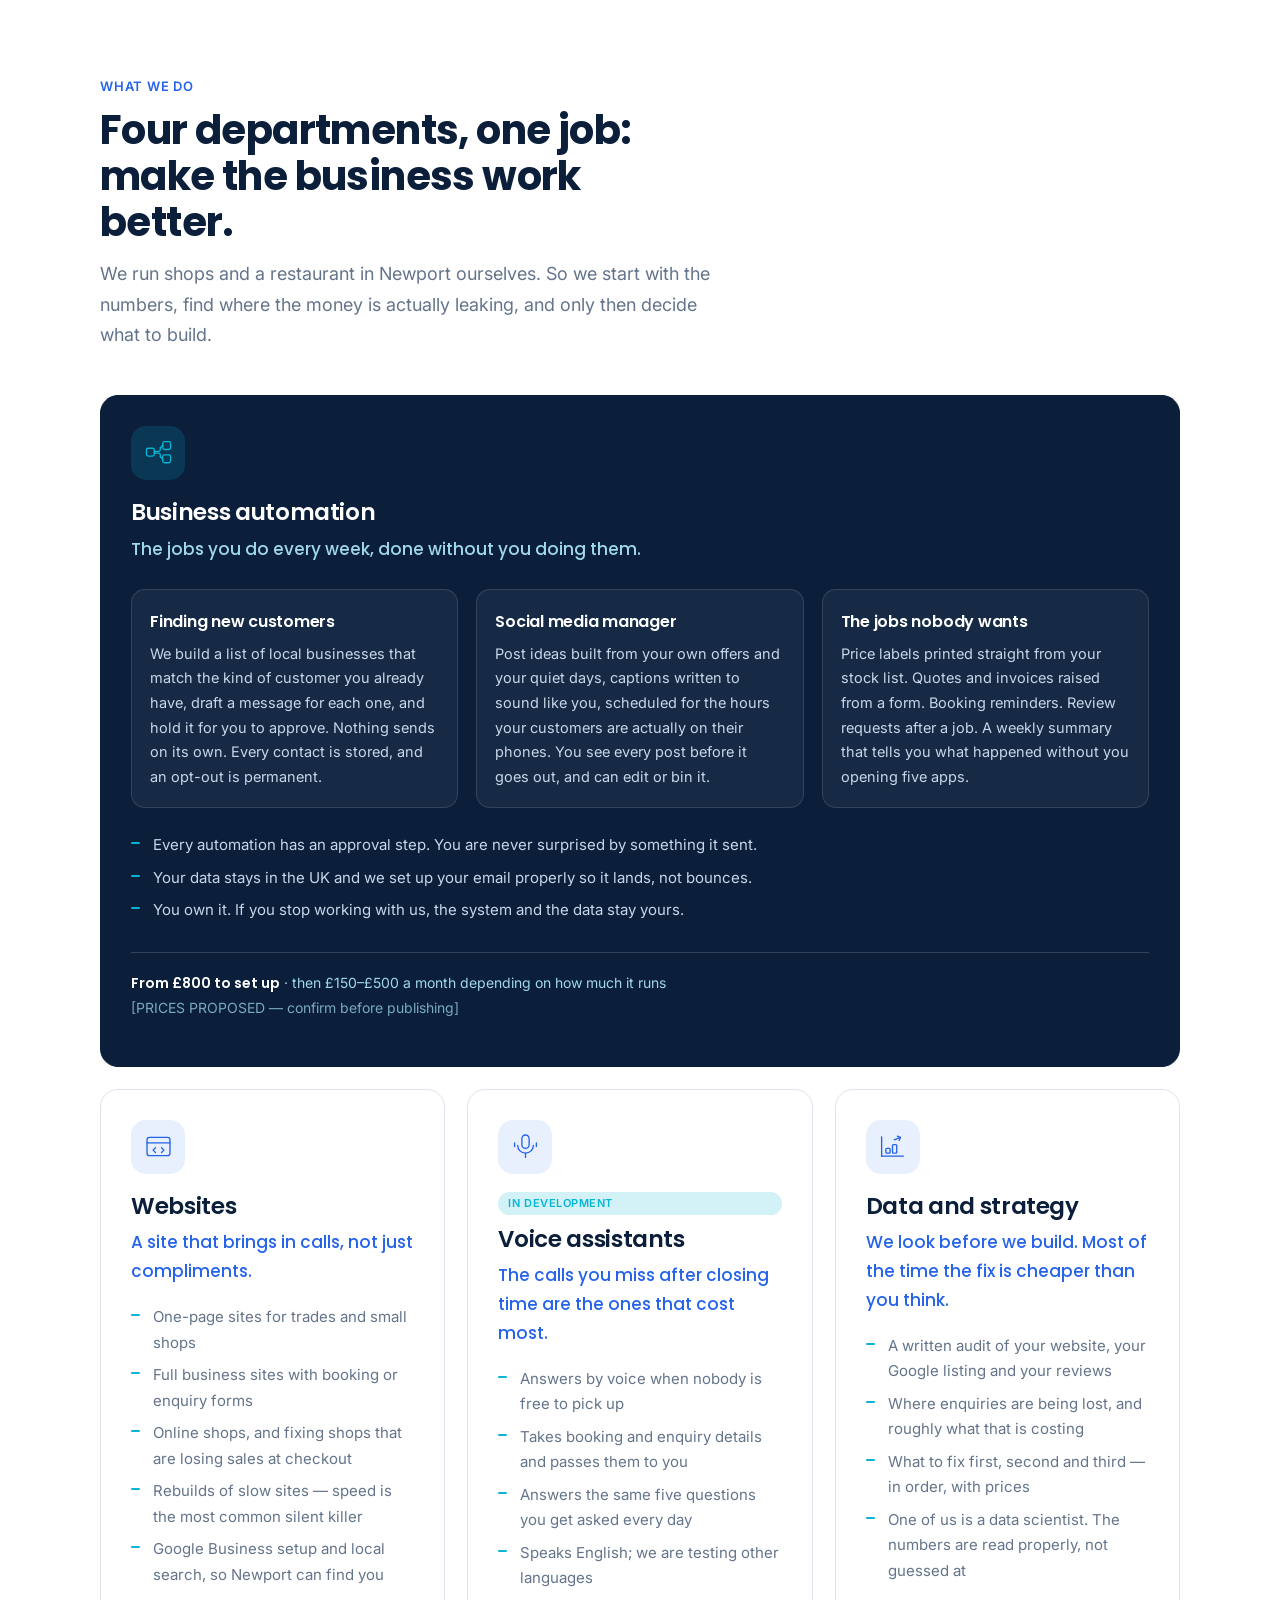
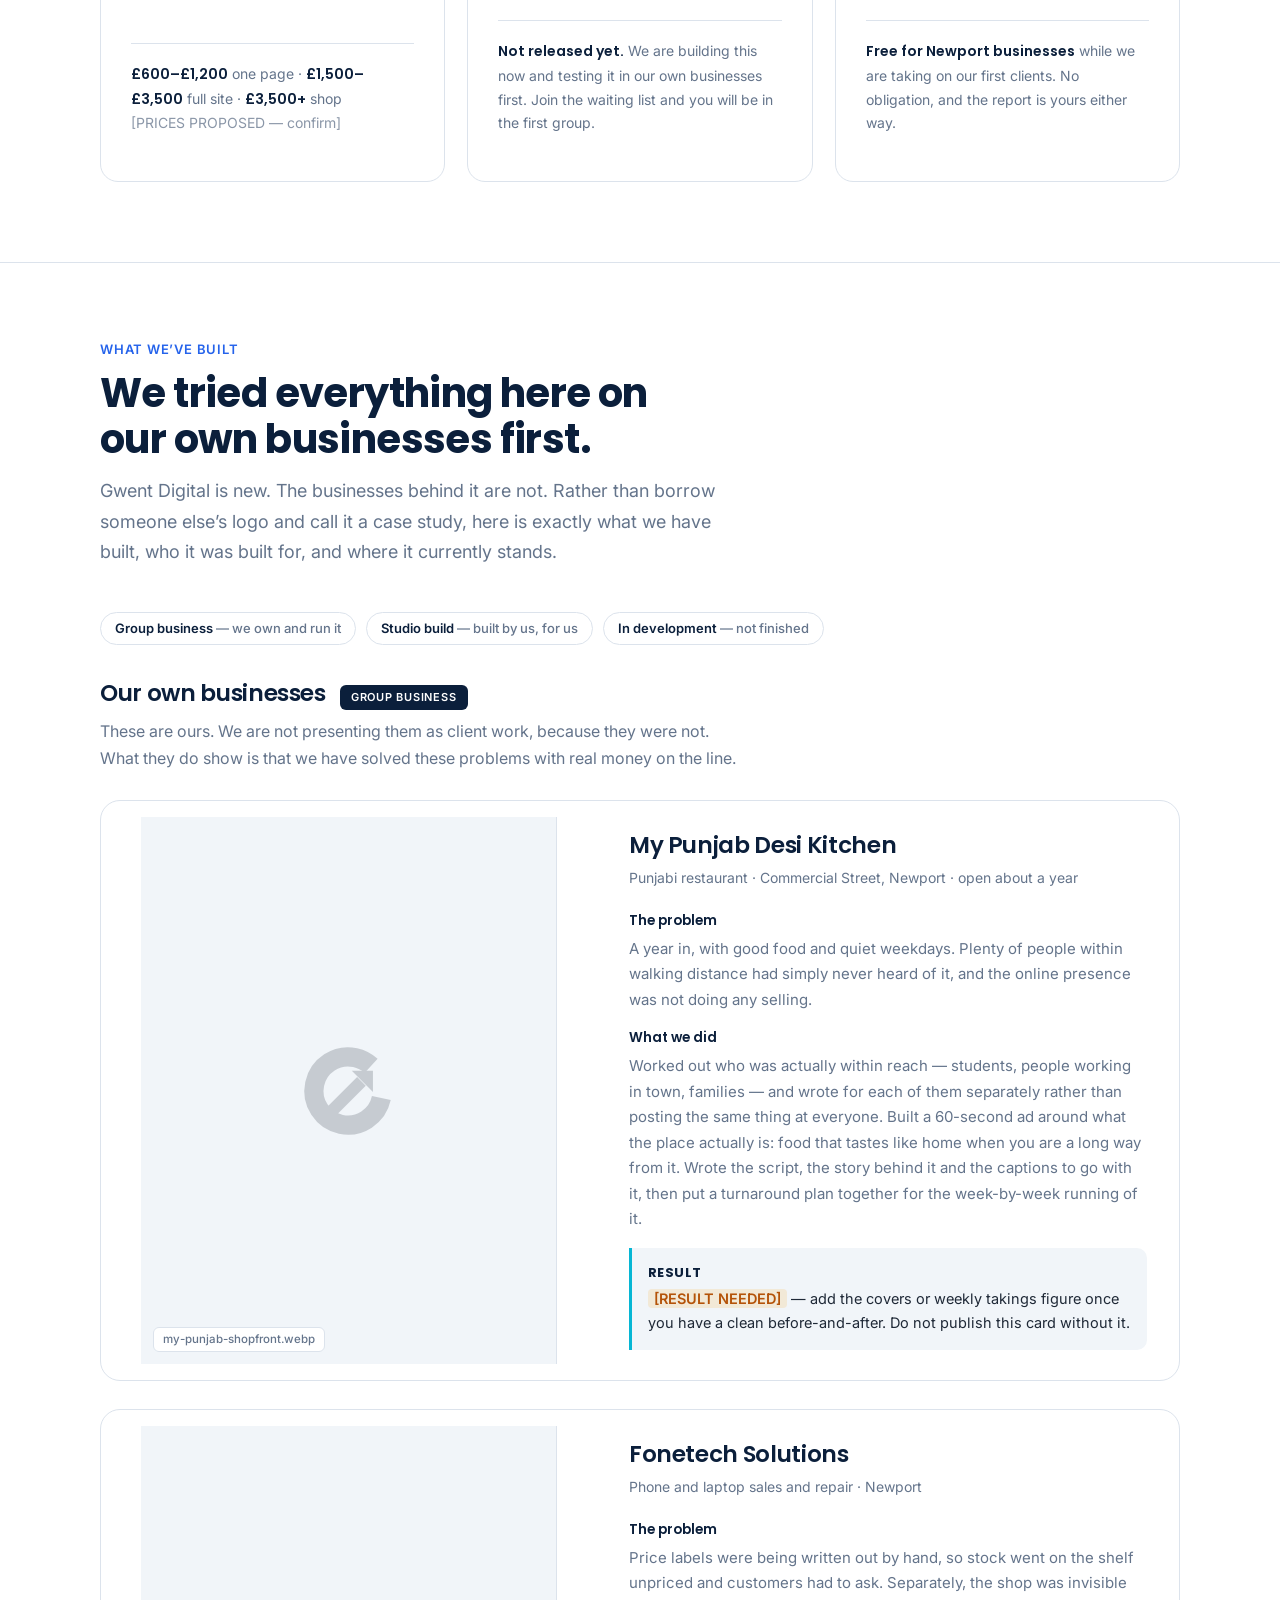
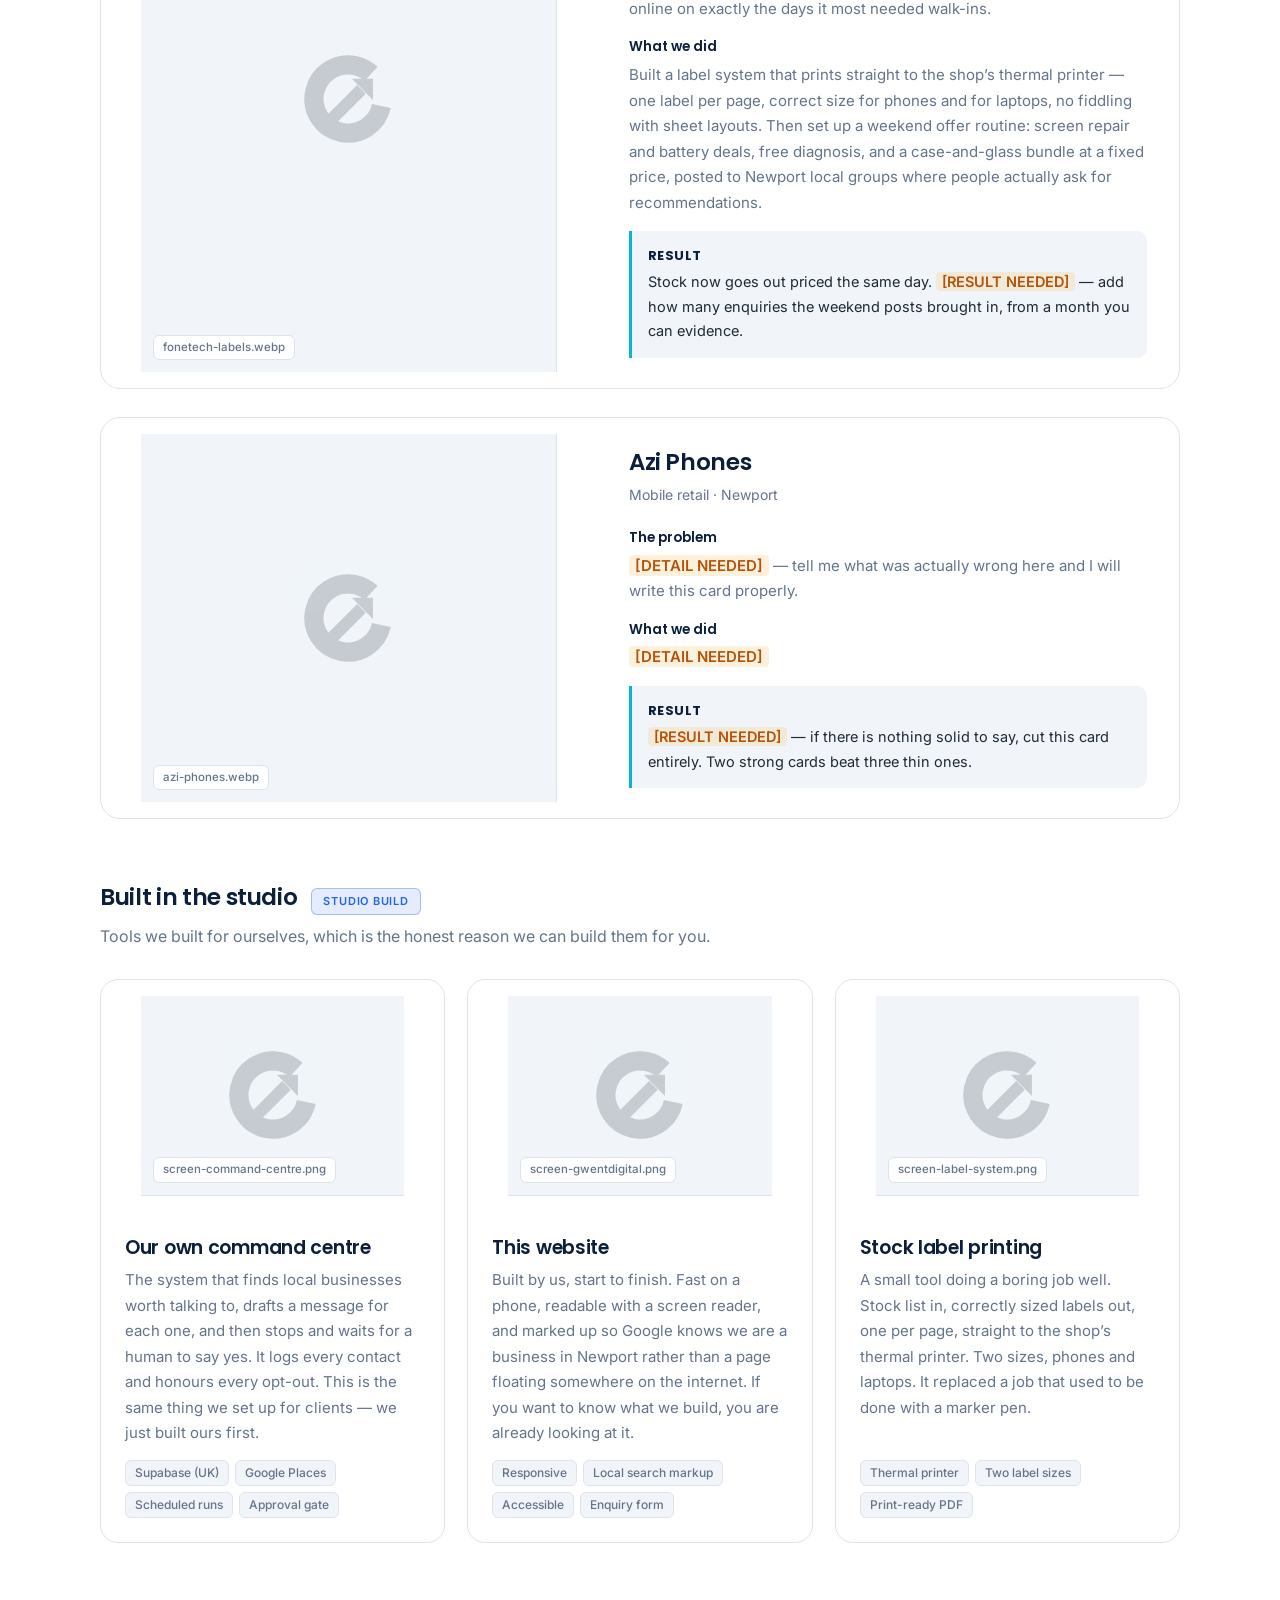
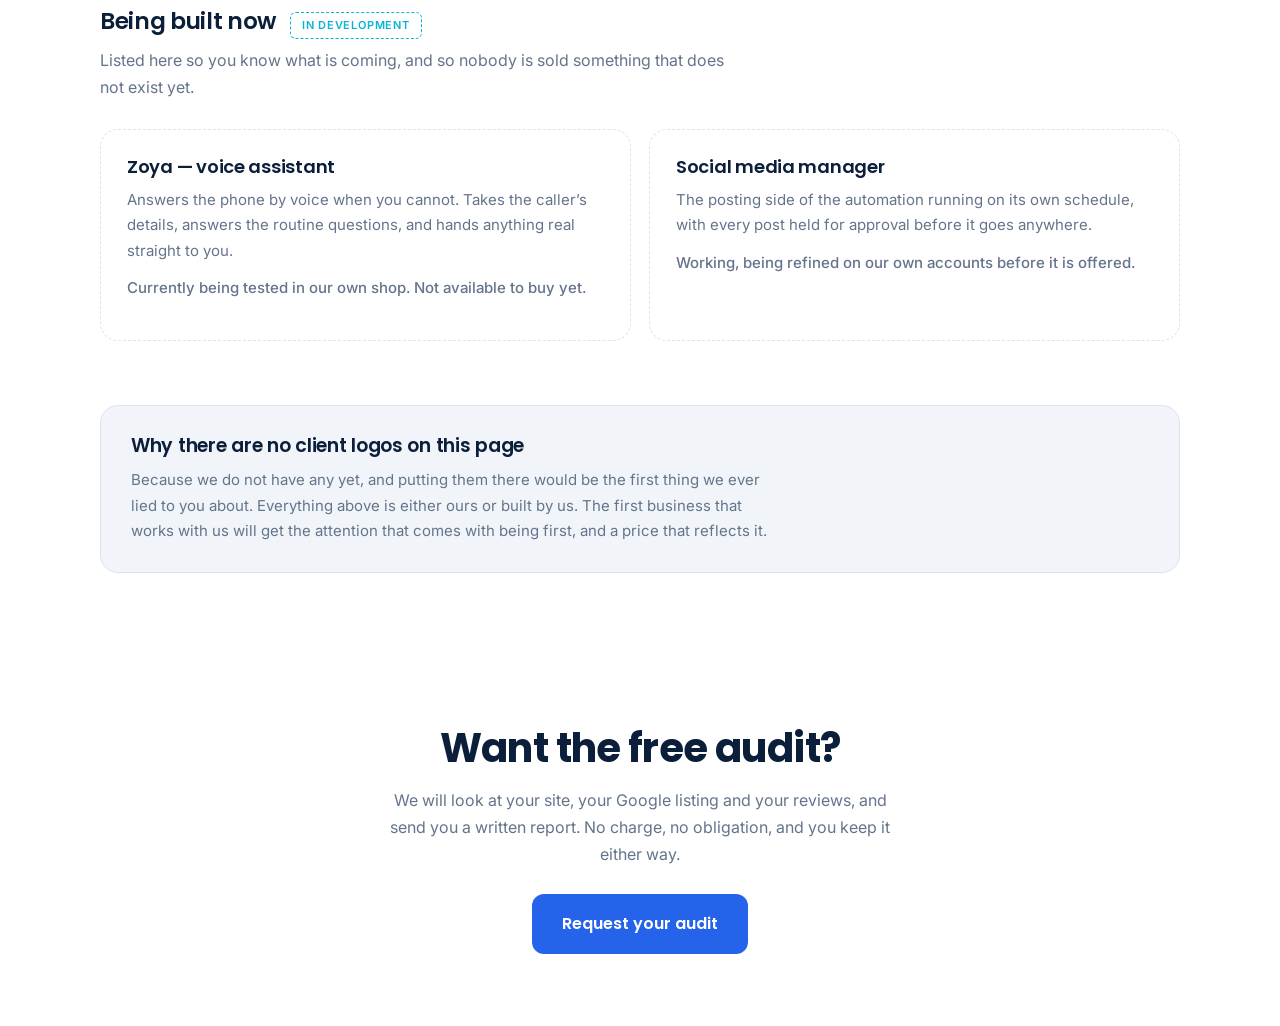
<file: design-assets/sections.html>
<!doctype html>
<html lang="en-GB">
<head>
<meta charset="utf-8">
<meta name="viewport" content="width=device-width,initial-scale=1">
<title>Gwent Digital — what we do &amp; what we&rsquo;ve built</title>
<link rel="preconnect" href="https://fonts.googleapis.com">
<link rel="preconnect" href="https://fonts.gstatic.com" crossorigin>
<link href="https://fonts.googleapis.com/css2?family=Poppins:wght@500;600;700&family=Inter:wght@400;500;600&display=swap" rel="stylesheet">
<style>
:root{
  --navy:#0B1F3B; --blue:#2563EB; --teal:#06B6D4; --gray:#F1F5F9;
  --charcoal:#1F2937; --white:#fff; --line:#DCE3EC; --muted:#64748B;
  --bg:#fff; --fg:var(--charcoal); --panel:var(--gray); --edge:var(--line);
  --head:var(--navy); --sub:var(--muted); --card:#fff;
  --f-display:Poppins,Montserrat,system-ui,sans-serif;
  --f-body:Inter,"Segoe UI",system-ui,sans-serif;
}
@media (prefers-color-scheme:dark){
  :root:not([data-theme="light"]){
    --bg:#08121F; --fg:#DDE5EE; --panel:#0E2138; --edge:#1D3A5F;
    --head:#F8FAFC; --sub:#94A3B8; --card:#0D1C30;
  }
}
:root[data-theme="dark"]{
  --bg:#08121F; --fg:#DDE5EE; --panel:#0E2138; --edge:#1D3A5F;
  --head:#F8FAFC; --sub:#94A3B8; --card:#0D1C30;
}
*{box-sizing:border-box}
html{scroll-behavior:smooth}
body{margin:0;background:var(--bg);color:var(--fg);font:400 16px/1.7 var(--f-body);
  -webkit-font-smoothing:antialiased}
h1,h2,h3,h4{font-family:var(--f-display);color:var(--head);margin:0;letter-spacing:-.015em}
h2{font-size:clamp(26px,4.4vw,40px);font-weight:700;line-height:1.15}
h3{font-size:clamp(19px,2.4vw,23px);font-weight:600;line-height:1.25}
h4{font-size:16px;font-weight:600}
p{margin:0 0 16px}
a{color:var(--blue)}
ul{margin:0 0 16px;padding-left:20px}
li{margin-bottom:7px}
img,svg{max-width:100%;height:auto;display:block}
.wrap{max-width:1120px;margin:0 auto;padding:0 20px}
.sec{padding:80px 0;border-top:1px solid var(--edge)}
.sec-head{max-width:62ch;margin-bottom:44px}
.sec-head p{color:var(--sub);font-size:18px;margin:14px 0 0}
.kicker{font:600 13px/1 var(--f-body);color:var(--blue);letter-spacing:.06em;
  text-transform:uppercase;margin:0 0 14px;display:block}

/* ---------- departments ---------- */
.depts{display:grid;gap:22px;grid-template-columns:repeat(auto-fit,minmax(300px,1fr))}
.dept{background:var(--card);border:1px solid var(--edge);border-radius:18px;padding:30px;
  display:flex;flex-direction:column}
.dept--lead{grid-column:1/-1;background:var(--navy);border-color:var(--navy);color:#DDE7F5}
.dept--lead h3,.dept--lead h4{color:#fff}
.dept--lead .tile{background:rgba(6,182,212,.16);color:var(--teal)}
.dept--lead .promise{color:#9FD8E8}
.dept--lead li{color:#C7D6E8}
.dept--lead .price{border-top-color:rgba(255,255,255,.16);color:#9FD8E8}
.tile{width:54px;height:54px;border-radius:15px;display:grid;place-items:center;
  background:rgba(37,99,235,.10);color:var(--blue);margin-bottom:18px;flex:none}
.tile svg{width:29px;height:29px}
.promise{font-family:var(--f-display);font-weight:500;font-size:17px;color:var(--blue);
  margin:8px 0 18px}
.dept ul{list-style:none;padding:0;margin:0 0 22px}
.dept li{position:relative;padding-left:22px;font-size:15px;color:var(--sub)}
.dept--lead li{color:#C7D6E8}
.dept li::before{content:"";position:absolute;left:0;top:10px;width:9px;height:2px;
  background:var(--teal);border-radius:1px}
.price{margin-top:auto;padding-top:18px;border-top:1px solid var(--edge);
  font-size:14px;color:var(--sub)}
.price strong{color:var(--head);font-family:var(--f-display);font-weight:600}
.dept--lead .price strong{color:#fff}
.subgrid{display:grid;gap:18px;grid-template-columns:repeat(auto-fit,minmax(240px,1fr));
  margin:8px 0 24px}
.sub{background:rgba(255,255,255,.05);border:1px solid rgba(255,255,255,.12);
  border-radius:14px;padding:18px}
.sub p{font-size:14.5px;color:#C7D6E8;margin:6px 0 0}
.flag{display:inline-block;font:600 11px/1 var(--f-body);letter-spacing:.05em;
  text-transform:uppercase;padding:6px 10px;border-radius:999px;margin-bottom:10px}
.flag--dev{background:rgba(6,182,212,.18);color:var(--teal)}

/* ---------- showcase ---------- */
.legend{display:flex;flex-wrap:wrap;gap:10px;margin-bottom:34px}
.lg{font:500 13px/1 var(--f-body);padding:9px 14px;border-radius:999px;
  border:1px solid var(--edge);color:var(--sub);background:var(--card)}
.lg b{font-weight:600;color:var(--head)}

.tier{margin-bottom:64px}
.tier-title{display:flex;align-items:baseline;gap:14px;flex-wrap:wrap;margin-bottom:8px}
.tier > p{color:var(--sub);max-width:64ch;margin-bottom:28px}

.label{font:600 11px/1 var(--f-body);letter-spacing:.07em;text-transform:uppercase;
  padding:7px 11px;border-radius:6px}
.label--group{background:var(--navy);color:#fff}
.label--studio{background:rgba(37,99,235,.12);color:var(--blue);
  border:1px solid rgba(37,99,235,.35)}
.label--dev{background:transparent;color:var(--teal);border:1px dashed var(--teal)}

/* group business: big, photo-led */
.cases{display:grid;gap:28px}
.case{display:grid;gap:0;background:var(--card);border:1px solid var(--edge);
  border-radius:20px;overflow:hidden}
@media(min-width:820px){ .case{grid-template-columns:minmax(0,46%) minmax(0,54%)} }
.shot{position:relative;background:var(--panel);min-height:250px;display:grid;
  place-items:center;border-bottom:1px solid var(--edge)}
@media(min-width:820px){ .shot{border-bottom:0;border-right:1px solid var(--edge)} }
.shot figcaption{position:absolute;bottom:12px;left:12px;font:500 11.5px/1 var(--f-body);
  color:var(--sub);background:var(--bg);border:1px solid var(--edge);
  padding:6px 9px;border-radius:6px}
.shot .ghost{width:96px;opacity:.2}
.case-body{padding:30px 32px}
.case-body h3{margin-bottom:6px}
.meta{font-size:14px;color:var(--sub);margin:0 0 20px}
.qa{margin:0 0 16px}
.qa dt{font-family:var(--f-display);font-weight:600;font-size:13.5px;color:var(--head);
  margin-bottom:3px}
.qa dd{margin:0 0 15px;font-size:15px;color:var(--sub)}
.result{background:var(--panel);border-left:3px solid var(--teal);border-radius:0 10px 10px 0;
  padding:14px 16px;font-size:14.5px}
.result strong{font-family:var(--f-display);color:var(--head);display:block;margin-bottom:3px;
  font-size:13px;letter-spacing:.04em;text-transform:uppercase}
.needed{color:#B45309;font-weight:600;background:rgba(245,158,11,.14);padding:1px 6px;
  border-radius:4px}

/* studio builds: medium, screenshot-led */
.builds{display:grid;gap:22px;grid-template-columns:repeat(auto-fit,minmax(310px,1fr))}
.build{background:var(--card);border:1px solid var(--edge);border-radius:18px;overflow:hidden;
  display:flex;flex-direction:column}
.build .shot{min-height:200px;border-right:0;border-bottom:1px solid var(--edge)}
.build-body{padding:24px;display:flex;flex-direction:column;flex:1}
.build-body h3{font-size:19px;margin-bottom:8px}
.build-body p{font-size:15px;color:var(--sub);margin-bottom:14px}
.stack{display:flex;flex-wrap:wrap;gap:6px;margin-top:auto}
.stack span{font:500 12px/1 var(--f-body);padding:6px 9px;border-radius:6px;
  background:var(--panel);border:1px solid var(--edge);color:var(--sub)}

/* in development: quiet, outline */
.devs{display:grid;gap:18px;grid-template-columns:repeat(auto-fit,minmax(280px,1fr))}
.dev{border:1px dashed var(--edge);border-radius:18px;padding:26px;background:transparent}
.dev h3{font-size:18px;margin-bottom:8px}
.dev p{font-size:15px;color:var(--sub);margin-bottom:14px}
.status{font:500 13px/1.5 var(--f-body);color:var(--teal)}

.honesty{margin-top:8px;background:var(--panel);border:1px solid var(--edge);
  border-radius:18px;padding:28px 30px}
.honesty h3{font-size:19px;margin-bottom:10px}
.honesty p{font-size:15px;color:var(--sub);margin-bottom:0;max-width:72ch}

.cta{text-align:center;padding:72px 0}
.btn{display:inline-block;background:var(--blue);color:#fff;text-decoration:none;
  font-family:var(--f-display);font-weight:600;font-size:16px;padding:16px 30px;
  border-radius:12px}
.btn:focus-visible,a:focus-visible{outline:3px solid var(--teal);outline-offset:3px}
@media (prefers-reduced-motion:reduce){*{animation:none!important;transition:none!important}}
</style>
</head>
<body>

<!-- ================= DEPARTMENTS ================= -->
<section class="sec" id="services" style="border-top:0">
<div class="wrap">
  <div class="sec-head">
    <span class="kicker">What we do</span>
    <h2>Four departments, one job: make the business work better.</h2>
    <p>We run shops and a restaurant in Newport ourselves. So we start with the numbers,
       find where the money is actually leaking, and only then decide what to build.</p>
  </div>

  <div class="depts">

    <!-- lead department: automation -->
    <article class="dept dept--lead">
      <div class="tile">
        <svg viewBox="0 0 48 48" fill="none" stroke="currentColor" stroke-width="2.2"
             stroke-linecap="round" stroke-linejoin="round" aria-hidden="true">
          <rect x="4" y="17" width="13" height="13" rx="3"/><rect x="31" y="6" width="13" height="13" rx="3"/>
          <rect x="31" y="28" width="13" height="13" rx="3"/>
          <path d="M17 22h7a3 3 0 003-3v-3"/><path d="M17 25h7a3 3 0 013 3v3"/>
          <path d="M27 16l4-4"/><path d="M27 31l4 4"/>
        </svg>
      </div>
      <h3>Business automation</h3>
      <p class="promise">The jobs you do every week, done without you doing them.</p>

      <div class="subgrid">
        <div class="sub">
          <h4>Finding new customers</h4>
          <p>We build a list of local businesses that match the kind of customer you already
             have, draft a message for each one, and hold it for you to approve. Nothing sends
             on its own. Every contact is stored, and an opt-out is permanent.</p>
        </div>
        <div class="sub">
          <h4>Social media manager</h4>
          <p>Post ideas built from your own offers and your quiet days, captions written to
             sound like you, scheduled for the hours your customers are actually on their
             phones. You see every post before it goes out, and can edit or bin it.</p>
        </div>
        <div class="sub">
          <h4>The jobs nobody wants</h4>
          <p>Price labels printed straight from your stock list. Quotes and invoices raised
             from a form. Booking reminders. Review requests after a job. A weekly summary
             that tells you what happened without you opening five apps.</p>
        </div>
      </div>

      <ul>
        <li>Every automation has an approval step. You are never surprised by something it sent.</li>
        <li>Your data stays in the UK and we set up your email properly so it lands, not bounces.</li>
        <li>You own it. If you stop working with us, the system and the data stay yours.</li>
      </ul>
      <p class="price"><strong>From &pound;800 to set up</strong> &middot; then &pound;150&ndash;&pound;500 a month depending on how much it runs
        <br><span style="opacity:.75">[PRICES PROPOSED &mdash; confirm before publishing]</span></p>
    </article>

    <!-- websites -->
    <article class="dept">
      <div class="tile">
        <svg viewBox="0 0 48 48" fill="none" stroke="currentColor" stroke-width="2.2"
             stroke-linecap="round" stroke-linejoin="round" aria-hidden="true">
          <rect x="5" y="9" width="38" height="30" rx="4"/><path d="M5 18h38"/>
          <path d="M19 26l-4 4 4 4"/><path d="M29 26l4 4-4 4"/>
        </svg>
      </div>
      <h3>Websites</h3>
      <p class="promise">A site that brings in calls, not just compliments.</p>
      <ul>
        <li>One-page sites for trades and small shops</li>
        <li>Full business sites with booking or enquiry forms</li>
        <li>Online shops, and fixing shops that are losing sales at checkout</li>
        <li>Rebuilds of slow sites &mdash; speed is the most common silent killer</li>
        <li>Google Business setup and local search, so Newport can find you</li>
      </ul>
      <p class="price"><strong>&pound;600&ndash;&pound;1,200</strong> one page &middot; <strong>&pound;1,500&ndash;&pound;3,500</strong> full site &middot; <strong>&pound;3,500+</strong> shop
        <br><span style="opacity:.75">[PRICES PROPOSED &mdash; confirm]</span></p>
    </article>

    <!-- voice assistants -->
    <article class="dept">
      <div class="tile">
        <svg viewBox="0 0 48 48" fill="none" stroke="currentColor" stroke-width="2.2"
             stroke-linecap="round" stroke-linejoin="round" aria-hidden="true">
          <rect x="18" y="5" width="12" height="22" rx="6"/>
          <path d="M11 22a13 13 0 0026 0"/><path d="M24 35v7"/>
          <path d="M6 18v6"/><path d="M42 18v6"/>
        </svg>
      </div>
      <span class="flag flag--dev">In development</span>
      <h3>Voice assistants</h3>
      <p class="promise">The calls you miss after closing time are the ones that cost most.</p>
      <ul>
        <li>Answers by voice when nobody is free to pick up</li>
        <li>Takes booking and enquiry details and passes them to you</li>
        <li>Answers the same five questions you get asked every day</li>
        <li>Speaks English; we are testing other languages</li>
      </ul>
      <p class="price"><strong>Not released yet.</strong> We are building this now and testing it in
        our own businesses first. Join the waiting list and you will be in the first group.</p>
    </article>

    <!-- data & strategy -->
    <article class="dept">
      <div class="tile">
        <svg viewBox="0 0 48 48" fill="none" stroke="currentColor" stroke-width="2.2"
             stroke-linecap="round" stroke-linejoin="round" aria-hidden="true">
          <path d="M6 40V8"/><path d="M6 40h36"/>
          <rect x="13" y="27" width="7" height="8" rx="1.5"/><rect x="24" y="21" width="7" height="14" rx="1.5"/>
          <path d="M27 13l10-4"/><path d="M32 7l5 2-2 5"/>
        </svg>
      </div>
      <h3>Data and strategy</h3>
      <p class="promise">We look before we build. Most of the time the fix is cheaper than you think.</p>
      <ul>
        <li>A written audit of your website, your Google listing and your reviews</li>
        <li>Where enquiries are being lost, and roughly what that is costing</li>
        <li>What to fix first, second and third &mdash; in order, with prices</li>
        <li>One of us is a data scientist. The numbers are read properly, not guessed at</li>
      </ul>
      <p class="price"><strong>Free for Newport businesses</strong> while we are taking on our first clients.
        No obligation, and the report is yours either way.</p>
    </article>

  </div>
</div>
</section>


<!-- ================= SHOWCASE ================= -->
<section class="sec" id="showcase">
<div class="wrap">
  <div class="sec-head">
    <span class="kicker">What we&rsquo;ve built</span>
    <h2>We tried everything here on our own businesses first.</h2>
    <p>Gwent Digital is new. The businesses behind it are not. Rather than borrow someone
       else&rsquo;s logo and call it a case study, here is exactly what we have built, who it was
       built for, and where it currently stands.</p>
  </div>

  <div class="legend">
    <span class="lg"><b>Group business</b> &mdash; we own and run it</span>
    <span class="lg"><b>Studio build</b> &mdash; built by us, for us</span>
    <span class="lg"><b>In development</b> &mdash; not finished</span>
  </div>

  <!-- ---------- TIER 1 ---------- -->
  <div class="tier">
    <div class="tier-title"><h3>Our own businesses</h3><span class="label label--group">Group business</span></div>
    <p>These are ours. We are not presenting them as client work, because they were not.
       What they do show is that we have solved these problems with real money on the line.</p>

    <div class="cases">

      <!-- My Punjab -->
      <article class="case">
        <figure class="shot">
          <svg class="ghost" viewBox="0 0 200 200" aria-hidden="true">
            <circle cx="100" cy="100" r="71" fill="none" stroke="currentColor" stroke-width="40"
                    stroke-dasharray="372 74" transform="rotate(12 100 100)"/>
            <path d="M57 133 L119 71 L137 89 L75 151 Z" fill="currentColor"/>
            <path d="M108 58 L152 58 L152 102 Z" fill="currentColor"/>
          </svg>
          <figcaption>my-punjab-shopfront.webp</figcaption>
        </figure>
        <div class="case-body">
          <h3>My Punjab Desi Kitchen</h3>
          <p class="meta">Punjabi restaurant &middot; Commercial Street, Newport &middot; open about a year</p>
          <dl class="qa">
            <dt>The problem</dt>
            <dd>A year in, with good food and quiet weekdays. Plenty of people within walking
                distance had simply never heard of it, and the online presence was not doing
                any selling.</dd>
            <dt>What we did</dt>
            <dd>Worked out who was actually within reach &mdash; students, people working in town,
                families &mdash; and wrote for each of them separately rather than posting the same
                thing at everyone. Built a 60-second ad around what the place actually is:
                food that tastes like home when you are a long way from it. Wrote the script,
                the story behind it and the captions to go with it, then put a turnaround plan
                together for the week-by-week running of it.</dd>
          </dl>
          <div class="result"><strong>Result</strong>
            <span class="needed">[RESULT NEEDED]</span> &mdash; add the covers or weekly takings
            figure once you have a clean before-and-after. Do not publish this card without it.</div>
        </div>
      </article>

      <!-- Fonetech -->
      <article class="case">
        <figure class="shot">
          <svg class="ghost" viewBox="0 0 200 200" aria-hidden="true">
            <circle cx="100" cy="100" r="71" fill="none" stroke="currentColor" stroke-width="40"
                    stroke-dasharray="372 74" transform="rotate(12 100 100)"/>
            <path d="M57 133 L119 71 L137 89 L75 151 Z" fill="currentColor"/>
            <path d="M108 58 L152 58 L152 102 Z" fill="currentColor"/>
          </svg>
          <figcaption>fonetech-labels.webp</figcaption>
        </figure>
        <div class="case-body">
          <h3>Fonetech Solutions</h3>
          <p class="meta">Phone and laptop sales and repair &middot; Newport</p>
          <dl class="qa">
            <dt>The problem</dt>
            <dd>Price labels were being written out by hand, so stock went on the shelf
                unpriced and customers had to ask. Separately, the shop was invisible online
                on exactly the days it most needed walk-ins.</dd>
            <dt>What we did</dt>
            <dd>Built a label system that prints straight to the shop&rsquo;s thermal printer &mdash;
                one label per page, correct size for phones and for laptops, no fiddling with
                sheet layouts. Then set up a weekend offer routine: screen repair and battery
                deals, free diagnosis, and a case-and-glass bundle at a fixed price, posted to
                Newport local groups where people actually ask for recommendations.</dd>
          </dl>
          <div class="result"><strong>Result</strong>
            Stock now goes out priced the same day.
            <span class="needed">[RESULT NEEDED]</span> &mdash; add how many enquiries the weekend
            posts brought in, from a month you can evidence.</div>
        </div>
      </article>

      <!-- Azi Phones -->
      <article class="case">
        <figure class="shot">
          <svg class="ghost" viewBox="0 0 200 200" aria-hidden="true">
            <circle cx="100" cy="100" r="71" fill="none" stroke="currentColor" stroke-width="40"
                    stroke-dasharray="372 74" transform="rotate(12 100 100)"/>
            <path d="M57 133 L119 71 L137 89 L75 151 Z" fill="currentColor"/>
            <path d="M108 58 L152 58 L152 102 Z" fill="currentColor"/>
          </svg>
          <figcaption>azi-phones.webp</figcaption>
        </figure>
        <div class="case-body">
          <h3>Azi Phones</h3>
          <p class="meta">Mobile retail &middot; Newport</p>
          <dl class="qa">
            <dt>The problem</dt>
            <dd><span class="needed">[DETAIL NEEDED]</span> &mdash; tell me what was actually wrong
                here and I will write this card properly.</dd>
            <dt>What we did</dt>
            <dd><span class="needed">[DETAIL NEEDED]</span></dd>
          </dl>
          <div class="result"><strong>Result</strong>
            <span class="needed">[RESULT NEEDED]</span> &mdash; if there is nothing solid to say,
            cut this card entirely. Two strong cards beat three thin ones.</div>
        </div>
      </article>

    </div>
  </div>

  <!-- ---------- TIER 2 ---------- -->
  <div class="tier">
    <div class="tier-title"><h3>Built in the studio</h3><span class="label label--studio">Studio build</span></div>
    <p>Tools we built for ourselves, which is the honest reason we can build them for you.</p>

    <div class="builds">

      <article class="build">
        <figure class="shot">
          <svg class="ghost" viewBox="0 0 200 200" aria-hidden="true">
            <circle cx="100" cy="100" r="71" fill="none" stroke="currentColor" stroke-width="40"
                    stroke-dasharray="372 74" transform="rotate(12 100 100)"/>
            <path d="M57 133 L119 71 L137 89 L75 151 Z" fill="currentColor"/>
            <path d="M108 58 L152 58 L152 102 Z" fill="currentColor"/>
          </svg>
          <figcaption>screen-command-centre.png</figcaption>
        </figure>
        <div class="build-body">
          <h3>Our own command centre</h3>
          <p>The system that finds local businesses worth talking to, drafts a message for
             each one, and then stops and waits for a human to say yes. It logs every contact
             and honours every opt-out. This is the same thing we set up for clients &mdash; we
             just built ours first.</p>
          <div class="stack"><span>Supabase (UK)</span><span>Google Places</span>
            <span>Scheduled runs</span><span>Approval gate</span></div>
        </div>
      </article>

      <article class="build">
        <figure class="shot">
          <svg class="ghost" viewBox="0 0 200 200" aria-hidden="true">
            <circle cx="100" cy="100" r="71" fill="none" stroke="currentColor" stroke-width="40"
                    stroke-dasharray="372 74" transform="rotate(12 100 100)"/>
            <path d="M57 133 L119 71 L137 89 L75 151 Z" fill="currentColor"/>
            <path d="M108 58 L152 58 L152 102 Z" fill="currentColor"/>
          </svg>
          <figcaption>screen-gwentdigital.png</figcaption>
        </figure>
        <div class="build-body">
          <h3>This website</h3>
          <p>Built by us, start to finish. Fast on a phone, readable with a screen reader,
             and marked up so Google knows we are a business in Newport rather than a page
             floating somewhere on the internet. If you want to know what we build, you are
             already looking at it.</p>
          <div class="stack"><span>Responsive</span><span>Local search markup</span>
            <span>Accessible</span><span>Enquiry form</span></div>
        </div>
      </article>

      <article class="build">
        <figure class="shot">
          <svg class="ghost" viewBox="0 0 200 200" aria-hidden="true">
            <circle cx="100" cy="100" r="71" fill="none" stroke="currentColor" stroke-width="40"
                    stroke-dasharray="372 74" transform="rotate(12 100 100)"/>
            <path d="M57 133 L119 71 L137 89 L75 151 Z" fill="currentColor"/>
            <path d="M108 58 L152 58 L152 102 Z" fill="currentColor"/>
          </svg>
          <figcaption>screen-label-system.png</figcaption>
        </figure>
        <div class="build-body">
          <h3>Stock label printing</h3>
          <p>A small tool doing a boring job well. Stock list in, correctly sized labels out,
             one per page, straight to the shop&rsquo;s thermal printer. Two sizes, phones and
             laptops. It replaced a job that used to be done with a marker pen.</p>
          <div class="stack"><span>Thermal printer</span><span>Two label sizes</span>
            <span>Print-ready PDF</span></div>
        </div>
      </article>

    </div>
  </div>

  <!-- ---------- TIER 3 ---------- -->
  <div class="tier">
    <div class="tier-title"><h3>Being built now</h3><span class="label label--dev">In development</span></div>
    <p>Listed here so you know what is coming, and so nobody is sold something that does not
       exist yet.</p>

    <div class="devs">
      <article class="dev">
        <h3>Zoya &mdash; voice assistant</h3>
        <p>Answers the phone by voice when you cannot. Takes the caller&rsquo;s details, answers
           the routine questions, and hands anything real straight to you.</p>
        <p class="status">Currently being tested in our own shop. Not available to buy yet.</p>
      </article>
      <article class="dev">
        <h3>Social media manager</h3>
        <p>The posting side of the automation running on its own schedule, with every post
           held for approval before it goes anywhere.</p>
        <p class="status">Working, being refined on our own accounts before it is offered.</p>
      </article>
    </div>
  </div>

  <div class="honesty">
    <h3>Why there are no client logos on this page</h3>
    <p>Because we do not have any yet, and putting them there would be the first thing we
       ever lied to you about. Everything above is either ours or built by us. The first
       business that works with us will get the attention that comes with being first, and
       a price that reflects it.</p>
  </div>
</div>
</section>

<div class="cta wrap">
  <h2 style="margin-bottom:16px">Want the free audit?</h2>
  <p style="color:var(--sub);max-width:52ch;margin:0 auto 26px">
    We will look at your site, your Google listing and your reviews, and send you a written
    report. No charge, no obligation, and you keep it either way.</p>
  <a class="btn" href="#contact">Request your audit</a>
</div>

</body>
</html>
</file>
<file: assets/css/style.css>
/* =========================================================
   GWENT DIGITAL — SHARED DESIGN SYSTEM
   Used by index.html and every /departments/*.html page.
   ========================================================= */


:root{
  --navy:#16181D;
  --navy-light:#22252B;
  --navy-dark:#16181D;
  --ice:#F5F6F4;
  --ice-soft:#F5F6F4;
  --gold:#5C7614;
  --gold-light:#B9D64B;
  --gold-dark:#5C7614;
  --ink:#16181D;
  --gray:#55585E;
  --white:#ffffff;
  --border:#E0E2DC;
  --radius:12px;
  --shadow-sm:0 2px 10px rgba(20,24,31,0.08);
  --shadow-md:0 16px 40px rgba(20,24,31,0.16);
  --shadow-gold:0 14px 34px rgba(123,164,40,0.35);
  --maxw:1180px;
  --font-head:Georgia,"Times New Roman",Times,serif;
  --font-body:Calibri,"Segoe UI",system-ui,-apple-system,sans-serif;

  /* Default brand accent = olive green. Individual department pages override --accent / --accent-soft / --accent-dark / --accent-bright. */
  --accent:#5C7614;
  --accent-soft:#F5F6F4;
  --accent-dark:#5C7614;
  --accent-bright:#B9D64B;
}

/* Department accent themes (applied via body[data-dept="..."]) */






*,*::before,*::after{box-sizing:border-box;}
html{scroll-behavior:smooth;}
body{
  margin:0;
  font-family:var(--font-body);
  color:var(--ink);
  background:var(--white);
  line-height:1.6;
  -webkit-font-smoothing:antialiased;
}
h1,h2,h3,h4{
  font-family:var(--font-head);
  color:var(--navy);
  line-height:1.2;
  font-weight:400;
  margin:0 0 .5em;
}
p{margin:0 0 1em;}
a{color:inherit;}
img{max-width:100%;display:block;}
button{font-family:inherit;}
.container{max-width:var(--maxw);margin:0 auto;padding:0 24px;}
.container-narrow{max-width:840px;margin:0 auto;padding:0 24px;}
.visually-hidden{position:absolute;width:1px;height:1px;padding:0;margin:-1px;overflow:hidden;clip:rect(0,0,0,0);white-space:nowrap;border:0;}
.skip-link{position:absolute;left:8px;top:-60px;background:var(--gold);color:var(--navy);padding:10px 16px;border-radius:8px;z-index:2000;font-weight:bold;transition:top .2s;}
.skip-link:focus{top:8px;}

section{padding:88px 0;}
.section-label{
  display:inline-block;
  font-family:var(--font-body);
  font-size:.78rem;
  font-weight:bold;
  letter-spacing:.14em;
  text-transform:none;
  color:var(--accent-dark);
  background:var(--accent-soft);
  padding:6px 14px;
  border-radius:999px;
  margin-bottom:14px;
}
.section-head{max-width:680px;margin:0 auto 48px;text-align:center;}
.section-head h2{font-size:clamp(1.9rem,3.6vw,2.6rem);position:relative;display:inline-block;}
.section-head p{color:var(--gray);font-size:1.05rem;}
.underline{position:relative;display:inline-block;}
.underline::after{
  content:"";position:absolute;left:0;bottom:-8px;height:4px;width:100%;
  background:var(--accent);border-radius:4px;transform:scaleX(0);transform-origin:left;
  transition:transform .7s cubic-bezier(.4,0,.2,1);
}
.reveal.in-view .underline::after{transform:scaleX(1);}

.js .reveal{opacity:0;transform:translateY(28px);transition:opacity .7s ease,transform .7s ease;}
.js .reveal.in-view{opacity:1;transform:translateY(0);}
.js .reveal-stagger > *{opacity:0;transform:translateY(28px);transition:opacity .6s ease,transform .6s ease;}
.js .reveal-stagger.in-view > *{opacity:1;transform:translateY(0);}
.js .reveal-stagger.in-view > *:nth-child(1){transition-delay:.05s;}
.js .reveal-stagger.in-view > *:nth-child(2){transition-delay:.15s;}
.js .reveal-stagger.in-view > *:nth-child(3){transition-delay:.25s;}
.js .reveal-stagger.in-view > *:nth-child(4){transition-delay:.35s;}
.js .reveal-stagger.in-view > *:nth-child(5){transition-delay:.45s;}
.js .reveal-stagger.in-view > *:nth-child(6){transition-delay:.55s;}
@media (prefers-reduced-motion: reduce){
  .js .reveal,.js .reveal-stagger > *{opacity:1!important;transform:none!important;transition:none!important;}
  .underline::after{transition:none!important;transform:scaleX(1)!important;}
  html{scroll-behavior:auto;}
  *,*::before,*::after{animation-duration:.001ms!important;animation-iteration-count:1!important;}
  .story-card:hover{transform:none!important;}
}

/* Buttons — Tactile, modern micro-interactions & shimmer animations */
.btn{
  position:relative;
  display:inline-flex;align-items:center;justify-content:center;gap:8px;
  font-family:var(--font-body);font-weight:700;font-size:1rem;
  padding:14px 28px;border-radius:10px;border:2px solid transparent;
  text-decoration:none;cursor:pointer;
  overflow:hidden;isolation:isolate;
  transition:transform .22s cubic-bezier(0.2, 0.8, 0.2, 1),box-shadow .22s cubic-bezier(0.2, 0.8, 0.2, 1),background .22s ease,border-color .22s ease,filter .22s ease;
}
.btn::after{
  content:"";
  position:absolute;
  top:0;left:-130%;
  width:75%;height:100%;
  background:linear-gradient(90deg, transparent, rgba(255,255,255,0.32), transparent);
  transform:skewX(-22deg);
  transition:left .65s cubic-bezier(0.2, 0.8, 0.2, 1);
  pointer-events:none;
  z-index:1;
}
.btn:hover::after{
  left:140%;
}
.btn:active{
  transform:translateY(2px) scale(0.97)!important;
  box-shadow:0 2px 6px rgba(0,0,0,0.2)!important;
}
.btn svg,.btn .arrow{
  display:inline-block;
  transition:transform .22s cubic-bezier(0.2, 0.8, 0.2, 1);
}
.btn:hover svg,.btn:hover .arrow{
  transform:translateX(4px);
}
.btn-gold{
  background:linear-gradient(135deg, #5C7614 0%, #5C7614 100%);
  color:var(--navy);
  box-shadow:0 8px 22px -2px rgba(123,164,40,0.42), 0 2px 6px rgba(123,164,40,0.2);
}
.btn-gold:hover{
  background:linear-gradient(135deg, #5C7614 0%, #B9D64B 100%);
  transform:translateY(-3px) scale(1.02);
  box-shadow:0 14px 32px -2px rgba(123,164,40,0.56), 0 0 16px rgba(166,203,94,0.35);
}
.btn-accent{
  background:var(--accent);
  color:var(--white);
  box-shadow:0 8px 22px -2px color-mix(in srgb, var(--accent) 42%, transparent);
}
.btn-accent:hover{
  filter:brightness(1.1);
  transform:translateY(-3px) scale(1.02);
  box-shadow:0 14px 32px -2px color-mix(in srgb, var(--accent) 56%, transparent);
}
.btn-outline{
  background:rgba(255,255,255,0.05);
  color:var(--white);
  border-color:rgba(255,255,255,.5);
  backdrop-filter:blur(6px);
  -webkit-backdrop-filter:blur(6px);
}
.btn-outline:hover{
  background:rgba(255,255,255,.18);
  border-color:var(--white);
  transform:translateY(-3px) scale(1.02);
  box-shadow:0 8px 24px rgba(255,255,255,0.15);
}
.btn-outline-navy{
  background:transparent;
  color:var(--navy);
  border-color:var(--navy);
}
.btn-outline-navy:hover{
  background:var(--navy);
  color:var(--white);
  transform:translateY(-3px) scale(1.02);
  box-shadow:0 10px 26px -3px rgba(20,24,31,0.35);
}
.btn-navy{
  background:linear-gradient(135deg, #16181D 0%, #22252B 100%);
  color:var(--white);
  box-shadow:0 8px 22px -3px rgba(20,24,31,0.35);
}
.btn-navy:hover{
  background:linear-gradient(135deg, #22252B 0%, #2A3340 100%);
  transform:translateY(-3px) scale(1.02);
  box-shadow:0 14px 30px -3px rgba(20,24,31,0.5);
}
.btn-sm{padding:10px 18px;font-size:.92rem;border-radius:8px;}
.btn-block{width:100%;}

/* NAVBAR */
.navbar{position:sticky;top:0;z-index:1000;background:var(--white);border-bottom:1px solid rgba(22,24,29,.08);transition:box-shadow .25s ease;}
.navbar.scrolled{box-shadow:var(--shadow-sm);}
.nav-inner{max-width:var(--maxw);margin:0 auto;padding:0 24px;display:flex;align-items:center;justify-content:space-between;height:76px;}
.brand{display:flex;align-items:center;gap:10px;text-decoration:none;transition:transform .2s ease;}
.brand img.logo-img{height:40px;width:auto;transition:transform .3s cubic-bezier(0.2, 0.8, 0.2, 1);}
.brand svg.logo-fallback{height:40px;width:40px;transition:transform .3s cubic-bezier(0.2, 0.8, 0.2, 1);}
.brand:hover img.logo-img,.brand:hover svg.logo-fallback{transform:rotate(-6deg) scale(1.08);}
.brand-name{font-family:var(--font-head);font-weight:800;font-size:1.25rem;letter-spacing:-.01em;color:var(--navy);text-transform:lowercase;}
.brand-name::after{content:".";color:var(--gold-dark);}
.nav-links{display:flex;align-items:center;gap:4px;list-style:none;margin:0;padding:0;}
.nav-links > li{position:relative;}
.nav-links a:not(.btn){display:inline-flex;align-items:center;gap:5px;padding:10px 14px;text-decoration:none;color:var(--navy);font-weight:600;border-radius:8px;transition:background .18s ease,color .18s ease,transform .18s ease;}
.nav-links a:not(.btn):hover{background:var(--ice-soft);color:var(--navy);transform:translateY(-1px);}
.nav-cta{margin-left:6px;}
.nav-caret{width:10px;height:10px;flex:none;transition:transform .2s ease;}
.has-dropdown:hover .nav-caret,.has-dropdown.open .nav-caret{transform:rotate(180deg);}

/* Departments dropdown (desktop) */
.dropdown-menu{
  position:absolute;top:calc(100% + 10px);left:50%;transform:translateX(-50%) translateY(8px);
  width:560px;background:var(--white);border-radius:16px;box-shadow:var(--shadow-md);
  padding:14px;display:grid;grid-template-columns:1fr 1fr;gap:6px;
  opacity:0;pointer-events:none;transition:opacity .18s ease,transform .18s ease;
  border:1px solid var(--border);
}
.has-dropdown:hover .dropdown-menu,.has-dropdown.open .dropdown-menu{opacity:1;pointer-events:auto;transform:translateX(-50%) translateY(0);}
.dropdown-item{display:flex;gap:12px;align-items:flex-start;padding:12px;border-radius:10px;text-decoration:none;color:var(--navy);}
.dropdown-item:hover{background:var(--ice-soft);}
.dropdown-item .dd-icon{flex:none;width:38px;height:38px;border-radius:10px;display:flex;align-items:center;justify-content:center;background:var(--accent-soft);}
.dropdown-item .dd-icon svg{width:19px;height:19px;stroke:var(--accent-dark);}
.dropdown-item .dd-copy strong{display:block;font-size:.94rem;font-weight:700;}
.dropdown-item .dd-copy small{display:block;font-size:.8rem;color:var(--gray);font-weight:400;margin-top:2px;line-height:1.4;}
/* accent per row for the mega menu regardless of active page theme */
.dropdown-item[data-accent="web-design"] .dd-icon{background:#E1F3F0;} .dropdown-item[data-accent="web-design"] .dd-icon svg{stroke:#146F63;}
.dropdown-item[data-accent="automation"] .dd-icon{background:#ECEAFB;} .dropdown-item[data-accent="automation"] .dd-icon svg{stroke:#4A3FA0;}
.dropdown-item[data-accent="seo-marketing"] .dd-icon{background:#e6f6ec;} .dropdown-item[data-accent="seo-marketing"] .dd-icon svg{stroke:#1f7141;}
.dropdown-item[data-accent="branding"] .dd-icon{background:#faeae5;} .dropdown-item[data-accent="branding"] .dd-icon svg{stroke:#963f27;}
.dropdown-item[data-accent="care-support"] .dd-icon{background:#e6f0f8;} .dropdown-item[data-accent="care-support"] .dd-icon svg{stroke:#2a5a83;}

.hamburger{display:none;background:none;border:none;cursor:pointer;padding:8px;width:44px;height:44px;align-items:center;justify-content:center;border-radius:8px;}
.hamburger:hover{background:var(--ice-soft);}
.hamburger svg{width:26px;height:26px;}
.hamburger .icon-close{display:none;}
.hamburger.open .icon-open{display:none;}
.hamburger.open .icon-close{display:block;}

.mobile-panel{display:none;position:fixed;top:76px;left:0;right:0;bottom:0;background:var(--white);z-index:999;overflow-y:auto;transform:translateY(-8px);opacity:0;transition:transform .22s ease,opacity .22s ease;pointer-events:none;}
.mobile-panel.open{transform:translateY(0);opacity:1;pointer-events:auto;}
.mobile-panel ul{list-style:none;margin:0;padding:16px;}
.mobile-panel li{border-bottom:1px solid var(--ice-soft);}
.mobile-panel a{display:block;padding:16px 8px;text-decoration:none;color:var(--navy);font-weight:600;font-size:1.1rem;}
.mobile-panel .mp-sub{padding-left:20px;font-size:1rem;font-weight:500;color:var(--gray);}
.mobile-panel .mp-group-label{padding:16px 8px 4px;font-size:.78rem;letter-spacing:.1em;text-transform:none;color:var(--accent-dark);font-weight:700;}
.mobile-panel .nav-cta{margin:16px 8px;}

@media (max-width:860px){
  .nav-links{display:none;}
  .hamburger{display:flex;}
  .mobile-panel.open{display:block;}
}

/* HERO (home) */
.hero{position:relative;background:var(--navy);color:var(--white);padding:120px 0 84px;overflow:hidden;}
.hero::before{
  content:"";position:absolute;inset:0;opacity:.5;
  background-image:url("data:image/svg+xml,%3Csvg xmlns='http://www.w3.org/2000/svg' width='120' height='120'%3E%3Cg fill='none' stroke='%23F5F6F4' stroke-opacity='0.16' stroke-width='1'%3E%3Ccircle cx='60' cy='60' r='40'/%3E%3Cpath d='M0 60 H120 M60 0 V120'/%3E%3C/g%3E%3C/svg%3E");
  background-size:120px 120px;pointer-events:none;
}
.hero-inner{position:relative;max-width:760px;margin:0 auto;text-align:center;}
.hero h1{color:var(--white);font-size:clamp(2rem,5vw,3.4rem);margin-bottom:.45em;}
.hero .subline{font-size:1.2rem;color:var(--ice);max-width:640px;margin:0 auto 32px;}
.hero-actions{display:flex;gap:16px;justify-content:center;flex-wrap:wrap;margin-bottom:34px;}
.trust-strip{font-size:.92rem;color:var(--ice);border-top:1px solid rgba(255,255,255,.18);padding-top:20px;display:inline-block;}
.hero-visual{
  margin-top:36px;
  border-radius:16px;
  overflow:hidden;
  border:2px solid rgba(255,255,255,0.18);
  box-shadow:0 24px 60px rgba(0,0,0,0.4);
}
.hero-visual img{
  width:100%;
  height:auto;
  display:block;
  max-height:460px;
  object-fit:cover;
}
.hero-visual-caption{
  background:rgba(20,24,31,0.85);
  padding:10px 16px;
  font-size:.82rem;
  color:var(--ice);
  text-align:center;
  border-top:1px solid rgba(255,255,255,0.1);
}

/* DEPARTMENT HERO (sub-pages) */
.breadcrumb{display:flex;align-items:center;gap:8px;font-size:.86rem;color:var(--ice);opacity:.85;margin-bottom:22px;flex-wrap:wrap;justify-content:center;}
.breadcrumb a{color:var(--ice);text-decoration:none;font-weight:600;}
.breadcrumb a:hover{text-decoration:underline;}
.breadcrumb .sep{opacity:.6;}
.dept-hero{
  position:relative;color:var(--white);padding:104px 0 76px;overflow:hidden;
  background:linear-gradient(160deg,var(--navy) 0%,var(--navy-dark) 62%,color-mix(in srgb, var(--accent-bright) 30%, var(--navy-dark)) 100%);
}
.dept-hero::before{
  content:"";position:absolute;inset:0;opacity:.45;
  background-image:url("data:image/svg+xml,%3Csvg xmlns='http://www.w3.org/2000/svg' width='120' height='120'%3E%3Cg fill='none' stroke='%23F5F6F4' stroke-opacity='0.14' stroke-width='1'%3E%3Ccircle cx='60' cy='60' r='40'/%3E%3Cpath d='M0 60 H120 M60 0 V120'/%3E%3C/g%3E%3C/svg%3E");
  background-size:120px 120px;pointer-events:none;
}
.dept-hero-inner{position:relative;max-width:760px;margin:0 auto;text-align:center;}
.dept-kicker{
  display:inline-flex;align-items:center;gap:8px;background:rgba(255,255,255,.12);
  border:1px solid rgba(255,255,255,.22);color:var(--white);font-size:.8rem;font-weight:700;
  letter-spacing:.08em;text-transform:none;padding:8px 16px;border-radius:999px;margin-bottom:18px;
}
.dept-kicker .dot{width:8px;height:8px;border-radius:50%;background:var(--accent-bright);}
.dept-hero h1{color:var(--white);font-size:clamp(1.9rem,4.6vw,3.1rem);margin-bottom:.4em;}
.dept-hero .subline{font-size:1.15rem;color:var(--ice);max-width:640px;margin:0 auto 30px;}

/* Department index / overview cards on homepage */
.dept-grid{display:grid;grid-template-columns:repeat(3,1fr);gap:26px;}
.dept-card{
  position:relative;display:flex;flex-direction:column;background:var(--white);
  border:1px solid var(--border);border-radius:18px;padding:30px 26px;text-decoration:none;color:inherit;
  box-shadow:var(--shadow-sm);transition:transform .28s cubic-bezier(0.2, 0.8, 0.2, 1),box-shadow .28s cubic-bezier(0.2, 0.8, 0.2, 1),border-color .22s ease;
  overflow:hidden;
}
.dept-card::before{content:"";position:absolute;top:0;left:0;right:0;height:4px;background:var(--card-accent,var(--gold));transition:height .2s ease;}
.dept-card:hover{transform:translateY(-8px);box-shadow:0 18px 40px rgba(20,24,31,0.12);border-color:transparent;}
.dept-card:hover::before{height:6px;}
.dept-card .icon-wrap{width:54px;height:54px;border-radius:14px;background:var(--card-accent-soft,var(--ice-soft));display:flex;align-items:center;justify-content:center;margin-bottom:18px;transition:transform .3s cubic-bezier(0.2, 0.8, 0.2, 1);}
.dept-card:hover .icon-wrap{transform:scale(1.12) rotate(4deg);}
.dept-card .icon-wrap svg{width:27px;height:27px;stroke:var(--card-accent-dark,var(--navy));}
.dept-card h3{font-size:1.25rem;margin-bottom:8px;}
.dept-card p{color:var(--gray);font-size:.95rem;margin-bottom:16px;}
.dept-card .dept-link{margin-top:auto;font-weight:bold;font-size:.92rem;color:var(--card-accent-dark,var(--navy));display:inline-flex;align-items:center;gap:6px;}
.dept-card .dept-link svg{width:15px;height:15px;transition:transform .22s cubic-bezier(0.2, 0.8, 0.2, 1);}
.dept-card:hover .dept-link svg{transform:translateX(5px);}
.dept-card[data-accent="web-design"]{--card-accent:#5C7614;--card-accent-soft:#F5F6F4;--card-accent-dark:#5C7614;}
.dept-card[data-accent="automation"]{--card-accent:#5C7614;--card-accent-soft:#F5F6F4;--card-accent-dark:#5C7614;}
.dept-card[data-accent="seo-marketing"]{--card-accent:#5C7614;--card-accent-soft:#F5F6F4;--card-accent-dark:#5C7614;}
.dept-card[data-accent="branding"]{--card-accent:#5C7614;--card-accent-soft:#F5F6F4;--card-accent-dark:#5C7614;}
.dept-card[data-accent="care-support"]{--card-accent:#5C7614;--card-accent-soft:#F5F6F4;--card-accent-dark:#5C7614;}

/* PROBLEMS (also reused as generic tinted section) */
.problems{background:var(--ice-soft);}
.tinted{background:var(--accent-soft);}
.problem-grid{display:grid;grid-template-columns:repeat(4,1fr);gap:24px;}
.problem-card{background:var(--white);border-radius:var(--radius);padding:28px 22px;box-shadow:var(--shadow-sm);transition:transform .28s cubic-bezier(0.2, 0.8, 0.2, 1),box-shadow .28s cubic-bezier(0.2, 0.8, 0.2, 1);}
.problem-card:hover{transform:translateY(-7px);box-shadow:0 16px 36px rgba(20,24,31,0.12);}
.problem-card .icon-wrap{width:52px;height:52px;border-radius:12px;background:var(--navy);display:flex;align-items:center;justify-content:center;margin-bottom:16px;transition:transform .3s cubic-bezier(0.2, 0.8, 0.2, 1);}
.problem-card:hover .icon-wrap{transform:scale(1.1) rotate(-4deg);}
.problem-card svg{width:26px;height:26px;stroke:var(--gold);}
.problem-card .pain{font-weight:bold;color:var(--navy);margin-bottom:8px;}
.problem-card .fix{color:var(--gray);font-size:.96rem;margin:0;}
.problem-card.accent .icon-wrap{background:var(--accent);}
.problem-card.accent svg{stroke:var(--white);}

/* SERVICES */
.services-grid{display:grid;grid-template-columns:repeat(3,1fr);gap:28px;align-items:stretch;}
.service-card{border:1px solid var(--border);border-radius:var(--radius);padding:32px 26px;display:flex;flex-direction:column;background:var(--white);box-shadow:var(--shadow-sm);transition:transform .28s cubic-bezier(0.2, 0.8, 0.2, 1),box-shadow .28s cubic-bezier(0.2, 0.8, 0.2, 1),border-color .22s ease;}
.service-card:hover{transform:translateY(-7px);box-shadow:0 18px 40px rgba(20,24,31,0.12);border-color:var(--accent);}
.service-card .icon-wrap{width:56px;height:56px;border-radius:14px;background:var(--accent-soft);display:flex;align-items:center;justify-content:center;margin-bottom:18px;transition:transform .3s cubic-bezier(0.2, 0.8, 0.2, 1);}
.service-card:hover .icon-wrap{transform:scale(1.12) rotate(4deg);}
.service-card svg{width:28px;height:28px;stroke:var(--accent-dark);}
.service-card h3{font-size:1.35rem;margin-bottom:4px;}
.service-price{font-family:var(--font-head);font-size:1.5rem;color:var(--accent-dark);font-weight:bold;margin:8px 0 2px;}
.service-turn{color:var(--gray);font-size:.9rem;margin-bottom:16px;}
.check-list{list-style:none;margin:0 0 18px;padding:0;flex-grow:1;}
.check-list li{display:flex;gap:10px;margin-bottom:10px;font-size:.96rem;align-items:flex-start;}
.check-list svg{flex:none;width:18px;height:18px;stroke:var(--accent-dark);margin-top:2px;}
.addon-note{font-size:.86rem;color:var(--gray);background:var(--accent-soft);padding:10px 12px;border-radius:8px;margin-bottom:16px;}
.best-for{font-size:.9rem;color:var(--navy);font-style:italic;margin-bottom:18px;}
.best-for strong{font-style:normal;}

/* OUR WORK */
.work{background:var(--ice-soft);}
.featured-card{
  position:relative;border-radius:18px;padding:3px;margin-bottom:48px;
  background:linear-gradient(120deg,var(--gold-dark),var(--gold),var(--gold-light),var(--gold-dark));
  background-size:300% 300%;animation:shimmer 6s ease infinite;box-shadow:var(--shadow-md);
  transition:transform .35s cubic-bezier(0.2, 0.8, 0.2, 1),box-shadow .35s ease;
}
.featured-card:hover{transform:translateY(-6px);box-shadow:0 22px 50px rgba(20,24,31,0.22);}
@media (prefers-reduced-motion: reduce){.featured-card{animation:none;}}
@keyframes shimmer{0%{background-position:0% 50%;}50%{background-position:100% 50%;}100%{background-position:0% 50%;}}
.featured-card-inner{background:var(--white);border-radius:16px;padding:40px;display:grid;grid-template-columns:1.1fr 1fr;gap:36px;align-items:center;}
.badge{display:inline-flex;align-items:center;gap:6px;font-size:.78rem;font-weight:bold;letter-spacing:.05em;text-transform:none;padding:6px 12px;border-radius:999px;transition:transform .2s ease;}
.badge:hover{transform:scale(1.05);}
.badge-live{background:#1f8a4c;color:#fff;position:relative;padding-left:26px;}
.badge-live::before{content:"";position:absolute;left:11px;top:50%;width:6px;height:6px;margin-top:-3px;border-radius:50%;background:#fff;animation:livePulse 1.8s ease-in-out infinite;}
@keyframes livePulse{0%{box-shadow:0 0 0 0 rgba(255,255,255,.6);}70%{box-shadow:0 0 0 7px rgba(255,255,255,0);}100%{box-shadow:0 0 0 0 rgba(255,255,255,0);}}
.badge-studio{background:var(--navy);color:var(--ice);}
.badge-portfolio{background:var(--gold);color:var(--navy);}
.badge-owned{background:var(--gold-dark);color:#fff;}
.featured-card h3{font-size:1.7rem;margin:14px 0 12px;}
.story-steps{list-style:none;margin:0 0 20px;padding:0;}
.story-steps li{margin-bottom:10px;font-size:.98rem;}
.story-steps b{color:var(--gold-dark);}
.mock-browser{border-radius:12px;overflow:hidden;border:1px solid #e2e6f2;box-shadow:var(--shadow-sm);transition:transform .4s cubic-bezier(0.16, 1, 0.3, 1),box-shadow .4s ease;}
.featured-card-inner:hover .mock-browser,.story-card:hover .mock-browser{transform:scale(1.035);box-shadow:0 12px 30px rgba(20,24,31,0.15);}
.mock-bar{background:var(--ice-soft);padding:9px 12px;display:flex;gap:6px;}
.mock-bar span{width:10px;height:10px;border-radius:50%;background:var(--border);transition:background .25s ease,transform .25s ease;}
/* Traffic dots glow on card hover */
.featured-card-inner:hover .mock-bar span:nth-child(1),.story-card:hover .mock-bar span:nth-child(1){background:#ff5f56;transform:scale(1.15);}
.featured-card-inner:hover .mock-bar span:nth-child(2),.story-card:hover .mock-bar span:nth-child(2){background:#ffbd2e;transform:scale(1.15);}
.featured-card-inner:hover .mock-bar span:nth-child(3),.story-card:hover .mock-bar span:nth-child(3){background:#27c93f;transform:scale(1.15);}
.mock-body{padding:26px 20px;min-height:170px;display:flex;flex-direction:column;justify-content:center;gap:10px;}
.mock-line{height:10px;border-radius:5px;background:var(--ice);}
.mock-line.short{width:40%;}
.mock-line.med{width:70%;}
.mock-line.wide{width:100%;}
.mock-block{height:52px;border-radius:8px;background:var(--navy);margin-top:6px;}
.mock-block.gold{background:var(--gold);}
.mock-photo{width:100%;height:190px;object-fit:cover;display:block;transition:transform .5s cubic-bezier(0.16, 1, 0.3, 1),filter .35s ease;}
.story-card:hover .mock-photo,.featured-card-inner:hover .mock-photo{transform:scale(1.05);filter:saturate(1.12) contrast(1.02);}

.work-grid{display:grid;grid-template-columns:repeat(3,1fr);gap:28px;}
.story-card{position:relative;background:var(--white);border-radius:var(--radius);overflow:hidden;box-shadow:var(--shadow-sm);border-top:3px solid var(--gold);transition:transform .28s cubic-bezier(0.2, 0.8, 0.2, 1),box-shadow .28s cubic-bezier(0.2, 0.8, 0.2, 1),border-color .22s ease;display:flex;flex-direction:column;}
.story-card:hover{transform:translateY(-8px);box-shadow:0 18px 42px rgba(20,24,31,0.14);}
.story-card:hover .mock-photo{filter:saturate(1.12);}
.story-card .mock-browser{border-radius:0;border:none;}
.story-card-body{padding:22px 22px 26px;display:flex;flex-direction:column;flex-grow:1;}
.story-card h4{font-size:1.15rem;margin:12px 0 8px;}
.story-card .challenge{font-size:.9rem;color:var(--gray);margin-bottom:10px;}
.chip-row{display:flex;flex-wrap:wrap;gap:8px;margin:10px 0 16px;}
.chip{background:var(--ice-soft);color:var(--navy);font-size:.78rem;font-weight:bold;padding:5px 10px;border-radius:999px;transition:background .2s ease,transform .2s ease;}
.chip:hover{background:#e8ecee;transform:translateY(-1px);}
.story-card .story-link{margin-top:auto;font-weight:bold;color:var(--gold-dark);text-decoration:none;font-size:.94rem;display:inline-flex;align-items:center;gap:6px;transition:transform .2s cubic-bezier(0.2, 0.8, 0.2, 1),color .2s ease;}
.story-card .story-link:hover{color:var(--navy);transform:translateX(5px);}
.story-result{margin-top:auto;display:flex;align-items:center;gap:8px;font-weight:bold;color:var(--gold-dark);font-size:.94rem;}
.story-result svg{flex:none;width:16px;height:16px;stroke:var(--gold-dark);}
.portfolio-note{font-size:.85rem;color:var(--gray);margin-top:2px;}

/* Icon panel: clean placeholder visual for case studies without a live screenshot */
.mock-iconpanel{min-height:190px;display:flex;align-items:center;justify-content:center;background:var(--navy);}
.mock-iconpanel svg{width:56px;height:56px;stroke:var(--gold-light);stroke-width:1.6;}

.work-cta-card{border-radius:var(--radius);background:var(--navy);color:var(--white);display:flex;flex-direction:column;justify-content:center;align-items:flex-start;gap:14px;padding:28px;text-align:left;}
.work-cta-card h4{color:var(--white);font-size:1.2rem;margin:0;}
.work-cta-card p{color:var(--ice);font-size:.94rem;margin:0;}

/* Four-tier "Our work" showcase — client work / group business / studio build / in development */
.badge-client{background:var(--navy);color:var(--white);}
.badge-dev{background:var(--ice-soft);color:var(--navy);border:1px solid var(--border);}
.work-legend{display:flex;flex-wrap:wrap;gap:10px 22px;align-items:center;margin:-8px 0 34px;font-size:.9rem;color:var(--gray);}
.work-legend .badge{margin-right:2px;}
.work-tier{margin-bottom:44px;}
.work-tier-head{display:flex;align-items:baseline;gap:12px;flex-wrap:wrap;margin-bottom:6px;}
.work-tier-head h3{font-size:1.3rem;margin:0;}
.work-tier-intro{color:var(--gray);max-width:64ch;margin:0 0 24px;}
.needed{display:inline-block;background:#FBEFD9;color:#7A5B12;border:1px dashed #D9B15C;border-radius:6px;padding:1px 7px;font-weight:bold;font-size:.86rem;}
.story-result.needed-line{display:block;color:var(--navy);font-weight:normal;font-size:.9rem;}

/* Tier 1 — Client work: the most prominent tier on the page */
.work-tier--client .work-tier-head h3{font-size:1.6rem;}
.work-grid-client{display:grid;grid-template-columns:repeat(3,1fr);gap:28px;}
.client-card{border-top:4px solid var(--navy);box-shadow:var(--shadow-md);}
.client-card:hover{box-shadow:0 20px 48px rgba(20,24,31,0.18);}
.client-card .mock-photo,.client-card .mock-iconpanel{min-height:220px;}
.client-card .story-card-body{padding:26px 26px 30px;}
.client-card h4{font-size:1.3rem;}

/* Tier 3 — Studio build: deliberately compact and quiet */
.work-tier--compact .work-tier-head h3{font-size:1.05rem;color:var(--gray);}
.work-tier--compact .work-tier-intro{font-size:.9rem;margin-bottom:18px;}
.compact-grid{display:grid;grid-template-columns:repeat(3,1fr);gap:16px;}
.compact-card{display:flex;gap:14px;align-items:flex-start;background:var(--white);border:1px solid var(--border);border-radius:var(--radius-sm,10px);padding:16px 18px;box-shadow:none;transition:transform .25s cubic-bezier(0.2, 0.8, 0.2, 1),box-shadow .25s ease,border-color .22s ease;}
.compact-card:hover{transform:translateY(-5px);box-shadow:0 12px 28px rgba(20,24,31,0.09);border-color:#cbd5e1;}
.compact-card .icon-wrap{width:38px;height:38px;flex:none;transition:transform .25s cubic-bezier(0.2, 0.8, 0.2, 1);}
.compact-card:hover .icon-wrap{transform:scale(1.15) rotate(6deg);}
.compact-card .icon-wrap svg{width:20px;height:20px;}
.compact-card h4{font-size:.96rem;margin:0 0 4px;}
.compact-card p{font-size:.83rem;color:var(--gray);margin:0 0 8px;line-height:1.5;}
.compact-card .chip-row{margin:0;gap:6px;}
.compact-card .chip{font-size:.7rem;padding:3px 8px;}

.work-grid-dev{display:grid;grid-template-columns:repeat(2,1fr);gap:24px;}
.dev-card{background:var(--white);border:1px solid var(--border);border-top:3px solid var(--gray-light,#C9CDCF);border-radius:var(--radius);padding:24px;box-shadow:var(--shadow-sm);transition:transform .25s cubic-bezier(0.2, 0.8, 0.2, 1),box-shadow .25s ease;}
.dev-card:hover{transform:translateY(-5px);box-shadow:0 14px 30px rgba(20,24,31,0.08);}
.dev-card h4{font-size:1.1rem;margin:0 0 8px;}
.dev-card p{color:var(--gray);font-size:.92rem;margin:0 0 10px;}
.dev-card .dev-status{color:var(--navy);font-weight:bold;font-size:.86rem;margin:0;}
.honesty-box{margin-top:8px;padding:20px 26px;border:1px solid var(--border);border-radius:var(--radius);background:var(--ice-soft);}
.honesty-box p{color:var(--gray);margin:0;max-width:720px;}
.audit-preview{background:var(--white);}
.audit-grid{display:grid;grid-template-columns:repeat(2,1fr);gap:18px;max-width:920px;margin:0 auto;}
.audit-item{display:flex;gap:16px;padding:22px;border:1px solid var(--border);border-radius:var(--radius);background:var(--ice-soft);}
.audit-number{font-family:var(--font-head);font-size:1.5rem;color:var(--accent-dark);font-weight:bold;line-height:1;}
.audit-item h3{font-size:1.08rem;margin-bottom:5px;}
.audit-item p{color:var(--gray);font-size:.92rem;margin:0;}
.audit-cta{display:flex;align-items:center;justify-content:space-between;gap:24px;max-width:920px;margin:28px auto 0;padding:20px 22px;border-left:4px solid var(--gold);background:var(--ice-soft);}
.audit-cta p{margin:0;color:var(--navy);}
.audit-actions{margin:0;justify-content:flex-end;}
.review-proof-grid{display:grid;grid-template-columns:repeat(3,1fr);gap:22px;}
.review-proof{background:var(--white);border:1px solid var(--border);border-radius:var(--radius);padding:24px;box-shadow:var(--shadow-sm);}
.review-proof h3{font-size:1.2rem;margin:14px 0 8px;}
.review-proof p{color:var(--gray);font-size:.92rem;min-height:54px;}
.review-proof a{font-weight:bold;color:var(--gold-dark);text-decoration:none;}
.review-proof a:hover{text-decoration:underline;}
.thank-you{text-align:center;min-height:62vh;display:flex;align-items:center;}
.thank-you h1{font-size:clamp(2rem,5vw,3.2rem);}
.thank-you p{color:var(--gray);font-size:1.08rem;max-width:620px;margin:0 auto 24px;}
.thank-you-actions{display:flex;justify-content:center;gap:14px;flex-wrap:wrap;}
.confirmation-note{max-width:620px;margin:34px auto 0;padding:20px;text-align:left;background:var(--ice-soft);border-left:4px solid var(--gold);}
.confirmation-note strong{color:var(--navy);}
.confirmation-note p{font-size:.95rem;margin:6px 0 0;}
.sample-audit-list{display:grid;gap:18px;margin-top:30px;}
.sample-audit-item{padding:24px;background:var(--ice-soft);border:1px solid var(--border);border-radius:var(--radius);}
.sample-audit-item h2{font-size:1.35rem;margin:14px 0 8px;}
.sample-audit-item p{font-size:.96rem;margin-bottom:10px;}
.sample-audit-item p:last-child{margin-bottom:0;}
.proof-strip{display:grid;grid-template-columns:1.4fr 1fr;gap:28px;align-items:center;margin-top:42px;padding:28px;border:1px solid var(--border);border-radius:var(--radius);background:var(--white);box-shadow:var(--shadow-sm);}
.proof-strip h3{font-size:1.35rem;margin-bottom:8px;}
.proof-strip p{color:var(--gray);margin:0;max-width:680px;}
.proof-points{display:flex;flex-wrap:wrap;gap:10px;justify-content:flex-end;}
.proof-points span{padding:9px 12px;border-radius:999px;background:var(--accent-soft);color:var(--accent-dark);font-size:.84rem;font-weight:bold;}

/* PROCESS */
.process-line{display:grid;grid-template-columns:repeat(4,1fr);gap:24px;position:relative;margin-bottom:28px;}
.process-line::before{content:"";position:absolute;top:28px;left:12%;right:12%;height:2px;background:repeating-linear-gradient(90deg,var(--accent) 0 10px,transparent 10px 18px);}
.process-step{position:relative;text-align:center;padding:0 8px;}
.step-num{width:56px;height:56px;border-radius:50%;background:var(--navy);color:var(--accent-bright);display:flex;align-items:center;justify-content:center;font-family:var(--font-head);font-size:1.4rem;font-weight:bold;margin:0 auto 16px;position:relative;z-index:2;box-shadow:var(--shadow-sm);}
.process-step h3{font-size:1.1rem;margin-bottom:8px;}
.process-step p{color:var(--gray);font-size:.94rem;}
.process-footer{text-align:center;font-family:var(--font-head);font-size:1.15rem;color:var(--navy);font-style:italic;}
.process-line.cols-3{grid-template-columns:repeat(3,1fr);}
@media (max-width:860px){.process-line{grid-template-columns:1fr;gap:36px;}.process-line::before{display:none;}}

/* PRICING */
.pricing-grid{display:grid;grid-template-columns:repeat(3,1fr);gap:28px;align-items:start;}
.pricing-grid.cols-2{grid-template-columns:repeat(2,1fr);max-width:760px;margin:0 auto;}
.price-card{border:1px solid var(--border);border-radius:var(--radius);padding:32px 26px;background:var(--white);box-shadow:var(--shadow-sm);position:relative;display:flex;flex-direction:column;height:100%;transition:transform .28s cubic-bezier(0.2, 0.8, 0.2, 1),box-shadow .28s cubic-bezier(0.2, 0.8, 0.2, 1),border-color .22s ease;}
.price-card:hover{transform:translateY(-8px);box-shadow:0 18px 44px rgba(20,24,31,0.12);border-color:var(--accent);}
.price-card.popular{border:2px solid var(--accent);transform:scale(1.04);box-shadow:0 12px 32px color-mix(in srgb, var(--accent) 30%, transparent);}
.price-card.popular:hover{transform:scale(1.04) translateY(-8px);box-shadow:0 22px 50px color-mix(in srgb, var(--accent) 42%, transparent);}
.ribbon{position:absolute;top:-16px;left:50%;transform:translateX(-50%);background:var(--accent);color:var(--white);font-weight:bold;font-size:.82rem;padding:6px 16px;border-radius:999px;box-shadow:0 8px 20px color-mix(in srgb, var(--accent) 40%, transparent);white-space:nowrap;animation:ribbonPulse 3.5s ease infinite;}
@keyframes ribbonPulse{0%,100%{box-shadow:0 8px 20px color-mix(in srgb, var(--accent) 40%, transparent);}50%{box-shadow:0 10px 28px color-mix(in srgb, var(--accent) 65%, transparent);}}
.price-card h3{font-size:1.25rem;}
.price-card .service-price{margin:6px 0 0;}
.price-card .service-turn{margin-bottom:18px;}
.pricing-note{text-align:center;color:var(--gray);font-size:.92rem;max-width:640px;margin:36px auto 0;}

/* ABOUT */
.about-wrap{display:grid;grid-template-columns:0.9fr 1.1fr;gap:56px;align-items:center;}
.about-mark{width:100%;aspect-ratio:1;max-width:320px;margin:0 auto;border-radius:28px;background:var(--navy);display:flex;align-items:center;justify-content:center;box-shadow:var(--shadow-md);transition:transform .3s ease,box-shadow .3s ease;}
.about-mark:hover{transform:scale(1.03) rotate(-2deg);box-shadow:0 24px 50px rgba(20,24,31,0.25);}
.about-mark svg{width:55%;height:55%;}
.about-text h2{font-size:clamp(1.6rem,3vw,2.2rem);}
.stat-chips{display:flex;flex-wrap:wrap;gap:12px;margin-top:24px;}
.stat-chip{background:var(--ice-soft);color:var(--navy);font-weight:bold;font-size:.9rem;padding:10px 16px;border-radius:999px;transition:transform .2s ease,background .2s ease;}
.stat-chip:hover{transform:translateY(-2px);background:#e4e9ea;}

/* FAQ */
.faq-list{max-width:800px;margin:0 auto;}
.faq-item{border-bottom:1px solid var(--border);}
.faq-q{width:100%;text-align:left;background:none;border:none;cursor:pointer;padding:22px 4px;display:flex;justify-content:space-between;align-items:center;gap:16px;font-family:var(--font-head);font-size:1.08rem;color:var(--navy);font-weight:bold;transition:color .2s ease;}
.faq-q:hover{color:var(--accent-dark);}
.faq-q .plus{flex:none;width:22px;height:22px;position:relative;}
.faq-q .plus::before,.faq-q .plus::after{content:"";position:absolute;background:var(--accent-dark);border-radius:2px;transition:transform .25s ease;}
.faq-q .plus::before{left:0;top:50%;width:100%;height:3px;transform:translateY(-50%);}
.faq-q .plus::after{top:0;left:50%;width:3px;height:100%;transform:translateX(-50%);}
.faq-item.open .plus::after{transform:translateX(-50%) rotate(90deg);opacity:0;}
.faq-a{max-height:0;overflow:hidden;transition:max-height .3s ease,padding .3s ease;color:var(--gray);font-size:.98rem;}
.faq-item.open .faq-a{padding-bottom:22px;}
.faq-a p{margin:0;}

/* CONTACT */
.contact{background:var(--navy);color:var(--white);}
.contact .section-head p{color:var(--ice);}
.contact-wrap{display:grid;grid-template-columns:1.2fr 1fr;gap:48px;}
.contact-form{background:var(--white);border-radius:var(--radius);padding:32px;box-shadow:var(--shadow-md);}
.form-row{display:grid;grid-template-columns:1fr 1fr;gap:16px;margin-bottom:16px;}
.field{display:flex;flex-direction:column;gap:6px;margin-bottom:16px;}
.field label{font-weight:bold;font-size:.9rem;color:var(--navy);}
.field input,.field select,.field textarea{font-family:inherit;font-size:1rem;padding:12px 14px;border:1.5px solid var(--border);border-radius:8px;color:var(--ink);background:var(--white);transition:border-color .2s ease,box-shadow .2s ease;}
.field input:focus,.field select:focus,.field textarea:focus{outline:none;border-color:var(--gold-dark);box-shadow:0 0 0 3px rgba(123,164,40,0.2);}
.field-check{display:flex;align-items:flex-start;gap:10px;font-size:.86rem;color:var(--gray);margin-bottom:18px;}
.field-check input{margin-top:3px;}
.form-status{font-size:.9rem;font-weight:bold;margin-bottom:14px;display:none;}
.form-status.show{display:block;}
.form-status.ok{color:#1f8a4c;}
.form-status.err{color:#c0392b;}
.contact-side{display:flex;flex-direction:column;gap:20px;}
.contact-option{display:flex;gap:14px;align-items:flex-start;background:rgba(255,255,255,.06);border:1px solid rgba(255,255,255,.16);border-radius:12px;padding:18px;transition:background .22s ease,transform .22s ease;}
.contact-option:hover{background:rgba(255,255,255,.1);transform:translateX(4px);}
.contact-option .icon-wrap{width:42px;height:42px;border-radius:10px;background:var(--gold);flex:none;display:flex;align-items:center;justify-content:center;transition:transform .2s ease;}
.contact-option:hover .icon-wrap{transform:scale(1.1) rotate(5deg);}
.contact-option svg{width:20px;height:20px;stroke:var(--navy);}
.contact-option a{color:var(--white);font-weight:bold;text-decoration:none;}
.contact-option a:hover{text-decoration:underline;}
.contact-option p{margin:0;color:var(--ice);font-size:.92rem;}
.whatsapp-float{
  position:fixed;right:20px;bottom:20px;z-index:900;
  background:#25D366;color:#082b16;padding:12px 18px;border-radius:999px;
  text-decoration:none;font-weight:bold;font-size:.95rem;
  box-shadow:0 10px 26px rgba(37,211,102,0.38),0 4px 10px rgba(0,0,0,.15);
  display:flex;align-items:center;gap:8px;
  transition:transform .25s cubic-bezier(0.2, 0.8, 0.2, 1),box-shadow .25s ease,bottom .25s ease;
  animation:waPulse 3.5s infinite;
}
.whatsapp-float:hover{transform:translateY(-4px) scale(1.05);box-shadow:0 16px 36px rgba(37,211,102,0.55),0 6px 14px rgba(0,0,0,.2);color:#04190c;animation:none;}
.whatsapp-float:active{transform:translateY(0) scale(0.96);}
@keyframes waPulse{0%,100%{box-shadow:0 10px 26px rgba(37,211,102,0.38),0 0 0 0 rgba(37,211,102,0.55);}50%{box-shadow:0 12px 30px rgba(37,211,102,0.48),0 0 0 12px rgba(37,211,102,0);}}
body.has-cookie-bar .whatsapp-float{bottom:96px;}

/* COOKIE CONSENT BAR */
.cookie-bar{position:fixed;left:0;right:0;bottom:0;z-index:1200;background:var(--navy-dark);color:var(--ice);padding:16px 24px;display:flex;flex-wrap:wrap;align-items:center;justify-content:space-between;gap:16px;box-shadow:0 -8px 24px rgba(0,0,0,.25);animation:cookieIn .3s ease;}
.cookie-bar p{margin:0;font-size:.9rem;max-width:640px;line-height:1.5;}
.cookie-bar a{color:var(--gold-light);text-decoration:underline;}
.cookie-bar-actions{display:flex;gap:10px;flex-shrink:0;}
.cookie-bar.dismissed{animation:cookieOut .3s ease forwards;}
@keyframes cookieIn{from{transform:translateY(100%);}to{transform:translateY(0);}}
@keyframes cookieOut{to{transform:translateY(100%);opacity:0;}}
@media (max-width:640px){
  .cookie-bar{padding:14px 16px;}
  .cookie-bar-actions{width:100%;justify-content:stretch;}
  .cookie-bar-actions .btn{flex:1;}
}

/* FOOTER */
footer{background:var(--navy-dark);color:var(--ice);padding:64px 0 28px;}
.footer-grid{display:grid;grid-template-columns:1.4fr 1fr 1fr 1fr;gap:36px;margin-bottom:40px;}
.footer-brand .brand-name{color:var(--white);}
.footer-brand p{color:var(--ice);font-size:.92rem;margin-top:12px;max-width:280px;}
footer h4{color:var(--white);font-family:var(--font-body);font-size:.9rem;letter-spacing:.06em;text-transform:none;margin-bottom:14px;}
footer ul{list-style:none;margin:0;padding:0;}
footer li{margin-bottom:10px;}
footer a{color:var(--ice);text-decoration:none;font-size:.94rem;}
footer a:hover{text-decoration:underline;color:var(--white);}
.footer-bottom{border-top:1px solid rgba(255,255,255,.12);padding-top:22px;display:flex;justify-content:space-between;flex-wrap:wrap;gap:12px;font-size:.85rem;color:rgba(202,220,252,.75);}
.footer-bottom a{color:rgba(202,220,252,.9);}

/* MODAL */
.modal-overlay{display:none;position:fixed;inset:0;background:rgba(22,24,29,.6);z-index:2000;align-items:center;justify-content:center;padding:24px;}
.modal-overlay.open{display:flex;}
.modal{background:var(--white);border-radius:var(--radius);max-width:640px;width:100%;max-height:82vh;overflow-y:auto;padding:36px;position:relative;box-shadow:var(--shadow-md);}
.modal h2{margin-bottom:14px;}
.modal h3{font-size:1.05rem;margin-top:20px;}
.modal p,.modal li{font-size:.95rem;color:var(--gray);}
.modal-close{position:absolute;top:18px;right:18px;background:var(--ice-soft);border:none;width:36px;height:36px;border-radius:50%;cursor:pointer;display:flex;align-items:center;justify-content:center;}
.modal-close svg{width:18px;height:18px;stroke:var(--navy);}

/* Two-column feature block (used on department pages) */
.split{display:grid;grid-template-columns:1fr 1fr;gap:56px;align-items:center;}
.split.reverse{grid-template-columns:1fr 1fr;}
.split.reverse .split-media{order:2;}
.split-panel{border-radius:20px;background:var(--navy);padding:36px;box-shadow:var(--shadow-md);color:var(--white);position:relative;overflow:hidden;}
.split-panel::before{content:"";position:absolute;inset:0;background:linear-gradient(160deg,transparent,color-mix(in srgb, var(--accent-bright) 24%, transparent));}
.split-panel-inner{position:relative;}
.feature-list{list-style:none;margin:0;padding:0;}
.feature-list li{display:flex;gap:12px;align-items:flex-start;margin-bottom:16px;font-size:.98rem;}
.feature-list svg{flex:none;width:20px;height:20px;stroke:var(--accent);margin-top:2px;}
.feature-list.on-dark svg{stroke:var(--accent-bright);}

/* Horizontally-scrollable wrapper for wide diagram SVGs (never breaks mobile layout) */
.diagram-scroll{overflow-x:auto;-webkit-overflow-scrolling:touch;background:var(--ice-soft);border:1px solid var(--border);border-radius:var(--radius);padding:18px;margin:0 0 16px;}
.diagram-scroll svg{display:block;height:auto;max-width:none;}
.diagram-caption{font-size:.85rem;color:var(--gray);margin:0 0 32px;}

/* Icon showcase grid (department "what's included") */
.icon-feature-grid{display:grid;grid-template-columns:repeat(3,1fr);gap:24px;}
.icon-feature{background:var(--white);border:1px solid var(--border);border-radius:var(--radius);padding:26px 22px;box-shadow:var(--shadow-sm);transition:transform .2s ease,box-shadow .2s ease;}
.icon-feature:hover{transform:translateY(-6px);box-shadow:var(--shadow-md);}
.icon-feature .icon-wrap{width:48px;height:48px;border-radius:12px;background:var(--accent-soft);display:flex;align-items:center;justify-content:center;margin-bottom:14px;}
.icon-feature svg{width:24px;height:24px;stroke:var(--accent-dark);}
.icon-feature h4{font-size:1.05rem;margin-bottom:6px;}
.icon-feature p{color:var(--gray);font-size:.92rem;margin:0;}

/* Cross-department CTA banner */
.cta-banner{background:var(--navy);color:var(--white);border-radius:24px;padding:56px 48px;text-align:center;position:relative;overflow:hidden;}
.cta-banner::before{content:"";position:absolute;inset:0;background:radial-gradient(circle at 20% 20%, color-mix(in srgb, var(--accent-bright) 30%, transparent), transparent 60%);}
.cta-banner-inner{position:relative;}
.cta-banner h2{color:var(--white);}
.cta-banner p{color:var(--ice);max-width:560px;margin:0 auto 28px;}
.cta-banner .hero-actions{margin-bottom:0;}

/* Other-departments strip at bottom of a department page */
.other-depts{display:grid;grid-template-columns:repeat(4,1fr);gap:18px;}
.other-dept-link{display:flex;flex-direction:column;gap:6px;padding:18px;border-radius:12px;border:1px solid var(--border);text-decoration:none;color:var(--navy);background:var(--white);transition:transform .18s ease,box-shadow .18s ease;}
.other-dept-link:hover{transform:translateY(-4px);box-shadow:var(--shadow-sm);}
.other-dept-link strong{font-size:.96rem;}
.other-dept-link span{font-size:.82rem;color:var(--gray);}

/* RESPONSIVE */
@media (max-width:1024px){
  .featured-card-inner{grid-template-columns:1fr;}
  .about-wrap{grid-template-columns:1fr;}
  .about-mark{max-width:220px;}
  .split{grid-template-columns:1fr;}
  .split.reverse .split-media{order:0;}
  .other-depts{grid-template-columns:repeat(2,1fr);}
}
@media (max-width:900px){
  .problem-grid,.services-grid,.work-grid,.pricing-grid,.dept-grid,.icon-feature-grid,.work-grid-dev,.work-grid-client,.compact-grid{grid-template-columns:repeat(2,1fr);}
  .review-proof-grid{grid-template-columns:repeat(2,1fr);}
  .footer-grid{grid-template-columns:1fr 1fr;}
  .contact-wrap{grid-template-columns:1fr;}
  .proof-strip{grid-template-columns:1fr;}
  .proof-points{justify-content:flex-start;}
  .price-card.popular{transform:none;}
  .price-card.popular:hover{transform:translateY(-6px);}
  .dropdown-menu{grid-template-columns:1fr;width:320px;}
}
@media (max-width:600px){
  section{padding:64px 0;}
  .problem-grid,.services-grid,.work-grid,.pricing-grid,.footer-grid,.dept-grid,.icon-feature-grid,.other-depts,.pricing-grid.cols-2,.work-grid-dev,.work-grid-client,.compact-grid{grid-template-columns:1fr;}
  .audit-grid,.review-proof-grid{grid-template-columns:1fr;}
  .audit-cta{align-items:flex-start;flex-direction:column;}
  .audit-actions{align-items:stretch;width:100%;}
  .form-row{grid-template-columns:1fr;}
  .hero{padding:104px 0 64px;}
  .dept-hero{padding:96px 0 56px;}
  .featured-card-inner{padding:24px;}
  .cta-banner{padding:40px 24px;}
  .whatsapp-float{right:14px;bottom:14px;padding:11px 13px;font-size:.9rem;}
}

/* =========================================================
   CASE STUDIES, SUCCESS STORIES & ENHANCED WORK STYLES
   ========================================================= */
.btn-outline-sm{
  display:inline-flex;
  align-items:center;
  gap:6px;
  padding:8px 14px;
  font-size:.84rem;
  font-weight:600;
  border-radius:8px;
  border:1.5px solid var(--border);
  color:var(--navy);
  text-decoration:none;
  background:var(--white);
  transition:all .22s cubic-bezier(0.2, 0.8, 0.2, 1);
  position:relative;
  overflow:hidden;
}
.btn-outline-sm:hover{
  border-color:var(--navy);
  background:var(--navy);
  color:var(--white);
  transform:translateY(-2px);
  box-shadow:0 6px 16px rgba(20,24,31,0.18);
}
.btn-outline-sm:active{
  transform:translateY(1px) scale(0.96);
}
.btn-outline-sm svg{
  width:15px;
  height:15px;
  fill:currentColor;
  transition:transform .25s ease;
}
.btn-outline-sm:hover svg{
  transform:scale(1.15) rotate(6deg);
}
.card-actions{
  display:flex;
  align-items:center;
  justify-content:space-between;
  flex-wrap:wrap;
  gap:10px;
  margin-top:auto;
  padding-top:16px;
  border-top:1px solid #f0f3f3;
}
.badge-data{
  background:#1E3A8A;
  color:#DBEAFE;
}
.badge-ml{
  background:#065F46;
  color:#D1FAE5;
}

/* Metric Highlights Grid */
.case-study-metric-grid{
  display:grid;
  grid-template-columns:repeat(3, 1fr);
  gap:12px;
  margin:16px 0;
  background:var(--ice-soft);
  padding:14px;
  border-radius:10px;
  border:1px solid var(--border);
}
.metric-box{
  text-align:center;
}
.metric-value{
  font-family:var(--font-head);
  font-size:1.35rem;
  font-weight:700;
  color:var(--navy);
  line-height:1.1;
}
.metric-label{
  font-size:.75rem;
  color:var(--gray);
  margin-top:4px;
  text-transform:none;
  letter-spacing:.04em;
  font-weight:600;
}

/* Client Success Stories & Testimonials */
.testimonials-section{
  background:linear-gradient(180deg, var(--white) 0%, var(--ice-soft) 100%);
  border-top:1px solid var(--border);
  border-bottom:1px solid var(--border);
}
.testimonial-grid{
  display:grid;
  grid-template-columns:repeat(3, 1fr);
  gap:26px;
}
.testimonial-card{
  background:var(--white);
  border:1px solid var(--border);
  border-radius:var(--radius);
  padding:28px 24px;
  box-shadow:var(--shadow-sm);
  display:flex;
  flex-direction:column;
  position:relative;
  transition:transform .28s cubic-bezier(0.2, 0.8, 0.2, 1), box-shadow .28s cubic-bezier(0.2, 0.8, 0.2, 1), border-color .22s ease;
}
.testimonial-card:hover{
  transform:translateY(-7px);
  box-shadow:0 18px 40px rgba(20,24,31,0.12);
  border-color:#cbd5e1;
}
.star-rating{
  display:flex;
  gap:3px;
  color:#F59E0B;
  margin-bottom:14px;
}
.star-rating svg{
  width:17px;
  height:17px;
  fill:#F59E0B;
  transition:transform .2s ease;
}
.testimonial-card:hover .star-rating svg{
  transform:scale(1.08);
}
.testimonial-quote{
  font-size:.96rem;
  color:var(--ink);
  line-height:1.55;
  margin-bottom:20px;
  flex-grow:1;
  font-style:italic;
}
.testimonial-author{
  display:flex;
  align-items:center;
  gap:12px;
  padding-top:16px;
  border-top:1px solid var(--border);
}
.author-avatar{
  width:44px;
  height:44px;
  border-radius:50%;
  background:var(--navy);
  color:var(--gold-light);
  display:flex;
  align-items:center;
  justify-content:center;
  font-weight:bold;
  font-size:1.05rem;
  flex:none;
  transition:transform .3s cubic-bezier(0.2, 0.8, 0.2, 1);
}
.testimonial-card:hover .author-avatar{
  transform:scale(1.12) rotate(6deg);
}
.author-info h4{
  font-size:.95rem;
  margin:0 0 2px;
  color:var(--navy);
}
.author-info span{
  font-size:.82rem;
  color:var(--gray);
  display:block;
}
.testimonial-tag{
  display:inline-block;
  font-size:.74rem;
  font-weight:bold;
  color:var(--gold-dark);
  background:var(--accent-soft);
  padding:3px 8px;
  border-radius:4px;
  margin-top:4px;
}

@media (max-width:900px){
  .testimonial-grid{grid-template-columns:repeat(2, 1fr);}
  .case-study-metric-grid{grid-template-columns:repeat(3, 1fr);}
}
@media (max-width:600px){
  .testimonial-grid{grid-template-columns:1fr;}
  .case-study-metric-grid{grid-template-columns:1fr;gap:8px;}
}

/* ==========================================================================
   INTERACTIVE PROJECT COST CALCULATOR
   ========================================================================== */
.calculator-section {
  background: var(--white);
  border-top: 1px solid var(--border);
  border-bottom: 1px solid var(--border);
  padding: 72px 0;
}
.calc-layout {
  display: grid;
  grid-template-columns: 1.55fr 1fr;
  gap: 36px;
  align-items: start;
}
.calc-card-container {
  background: var(--ice-soft);
  border: 1px solid var(--border);
  border-radius: var(--radius);
  padding: 32px;
  box-shadow: var(--shadow-sm);
}
.calc-step {
  margin-bottom: 28px;
}
.calc-step:last-child {
  margin-bottom: 0;
}
.calc-step-title {
  display: flex;
  align-items: center;
  gap: 10px;
  font-size: 1.12rem;
  font-family: var(--font-head);
  color: var(--navy);
  margin-bottom: 14px;
}
.calc-step-badge {
  display: inline-flex;
  align-items: center;
  justify-content: center;
  width: 26px;
  height: 26px;
  border-radius: 50%;
  background: var(--navy);
  color: var(--white);
  font-size: 0.85rem;
  font-weight: 700;
  flex: none;
}
.calc-radio-grid {
  display: grid;
  grid-template-columns: repeat(2, 1fr);
  gap: 12px;
}
.calc-pill-grid {
  display: grid;
  grid-template-columns: repeat(3, 1fr);
  gap: 10px;
}
.calc-checkbox-grid {
  display: grid;
  grid-template-columns: repeat(2, 1fr);
  gap: 12px;
}
.calc-choice {
  position: relative;
  background: var(--white);
  border: 1.5px solid var(--border);
  border-radius: 12px;
  padding: 16px;
  cursor: pointer;
  transition: transform 0.22s cubic-bezier(0.2, 0.8, 0.2, 1), border-color 0.2s ease, background 0.2s ease, box-shadow 0.22s ease;
  display: flex;
  flex-direction: column;
  justify-content: space-between;
}
.calc-choice:hover {
  border-color: var(--accent);
  transform: translateY(-3px) scale(1.015);
  box-shadow: 0 8px 20px rgba(20, 24, 31, 0.08);
}
.calc-choice:active {
  transform: scale(0.98);
}
.calc-choice input {
  position: absolute;
  top: 14px;
  right: 14px;
  accent-color: var(--navy);
  width: 18px;
  height: 18px;
  cursor: pointer;
  transition: transform 0.2s ease;
}
.calc-choice:hover input {
  transform: scale(1.1);
}
.calc-choice.active {
  border-color: var(--navy);
  background: #f8fafc;
  box-shadow: 0 0 0 2px var(--navy), 0 8px 22px rgba(20, 24, 31, 0.1);
  animation: choicePop 0.28s cubic-bezier(0.175, 0.885, 0.32, 1.275);
}
@keyframes choicePop {
  0% { transform: scale(0.97); }
  60% { transform: scale(1.025); }
  100% { transform: scale(1); }
}
.calc-choice-header {
  font-weight: 700;
  font-size: 0.94rem;
  color: var(--navy);
  padding-right: 24px;
  margin-bottom: 4px;
}
.calc-choice-desc {
  font-size: 0.82rem;
  color: var(--gray);
  line-height: 1.4;
  margin-bottom: 10px;
}
.calc-choice-price {
  font-weight: 700;
  font-size: 0.86rem;
  color: var(--navy);
  background: var(--ice-soft);
  padding: 3px 8px;
  border-radius: 6px;
  display: inline-block;
  align-self: flex-start;
  transition: background 0.2s ease, transform 0.2s ease;
}
.calc-choice:hover .calc-choice-price {
  background: #e2e8f0;
  transform: scale(1.04);
}

/* Calculator Summary Sticky Box */
.calc-summary-box {
  position: sticky;
  top: 100px;
  background: var(--navy);
  color: var(--white);
  border-radius: 18px;
  padding: 32px 28px;
  box-shadow: var(--shadow-md);
  border: 1px solid rgba(255,255,255,0.12);
  transition: box-shadow 0.3s ease;
}
.calc-summary-box:hover {
  box-shadow: 0 22px 50px rgba(0,0,0,0.35);
}
.calc-summary-title {
  color: var(--white);
  font-size: 1.25rem;
  margin-bottom: 6px;
}
.calc-summary-sub {
  color: var(--ice);
  font-size: 0.88rem;
  margin-bottom: 20px;
  border-bottom: 1px solid rgba(255,255,255,0.14);
  padding-bottom: 14px;
}
.calc-breakdown-list {
  list-style: none;
  padding: 0;
  margin: 0 0 20px;
  font-size: 0.88rem;
}
.calc-breakdown-list li {
  display: flex;
  justify-content: space-between;
  align-items: center;
  padding: 7px 0;
  border-bottom: 1px dashed rgba(255,255,255,0.12);
  color: var(--ice);
  transition: color 0.2s ease;
}
.calc-breakdown-list li:hover {
  color: var(--white);
}
.calc-breakdown-list li span:last-child {
  font-weight: 600;
  color: var(--white);
}
.calc-total-card {
  background: rgba(255,255,255,0.08);
  border-radius: 12px;
  padding: 16px;
  margin-bottom: 18px;
  border: 1px solid rgba(255,255,255,0.15);
  transition: border-color 0.2s ease, background 0.2s ease;
}
.calc-total-card:hover {
  border-color: rgba(255,255,255,0.25);
  background: rgba(255,255,255,0.1);
}
.calc-total-label {
  font-size: 0.78rem;
  text-transform: none;
  letter-spacing: 0.05em;
  color: var(--ice);
  margin-bottom: 4px;
}
.calc-total-amount {
  font-size: 2.1rem;
  font-weight: 800;
  color: var(--gold-light);
  line-height: 1.1;
  font-family: var(--font-head);
  display: inline-block;
  transition: color 0.25s ease;
}
.calc-total-amount.price-bump {
  animation: pricePop 0.35s cubic-bezier(0.175, 0.885, 0.32, 1.275);
}
@keyframes pricePop {
  0% { transform: scale(1); }
  40% { transform: scale(1.15); color: #ffffff; text-shadow: 0 0 18px rgba(166, 203, 94, 0.8); }
  100% { transform: scale(1); }
}
.calc-monthly-amount {
  font-size: 0.95rem;
  color: #5C7614;
  margin-top: 4px;
  font-weight: 600;
}
.calc-meta-strip {
  display: flex;
  align-items: center;
  justify-content: space-between;
  margin-bottom: 20px;
  font-size: 0.82rem;
  color: var(--ice);
  background: rgba(0,0,0,0.2);
  padding: 8px 12px;
  border-radius: 8px;
}
.calc-summary-actions {
  display: flex;
  flex-direction: column;
  gap: 10px;
}
.calc-guarantees {
  margin-top: 18px;
  padding-top: 14px;
  border-top: 1px solid rgba(255,255,255,0.12);
  font-size: 0.78rem;
  color: rgba(202, 220, 252, 0.75);
  line-height: 1.5;
}
.calc-guarantees svg {
  width: 14px;
  height: 14px;
  vertical-align: -2px;
  stroke: #5C7614;
}

@media (max-width: 960px) {
  .calc-layout {
    grid-template-columns: 1fr;
  }
  .calc-radio-grid, .calc-checkbox-grid {
    grid-template-columns: 1fr;
  }
  .calc-pill-grid {
    grid-template-columns: 1fr;
  }
  .calc-summary-box {
    position: static;
  }
}


/* Brand sheet: authoritative type, colour and interaction rules. */
:root{--gd-ink:#16181D;--gd-ink-soft:#22252B;--gd-citrus:#B9D64B;--gd-citrus-deep:#5C7614;--gd-paper:#F5F6F4;--gd-border:#E0E2DC;--gd-font-display:Georgia,"Times New Roman",Times,serif;--gd-font-body:Calibri,"Segoe UI",system-ui,sans-serif;}
h1,h2,h3,h4{font-family:var(--gd-font-display);font-weight:400!important;}
h1,.hero h1,.dept-hero h1{font-size:clamp(2.625rem,4vw,3rem);}
h2,.section-head h2{font-size:clamp(1.5rem,3vw,1.75rem);}
body{font-size:17px;line-height:1.6;}
.btn,.btn-gold,.btn-accent{border-radius:8px;}
.btn-gold,.btn-gold:hover,.btn-accent,.btn-accent:hover,.ribbon{background:#5C7614;color:#FFFFFF;filter:none;}
:is(.hero,.dept-hero,.contact,.cta-banner,.split-panel,footer) .btn-gold{background:#B9D64B;color:#16181D;}
.brand{min-width:140px;gap:8px;padding:7px;}
.brand-name{font-family:var(--gd-font-display);font-weight:400;text-transform:none;}
.logo-img{min-width:24px;transform:none!important;filter:none!important;box-shadow:none!important;}
.about-mark{box-shadow:none!important;}
.section-label,.badge,.dept-kicker,footer h4{text-transform:none;}
:focus-visible{outline:3px solid #5C7614;outline-offset:4px;}
:is(.hero,.dept-hero,.contact,footer) :focus-visible{outline-color:#B9D64B;}
.btn:disabled{opacity:.65;cursor:wait;}
@media(max-width:600px){.container{padding-inline:20px;}.dept-grid{grid-template-columns:1fr;}img{height:auto;}.brand{min-width:140px;}}
@media(prefers-reduced-motion:reduce){*,*::before,*::after{scroll-behavior:auto!important;transition:none!important;animation:none!important;}}

/* Image-led project gallery. */
.project-gallery{background:var(--ice-soft);}
.project-gallery .section-head{max-width:760px;}
.project-credit{font-size:.9rem!important;}
.project-credit a{color:#5C7614;text-underline-offset:3px;}
.project-grid{display:grid;grid-template-columns:repeat(2,minmax(0,1fr));gap:32px;}
.project-card{min-width:0;background:#fff;border:1px solid #E0E2DC;border-radius:18px;overflow:hidden;display:flex;flex-direction:column;}
.project-image-link{display:block;background:#22252B;overflow:hidden;}
.project-image-link img{width:100%;height:auto;aspect-ratio:16/10;object-fit:contain;display:block;transition:transform .25s ease;}
.project-image-link:hover img{transform:scale(1.025);}
.project-copy{padding:26px;display:flex;flex-direction:column;flex:1;}
.project-category{font-size:.85rem;color:#5C7614;margin-bottom:10px;}
.project-copy h3{font-size:1.6rem;margin-bottom:12px;}
.project-copy p{color:#55585E;}
.project-actions{display:flex;flex-wrap:wrap;gap:12px 24px;margin-top:auto;padding-top:12px;}
.project-actions a{color:#5C7614;font-weight:600;text-underline-offset:5px;min-height:44px;display:inline-flex;align-items:center;gap:8px;}
@media(max-width:640px){.project-grid{grid-template-columns:1fr;gap:24px;}.project-copy{padding:22px;}}

/* Original studio imagery, kept separate from credited project previews. */
.studio-section{background:#16181D;color:#F5F6F4;}
.studio-section .section-head h2,.studio-section .section-head p{color:#F5F6F4;}
.studio-section .section-label{background:#22252B;color:#B9D64B;}
.studio-card{border-radius:18px;background:#fff;color:#16181D;overflow:hidden;display:flex;flex-direction:column;}
.studio-card figure{position:relative;margin:0;}
.studio-card img{width:100%;height:auto;display:block;}
.studio-card figcaption{position:absolute;left:18px;bottom:18px;background:#16181D;color:#F5F6F4;padding:8px 14px;border-radius:8px;font-size:14px;}
.studio-card .btn{align-self:flex-start;margin-top:auto;}
.department-concept figure{max-width:980px;margin:0 auto;}
.department-concept img{width:100%;height:auto;border-radius:18px;}
.department-concept figcaption{text-align:center;color:#55585E;font-size:14px;padding-top:12px;}
.hero-visual img{height:auto;max-height:none;object-fit:contain;}
.about-mark picture,.about-mark img{width:100%;height:auto;display:block;}
section[id]{scroll-margin-top:90px;}

.additional-pricing-head{margin-top:64px;}
.additional-pricing{grid-template-columns:repeat(2,minmax(0,1fr));}
.additional-pricing .btn{margin-top:auto;}
@media(max-width:600px){.additional-pricing{grid-template-columns:1fr;}}
</file>
